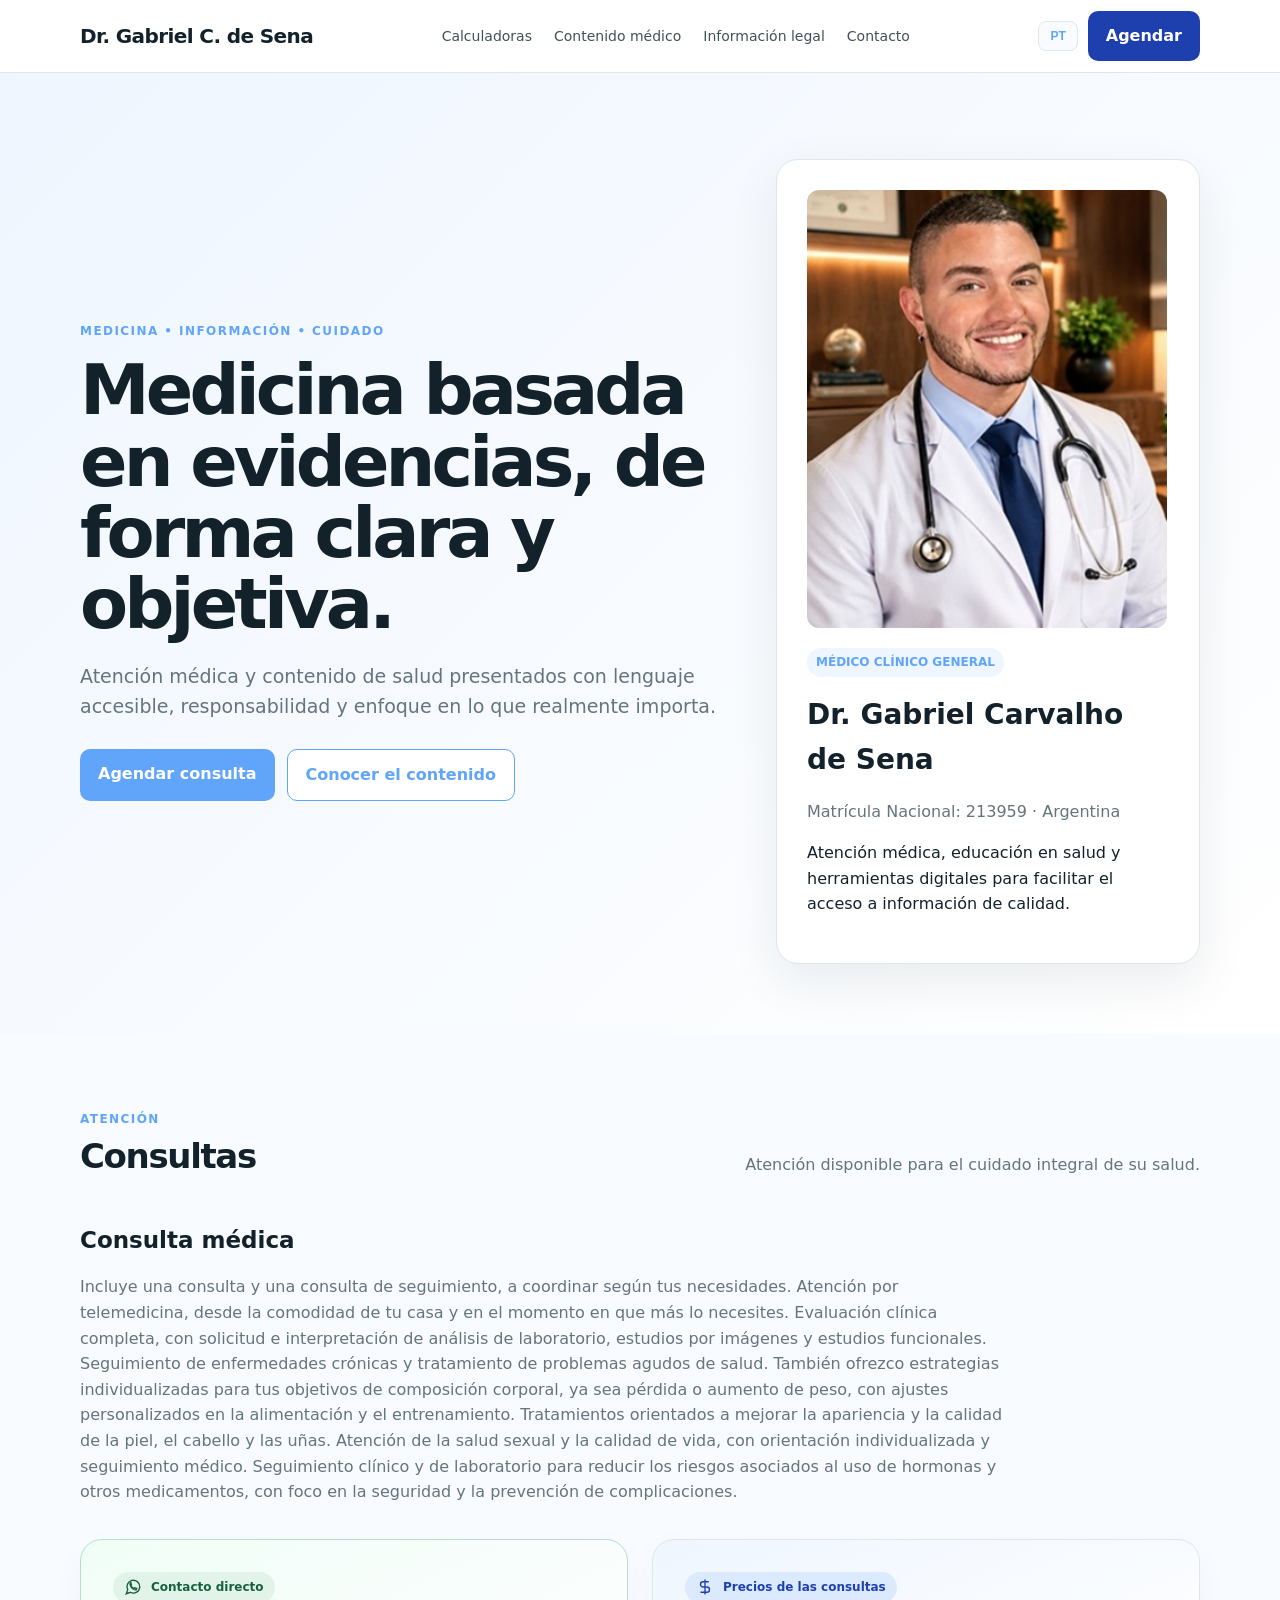
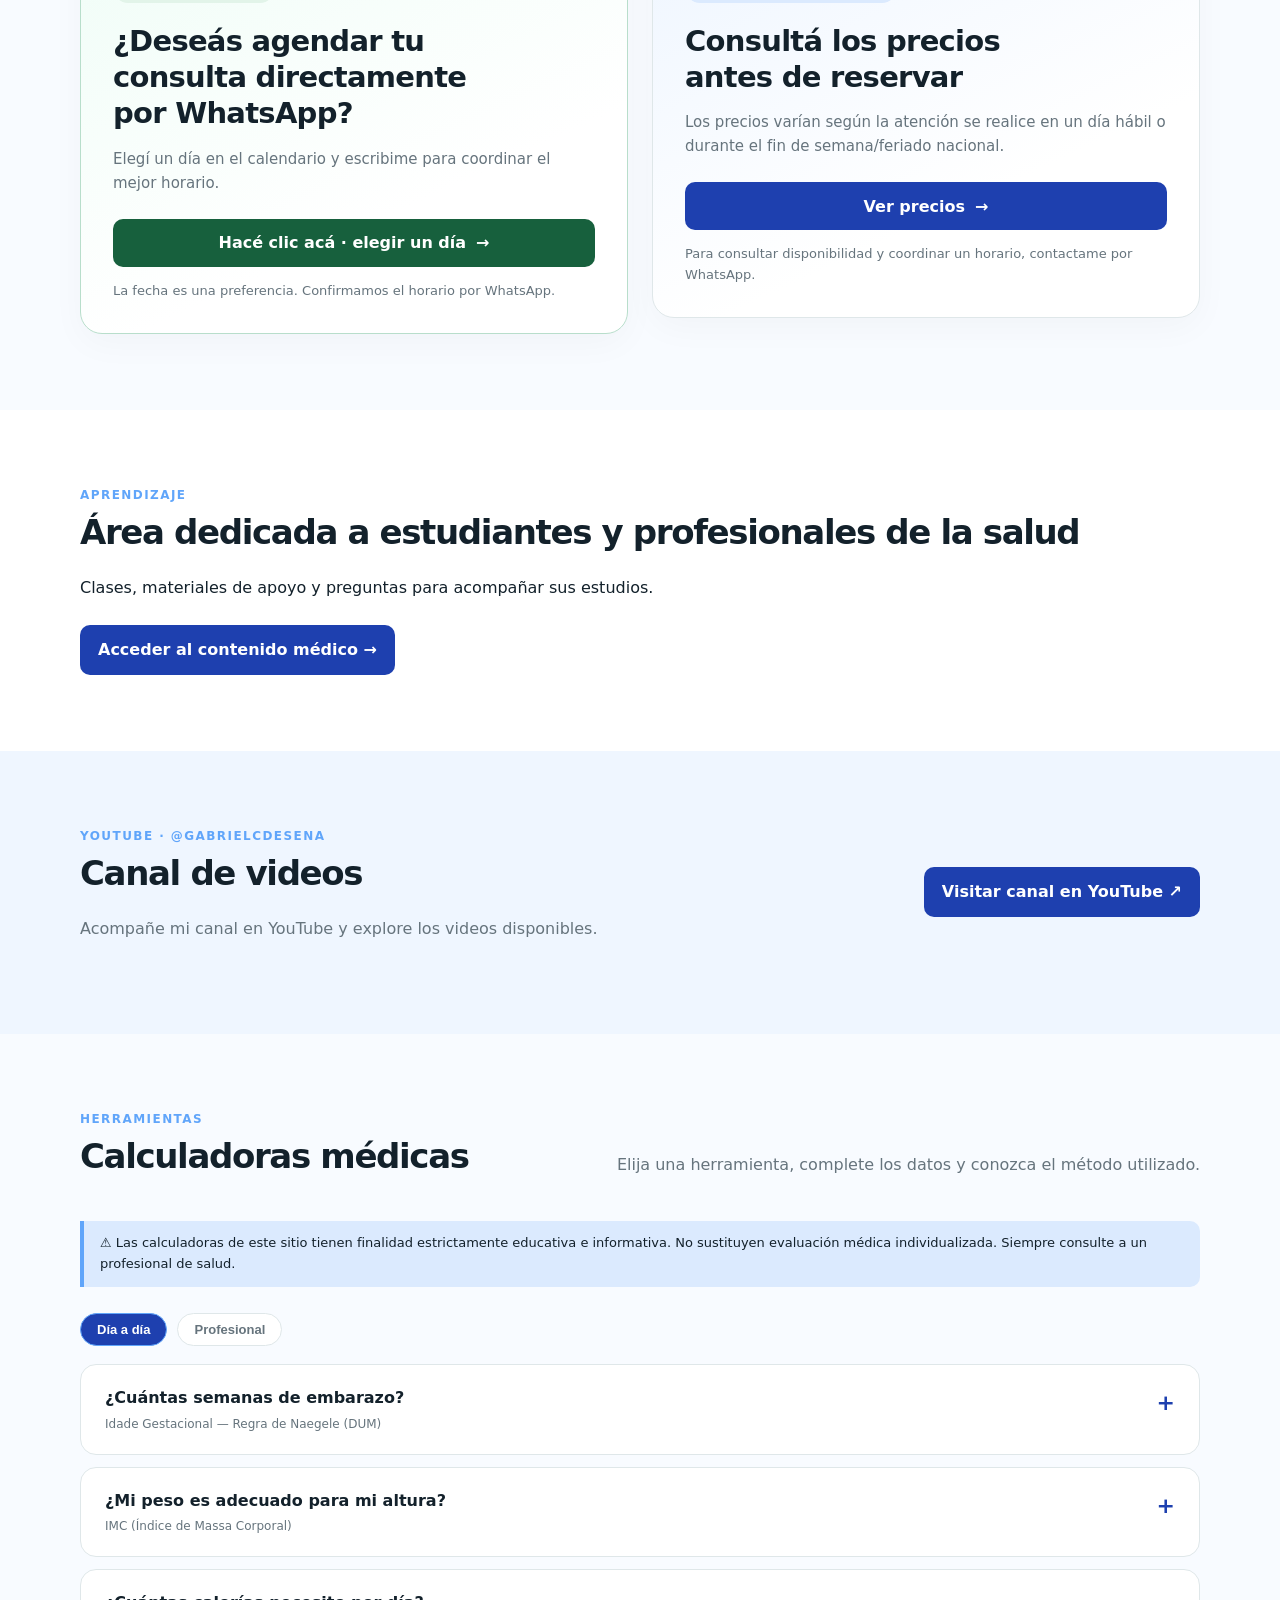
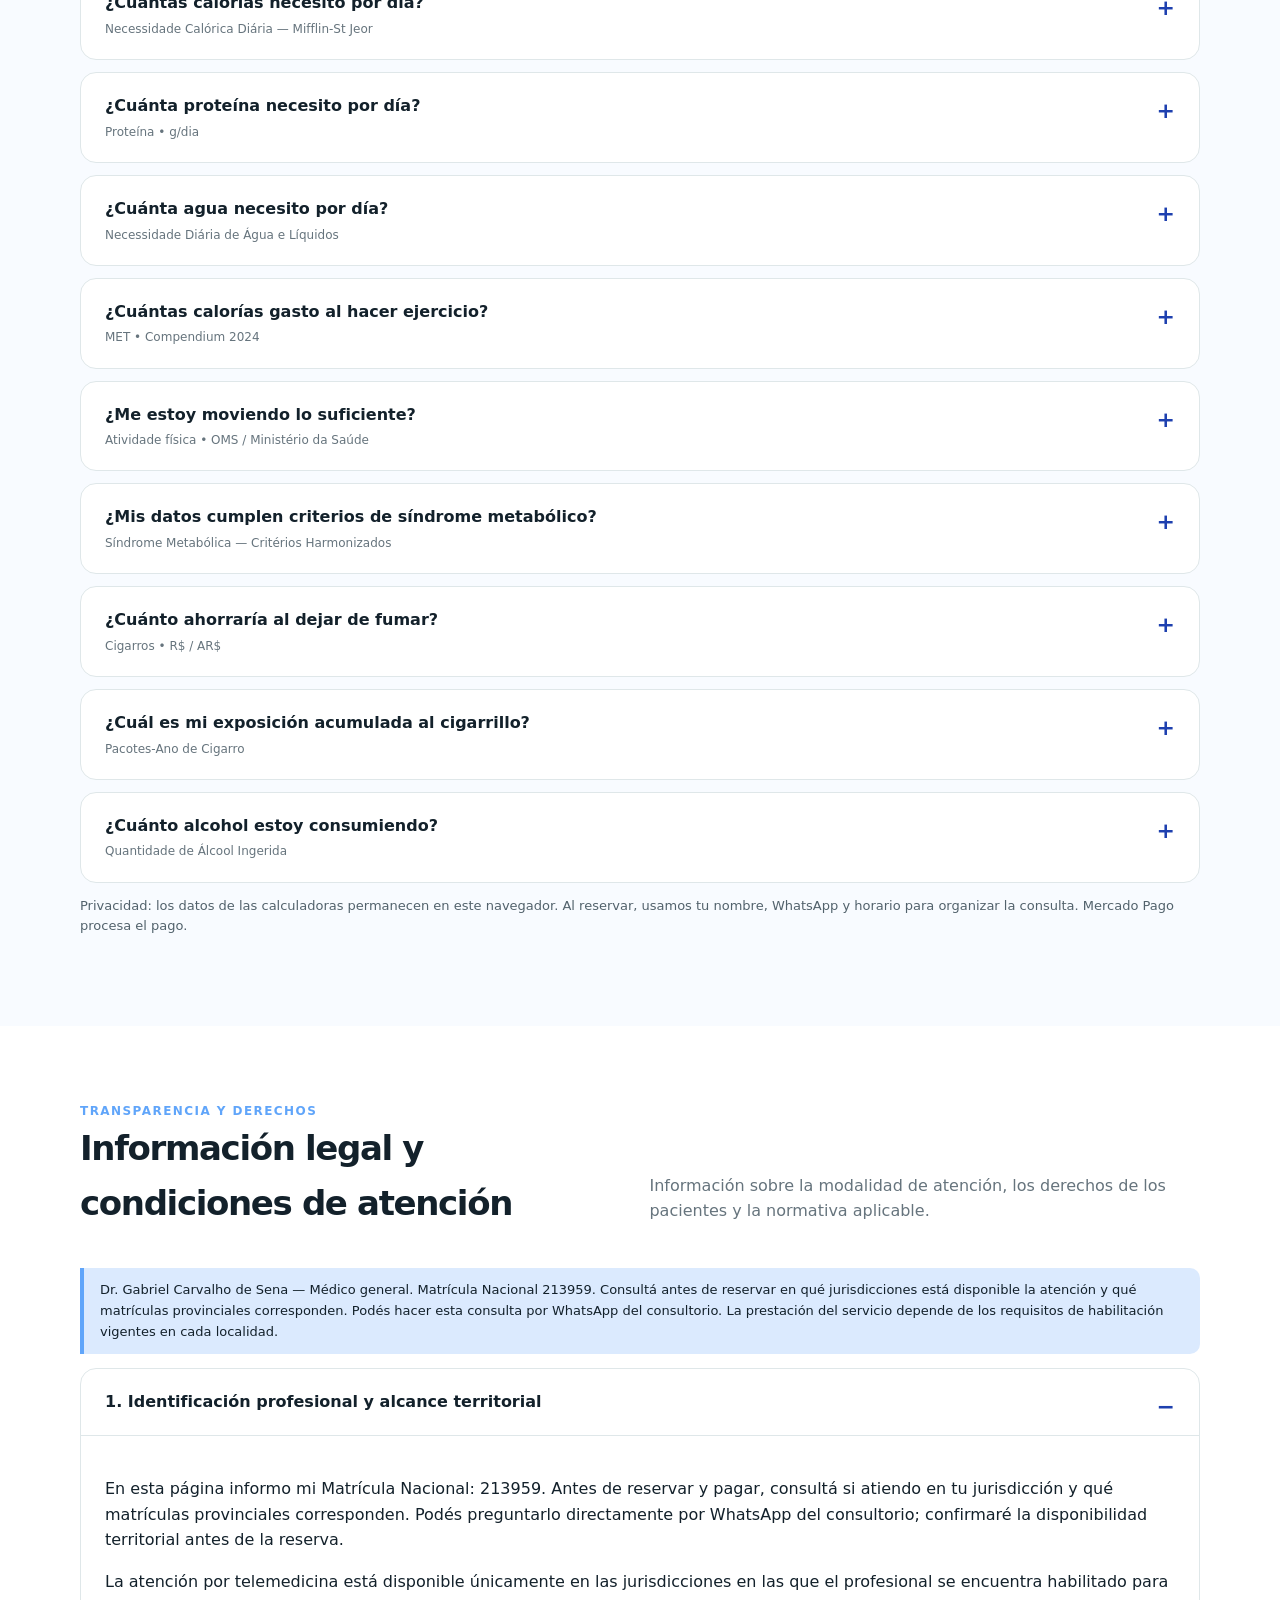
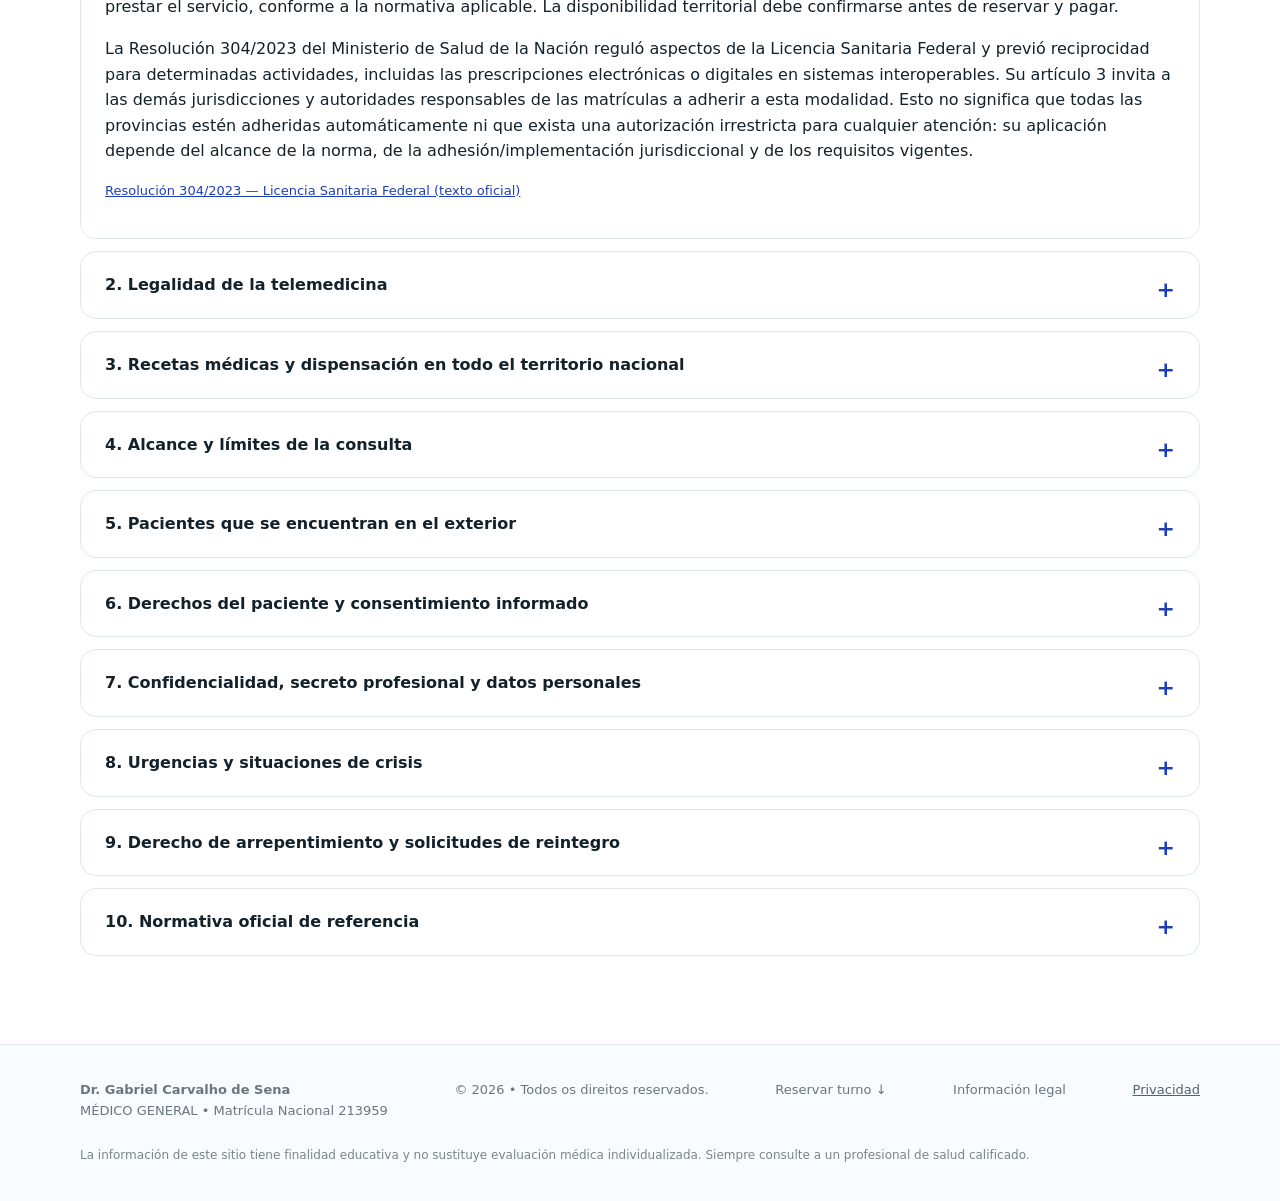
<file: index.html>
<!DOCTYPE html>
<html lang="pt-BR"><head>

<meta charset="utf-8">
<meta name="viewport" content="width=device-width, initial-scale=1">
<title>Dr. Gabriel C. de Sena — Médico Clínico Geral</title>
<meta name="description" content="Sitio profesional del Dr. Gabriel Carvalho de Sena, médico general. Atención médica, telemedicina, información legal y herramientas educativas.">
<style>
:root{--ink:#13212b;--muted:#66747d;--line:#dfe7e9;--bg:#f8fbff;--card:#fff;--accent:#60a5fa;--accent2:#3b82f6;--accent-light:#eff6ff;--warn:#c9a227;--danger:#b42318}*{box-sizing:border-box}html{scroll-behavior:smooth;overflow-x:hidden}body{margin:0;font-family:Inter,system-ui,-apple-system,"Segoe UI",sans-serif;color:var(--ink);background:var(--bg);line-height:1.6;overflow-x:hidden}img{max-width:100%;height:auto}a{text-decoration:none;color:inherit}.container{width:min(1120px,92%);margin:auto}header{position:sticky;top:0;background:#ffffffee;backdrop-filter:blur(12px);border-bottom:1px solid var(--line);z-index:10}.nav{min-height:72px;display:flex;align-items:center;justify-content:space-between;gap:20px}.brand{font-weight:800;letter-spacing:-.03em;font-size:20px;white-space:nowrap}.nav-links{display:flex;gap:22px;font-size:14px;color:#41505a;align-items:center}.nav-links a:hover{color:var(--accent)}.nav-actions{display:flex;align-items:center;gap:10px}.menu-toggle{display:none;background:#fff;border:1px solid var(--line);border-radius:9px;width:42px;height:42px;font-size:23px;line-height:1;cursor:pointer;color:var(--ink)}.lang-switch{background:var(--bg);border:1px solid var(--line);border-radius:8px;padding:7px 11px;font-size:12px;font-weight:700;cursor:pointer;color:var(--accent)}.lang-switch:hover{background:var(--accent);color:#fff;border-color:var(--accent)}.btn{display:inline-block;padding:12px 18px;border-radius:10px;background:var(--accent);color:#fff;font-weight:700;border:0;cursor:pointer;text-align:center}.btn:hover{background:var(--accent2)}.btn.secondary{background:#fff;color:var(--accent);border:1px solid var(--accent)}.btn.small{padding:8px 14px;font-size:13px}.hero{padding:86px 0 70px;background:linear-gradient(135deg,#eff6ff,#fff)}.hero-grid{display:grid;grid-template-columns:1.2fr .8fr;gap:60px;align-items:center}.kicker{text-transform:uppercase;letter-spacing:.12em;font-size:12px;font-weight:800;color:var(--accent)}h1{font-size:clamp(42px,6vw,70px);line-height:1.02;letter-spacing:-.055em;margin:14px 0 20px;overflow-wrap:anywhere}h2{font-size:34px;letter-spacing:-.04em;margin:0 0 10px}h3{margin:0 0 8px}.lead{font-size:19px;color:var(--muted);max-width:650px}.actions{display:flex;gap:12px;flex-wrap:wrap;margin-top:28px}.profile-card{background:#fff;border:1px solid var(--line);border-radius:22px;padding:30px;box-shadow:0 18px 50px #13212b14;min-width:0}.avatar{width:100%;max-width:360px;height:auto;aspect-ratio:auto;border-radius:12px;background:var(--accent-light);display:grid;place-items:center;color:var(--accent);font-size:30px;font-weight:800;margin-bottom:20px}img.avatar{object-fit:contain;display:block!important;background:none!important}.badge{display:inline-block;background:var(--accent-light);color:var(--accent);padding:5px 9px;border-radius:999px;font-size:12px;font-weight:800}section{padding:76px 0}.section-head{display:flex;justify-content:space-between;gap:30px;align-items:end;margin-bottom:28px}.section-head p{color:var(--muted);max-width:620px}.grid{display:grid;grid-template-columns:repeat(3,minmax(0,1fr));gap:18px}.card{background:var(--card);border:1px solid var(--line);border-radius:18px;padding:25px;transition:transform .2s,box-shadow .2s;min-width:0}.card:hover{transform:translateY(-3px);box-shadow:0 12px 40px #13212b10}.icon{font-size:26px;margin-bottom:14px}.card p{color:var(--muted);font-size:15px;overflow-wrap:anywhere}.arrow{color:var(--accent);font-weight:800}.about{background:#fff}.about-grid{display:grid;grid-template-columns:.8fr 1.2fr;gap:60px;align-items:start}.facts{display:grid;gap:12px}.fact{padding:16px;border:1px solid var(--line);border-radius:12px;background:var(--bg)}.cta{background:#1e40af;color:#fff;border-radius:24px;padding:45px}.cta p{color:#dbeafe}.cta .btn{background:#fff;color:var(--accent2)}footer{padding:35px 0;color:#6a777d;font-size:13px;border-top:1px solid var(--line)}.footer-grid{display:flex;justify-content:space-between;gap:20px}.disclaimer{font-size:12px;color:#7a858a;margin-top:25px}
  
/* Calculadoras */
.calc-card{background:var(--card);border:1px solid var(--line);border-radius:18px;padding:24px}
.calc-card h3{font-size:18px;margin-bottom:14px;color:var(--accent)}
.calc-card label{display:block;font-size:13px;font-weight:600;color:var(--muted);margin:10px 0 4px}
.calc-card input,.calc-card select{width:100%;padding:10px 12px;border:1px solid var(--line);border-radius:10px;font-size:14px;font-family:inherit}
.calc-card input:focus,.calc-card select:focus{outline:none;border-color:var(--accent)}
.calc-card input[type="checkbox"]{width:auto;margin:0 7px 0 0;accent-color:var(--accent)}
.check-row{display:flex!important;align-items:flex-start;gap:2px;font-weight:500!important;color:var(--ink)!important}
.calc-result{background:var(--accent-light);border-radius:12px;padding:14px;margin-top:14px;font-size:15px}
.calc-result strong{color:var(--accent);font-size:18px}
.calc-ref{font-size:11px;color:#8899a0;margin-top:8px}
.hidden{display:none}

/* Tabs */
.tabs{display:flex;gap:8px;margin-bottom:20px;flex-wrap:wrap}
.tab-btn{padding:8px 16px;border-radius:999px;border:1px solid var(--line);background:#fff;cursor:pointer;font-size:13px;font-weight:600;color:var(--muted)}
.tab-btn.active{background:var(--accent);color:#fff;border-color:var(--accent)}
.tab-content{display:none}
.tab-content.active{display:block}

/* Alertas */
.alert-info{background:#dbeafe;border-left:4px solid var(--accent);padding:12px 16px;border-radius:0 10px 10px 0;font-size:13px;color:var(--ink);margin:14px 0}
@media(max-width:900px){.nav{flex-wrap:wrap;padding:12px 0}.menu-toggle{display:block}.nav-links{display:none;order:3;width:100%;flex-direction:column;align-items:stretch;gap:0;padding:8px 0 12px;border-top:1px solid var(--line)}.nav-links.open{display:flex}.nav-links a{padding:10px 4px}.nav-actions .btn{display:none}.hero-grid,.about-grid{grid-template-columns:1fr;gap:34px}.grid{grid-template-columns:1fr}.hero{padding:55px 0}.section-head{display:block}.footer-grid{flex-direction:column}.tabs{flex-wrap:nowrap;overflow-x:auto;overscroll-behavior-inline:contain;padding:2px 2px 10px;scrollbar-width:thin}.tab-btn{flex:0 0 auto}.profile-card{max-width:620px}}
@media(max-width:560px){.container{width:min(100% - 28px,1120px)}.nav{gap:10px}.brand{font-size:16px}.nav-actions{gap:6px}.lang-switch{padding:7px 9px}.hero{padding:42px 0 46px}h1{font-size:clamp(34px,11vw,46px);letter-spacing:-.045em}.lead{font-size:17px}.actions{display:grid;grid-template-columns:1fr}.actions .btn{width:100%}section{padding:50px 0}h2{font-size:29px}.profile-card,.card,.calc-card{padding:20px;border-radius:15px}.profile-card h3{font-size:23px!important}.avatar{width:100%;height:auto}.cta{padding:28px 20px;border-radius:18px}.calc-card input,.calc-card select{font-size:16px;padding:12px}.calc-card .btn.small{width:100%;padding:12px;margin-top:16px!important}.calc-result{overflow-wrap:anywhere}.alert-info{padding:11px 12px}.tabs{margin-left:-2px;margin-right:-2px}.footer-grid{gap:8px}}
</style>

<style>
 [hidden]{display:none!important} section[id],details[id]{scroll-margin-top:110px}.audiences{display:flex;gap:10px;margin:26px 0 18px;flex-wrap:wrap}.calculator{margin:12px 0;border:1px solid var(--line);border-radius:16px;background:white;overflow:hidden}.calculator>summary{cursor:pointer;padding:20px 24px;font-weight:750;list-style:none;position:relative;padding-right:50px}.calculator>summary::after{content:'+';position:absolute;right:24px;top:20px;font-size:22px;color:#1e40af}.calculator[open]>summary::after{content:'−'}.calculator>summary small{display:block;color:var(--muted);font-size:12px;font-weight:400;margin-top:4px}.calculator .calc-card{border:0;border-top:1px solid var(--line);border-radius:0}.calculator .calc-ref{font-size:13px;color:#52626c;line-height:1.65}.calculator .calc-ref a{color:#1e40af;text-decoration:underline}.calculator .calc-result strong{color:#1e40af!important}.calculator .btn,.audiences .active{background:#1e40af;color:white}.calculator .secondary{background:white;color:#1e40af;border-color:#1e40af}.calculator input,.calculator select{max-width:560px;display:block}.calculator input[type=checkbox]{display:inline}.calculator label{color:#41505a;font-size:14px}.tool-actions{display:flex;gap:10px;flex-wrap:wrap;margin-top:15px}.tool-actions a{color:#1e40af;text-decoration:underline;align-self:center;font-size:14px}.calculator progress{width:100%;accent-color:#1e40af}.reference-box{border-top:1px solid var(--line);margin-top:22px;padding-top:12px}.error{color:#b42318;font-weight:600}.feature-grid{display:grid;grid-template-columns:repeat(2,minmax(0,1fr));gap:20px}.feature-grid a{display:block}.content-link{margin-top:24px}.content-link .btn,.channel .btn{background:#1e40af}.channel{background:var(--accent-light)}.channel .container{display:flex;justify-content:space-between;align-items:center;gap:30px}.channel p{max-width:620px;color:var(--muted)}.skip-link{position:fixed;top:-100px;left:12px;background:white;padding:12px;z-index:100}.skip-link:focus{top:10px}:focus-visible{outline:3px solid #1e40af!important;outline-offset:4px}.mobile-contact{display:none}.privacy{font-size:13px;color:#52626c}.page-heading{font-size:clamp(32px,5vw,52px);max-width:850px}.back-link{display:inline-block;margin-bottom:22px;color:#1e40af;text-decoration:underline}@media(max-width:600px){.feature-grid{grid-template-columns:1fr}.channel .container{display:block}.calculator>summary{padding:18px 45px 18px 18px}.mobile-contact{display:block;position:fixed;bottom:0;left:0;right:0;padding:10px;background:#ffffffee;border-top:1px solid var(--line);z-index:20;text-align:center;padding-bottom:max(10px,env(safe-area-inset-bottom))}.mobile-contact a{color:#1e40af;font-weight:750;display:block;min-height:28px}body{padding-bottom:70px}.tool-actions{display:grid}.calculator .tool-actions .btn.small{margin-top:0!important}.calc-card{padding:18px}}@media(prefers-reduced-motion:reduce){html{scroll-behavior:auto}*{transition:none!important}}</style><meta property="og:type" content="website"><meta property="og:title" content="Dr. Gabriel C. de Sena — Saúde e calculadoras médicas"><meta property="og:description" content="Consultas, ferramentas para o dia a dia e conteúdo para estudantes e profissionais da saúde."><meta property="og:image" content="Imagens/foto.perfil.jpeg"><meta property="og:image:alt" content="Dr. Gabriel C. de Sena"><meta property="og:locale" content="pt_BR"><meta name="twitter:card" content="summary"><meta name="twitter:title" content="Dr. Gabriel C. de Sena"><meta name="twitter:description" content="Saúde, calculadoras médicas e conteúdo educativo."><meta name="twitter:image" content="Imagens/foto.perfil.jpeg"><style>/* Navegação sempre visível, inclusive no celular. */
html,body{overflow-x:clip}
@media(max-width:900px){
 header .nav{display:grid;grid-template-columns:minmax(0,1fr) auto;gap:8px 12px;padding:10px 0}
 header .brand{white-space:normal;line-height:1.25;min-width:0}
 header .nav-actions{grid-column:2;grid-row:1}
 header .menu-toggle{display:none!important}
 header .nav-links,header .nav-links.open{display:flex!important;grid-column:1 / -1;grid-row:2;flex-direction:row;flex-wrap:wrap;justify-content:center;align-items:center;gap:4px 14px;width:100%;padding:6px 0 0;border-top:1px solid var(--line)}
 header .nav-links a{padding:8px 2px;font-size:14px;line-height:1.4;min-height:36px}
 section[id],details[id]{scroll-margin-top:140px}
}
@media(max-width:360px){header .brand{font-size:15px}header .nav-links{gap:4px 10px}header .nav-links a{font-size:13px}}
</style><style>
/* Consulta médica ocupa toda a largura disponível. */
#consultas .grid{grid-template-columns:minmax(0,1fr)}
</style>
<link rel="stylesheet" href="assets/home-booking.css?v=14">
</head>
  
<body><a data-pt="Pular para o conteúdo" data-es="Saltar al contenido" class="skip-link" href="#principal">Pular para o conteúdo</a>

<header>
  <div class="container nav">
    <a class="brand" href="index.html">Dr. Gabriel C. de Sena</a>
    <nav class="nav-links" id="mainNav"><a href="#ferramentas" data-pt="Calculadoras" data-es="Calculadoras">Calculadoras</a><a href="conteudo-medico.html" data-pt="Conteúdo médico" data-es="Contenido médico">Conteúdo médico</a><a href="#respaldo-legal" data-pt="Informações legais" data-es="Información legal">Informações legais</a><a href="#agendamento" data-pt="Contato" data-es="Contacto">Contato</a></nav>
    <div class="nav-actions">
      <button class="lang-switch" onclick="toggleLang()" id="langBtn" type="button">PT</button>
      <a class="btn" href="#agendamento" id="heroBtn" data-pt="Agendar" data-es="Agendar">Agendar</a>
      <button class="menu-toggle" id="menuToggle" type="button" aria-label="Abrir menu" aria-expanded="false" aria-controls="mainNav">☰</button>
    </div>
  </div>
</header>

<main id="principal">

<!-- HERO -->
<section class="hero">
  <div class="container hero-grid">
    <div>
      <div class="kicker" data-pt="Medicina • Informação • Cuidado" data-es="Medicina • Información • Cuidado">Medicina • Informação • Cuidado</div>
      <h1 data-pt="Medicina baseada em evidências, de forma clara e objetiva." data-es="Medicina basada en evidencias, de forma clara y objetiva.">Medicina baseada em evidências, de forma clara e objetiva.</h1>
      <p class="lead" data-pt="Atendimento médico e conteúdo de saúde apresentados com linguagem acessível, responsabilidade e foco no que realmente importa." data-es="Atención médica y contenido de salud presentados con lenguaje accesible, responsabilidad y enfoque en lo que realmente importa.">Atendimento médico e conteúdo de saúde apresentados com linguagem acessível, responsabilidade e foco no que realmente importa.</p>
      <div class="actions">
        <a class="btn" href="#agendamento" data-pt="Agendar consulta" data-es="Agendar consulta">Agendar consulta</a>
        <a class="btn secondary" href="conteudo-medico.html" data-pt="Conhecer o conteúdo" data-es="Conocer el contenido">Conhecer o conteúdo</a>
      </div>
    </div>
    <div class="profile-card">
      <img class="avatar" src="Imagens/foto.perfil.jpeg" alt="Dr. Gabriel De Sena" decoding="async" fetchpriority="high">
      <span class="badge" data-pt="MÉDICO CLÍNICO GERAL" data-es="MÉDICO CLÍNICO GENERAL">MÉDICO CLÍNICO GERAL</span>
      <h3 style="font-size:28px;margin-top:16px">Dr. Gabriel Carvalho de Sena</h3>
      <p style="color:var(--muted)" data-pt="Matrícula Nacional: 213959 · Argentina" data-es="Matrícula Nacional: 213959 · Argentina">Matrícula Nacional: 213959 · Argentina</p>
      <p data-pt="Atendimento médico, educação em saúde e ferramentas digitais para facilitar o acesso à informação de qualidade." data-es="Atención médica, educación en salud y herramientas digitales para facilitar el acceso a información de calidad.">Atendimento médico, educação em saúde e ferramentas digitais para facilitar o acesso à informação de qualidade.</p>
    </div>
  </div>
</section>

<!-- CONSULTAS -->
<!-- CONTEÚDO -->


<!-- FERRAMENTAS / CALCULADORAS -->
<!-- ESTUDOS (resumo na home) -->


<!-- CONTATO -->


<section id="consultas">
  <div class="container">
    <div class="section-head">
      <div>
        <div class="kicker" data-pt="Atendimento" data-es="Atención">Atendimento</div>
        <h2 data-pt="Consultas" data-es="Consultas">Consultas</h2>
      </div>
      <p data-pt="Atendimento disponível para o cuidado integral da sua saúde." data-es="Atención disponible para el cuidado integral de su salud.">Atendimento disponível para o cuidado integral da sua saúde.</p>
    </div>
    <div class="service-intro">
      <h3 data-pt="Consulta médica" data-es="Consulta médica">Consulta médica</h3>
      <p data-pt="Inclui uma consulta e um retorno, a serem agendados conforme sua necessidade. Atendimento por telemedicina, na palma da sua mão, no conforto da sua casa, no momento em que você mais precisa. Avaliação clínica completa, com solicitação e interpretação de exames laboratoriais, de imagem e funcionais. Acompanhamento de doenças crônicas e tratamento de condições agudas de saúde. Também ofereço estratégias individualizadas para seus objetivos de composição corporal, seja perda ou ganho de peso, com ajustes personalizados na alimentação e no treino. Tratamentos voltados à melhora da aparência e da qualidade da pele, dos cabelos e das unhas. Cuidado com a saúde sexual e a qualidade de vida, com orientação individualizada e acompanhamento médico. Acompanhamento clínico e laboratorial para redução de danos associados ao uso de hormônios e de outras medicações, com foco na segurança e na prevenção de complicações." data-es="Incluye una consulta y una consulta de seguimiento, a coordinar según tus necesidades. Atención por telemedicina, desde la comodidad de tu casa y en el momento en que más lo necesites. Evaluación clínica completa, con solicitud e interpretación de análisis de laboratorio, estudios por imágenes y estudios funcionales. Seguimiento de enfermedades crónicas y tratamiento de problemas agudos de salud. También ofrezco estrategias individualizadas para tus objetivos de composición corporal, ya sea pérdida o aumento de peso, con ajustes personalizados en la alimentación y el entrenamiento. Tratamientos orientados a mejorar la apariencia y la calidad de la piel, el cabello y las uñas. Atención de la salud sexual y la calidad de vida, con orientación individualizada y seguimiento médico. Seguimiento clínico y de laboratorio para reducir los riesgos asociados al uso de hormonas y otros medicamentos, con foco en la seguridad y la prevención de complicaciones.">Inclui uma consulta e um retorno, a serem agendados conforme sua necessidade. Atendimento por telemedicina, na palma da sua mão, no conforto da sua casa, no momento em que você mais precisa. Avaliação clínica completa, com solicitação e interpretação de exames laboratoriais, de imagem e funcionais. Acompanhamento de doenças crônicas e tratamento de condições agudas de saúde. Também ofereço estratégias individualizadas para seus objetivos de composição corporal, seja perda ou ganho de peso, com ajustes personalizados na alimentação e no treino. Tratamentos voltados à melhora da aparência e da qualidade da pele, dos cabelos e das unhas. Cuidado com a saúde sexual e a qualidade de vida, com orientação individualizada e acompanhamento médico. Acompanhamento clínico e laboratorial para redução de danos associados ao uso de hormônios e de outras medicações, com foco na segurança e na prevenção de complicações.</p>
    </div>
    <div class="booking-grid" id="agendamento" role="region" tabindex="-1" aria-label="Opções de agendamento">
      <article class="booking-card whatsapp" aria-labelledby="whatsapp-title">
        <div class="booking-label">
          <svg class="booking-symbol" viewBox="0 0 24 24" aria-hidden="true"><path d="M21 11.5a8.5 8.5 0 0 1-12.5 7.5L3 21l2-5.5A8.5 8.5 0 1 1 21 11.5Z"/><path d="M8 8c0 4 4 8 8 8l1-2-3-1-1 1c-2-1-3-2-4-4l1-1-1-3-1 2Z"/></svg>
          <span data-pt="Contato direto" data-es="Contacto directo">Contato direto</span>
        </div>
        <h3 id="whatsapp-title" data-pt="Deseja agendar sua consulta diretamente pelo WhatsApp?" data-es="¿Deseás agendar tu consulta directamente por WhatsApp?">Deseja agendar sua consulta diretamente pelo WhatsApp?</h3>
        <p data-pt="Escolha um dia no calendário e fale comigo para combinarmos o melhor horário." data-es="Elegí un día en el calendario y escribime para coordinar el mejor horario.">Escolha um dia no calendário e fale comigo para combinarmos o melhor horário.</p>
        <button class="btn" id="whatsapp-choose" type="button" aria-expanded="false" aria-controls="whatsapp-calendar"><span data-pt="Clique aqui · escolher um dia" data-es="Hacé clic acá · elegir un día">Clique aqui · escolher um dia</span><span aria-hidden="true">→</span></button>
        <div id="whatsapp-calendar" class="day-picker" hidden role="region" aria-labelledby="whatsapp-month">
          <div class="calendar-head">
            <button class="calendar-nav" id="whatsapp-prev" type="button" aria-label="Mês anterior">‹</button>
            <h4 id="whatsapp-month" aria-live="polite" aria-atomic="true"></h4>
            <button class="calendar-nav" id="whatsapp-next" type="button" aria-label="Próximo mês">›</button>
          </div>
          <div class="calendar-weekdays" id="whatsapp-weekdays" aria-hidden="true"></div>
          <div class="calendar-days" id="whatsapp-days"></div>
          <p class="calendar-instruction" data-pt="Toque em um dia para abrir o WhatsApp com a data na mensagem." data-es="Tocá un día para abrir WhatsApp con la fecha en el mensaje.">Toque em um dia para abrir o WhatsApp com a data na mensagem.</p>
        </div>
        <p class="booking-note" data-pt="A data é uma preferência. Confirmamos o horário pelo WhatsApp." data-es="La fecha es una preferencia. Confirmamos el horario por WhatsApp.">A data é uma preferência. Confirmamos o horário pelo WhatsApp.</p>
        <noscript><a class="booking-fallback" href="https://wa.me/5493756528947" target="_blank" rel="noopener noreferrer">Falar pelo WhatsApp / Escribir por WhatsApp →</a></noscript>
      </article>
      <article class="booking-card online" aria-labelledby="prices-title">
        <div class="booking-label">
          <svg class="booking-symbol" viewBox="0 0 24 24" aria-hidden="true"><path d="M12 2v20M17 5H9.5a3.5 3.5 0 0 0 0 7h5a3.5 3.5 0 0 1 0 7H6"/></svg>
          <span data-pt="Valores das consultas" data-es="Precios de las consultas">Valores das consultas</span>
        </div>
        <h3 id="prices-title" data-pt="Consulte os valores antes de agendar" data-es="Consultá los precios antes de reservar">Consulte os valores antes de agendar</h3>
        <p data-pt="Os valores variam conforme o atendimento seja realizado em dia útil ou em fim de semana/feriado nacional." data-es="Los precios varían según la atención se realice en un día hábil o durante el fin de semana/feriado nacional.">Os valores variam conforme o atendimento seja realizado em dia útil ou em fim de semana/feriado nacional.</p>
        <button class="btn" id="prices-toggle" type="button" aria-expanded="false" aria-controls="consultation-prices"><span data-pt="Ver preços" data-es="Ver precios">Ver preços</span><span aria-hidden="true">→</span></button>
        <div id="consultation-prices" class="day-picker" hidden>
          <div class="price-line"><strong data-pt="Consultas seguintes" data-es="Consultas siguientes">Consultas seguintes</strong><span>ARS 32.000</span></div>
          <div class="price-line"><strong data-pt="Fins de semana e feriados nacionais" data-es="Fines de semana y feriados nacionales">Fins de semana e feriados nacionais</strong><span>ARS 40.000</span></div>
        </div>
        <p class="booking-note" data-pt="Para consultar disponibilidade e combinar um horário, entre em contato pelo WhatsApp." data-es="Para consultar disponibilidad y coordinar un horario, contactame por WhatsApp.">Para consultar disponibilidade e combinar um horário, entre em contato pelo WhatsApp.</p>
      </article>
    </div>
</div></section>

<section id="conteudo" class="about"><div class="container"><div class="kicker" data-pt="Aprendizado" data-es="Aprendizaje">Aprendizado</div><h2 data-pt="Área dedicada a estudantes e profissionais da saúde" data-es="Área dedicada a estudiantes y profesionales de la salud">Área dedicada a estudantes e profissionais da saúde</h2><p data-pt="Aulas, materiais de apoio e questões para acompanhar seus estudos." data-es="Clases, materiales de apoyo y preguntas para acompañar sus estudios.">Aulas, materiais de apoio e questões para acompanhar seus estudos.</p><div class="content-link"><a class="btn" href="conteudo-medico.html" data-pt="Acessar conteúdo médico →" data-es="Acceder al contenido médico →">Acessar conteúdo médico →</a></div></div></section><section class="channel" id="videos"><div class="container"><div><div class="kicker">YouTube · @gabrielcdesena</div><h2 data-pt="Canal de vídeos" data-es="Canal de videos">Canal de vídeos</h2><p data-pt="Acompanhe meu canal no YouTube e explore os vídeos disponíveis." data-es="Acompañe mi canal en YouTube y explore los videos disponibles.">Acompanhe meu canal no YouTube e explore os vídeos disponíveis.</p></div><a class="btn" href="https://www.youtube.com/@gabrielcdesena" data-pt="Acessar canal no YouTube ↗" data-es="Visitar canal en YouTube ↗" target="_blank" rel="noopener noreferrer">Acessar canal no YouTube ↗</a></div></section><section id="ferramentas">
  <div class="container">
    <div class="section-head">
      <div>
        <div class="kicker" data-pt="Ferramentas" data-es="Herramientas">Ferramentas</div>
        <h2 data-pt="Calculadoras médicas" data-es="Calculadoras médicas">Calculadoras médicas</h2>
      </div>
      <p data-pt="Escolha uma ferramenta, preencha os dados e conheça o método utilizado." data-es="Elija una herramienta, complete los datos y conozca el método utilizado.">Escolha uma ferramenta, preencha os dados e conheça o método utilizado.</p>
    </div>

    <div class="alert-info" data-pt="⚠️ As calculadoras deste site têm finalidade estritamente educativa e informativa. Não substituem avaliação médica individualizada. Sempre consulte um profissional de saúde." data-es="⚠️ Las calculadoras de este sitio tienen finalidad estrictamente educativa e informativa. No sustituyen evaluación médica individualizada. Siempre consulte a un profesional de salud.">⚠️ As calculadoras deste site têm finalidade estritamente educativa e informativa. Não substituem avaliação médica individualizada. Sempre consulte um profissional de saúde.</div>

    

    <!-- IMC -->
    <div class="audiences" role="group" aria-label="Calculadoras"><button type="button" class="tab-btn active" data-audience="daily" aria-pressed="true" data-pt="Dia a dia" data-es="Día a día">Dia a dia</button><button type="button" class="tab-btn" data-audience="pro" aria-pressed="false" data-pt="Profissional" data-es="Profesional">Profissional</button></div>    <details id="tab-ig" class="calculator" data-audience="daily"><summary><span data-pt="Quantas semanas de gravidez?" data-es="¿Cuántas semanas de embarazo?">Quantas semanas de gravidez?</span><small data-pt="Idade Gestacional — Regra de Naegele (DUM)" data-es="Idade Gestacional — Regra de Naegele (DUM)">Idade Gestacional — Regra de Naegele (DUM)</small></summary><div class="calc-card"><p class="error" role="alert"></p>
        
        <label data-pt="Data da última menstruação (DUM)" data-es="Fecha de la última menstruación (FUM)" for="ig-dum">Data da última menstruação (DUM)</label>
        <input type="date" id="ig-dum" required="">
        <button class="btn small" onclick="calcIG()" style="margin-top:12px" data-pt="Calcular" data-es="Calcular">Calcular</button>
        <div id="ig-res" class="calc-result hidden" role="status" aria-live="polite"></div>
        
      <div class="reference-box"><p data-pt="Idade gestacional = dias completos desde o primeiro dia da última menstruação ÷ 7. Data provável do parto = DUM + 280 dias. Pressupõe ciclo de 28 dias; ciclos irregulares, reprodução assistida e ultrassom de primeiro trimestre podem mudar a datação. Não confirma gravidez." data-es="Edad gestacional = días completos desde el primer día de la última menstruación ÷ 7. Fecha probable de parto = FUM + 280 días. Supone ciclo de 28 días; ciclos irregulares, reproducción asistida y ecografía del primer trimestre pueden cambiar la datación. No confirma embarazo." class="calc-ref">Idade gestacional = dias completos desde o primeiro dia da última menstruação ÷ 7. Data provável do parto = DUM + 280 dias. Pressupõe ciclo de 28 dias; ciclos irregulares, reprodução assistida e ultrassom de primeiro trimestre podem mudar a datação. Não confirma gravidez.</p><p class="calc-ref"><span data-pt="Referências: " data-es="Referencias: ">Referências: </span><a href="https://www.acog.org/clinical/clinical-guidance/committee-opinion/articles/2017/05/methods-for-estimating-the-due-date" target="_blank" rel="noopener noreferrer">ACOG — datação gestacional</a> · </p><p data-pt="Revisão desta implementação: 18/09/2026." data-es="Revisión de esta implementación: 18/09/2026." class="calc-ref">Revisão desta implementação: 18/09/2026.</p></div><div class="tool-actions"><button data-pt="Limpar" data-es="Limpiar" class="btn secondary small" type="button" data-clear="tab-ig">Limpar</button><a data-pt="Link desta calculadora" data-es="Enlace de esta calculadora" href="#tab-ig" data-share="tab-ig">Link desta calculadora</a></div></div></details>

    <details id="tab-imc" class="calculator" data-audience="daily"><summary><span data-pt="Meu peso está adequado para minha altura?" data-es="¿Mi peso es adecuado para mi altura?">Meu peso está adequado para minha altura?</span><small data-pt="IMC (Índice de Massa Corporal)" data-es="IMC (Índice de Massa Corporal)">IMC (Índice de Massa Corporal)</small></summary><div class="calc-card"><p class="error" role="alert"></p>
        
        <label data-pt="Peso (kg)" data-es="Peso (kg)" for="imc-peso">Peso (kg)</label>
        <input type="number" id="imc-peso" step="any" placeholder="Ex: 70" required="" min="20" max="350">
        <label data-pt="Altura (m)" data-es="Altura (m)" for="imc-alt">Altura (m)</label>
        <input type="number" id="imc-alt" step="any" placeholder="Ex: 1.75" required="" min="1.2" max="2.3">
        <button class="btn small" onclick="calcIMC()" style="margin-top:12px" data-pt="Calcular" data-es="Calcular">Calcular</button>
        <div id="imc-res" class="calc-result hidden" role="status" aria-live="polite"></div>
        
      <div class="reference-box"><p data-pt="Fórmula: IMC = peso (kg) ÷ altura² (m). Classificação de adultos: &lt;18,5 baixo peso; 18,5–24,9 faixa usual; 25–29,9 sobrepeso; ≥30 obesidade. Não avalia diretamente gordura ou músculos; não usar a classificação em crianças ou gestantes." data-es="Fórmula: IMC = peso (kg) ÷ altura² (m). Adultos: &lt;18,5 bajo peso; 18,5–24,9 rango habitual; 25–29,9 sobrepeso; ≥30 obesidad. No mide directamente grasa o músculo; no aplicar a niños o embarazadas." class="calc-ref">Fórmula: IMC = peso (kg) ÷ altura² (m). Classificação de adultos: &lt;18,5 baixo peso; 18,5–24,9 faixa usual; 25–29,9 sobrepeso; ≥30 obesidade. Não avalia diretamente gordura ou músculos; não usar a classificação em crianças ou gestantes.</p><p class="calc-ref"><span data-pt="Referências: " data-es="Referencias: ">Referências: </span><a href="https://www.who.int/news-room/fact-sheets/detail/obesity-and-overweight" target="_blank" rel="noopener noreferrer">OMS — obesidade</a> · </p><p data-pt="Revisão desta implementação: 18/09/2026." data-es="Revisión de esta implementación: 18/09/2026." class="calc-ref">Revisão desta implementação: 18/09/2026.</p></div><div class="tool-actions"><button data-pt="Limpar" data-es="Limpiar" class="btn secondary small" type="button" data-clear="tab-imc">Limpar</button><a data-pt="Link desta calculadora" data-es="Enlace de esta calculadora" href="#tab-imc" data-share="tab-imc">Link desta calculadora</a></div></div></details>

    <details id="tab-cal" class="calculator" data-audience="daily"><summary><span data-pt="Quantas calorias preciso por dia?" data-es="¿Cuántas calorías necesito por día?">Quantas calorias preciso por dia?</span><small data-pt="Necessidade Calórica Diária — Mifflin-St Jeor" data-es="Necessidade Calórica Diária — Mifflin-St Jeor">Necessidade Calórica Diária — Mifflin-St Jeor</small></summary><div class="calc-card"><p class="error" role="alert"></p>
        
        <label data-pt="Peso (kg)" data-es="Peso (kg)" for="cal-peso">Peso (kg)</label>
        <input type="number" id="cal-peso" step="any" placeholder="Ex: 70" required="" min="20" max="350">
        <label data-pt="Altura (cm)" data-es="Altura (cm)" for="cal-alt">Altura (cm)</label>
        <input type="number" id="cal-alt" placeholder="Ex: 175" required="" step="any" min="120" max="230">
        <label data-pt="Idade (anos)" data-es="Edad (años)" for="cal-idade">Idade (anos)</label>
        <input type="number" id="cal-idade" placeholder="Ex: 30" required="" step="1" min="18" max="120">
        <label data-pt="Sexo" data-es="Sexo" for="cal-sexo">Sexo</label>
        <select id="cal-sexo">
          <option value="m" data-pt="Masculino" data-es="Masculino">Masculino</option>
          <option value="f" data-pt="Feminino" data-es="Femenino">Feminino</option>
        </select>
        <label data-pt="Nível de atividade" data-es="Nivel de actividad" for="cal-atv">Nível de atividade</label>
        <select id="cal-atv">
          <option value="1.2" data-pt="Sedentário" data-es="Sedentario">Sedentário</option>
          <option value="1.375" data-pt="Levemente ativo" data-es="Ligeramente activo">Levemente ativo</option>
          <option value="1.55" data-pt="Moderadamente ativo" data-es="Moderadamente activo">Moderadamente ativo</option>
          <option value="1.725" data-pt="Muito ativo" data-es="Muy activo">Muito ativo</option>
          <option value="1.9" data-pt="Extremamente ativo" data-es="Extremadamente activo">Extremamente ativo</option>
        </select>
        <button class="btn small" onclick="calcCal()" style="margin-top:12px" data-pt="Calcular" data-es="Calcular">Calcular</button>
        <div id="cal-res" class="calc-result hidden" role="status" aria-live="polite"></div>
        
      <div class="reference-box"><p data-pt="Mifflin–St Jeor (1990): gasto de repouso = 10 × peso(kg) + 6,25 × altura(cm) − 5 × idade + 5 (homens) ou −161 (mulheres). Gasto diário = repouso × fator de atividade selecionado (1,2–1,9). Esses fatores são aproximações adicionais, não parte da equação original; não determinam uma dieta ou déficit ideal. Adultos não gestantes." data-es="Mifflin–St Jeor (1990): gasto en reposo = 10 × peso(kg) + 6,25 × altura(cm) − 5 × edad + 5 (hombres) o −161 (mujeres). Gasto diario = reposo × factor de actividad (1,2–1,9). Los factores son aproximaciones adicionales, no parte de la ecuación original; no determinan una dieta o déficit ideal. Adultos no embarazadas." class="calc-ref">Mifflin–St Jeor (1990): gasto de repouso = 10 × peso(kg) + 6,25 × altura(cm) − 5 × idade + 5 (homens) ou −161 (mulheres). Gasto diário = repouso × fator de atividade selecionado (1,2–1,9). Esses fatores são aproximações adicionais, não parte da equação original; não determinam uma dieta ou déficit ideal. Adultos não gestantes.</p><p class="calc-ref"><span data-pt="Referências: " data-es="Referencias: ">Referências: </span><a href="https://pubmed.ncbi.nlm.nih.gov/2305711/" target="_blank" rel="noopener noreferrer">Mifflin et al.</a> · </p><p data-pt="Revisão desta implementação: 18/09/2026." data-es="Revisión de esta implementación: 18/09/2026." class="calc-ref">Revisão desta implementação: 18/09/2026.</p></div><div class="tool-actions"><button data-pt="Limpar" data-es="Limpiar" class="btn secondary small" type="button" data-clear="tab-cal">Limpar</button><a data-pt="Link desta calculadora" data-es="Enlace de esta calculadora" href="#tab-cal" data-share="tab-cal">Link desta calculadora</a></div></div></details>

    <details id="tab-proteina" class="calculator" data-audience="daily"><summary><span data-pt="Quanto de proteína preciso por dia?" data-es="¿Cuánta proteína necesito por día?">Quanto de proteína preciso por dia?</span><small>Proteína • g/dia</small></summary><div class="calc-card"><p class="error" role="alert"></p><label for="prot-peso" data-pt="Peso atual (kg)" data-es="Peso actual (kg)">Peso atual (kg)</label><input id="prot-peso" type="number" min="20" max="350" step="any" required="" inputmode="decimal"><label for="prot-alt" data-pt="Altura (cm)" data-es="Altura (cm)">Altura (cm)</label><input id="prot-alt" type="number" min="120" max="230" step="any" required="" inputmode="decimal"><label for="prot-perfil" data-pt="Perfil — adultos saudáveis" data-es="Perfil — adultos sanos">Perfil — adultos saudáveis</label><select id="prot-perfil"><option value="base" data-pt="18–64 anos, sem treinamento regular" data-es="18–64 años, sin entrenamiento regular">18–64 anos, sem treinamento regular</option><option value="treino" data-pt="18–64 anos, treinamento regular" data-es="18–64 años, entrenamiento regular">18–64 anos, treinamento regular</option></select><p class="privacy" data-pt="Estimativa para adultos saudáveis, não gestantes. Doença renal, hepática, edema e outras condições exigem avaliação individual. Aos 65 anos ou mais, a meta também deve ser individualizada." data-es="Estimación para adultos sanos, no embarazadas. Enfermedad renal, hepática, edema y otras condiciones requieren evaluación individual. A partir de los 65 años, la meta también debe individualizarse.">Estimativa para adultos saudáveis, não gestantes. Doença renal, hepática, edema e outras condições exigem avaliação individual. Aos 65 anos ou mais, a meta também deve ser individualizada.</p><button type="button" class="btn small" onclick="calculateNew('proteina')" data-pt="Calcular" data-es="Calcular">Calcular</button><div id="proteina-res" class="calc-result hidden" role="status" aria-live="polite"></div><div class="reference-box"><p data-pt="Proteína = peso(kg) × referência do perfil. EFSA: 0,83 g/kg/dia para adultos saudáveis sem treino regular (referência populacional, não meta esportiva). ISSN: 1,4–2,0 g/kg/dia para adultos saudáveis que treinam. Usa peso atual apenas com IMC 18,5–29,9; fora dessa faixa, orienta individualização em vez de aplicar um ajuste arbitrário. Refere-se a gramas de proteína, não ao peso de carne ou suplemento." data-es="Proteína = peso(kg) × referencia. EFSA: 0,83 g/kg/día en adultos sanos sin entrenamiento regular (referencia poblacional). ISSN: 1,4–2,0 g/kg/día en adultos sanos que entrenan. Usa peso actual solo con IMC 18,5–29,9; fuera del rango, individualizar. Gramos de proteína, no peso de carne o suplemento." class="calc-ref">Proteína = peso(kg) × referência do perfil. EFSA: 0,83 g/kg/dia para adultos saudáveis sem treino regular (referência populacional, não meta esportiva). ISSN: 1,4–2,0 g/kg/dia para adultos saudáveis que treinam. Usa peso atual apenas com IMC 18,5–29,9; fora dessa faixa, orienta individualização em vez de aplicar um ajuste arbitrário. Refere-se a gramas de proteína, não ao peso de carne ou suplemento.</p><p class="calc-ref"><span data-pt="Referências: " data-es="Referencias: ">Referências: </span><a href="https://www.efsa.europa.eu/en/efsajournal/pub/2557" target="_blank" rel="noopener noreferrer">EFSA, 2012</a> · <a href="https://doi.org/10.1186/s12970-017-0177-8" target="_blank" rel="noopener noreferrer">ISSN, 2017</a> · </p><p data-pt="Revisão desta implementação: 18/09/2026." data-es="Revisión de esta implementación: 18/09/2026." class="calc-ref">Revisão desta implementação: 18/09/2026.</p></div><div class="tool-actions"><button data-pt="Limpar" data-es="Limpiar" class="btn secondary small" type="button" data-clear="tab-proteina">Limpar</button><a data-pt="Link desta calculadora" data-es="Enlace de esta calculadora" href="#tab-proteina" data-share="tab-proteina">Link desta calculadora</a></div></div></details>

    <details id="tab-agua" class="calculator" data-audience="daily"><summary><span data-pt="Quanto de água preciso por dia?" data-es="¿Cuánta agua necesito por día?">Quanto de água preciso por dia?</span><small data-pt="Necessidade Diária de Água e Líquidos" data-es="Necessidade Diária de Água e Líquidos">Necessidade Diária de Água e Líquidos</small></summary><div class="calc-card"><p class="error" role="alert"></p>
        
        <label data-pt="Peso (kg)" data-es="Peso (kg)" for="agua-peso">Peso (kg)</label>
        <input type="number" id="agua-peso" min="20" max="350" step="any" placeholder="Ex: 70" required="">
        <label data-pt="Altura (cm)" data-es="Altura (cm)" for="agua-altura">Altura (cm)</label>
        <input type="number" id="agua-altura" min="120" max="230" step="any" placeholder="Ex: 175" required="">
        <label data-pt="Sexo usado para estimar o peso ideal" data-es="Sexo utilizado para estimar el peso ideal" for="agua-sexo">Sexo usado para estimar o peso ideal</label>
        <select id="agua-sexo">
          <option value="m" data-pt="Masculino" data-es="Masculino">Masculino</option>
          <option value="f" data-pt="Feminino" data-es="Femenino">Feminino</option>
        </select>
        <label data-pt="Tempo de exercício no dia (minutos)" data-es="Tiempo de ejercicio en el día (minutos)" for="agua-exercicio">Tempo de exercício no dia (minutos)</label>
        <input type="number" id="agua-exercicio" min="0" max="720" step="any" value="0" placeholder="Ex: 60" required="">
        <label data-pt="Condição do exercício" data-es="Condición del ejercicio" for="agua-condicao">Condição do exercício</label>
        <select id="agua-condicao">
          <option value="normal" data-pt="Clima ameno / suor habitual" data-es="Clima templado / sudor habitual">Clima ameno / suor habitual</option>
          <option value="quente" data-pt="Calor, umidade ou suor intenso" data-es="Calor, humedad o sudor intenso">Calor, umidade ou suor intenso</option>
        </select>
        <button class="btn small" onclick="calcAguaDiaria()" style="margin-top:12px" data-pt="Calcular" data-es="Calcular">Calcular</button>
        <div id="agua-res" class="calc-result hidden" role="status" aria-live="polite"></div>
        
      <div class="reference-box"><p data-pt="Estimativa prática, não uma equação universal validada: 30–35 mL/kg/dia; exercício: 0,4–0,8 L/h (0,6–0,8 no calor). Em IMC ≥30, mantém-se a aproximação anterior: peso ajustado = peso Devine + 0,33 × (peso atual − peso Devine). Devine: 50 kg (homens) ou 45,5 kg (mulheres) + 2,3 × polegadas acima de 60; abaixo disso, incremento zero. Esse ajuste não é uma recomendação universal de hidratação. EFSA usa referências populacionais de água total, incluindo alimentos, e não valida essa combinação. Não force ingestão nem ganhe peso durante exercício; perdas por suor variam. Doença renal/cardíaca, cirrose, gestação e lactação exigem individualização." data-es="Estimación práctica, no una ecuación universal validada: 30–35 mL/kg/día; ejercicio: 0,4–0,8 L/h (0,6–0,8 con calor). Con IMC ≥30: peso ajustado = peso Devine + 0,33 × (peso actual − peso Devine). Devine: 50 kg (hombres) o 45,5 kg (mujeres) + 2,3 × pulgadas por encima de 60; por debajo, incremento cero. Este ajuste no es una recomendación universal. EFSA utiliza referencias poblacionales de agua total, incluidos alimentos, y no valida esta combinación. No fuerce ingesta ni aumente de peso al ejercitarse. Enfermedad renal/cardíaca, cirrosis, embarazo y lactancia requieren individualización." class="calc-ref">Estimativa prática, não uma equação universal validada: 30–35 mL/kg/dia; exercício: 0,4–0,8 L/h (0,6–0,8 no calor). Em IMC ≥30, mantém-se a aproximação anterior: peso ajustado = peso Devine + 0,33 × (peso atual − peso Devine). Devine: 50 kg (homens) ou 45,5 kg (mulheres) + 2,3 × polegadas acima de 60; abaixo disso, incremento zero. Esse ajuste não é uma recomendação universal de hidratação. EFSA usa referências populacionais de água total, incluindo alimentos, e não valida essa combinação. Não force ingestão nem ganhe peso durante exercício; perdas por suor variam. Doença renal/cardíaca, cirrose, gestação e lactação exigem individualização.</p><p class="calc-ref"><span data-pt="Referências: " data-es="Referencias: ">Referências: </span><a href="https://www.efsa.europa.eu/en/efsajournal/pub/1459" target="_blank" rel="noopener noreferrer">EFSA — água total</a> · <a href="https://doi.org/10.1249/mss.0b013e31802ca597" target="_blank" rel="noopener noreferrer">ACSM — exercício e reposição de líquidos</a> · </p><p data-pt="Revisão desta implementação: 18/09/2026." data-es="Revisión de esta implementación: 18/09/2026." class="calc-ref">Revisão desta implementação: 18/09/2026.</p></div><div class="tool-actions"><button data-pt="Limpar" data-es="Limpiar" class="btn secondary small" type="button" data-clear="tab-agua">Limpar</button><a data-pt="Link desta calculadora" data-es="Enlace de esta calculadora" href="#tab-agua" data-share="tab-agua">Link desta calculadora</a></div></div></details>

    <details id="tab-exercicio" class="calculator" data-audience="daily"><summary><span data-pt="Quantas calorias gasto no exercício?" data-es="¿Cuántas calorías gasto al hacer ejercicio?">Quantas calorias gasto no exercício?</span><small>MET • Compendium 2024</small></summary><div class="calc-card"><p class="error" role="alert"></p><label for="ex-peso" data-pt="Peso (kg)" data-es="Peso (kg)">Peso (kg)</label><input id="ex-peso" type="number" min="20" max="350" step="any" required="" inputmode="decimal"><label for="ex-min" data-pt="Duração (minutos)" data-es="Duración (minutos)">Duração (minutos)</label><input id="ex-min" type="number" min="1" max="720" step="any" required="" inputmode="decimal"><label for="ex-met" data-pt="Atividade — estimativa para adultos de 19–59 anos" data-es="Actividad — estimación para adultos de 19–59 años">Atividade — estimativa para adultos de 19–59 anos</label><select id="ex-met"><option value="3.8" data-pt="Caminhada em plano, 4,5–5,5 km/h" data-es="Caminata en llano, 4,5–5,5 km/h">Caminhada em plano, 4,5–5,5 km/h</option><option value="4.8" data-pt="Caminhada em plano, 5,6–6,3 km/h" data-es="Caminata en llano, 5,6–6,3 km/h">Caminhada em plano, 5,6–6,3 km/h</option><option value="8.5" data-pt="Corrida, 8–8,4 km/h" data-es="Carrera, 8–8,4 km/h">Corrida, 8–8,4 km/h</option><option value="4" data-pt="Bicicleta de lazer, abaixo de 16 km/h" data-es="Bicicleta recreativa, menos de 16 km/h">Bicicleta de lazer, abaixo de 16 km/h</option><option value="3.5" data-pt="Musculação, vários exercícios de 8–15 repetições" data-es="Pesas, varios ejercicios de 8–15 repeticiones">Musculação, vários exercícios de 8–15 repetições</option><option value="6" data-pt="Musculação vigorosa" data-es="Pesas, esfuerzo vigoroso">Musculação vigorosa</option></select><button type="button" class="btn small" onclick="calculateNew('exercicio')" data-pt="Calcular" data-es="Calcular">Calcular</button><div id="exercicio-res" class="calc-result hidden" role="status" aria-live="polite"></div><div class="reference-box"><p data-pt="Gasto total (kcal) = MET × 3,5 × peso(kg) ÷ 200 × minutos. Adicional acima do repouso = (MET − 1) × 3,5 × peso ÷ 200 × minutos. METs do Compendium 2024; 1 MET equivale convencionalmente a 3,5 mL O₂/kg/min e assume-se ~5 kcal/L O₂. Médias populacionais para 19–59 anos, não uma medição individual. Condicionamento, pausas, terreno e composição corporal mudam o gasto. Não somar automaticamente ao gasto diário que já inclui atividade." data-es="Total (kcal) = MET × 3,5 × peso(kg) ÷ 200 × minutos. Adicional sobre reposo = (MET − 1) × 3,5 × peso ÷ 200 × minutos. METs del Compendium 2024; 1 MET = 3,5 mL O₂/kg/min, con ~5 kcal/L O₂. Promedios para 19–59 años, no medición individual. Pausas, terreno, condición y composición corporal modifican el gasto. No sumar automáticamente al gasto diario que ya incluye actividad." class="calc-ref">Gasto total (kcal) = MET × 3,5 × peso(kg) ÷ 200 × minutos. Adicional acima do repouso = (MET − 1) × 3,5 × peso ÷ 200 × minutos. METs do Compendium 2024; 1 MET equivale convencionalmente a 3,5 mL O₂/kg/min e assume-se ~5 kcal/L O₂. Médias populacionais para 19–59 anos, não uma medição individual. Condicionamento, pausas, terreno e composição corporal mudam o gasto. Não somar automaticamente ao gasto diário que já inclui atividade.</p><p class="calc-ref"><span data-pt="Referências: " data-es="Referencias: ">Referências: </span><a href="https://pacompendium.com/walking/" target="_blank" rel="noopener noreferrer">Caminhada</a> · <a href="https://pacompendium.com/running/" target="_blank" rel="noopener noreferrer">Corrida</a> · <a href="https://pacompendium.com/bicycling/" target="_blank" rel="noopener noreferrer">Bicicleta</a> · <a href="https://pacompendium.com/conditioning-exercise/" target="_blank" rel="noopener noreferrer">Musculação</a> · </p><p data-pt="Revisão desta implementação: 18/09/2026." data-es="Revisión de esta implementación: 18/09/2026." class="calc-ref">Revisão desta implementação: 18/09/2026.</p></div><div class="tool-actions"><button data-pt="Limpar" data-es="Limpiar" class="btn secondary small" type="button" data-clear="tab-exercicio">Limpar</button><a data-pt="Link desta calculadora" data-es="Enlace de esta calculadora" href="#tab-exercicio" data-share="tab-exercicio">Link desta calculadora</a></div></div></details>

    <details id="tab-atividade" class="calculator" data-audience="daily"><summary><span data-pt="Estou me movimentando o suficiente?" data-es="¿Me estoy moviendo lo suficiente?">Estou me movimentando o suficiente?</span><small>Atividade física • OMS / Ministério da Saúde</small></summary><div class="calc-card"><p class="error" role="alert"></p><label for="at-mod" data-pt="Minutos moderados na semana" data-es="Minutos moderados por semana">Minutos moderados na semana</label><input id="at-mod" type="number" min="0" max="10080" step="1" required="" inputmode="decimal"><label for="at-vig" data-pt="Minutos vigorosos na semana" data-es="Minutos vigorosos por semana">Minutos vigorosos na semana</label><input id="at-vig" type="number" min="0" max="10080" step="1" required="" inputmode="decimal"><label for="at-forca" data-pt="Dias de fortalecimento na semana (0–7)" data-es="Días de fortalecimiento por semana (0–7)">Dias de fortalecimento na semana (0–7)</label><input id="at-forca" type="number" min="0" max="7" step="1" required="" inputmode="decimal"><p class="privacy" data-pt="Moderada: consegue conversar, mas não cantar. Vigorosa: só consegue dizer poucas palavras sem pausar para respirar. Não conte o mesmo minuto duas vezes. Informe 0 quando não praticou. Aplicável a adultos; aos 65 anos ou mais, inclua também equilíbrio e atividades funcionais em pelo menos 3 dias da semana." data-es="Moderada: puede conversar, pero no cantar. Vigorosa: solo puede decir pocas palabras sin parar para respirar. No cuente el mismo minuto dos veces. Ingrese 0 si no practicó. Para adultos; a partir de 65 años, incluya además equilibrio y actividades funcionales al menos 3 días por semana.">Moderada: consegue conversar, mas não cantar. Vigorosa: só consegue dizer poucas palavras sem pausar para respirar. Não conte o mesmo minuto duas vezes. Informe 0 quando não praticou. Aplicável a adultos; aos 65 anos ou mais, inclua também equilíbrio e atividades funcionais em pelo menos 3 dias da semana.</p><button type="button" class="btn small" onclick="calculateNew('atividade')" data-pt="Calcular" data-es="Calcular">Calcular</button><div id="atividade-res" class="calc-result hidden" role="status" aria-live="polite"></div><div class="reference-box"><p data-pt="Minutos equivalentes = moderados + 2 × vigorosos. Adultos: pelo menos 150 min equivalentes/semana; faixa de referência OMS 150–300 min moderados ou 75–150 vigorosos. Fortalecimento dos grandes grupos musculares ≥2 dias/semana, avaliado separadamente. Não há exigência de blocos mínimos de 10 minutos; alguma atividade é melhor que nenhuma. A barra acompanha o mínimo aeróbico, não uma nota global de saúde." data-es="Minutos equivalentes = moderados + 2 × vigorosos. Adultos: al menos 150 min equivalentes/semana; referencia OMS 150–300 min moderados o 75–150 vigorosos. Fortalecimiento de grandes grupos musculares ≥2 días/semana, por separado. No exige bloques mínimos de 10 minutos; algo es mejor que nada. La barra representa el mínimo aeróbico, no la salud global." class="calc-ref">Minutos equivalentes = moderados + 2 × vigorosos. Adultos: pelo menos 150 min equivalentes/semana; faixa de referência OMS 150–300 min moderados ou 75–150 vigorosos. Fortalecimento dos grandes grupos musculares ≥2 dias/semana, avaliado separadamente. Não há exigência de blocos mínimos de 10 minutos; alguma atividade é melhor que nenhuma. A barra acompanha o mínimo aeróbico, não uma nota global de saúde.</p><p class="calc-ref"><span data-pt="Referências: " data-es="Referencias: ">Referências: </span><a href="https://www.who.int/news-room/fact-sheets/detail/physical-activity" target="_blank" rel="noopener noreferrer">OMS</a> · <a href="https://bvsms.saude.gov.br/bvs/publicacoes/guia_atividade_fisica_populacao_brasileira.pdf" target="_blank" rel="noopener noreferrer">Ministério da Saúde — Guia 2021</a> · </p><p data-pt="Revisão desta implementação: 18/09/2026." data-es="Revisión de esta implementación: 18/09/2026." class="calc-ref">Revisão desta implementação: 18/09/2026.</p></div><div class="tool-actions"><button data-pt="Limpar" data-es="Limpiar" class="btn secondary small" type="button" data-clear="tab-atividade">Limpar</button><a data-pt="Link desta calculadora" data-es="Enlace de esta calculadora" href="#tab-atividade" data-share="tab-atividade">Link desta calculadora</a></div></div></details>

    <details id="tab-sc" class="calculator" data-audience="pro" hidden=""><summary><span data-pt="Superfície Corporal — DuBois &amp; DuBois" data-es="Superfície Corporal — DuBois &amp; DuBois">Superfície Corporal — DuBois &amp; DuBois</span><small data-pt="Superfície Corporal — DuBois &amp; DuBois" data-es="Superfície Corporal — DuBois &amp; DuBois">Superfície Corporal — DuBois &amp; DuBois</small></summary><div class="calc-card"><p class="error" role="alert"></p>
        
        <label data-pt="Peso (kg)" data-es="Peso (kg)" for="sc-peso">Peso (kg)</label>
        <input type="number" id="sc-peso" step="any" placeholder="Ex: 70" required="" min="20" max="350">
        <label data-pt="Altura (cm)" data-es="Altura (cm)" for="sc-alt">Altura (cm)</label>
        <input type="number" id="sc-alt" placeholder="Ex: 175" required="" step="any" min="120" max="230">
        <button class="btn small" onclick="calcSC()" style="margin-top:12px" data-pt="Calcular" data-es="Calcular">Calcular</button>
        <div id="sc-res" class="calc-result hidden" role="status" aria-live="polite"></div>
        
      <div class="reference-box"><p data-pt="DuBois &amp; DuBois (1916): SC (m²) = 0,007184 × peso(kg)^0,425 × altura(cm)^0,725. Estimativa; extremos corporais e decisões de dose exigem avaliação profissional." data-es="DuBois &amp; DuBois (1916): SC (m²) = 0,007184 × peso(kg)^0,425 × altura(cm)^0,725. Estimación; extremos corporales y dosificación requieren evaluación profesional." class="calc-ref">DuBois &amp; DuBois (1916): SC (m²) = 0,007184 × peso(kg)^0,425 × altura(cm)^0,725. Estimativa; extremos corporais e decisões de dose exigem avaliação profissional.</p><p class="calc-ref"><span data-pt="Referências: " data-es="Referencias: ">Referências: </span><a href="https://doi.org/10.1001/archinte.1916.00080130010002" target="_blank" rel="noopener noreferrer">Publicação original</a> · </p><p data-pt="Revisão desta implementação: 18/09/2026." data-es="Revisión de esta implementación: 18/09/2026." class="calc-ref">Revisão desta implementação: 18/09/2026.</p></div><div class="tool-actions"><button data-pt="Limpar" data-es="Limpiar" class="btn secondary small" type="button" data-clear="tab-sc">Limpar</button><a data-pt="Link desta calculadora" data-es="Enlace de esta calculadora" href="#tab-sc" data-share="tab-sc">Link desta calculadora</a></div></div></details>

    <details id="tab-tfg" class="calculator" data-audience="pro" hidden=""><summary><span data-pt="TFG Estimada — CKD-EPI Creatinina 2021 (sem raça)" data-es="TFG Estimada — CKD-EPI Creatinina 2021 (sem raça)">TFG Estimada — CKD-EPI Creatinina 2021 (sem raça)</span><small data-pt="TFG Estimada — CKD-EPI Creatinina 2021 (sem raça)" data-es="TFG Estimada — CKD-EPI Creatinina 2021 (sem raça)">TFG Estimada — CKD-EPI Creatinina 2021 (sem raça)</small></summary><div class="calc-card"><p class="error" role="alert"></p>
        
        <label data-pt="Creatinina sérica (mg/dL)" data-es="Creatinina sérica (mg/dL)" for="tfg-cr">Creatinina sérica (mg/dL)</label>
        <input type="number" id="tfg-cr" step="any" placeholder="Ex: 1,1" required="" min=".1" max="30">
        <label data-pt="Idade (anos)" data-es="Edad (años)" for="tfg-idade">Idade (anos)</label>
        <input type="number" id="tfg-idade" placeholder="Ex: 45" required="" step="1" min="18" max="120">
        <label data-pt="Sexo" data-es="Sexo" for="tfg-sexo">Sexo</label>
        <select id="tfg-sexo">
          <option value="m" data-pt="Masculino" data-es="Masculino">Masculino</option>
          <option value="f" data-pt="Feminino" data-es="Femenino">Feminino</option>
        </select>
        <button class="btn small" onclick="calcTFG()" style="margin-top:12px" data-pt="Calcular" data-es="Calcular">Calcular</button>
        <div id="tfg-res" class="calc-result hidden" role="status" aria-live="polite"></div>
        
      <div class="reference-box"><p data-pt="CKD-EPI creatinina 2021: 142 × min(Cr/κ,1)^α × max(Cr/κ,1)^−1,200 × 0,9938^idade × 1,012 (mulheres). κ=0,7/0,9 e α=−0,241/−0,302 (mulheres/homens); Cr em mg/dL. Sem coeficiente racial. Adultos com creatinina estável; não diagnostica DRC isoladamente, que exige cronicidade e/ou marcadores de lesão renal. Cistatina C pode melhorar precisão." data-es="CKD-EPI creatinina 2021: 142 × min(Cr/κ,1)^α × max(Cr/κ,1)^−1,200 × 0,9938^edad × 1,012 (mujeres). κ=0,7/0,9 y α=−0,241/−0,302 (mujeres/hombres); Cr en mg/dL. Sin coeficiente racial. Adultos con creatinina estable; no diagnostica ERC por sí sola. Cistatina C puede mejorar precisión." class="calc-ref">CKD-EPI creatinina 2021: 142 × min(Cr/κ,1)^α × max(Cr/κ,1)^−1,200 × 0,9938^idade × 1,012 (mulheres). κ=0,7/0,9 e α=−0,241/−0,302 (mulheres/homens); Cr em mg/dL. Sem coeficiente racial. Adultos com creatinina estável; não diagnostica DRC isoladamente, que exige cronicidade e/ou marcadores de lesão renal. Cistatina C pode melhorar precisão.</p><p class="calc-ref"><span data-pt="Referências: " data-es="Referencias: ">Referências: </span><a href="https://doi.org/10.1056/NEJMoa2102953" target="_blank" rel="noopener noreferrer">Inker et al., 2021</a> · </p><p data-pt="Revisão desta implementação: 18/09/2026." data-es="Revisión de esta implementación: 18/09/2026." class="calc-ref">Revisão desta implementação: 18/09/2026.</p></div><div class="tool-actions"><button data-pt="Limpar" data-es="Limpiar" class="btn secondary small" type="button" data-clear="tab-tfg">Limpar</button><a data-pt="Link desta calculadora" data-es="Enlace de esta calculadora" href="#tab-tfg" data-share="tab-tfg">Link desta calculadora</a></div></div></details>

    <details id="tab-clear" class="calculator" data-audience="pro" hidden=""><summary><span data-pt="Clearance de Creatinina — Cockcroft-Gault" data-es="Clearance de Creatinina — Cockcroft-Gault">Clearance de Creatinina — Cockcroft-Gault</span><small data-pt="Clearance de Creatinina — Cockcroft-Gault" data-es="Clearance de Creatinina — Cockcroft-Gault">Clearance de Creatinina — Cockcroft-Gault</small></summary><div class="calc-card"><p class="error" role="alert"></p>
        
        <label data-pt="Peso (kg)" data-es="Peso (kg)" for="cg-peso">Peso (kg)</label>
        <input type="number" id="cg-peso" step="any" placeholder="Ex: 70" required="" min="20" max="350">
        <label data-pt="Creatinina sérica (mg/dL)" data-es="Creatinina sérica (mg/dL)" for="cg-cr">Creatinina sérica (mg/dL)</label>
        <input type="number" id="cg-cr" step="any" placeholder="Ex: 1,1" required="" min=".1" max="30">
        <label data-pt="Idade (anos)" data-es="Edad (años)" for="cg-idade">Idade (anos)</label>
        <input type="number" id="cg-idade" placeholder="Ex: 45" required="" step="1" min="18" max="120">
        <label data-pt="Sexo" data-es="Sexo" for="cg-sexo">Sexo</label>
        <select id="cg-sexo">
          <option value="m" data-pt="Masculino" data-es="Masculino">Masculino</option>
          <option value="f" data-pt="Feminino" data-es="Femenino">Feminino</option>
        </select>
        <button class="btn small" onclick="calcCG()" style="margin-top:12px" data-pt="Calcular" data-es="Calcular">Calcular</button>
        <div id="cg-res" class="calc-result hidden" role="status" aria-live="polite"></div>
        
      <div class="reference-box"><p data-pt="Cockcroft–Gault (1976): ClCr = (140 − idade) × peso(kg) ÷ [72 × Cr(mg/dL)]; ×0,85 para mulheres. Usa o peso informado, sem ajuste automático. Não indexado por 1,73 m²; não equivale à TFG. Obesidade, baixo peso, edema, gestação e creatinina instável limitam o uso. Para dose, seguir a bula e o protocolo do medicamento." data-es="Cockcroft–Gault (1976): ClCr = (140 − edad) × peso(kg) ÷ [72 × Cr(mg/dL)]; ×0,85 para mujeres. Usa el peso ingresado, sin ajuste automático. No indexado por 1,73 m²; no equivale a TFG. Extremos corporales, edema, embarazo y creatinina inestable limitan el uso. Para dosis, seguir el prospecto y protocolo." class="calc-ref">Cockcroft–Gault (1976): ClCr = (140 − idade) × peso(kg) ÷ [72 × Cr(mg/dL)]; ×0,85 para mulheres. Usa o peso informado, sem ajuste automático. Não indexado por 1,73 m²; não equivale à TFG. Obesidade, baixo peso, edema, gestação e creatinina instável limitam o uso. Para dose, seguir a bula e o protocolo do medicamento.</p><p class="calc-ref"><span data-pt="Referências: " data-es="Referencias: ">Referências: </span><a href="https://doi.org/10.1159/000180580" target="_blank" rel="noopener noreferrer">Publicação original</a> · </p><p data-pt="Revisão desta implementação: 18/09/2026." data-es="Revisión de esta implementación: 18/09/2026." class="calc-ref">Revisão desta implementação: 18/09/2026.</p></div><div class="tool-actions"><button data-pt="Limpar" data-es="Limpiar" class="btn secondary small" type="button" data-clear="tab-clear">Limpar</button><a data-pt="Link desta calculadora" data-es="Enlace de esta calculadora" href="#tab-clear" data-share="tab-clear">Link desta calculadora</a></div></div></details>

    <details id="tab-met" class="calculator" data-audience="daily"><summary><span data-pt="Meus dados preenchem critérios de síndrome metabólica?" data-es="¿Mis datos cumplen criterios de síndrome metabólico?">Meus dados preenchem critérios de síndrome metabólica?</span><small data-pt="Síndrome Metabólica — Critérios Harmonizados" data-es="Síndrome Metabólica — Critérios Harmonizados">Síndrome Metabólica — Critérios Harmonizados</small></summary><div class="calc-card"><p class="error" role="alert"></p>
        
        <label data-pt="Sexo biológico usado nos pontos de corte" data-es="Sexo biológico usado en los puntos de corte" for="met-sexo">Sexo biológico usado nos pontos de corte</label>
        <select id="met-sexo">
          <option value="m" data-pt="Masculino" data-es="Masculino">Masculino</option>
          <option value="f" data-pt="Feminino" data-es="Femenino">Feminino</option>
        </select>
        <label data-pt="Circunferência abdominal (cm)" data-es="Circunferencia abdominal (cm)" for="met-cintura">Circunferência abdominal (cm)</label>
        <input type="number" id="met-cintura" min="30" step="any" placeholder="Ex: 94" required="" max="250">
        <label data-pt="Triglicerídeos (mg/dL)" data-es="Triglicéridos (mg/dL)" for="met-tg">Triglicerídeos (mg/dL)</label>
        <input type="number" id="met-tg" min="1" step="any" placeholder="Ex: 160" required="" max="5000">
        <label class="check-row" for="met-tg-med"><input type="checkbox" id="met-tg-med"><span data-pt="Usa medicação específica para triglicerídeos elevados" data-es="Usa medicación específica para triglicéridos elevados">Usa medicação específica para triglicerídeos elevados</span></label>
        <label data-pt="HDL-colesterol (mg/dL)" data-es="Colesterol HDL (mg/dL)" for="met-hdl">HDL-colesterol (mg/dL)</label>
        <input type="number" id="met-hdl" min="1" step="any" placeholder="Ex: 38" required="" max="200">
        <label class="check-row" for="met-hdl-med"><input type="checkbox" id="met-hdl-med"><span data-pt="Usa medicação específica para HDL reduzido" data-es="Usa medicación específica para HDL reducido">Usa medicação específica para HDL reduzido</span></label>
        <label data-pt="Pressão arterial sistólica (mmHg)" data-es="Presión arterial sistólica (mmHg)" for="met-pas">Pressão arterial sistólica (mmHg)</label>
        <input type="number" id="met-pas" min="40" step="any" placeholder="Ex: 135" required="" max="300">
        <label data-pt="Pressão arterial diastólica (mmHg)" data-es="Presión arterial diastólica (mmHg)" for="met-pad">Pressão arterial diastólica (mmHg)</label>
        <input type="number" id="met-pad" min="20" step="any" placeholder="Ex: 88" required="" max="200">
        <label class="check-row" for="met-pa-med"><input type="checkbox" id="met-pa-med"><span data-pt="Usa medicamento anti-hipertensivo" data-es="Usa medicamento antihipertensivo">Usa medicamento anti-hipertensivo</span></label>
        <label data-pt="Glicemia de jejum (mg/dL)" data-es="Glucemia en ayunas (mg/dL)" for="met-glic">Glicemia de jejum (mg/dL)</label>
        <input type="number" id="met-glic" min="10" step="any" placeholder="Ex: 105" required="" max="1500">
        <label class="check-row" for="met-glic-med"><input type="checkbox" id="met-glic-med"><span data-pt="Usa medicamento para glicemia elevada/diabetes" data-es="Usa medicamento para glucemia elevada/diabetes">Usa medicamento para glicemia elevada/diabetes</span></label>
        <button class="btn small" onclick="calcMetabolica()" style="margin-top:12px" data-pt="Calcular" data-es="Calcular">Calcular</button>
        <div id="met-res" class="calc-result hidden" role="status" aria-live="polite"></div>
        
      <div class="reference-box"><p data-pt="Consenso harmonizado (2009): pelo menos 3 de 5 critérios — cintura ≥90/80 cm (homens/mulheres; referência provisória para América Central/Sul), TG ≥150 mg/dL, HDL &lt;40/50 mg/dL, PA sistólica ≥130 ou diastólica ≥85 mmHg, glicemia em jejum ≥100 mg/dL; tratamentos específicos também contam. Cortes de cintura variam por população. Para adultos; confirmar contexto e medidas com profissional." data-es="Consenso armonizado (2009): al menos 3 de 5 — cintura ≥90/80 cm (hombres/mujeres; referencia provisional para América Central/Sur), TG ≥150 mg/dL, HDL &lt;40/50 mg/dL, PA sistólica ≥130 o diastólica ≥85 mmHg, glucemia en ayunas ≥100 mg/dL; tratamientos específicos también cuentan. Cintura depende de población. Adultos; confirmar contexto y medidas con profesional." class="calc-ref">Consenso harmonizado (2009): pelo menos 3 de 5 critérios — cintura ≥90/80 cm (homens/mulheres; referência provisória para América Central/Sul), TG ≥150 mg/dL, HDL &lt;40/50 mg/dL, PA sistólica ≥130 ou diastólica ≥85 mmHg, glicemia em jejum ≥100 mg/dL; tratamentos específicos também contam. Cortes de cintura variam por população. Para adultos; confirmar contexto e medidas com profissional.</p><p class="calc-ref"><span data-pt="Referências: " data-es="Referencias: ">Referências: </span><a href="https://doi.org/10.1161/CIRCULATIONAHA.109.192644" target="_blank" rel="noopener noreferrer">Alberti et al.</a> · </p><p data-pt="Revisão desta implementação: 18/09/2026." data-es="Revisión de esta implementación: 18/09/2026." class="calc-ref">Revisão desta implementação: 18/09/2026.</p></div><div class="tool-actions"><button data-pt="Limpar" data-es="Limpiar" class="btn secondary small" type="button" data-clear="tab-met">Limpar</button><a data-pt="Link desta calculadora" data-es="Enlace de esta calculadora" href="#tab-met" data-share="tab-met">Link desta calculadora</a></div></div></details>

    <details id="tab-cha2" class="calculator" data-audience="pro" hidden=""><summary><span data-pt="CHA₂DS₂-VASc — Risco de AVC em FA" data-es="CHA₂DS₂-VASc — Risco de AVC em FA">CHA₂DS₂-VASc — Risco de AVC em FA</span><small data-pt="CHA₂DS₂-VASc — Risco de AVC em FA" data-es="CHA₂DS₂-VASc — Risco de AVC em FA">CHA₂DS₂-VASc — Risco de AVC em FA</small></summary><div class="calc-card"><p class="error" role="alert"></p>
        
        <label for="c1"><input type="checkbox" id="c1"> <span data-pt="Insuficiência cardíaca congestiva" data-es="Insuficiencia cardíaca congestiva">Insuficiência cardíaca congestiva</span> (+1)</label>
        <label for="c2"><input type="checkbox" id="c2"> <span data-pt="Hipertensão arterial" data-es="Hipertensión arterial">Hipertensão arterial</span> (+1)</label>
        <label for="c3"><input type="checkbox" id="c3"> <span data-pt="Idade ≥75 anos" data-es="Edad ≥75 años">Idade ≥75 anos</span> (+2)</label>
        <label for="c4"><input type="checkbox" id="c4"> <span data-pt="Diabetes mellitus" data-es="Diabetes mellitus">Diabetes mellitus</span> (+1)</label>
        <label for="c5"><input type="checkbox" id="c5"> <span data-pt="AVC/AIT prévio" data-es="ACV/ATA previo">AVC/AIT prévio</span> (+2)</label>
        <label for="c6"><input type="checkbox" id="c6"> <span data-pt="Doença vascular (IAM, placa aórtica, etc.)" data-es="Enfermedad vascular (IAM, placa aórtica, etc.)">Doença vascular (IAM, placa aórtica, etc.)</span> (+1)</label>
        <label for="c7"><input type="checkbox" id="c7"> <span data-pt="Idade 65–74 anos" data-es="Edad 65–74 años">Idade 65–74 anos</span> (+1)</label>
        <label for="c8"><input type="checkbox" id="c8"> <span data-pt="Sexo feminino" data-es="Sexo femenino">Sexo feminino</span> (+1)</label>
        <button class="btn small" onclick="calcCHA2()" style="margin-top:12px" data-pt="Calcular" data-es="Calcular">Calcular</button>
        <div id="cha2-res" class="calc-result hidden" role="status" aria-live="polite"></div>
        
      <div class="reference-box"><p data-pt="CHA₂DS₂-VASc: soma ponderada dos itens (0–9); faixas de idade são mutuamente exclusivas. Exibe também CHA₂DS₂-VA (sem sexo; 0–8), adotado pela ESC 2024. Escore para fibrilação atrial; decisão de anticoagulação depende da diretriz, valvopatia, contraindicações e avaliação individual, não apenas da soma." data-es="CHA₂DS₂-VASc: suma ponderada (0–9); edades mutuamente excluyentes. También muestra CHA₂DS₂-VA (sin sexo; 0–8), adoptado por ESC 2024. Para fibrilación auricular; anticoagulación depende de guía, valvulopatía, contraindicaciones y evaluación individual, no solo de la suma." class="calc-ref">CHA₂DS₂-VASc: soma ponderada dos itens (0–9); faixas de idade são mutuamente exclusivas. Exibe também CHA₂DS₂-VA (sem sexo; 0–8), adotado pela ESC 2024. Escore para fibrilação atrial; decisão de anticoagulação depende da diretriz, valvopatia, contraindicações e avaliação individual, não apenas da soma.</p><p class="calc-ref"><span data-pt="Referências: " data-es="Referencias: ">Referências: </span><a href="https://www.escardio.org/Guidelines/Clinical-Practice-Guidelines/Atrial-Fibrillation" target="_blank" rel="noopener noreferrer">ESC 2024</a> · </p><p data-pt="Revisão desta implementação: 18/09/2026." data-es="Revisión de esta implementación: 18/09/2026." class="calc-ref">Revisão desta implementação: 18/09/2026.</p></div><div class="tool-actions"><button data-pt="Limpar" data-es="Limpiar" class="btn secondary small" type="button" data-clear="tab-cha2">Limpar</button><a data-pt="Link desta calculadora" data-es="Enlace de esta calculadora" href="#tab-cha2" data-share="tab-cha2">Link desta calculadora</a></div></div></details>

    <details id="tab-wells" class="calculator" data-audience="pro" hidden=""><summary><span data-pt="Wells — TVP / TEP" data-es="Wells — TVP / TEP">Wells — TVP / TEP</span><small data-pt="Wells — TVP / TEP" data-es="Wells — TVP / TEP">Wells — TVP / TEP</small></summary><div class="calc-card"><p class="error" role="alert"></p>
        
        <div class="tabs" style="margin-bottom:16px">
          <button class="tab-btn active" onclick="showWells('wells-tvp')" data-pt="TVP" data-es="TVP">TVP</button>
          <button class="tab-btn" onclick="showWells('wells-tep')" data-pt="TEP" data-es="TEP">TEP</button>
        </div>
        <!-- TVP -->
        <div id="wells-tvp" class="tab-content active">
          <label for="w1"><input type="checkbox" id="w1"> <span data-pt="Câncer ativo (tratamento nos últimos 6 meses ou paliativo)" data-es="Cáncer activo (tratamiento en los últimos 6 meses o paliativo)">Câncer ativo (tratamento nos últimos 6 meses ou paliativo)</span> (+1)</label>
          <label for="w2"><input type="checkbox" id="w2"> <span data-pt="Paralisia, paresia ou imobilização recente do membro inferior" data-es="Parálisis, paresia o inmovilización reciente del miembro inferior">Paralisia, paresia ou imobilização recente do membro inferior</span> (+1)</label>
          <label for="w3"><input type="checkbox" id="w3"> <span data-pt="Acamado ≥3 dias ou cirurgia maior nas últimas 12 semanas" data-es="Encamado ≥3 días o cirugía mayor en las últimas 12 semanas">Acamado ≥3 dias ou cirurgia maior nas últimas 12 semanas</span> (+1)</label>
          <label for="w4"><input type="checkbox" id="w4"> <span data-pt="Dor localizada ao longo do sistema venoso profundo" data-es="Dolor localizado a lo largo del sistema venoso profundo">Dor localizada ao longo do sistema venoso profundo</span> (+1)</label>
          <label for="w5"><input type="checkbox" id="w5"> <span data-pt="Edema de toda a perna" data-es="Edema de toda la pierna">Edema de toda a perna</span> (+1)</label>
          <label for="w6"><input type="checkbox" id="w6"> <span data-pt="Edema da panturrilha ≥3 cm vs lado assintomático (10 cm abaixo da tuberosidade tibial)" data-es="Edema de la pantorrilla ≥3 cm vs lado asintomático (10 cm debajo de la tuberosidad tibial)">Edema da panturrilha ≥3 cm vs lado assintomático (10 cm abaixo da tuberosidade tibial)</span> (+1)</label>
          <label for="w7"><input type="checkbox" id="w7"> <span data-pt="Edema de fossas restrito à perna sintomática" data-es="Edema de fositas restringido a la pierna sintomática">Edema de fossas restrito à perna sintomática</span> (+1)</label>
          <label for="w8"><input type="checkbox" id="w8"> <span data-pt="Veias colaterais superficiais (não varicosas)" data-es="Venas colaterales superficiales (no varicosas)">Veias colaterais superficiais (não varicosas)</span> (+1)</label>
          <label for="w9"><input type="checkbox" id="w9"> <span data-pt="TVP documentada previamente" data-es="TVP documentada previamente">TVP documentada previamente</span> (+1)</label>
          <label for="w10"><input type="checkbox" id="w10"> <span data-pt="Diagnóstico alternativo pelo menos tão provável quanto TVP" data-es="Diagnóstico alternativo al menos tan probable como TVP">Diagnóstico alternativo pelo menos tão provável quanto TVP</span> (−2)</label>
          <button class="btn small" onclick="calcWellsTVP()" style="margin-top:12px" data-pt="Calcular TVP" data-es="Calcular TVP">Calcular TVP</button>
          <div id="wells-tvp-res" class="calc-result hidden" role="status" aria-live="polite"></div>
        </div>
        <!-- TEP -->
        <div id="wells-tep" class="tab-content">
          <label for="wt1"><input type="checkbox" id="wt1"> <span data-pt="Sintomas de TVP (edema e dor com palpação da perna)" data-es="Síntomas de TVP (edema y dolor con palpación de la pierna)">Sintomas de TVP (edema e dor com palpação da perna)</span> (+3)</label>
          <label for="wt2"><input type="checkbox" id="wt2"> <span data-pt="TEP tão provável ou mais provável que diagnóstico alternativo" data-es="TEP tan probable o más probable que diagnóstico alternativo">TEP tão provável ou mais provável que diagnóstico alternativo</span> (+3)</label>
          <label for="wt3"><input type="checkbox" id="wt3"> <span data-pt="FC &gt;100 bpm" data-es="FC &gt;100 lpm">FC &gt;100 bpm</span> (+1,5)</label>
          <label for="wt4"><input type="checkbox" id="wt4"> <span data-pt="Imobilização ≥3 dias ou cirurgia nas últimas 4 semanas" data-es="Inmovilización ≥3 días o cirugía en las últimas 4 semanas">Imobilização ≥3 dias ou cirurgia nas últimas 4 semanas</span> (+1,5)</label>
          <label for="wt5"><input type="checkbox" id="wt5"> <span data-pt="TVP ou TEP prévio" data-es="TVP o TEP previo">TVP ou TEP prévio</span> (+1,5)</label>
          <label for="wt6"><input type="checkbox" id="wt6"> <span data-pt="Hemoptise" data-es="Hemoptisis">Hemoptise</span> (+1)</label>
          <label for="wt7"><input type="checkbox" id="wt7"> <span data-pt="Malignidade (tratamento ativo ou nos últimos 6 meses)" data-es="Malignidad (tratamiento activo o en los últimos 6 meses)">Malignidade (tratamento ativo ou nos últimos 6 meses)</span> (+1)</label>
          <button class="btn small" onclick="calcWellsTEP()" style="margin-top:12px" data-pt="Calcular TEP" data-es="Calcular TEP">Calcular TEP</button>
          <div id="wells-tep-res" class="calc-result hidden" role="status" aria-live="polite"></div>
        </div>
        
      <div class="reference-box"><p data-pt="Wells: soma dos pesos exibidos. Modelo de duas categorias: TVP ≥2 provável, ≤1 improvável; TEP &gt;4 provável, ≤4 improvável. Uso profissional integrado a D-dímero e imagem; improvável não exclui doença. Não utilizar como autotriagem de sintomas urgentes." data-es="Wells: suma de los pesos indicados. Dos categorías: TVP ≥2 probable, ≤1 improbable; TEP &gt;4 probable, ≤4 improbable. Integrar con dímero D e imágenes; improbable no excluye enfermedad. No usar como autotriaje de síntomas urgentes." class="calc-ref">Wells: soma dos pesos exibidos. Modelo de duas categorias: TVP ≥2 provável, ≤1 improvável; TEP &gt;4 provável, ≤4 improvável. Uso profissional integrado a D-dímero e imagem; improvável não exclui doença. Não utilizar como autotriagem de sintomas urgentes.</p><p class="calc-ref"><span data-pt="Referências: " data-es="Referencias: ">Referências: </span><a href="https://www.nice.org.uk/guidance/ng158/chapter/recommendations" target="_blank" rel="noopener noreferrer">NICE NG158</a> · </p><p data-pt="Revisão desta implementação: 18/09/2026." data-es="Revisión de esta implementación: 18/09/2026." class="calc-ref">Revisão desta implementação: 18/09/2026.</p></div><div class="tool-actions"><button data-pt="Limpar" data-es="Limpiar" class="btn secondary small" type="button" data-clear="tab-wells">Limpar</button><a data-pt="Link desta calculadora" data-es="Enlace de esta calculadora" href="#tab-wells" data-share="tab-wells">Link desta calculadora</a></div></div></details>

    <details id="tab-alv" class="calculator" data-audience="pro" hidden=""><summary><span data-pt="Alvarado — Apendicite Aguda" data-es="Alvarado — Apendicite Aguda">Alvarado — Apendicite Aguda</span><small data-pt="Alvarado — Apendicite Aguda" data-es="Alvarado — Apendicite Aguda">Alvarado — Apendicite Aguda</small></summary><div class="calc-card"><p class="error" role="alert"></p>
        
        <label for="a1"><input type="checkbox" id="a1"> <span data-pt="Migração da dor para QID" data-es="Migración del dolor a FID">Migração da dor para QID</span> (+1)</label>
        <label for="a2"><input type="checkbox" id="a2"> <span data-pt="Anorexia" data-es="Anorexia">Anorexia</span> (+1)</label>
        <label for="a3"><input type="checkbox" id="a3"> <span data-pt="Náuseas ou vômitos" data-es="Náuseas o vómitos">Náuseas ou vômitos</span> (+1)</label>
        <label for="a4"><input type="checkbox" id="a4"> <span data-pt="Dor em QID (McBurney)" data-es="Dolor en FID (McBurney)">Dor em QID (McBurney)</span> (+2)</label>
        <label for="a5"><input type="checkbox" id="a5"> <span data-pt="Rebound positivo" data-es="Rebound positivo">Rebound positivo</span> (+1)</label>
        <label for="a6"><input type="checkbox" id="a6"> <span data-pt="Febre &gt;37,3°C" data-es="Fiebre &gt;37,3°C">Febre &gt;37,3°C</span> (+1)</label>
        <label for="a7"><input type="checkbox" id="a7"> <span data-pt="Leucocitose &gt;10.000/mm³" data-es="Leucocitosis &gt;10.000/mm³">Leucocitose &gt;10.000/mm³</span> (+2)</label>
        <label for="a8"><input type="checkbox" id="a8"> <span data-pt="Desvio à esquerda (&gt;75% neutrófilos)" data-es="Desviación a la izquierda (&gt;75% neutrófilos)">Desvio à esquerda (&gt;75% neutrófilos)</span> (+1)</label>
        <button class="btn small" onclick="calcAlvarado()" style="margin-top:12px" data-pt="Calcular" data-es="Calcular">Calcular</button>
        <div id="alv-res" class="calc-result hidden" role="status" aria-live="polite"></div>
        
      <div class="reference-box"><p data-pt="Alvarado (MANTRELS): soma ponderada 0–10. Dor em fossa ilíaca direita e leucocitose valem 2 cada; demais itens, 1. Pontuação baixa não exclui apendicite; não define cirurgia nem substitui exame, observação e imagem conforme contexto." data-es="Alvarado (MANTRELS): suma ponderada 0–10. Dolor en fosa ilíaca derecha y leucocitosis valen 2; otros, 1. Puntaje bajo no excluye apendicitis; no determina cirugía ni sustituye examen, observación e imágenes." class="calc-ref">Alvarado (MANTRELS): soma ponderada 0–10. Dor em fossa ilíaca direita e leucocitose valem 2 cada; demais itens, 1. Pontuação baixa não exclui apendicite; não define cirurgia nem substitui exame, observação e imagem conforme contexto.</p><p class="calc-ref"><span data-pt="Referências: " data-es="Referencias: ">Referências: </span><a href="https://doi.org/10.1016/S0196-0644(86)80993-3" target="_blank" rel="noopener noreferrer">Alvarado, 1986</a> · </p><p data-pt="Revisão desta implementação: 18/09/2026." data-es="Revisión de esta implementación: 18/09/2026." class="calc-ref">Revisão desta implementação: 18/09/2026.</p></div><div class="tool-actions"><button data-pt="Limpar" data-es="Limpiar" class="btn secondary small" type="button" data-clear="tab-alv">Limpar</button><a data-pt="Link desta calculadora" data-es="Enlace de esta calculadora" href="#tab-alv" data-share="tab-alv">Link desta calculadora</a></div></div></details>

    <details id="tab-gcs" class="calculator" data-audience="pro" hidden=""><summary><span data-pt="Glasgow Coma Scale (GCS)" data-es="Glasgow Coma Scale (GCS)">Glasgow Coma Scale (GCS)</span><small data-pt="Glasgow Coma Scale (GCS)" data-es="Glasgow Coma Scale (GCS)">Glasgow Coma Scale (GCS)</small></summary><div class="calc-card"><p class="error" role="alert"></p>
        
        <label data-pt="Abertura ocular" data-es="Apertura ocular" for="gcs-eye">Abertura ocular</label>
        <select id="gcs-eye">
          <option value="4" data-pt="4 — Espontânea" data-es="4 — Espontánea">4 — Espontânea</option>
          <option value="3" data-pt="3 — Ao comando verbal" data-es="3 — Al comando verbal">3 — Ao comando verbal</option>
          <option value="2" data-pt="2 — À dor" data-es="2 — Al dolor">2 — À dor</option>
          <option value="1" data-pt="1 — Nenhuma" data-es="1 — Ninguna">1 — Nenhuma</option>
        </select>
        <label data-pt="Resposta verbal" data-es="Respuesta verbal" for="gcs-verbal">Resposta verbal</label>
        <select id="gcs-verbal">
          <option value="5" data-pt="5 — Orientado" data-es="5 — Orientado">5 — Orientado</option>
          <option value="4" data-pt="4 — Confuso" data-es="4 — Confuso">4 — Confuso</option>
          <option value="3" data-pt="3 — Palavras inapropriadas" data-es="3 — Palabras inapropiadas">3 — Palavras inapropriadas</option>
          <option value="2" data-pt="2 — Sons incompreensíveis" data-es="2 — Sonidos incomprensibles">2 — Sons incompreensíveis</option>
          <option value="1" data-pt="1 — Nenhuma" data-es="1 — Ninguna">1 — Nenhuma</option>
        </select>
        <label data-pt="Resposta motora" data-es="Respuesta motora" for="gcs-motor">Resposta motora</label>
        <select id="gcs-motor">
          <option value="6" data-pt="6 — Obedece comandos" data-es="6 — Obedece comandos">6 — Obedece comandos</option>
          <option value="5" data-pt="5 — Localiza a dor" data-es="5 — Localiza el dolor">5 — Localiza a dor</option>
          <option value="4" data-pt="4 — Retirada à dor" data-es="4 — Retirada al dolor">4 — Retirada à dor</option>
          <option value="3" data-pt="3 — Flexão anormal (decorticação)" data-es="3 — Flexión anormal (descorticación)">3 — Flexão anormal (decorticação)</option>
          <option value="2" data-pt="2 — Extensão anormal (descerebração)" data-es="2 — Extensión anormal (descerebración)">2 — Extensão anormal (descerebração)</option>
          <option value="1" data-pt="1 — Nenhuma" data-es="1 — Ninguna">1 — Nenhuma</option>
        </select>
        <button class="btn small" onclick="calcGCS()" style="margin-top:12px" data-pt="Calcular" data-es="Calcular">Calcular</button>
        <div id="gcs-res" class="calc-result hidden" role="status" aria-live="polite"></div>
        
      <div class="reference-box"><p data-pt="Glasgow = resposta ocular (1–4) + verbal (1–5) + motora (1–6). Total 3–15 somente se todos os componentes forem testáveis; intubação, sedação e outros impedimentos devem ser documentados. Esta versão exige componentes testáveis; a gravidade do trauma não deve ser inferida fora do contexto." data-es="Glasgow = respuesta ocular (1–4) + verbal (1–5) + motora (1–6). Total 3–15 solo con todos los componentes evaluables. Intubación, sedación y otros impedimentos deben documentarse. Esta versión exige componentes evaluables; interpretar en contexto." class="calc-ref">Glasgow = resposta ocular (1–4) + verbal (1–5) + motora (1–6). Total 3–15 somente se todos os componentes forem testáveis; intubação, sedação e outros impedimentos devem ser documentados. Esta versão exige componentes testáveis; a gravidade do trauma não deve ser inferida fora do contexto.</p><p class="calc-ref"><span data-pt="Referências: " data-es="Referencias: ">Referências: </span><a href="https://www.glasgowcomascale.org/" target="_blank" rel="noopener noreferrer">Glasgow Coma Scale</a> · </p><p data-pt="Revisão desta implementação: 18/09/2026." data-es="Revisión de esta implementación: 18/09/2026." class="calc-ref">Revisão desta implementação: 18/09/2026.</p></div><div class="tool-actions"><button data-pt="Limpar" data-es="Limpiar" class="btn secondary small" type="button" data-clear="tab-gcs">Limpar</button><a data-pt="Link desta calculadora" data-es="Enlace de esta calculadora" href="#tab-gcs" data-share="tab-gcs">Link desta calculadora</a></div></div></details>

    <details id="tab-nih" class="calculator" data-audience="pro" hidden=""><summary><span data-pt="NIH Stroke Scale (NIHSS)" data-es="NIH Stroke Scale (NIHSS)">NIH Stroke Scale (NIHSS)</span><small data-pt="NIH Stroke Scale (NIHSS)" data-es="NIH Stroke Scale (NIHSS)">NIH Stroke Scale (NIHSS)</small></summary><div class="calc-card"><p class="error" role="alert"></p>
        
        <label data-pt="1a. Nível de consciência" data-es="1a. Nivel de conciencia" for="n1">1a. Nível de consciência</label>
        <select id="n1"><option value="0">0 — Alerta</option><option value="1">1 — Não alerta, mas despertável</option><option value="2">2 — Não alerta, reage a estímulo</option><option value="3">3 — Coma / sem resposta</option></select>
        <label data-pt="1b. Perguntas (mês, idade) — 0-2" data-es="1b. Preguntas (mes, edad) — 0-2" for="n2">1b. Perguntas (mês, idade) — 0-2</label>
        <select id="n2"><option value="0">0 — Responde ambas corretamente</option><option value="1">1 — Responde uma corretamente</option><option value="2">2 — Responde nenhuma corretamente</option></select>
        <label data-pt="1c. Comandos (abrir/fechar olhos, apertar/soltar mão) — 0-2" data-es="1c. Comandos (abrir/cerrar ojos, apretar/soltar mano) — 0-2" for="n3">1c. Comandos (abrir/fechar olhos, apertar/soltar mão) — 0-2</label>
        <select id="n3"><option value="0">0 — Executa ambos corretamente</option><option value="1">1 — Executa um corretamente</option><option value="2">2 — Executa nenhum corretamente</option></select>
        <label data-pt="2. Olhar conjugado — 0-2" data-es="2. Mirada conjugada — 0-2" for="n4">2. Olhar conjugado — 0-2</label>
        <select id="n4"><option value="0">0 — Normal</option><option value="1">1 — Desvio parcial do olhar</option><option value="2">2 — Desvio forçado / não superável</option></select>
        <label data-pt="3. Campo visual — 0-3" data-es="3. Campo visual — 0-3" for="n5">3. Campo visual — 0-3</label>
        <select id="n5"><option value="0">0 — Sem perda</option><option value="1">1 — Hemianopsia parcial</option><option value="2">2 — Hemianopsia completa</option><option value="3">3 — Hemianopsia bilateral (cego)</option></select>
        <label data-pt="4. Paralisia facial — 0-3" data-es="4. Parálisis facial — 0-3" for="n6">4. Paralisia facial — 0-3</label>
        <select id="n6"><option value="0">0 — Normal</option><option value="1">1 — Leve (assimetria mínima)</option><option value="2">2 — Moderada</option><option value="3">3 — Completa (ausente)</option></select>
        <label data-pt="5a. Braço motor esquerdo — 0-4" data-es="5a. Brazo motor izquierdo — 0-4" for="n7">5a. Braço motor esquerdo — 0-4</label>
        <select id="n7"><option value="0">0 — Não cai por 10 segundos</option><option value="1">1 — Cai, mas não atinge a cama</option><option value="2">2 — Esforço contra a gravidade</option><option value="3">3 — Sem esforço contra a gravidade</option><option value="4">4 — Nenhum movimento</option><option value="UN">UN — Amputação / imobilizado</option></select>
        <label data-pt="5b. Braço motor direito — 0-4" data-es="5b. Brazo motor derecho — 0-4" for="n8">5b. Braço motor direito — 0-4</label>
        <select id="n8"><option value="0">0 — Não cai por 10 segundos</option><option value="1">1 — Cai, mas não atinge a cama</option><option value="2">2 — Esforço contra a gravidade</option><option value="3">3 — Sem esforço contra a gravidade</option><option value="4">4 — Nenhum movimento</option><option value="UN">UN — Amputação / imobilizado</option></select>
        <label data-pt="6a. Perna motor esquerda — 0-4" data-es="6a. Pierna motor izquierda — 0-4" for="n9">6a. Perna motor esquerda — 0-4</label>
        <select id="n9"><option value="0">0 — Não cai por 5 segundos</option><option value="1">1 — Cai, mas não atinge a cama</option><option value="2">2 — Esforço contra a gravidade</option><option value="3">3 — Sem esforço contra a gravidade</option><option value="4">4 — Nenhum movimento</option><option value="UN">UN — Amputação / imobilizado</option></select>
        <label data-pt="6b. Perna motor direita — 0-4" data-es="6b. Pierna motor derecha — 0-4" for="n10">6b. Perna motor direita — 0-4</label>
        <select id="n10"><option value="0">0 — Não cai por 5 segundos</option><option value="1">1 — Cai, mas não atinge a cama</option><option value="2">2 — Esforço contra a gravidade</option><option value="3">3 — Sem esforço contra a gravidade</option><option value="4">4 — Nenhum movimento</option><option value="UN">UN — Amputação / imobilizado</option></select>
        <label data-pt="7. Ataxia de membros — 0-2" data-es="7. Ataxia de miembros — 0-2" for="n11">7. Ataxia de membros — 0-2</label>
        <select id="n11"><option value="0">0 — Ausente</option><option value="1">1 — Presente em um membro</option><option value="2">2 — Presente em dois membros</option><option value="UN">UN — Amputação / imobilizado</option></select>
        <label data-pt="8. Sensibilidade — 0-2" data-es="8. Sensibilidad — 0-2" for="n12">8. Sensibilidade — 0-2</label>
        <select id="n12"><option value="0">0 — Normal</option><option value="1">1 — Leve a moderada perda</option><option value="2">2 — Perda grave a completa</option></select>
        <label data-pt="9. Melhor linguagem — 0-3" data-es="9. Mejor lenguaje — 0-3" for="n13">9. Melhor linguagem — 0-3</label>
        <select id="n13"><option value="0">0 — Sem afasia</option><option value="1">1 — Afasia leve a moderada</option><option value="2">2 — Afasia grave</option><option value="3">3 — Mudo / afasia global</option></select>
        <label data-pt="10. Disartria — 0-2" data-es="10. Disartria — 0-2" for="n14">10. Disartria — 0-2</label>
        <select id="n14"><option value="0">0 — Normal</option><option value="1">1 — Leve a moderada</option><option value="2">2 — Grave</option><option value="UN">UN — Intubação / outro impedimento</option></select>
        <label data-pt="11. Extinção / inatenção — 0-2" data-es="11. Extinción / inatención — 0-2" for="n15">11. Extinção / inatenção — 0-2</label>
        <select id="n15"><option value="0">0 — Sem alteração</option><option value="1">1 — Inatenção a um modalidade</option><option value="2">2 — Inatenção a mais de um modalidade / hemiinatenção</option></select>
        <button class="btn small" onclick="calcNIH()" style="margin-top:12px" data-pt="Calcular" data-es="Calcular">Calcular</button>
        <div id="nih-res" class="calc-result hidden" role="status" aria-live="polite"></div>
        
      <div class="reference-box"><p data-pt="NIHSS: soma dos 15 componentes do exame (0–42). Item não testável não equivale a zero: esta versão não fornece total quando há UN. Requer treinamento e materiais oficiais; não substitui exame neurológico nem exclui AVC com pontuação zero." data-es="NIHSS: suma de los 15 componentes (0–42). No evaluable no equivale a cero: esta versión no da total si hay UN. Requiere formación y materiales oficiales; no sustituye examen neurológico ni excluye ACV con puntaje cero." class="calc-ref">NIHSS: soma dos 15 componentes do exame (0–42). Item não testável não equivale a zero: esta versão não fornece total quando há UN. Requer treinamento e materiais oficiais; não substitui exame neurológico nem exclui AVC com pontuação zero.</p><p class="calc-ref"><span data-pt="Referências: " data-es="Referencias: ">Referências: </span><a href="https://www.ninds.nih.gov/health-information/stroke/assess-and-treat/nih-stroke-scale" target="_blank" rel="noopener noreferrer">NINDS — NIHSS</a> · </p><p data-pt="Revisão desta implementação: 18/09/2026." data-es="Revisión de esta implementación: 18/09/2026." class="calc-ref">Revisão desta implementação: 18/09/2026.</p></div><div class="tool-actions"><button data-pt="Limpar" data-es="Limpiar" class="btn secondary small" type="button" data-clear="tab-nih">Limpar</button><a data-pt="Link desta calculadora" data-es="Enlace de esta calculadora" href="#tab-nih" data-share="tab-nih">Link desta calculadora</a></div></div></details>

    <details id="tab-economia" class="calculator" data-audience="daily"><summary><span data-pt="Quanto economizaria ao parar de fumar?" data-es="¿Cuánto ahorraría al dejar de fumar?">Quanto economizaria ao parar de fumar?</span><small>Cigarros • R$ / AR$</small></summary><div class="calc-card"><p class="error" role="alert"></p><label for="eco-dia" data-pt="Cigarros por dia" data-es="Cigarrillos por día">Cigarros por dia</label><input id="eco-dia" type="number" min="0" max="200" step="any" required="" inputmode="decimal"><label for="eco-pack" data-pt="Cigarros por maço" data-es="Cigarrillos por paquete">Cigarros por maço</label><input id="eco-pack" type="number" min="1" max="100" step="1" required="" inputmode="decimal"><label for="eco-preco" data-pt="Preço do maço na moeda selecionada" data-es="Precio del paquete en la moneda seleccionada">Preço do maço na moeda selecionada</label><input id="eco-preco" type="number" min="0.01" max="1000000" step="any" required="" inputmode="decimal"><label for="eco-moeda" data-pt="Moeda" data-es="Moneda">Moeda</label><select id="eco-moeda"><option value="BRL" data-pt="Reais (R$)" data-es="Reales (R$)">Reais (R$)</option><option value="ARS" data-pt="Pesos argentinos (AR$)" data-es="Pesos argentinos (AR$)">Pesos argentinos (AR$)</option></select><button type="button" class="btn small" onclick="calculateNew('economia')" data-pt="Calcular" data-es="Calcular">Calcular</button><div id="economia-res" class="calc-result hidden" role="status" aria-live="polite"></div><div class="reference-box"><p data-pt="Economia diária = (cigarros/dia ÷ cigarros/maço) × preço/maço. Mês = 30 dias; ano = 365 dias. Projeção aritmética com preço constante, sem inflação ou custos de tratamento; não requer fórmula clínica." data-es="Ahorro diario = (cigarrillos/día ÷ cigarrillos/paquete) × precio/paquete. Mes = 30 días; año = 365 días. Proyección aritmética con precio constante, sin inflación ni costos de tratamiento; no requiere fórmula clínica." class="calc-ref">Economia diária = (cigarros/dia ÷ cigarros/maço) × preço/maço. Mês = 30 dias; ano = 365 dias. Projeção aritmética com preço constante, sem inflação ou custos de tratamento; não requer fórmula clínica.</p><p class="calc-ref"><span data-pt="Referências: " data-es="Referencias: ">Referências: </span><a href="https://www.gov.br/inca/pt-br/assuntos/causas-e-prevencao-do-cancer/tabagismo" target="_blank" rel="noopener noreferrer">INCA — parar de fumar</a> · </p><p data-pt="Revisão desta implementação: 18/09/2026." data-es="Revisión de esta implementación: 18/09/2026." class="calc-ref">Revisão desta implementação: 18/09/2026.</p></div><div class="tool-actions"><button data-pt="Limpar" data-es="Limpiar" class="btn secondary small" type="button" data-clear="tab-economia">Limpar</button><a data-pt="Link desta calculadora" data-es="Enlace de esta calculadora" href="#tab-economia" data-share="tab-economia">Link desta calculadora</a></div></div></details>

    <details id="tab-pack" class="calculator" data-audience="daily"><summary><span data-pt="Qual é minha exposição acumulada ao cigarro?" data-es="¿Cuál es mi exposición acumulada al cigarrillo?">Qual é minha exposição acumulada ao cigarro?</span><small data-pt="Pacotes-Ano de Cigarro" data-es="Pacotes-Ano de Cigarro">Pacotes-Ano de Cigarro</small></summary><div class="calc-card"><p class="error" role="alert"></p>
        
        <label data-pt="Cigarros por dia" data-es="Cigarrillos por día" for="pack-dia">Cigarros por dia</label>
        <input type="number" id="pack-dia" placeholder="Ex: 10" required="" step="any" min="0" max="200">
        <label data-pt="Anos fumando" data-es="Años fumando" for="pack-anos">Anos fumando</label>
        <input type="number" id="pack-anos" step="any" placeholder="Ex: 15" required="" min="0" max="110">
        <button class="btn small" onclick="calcPack()" style="margin-top:12px" data-pt="Calcular" data-es="Calcular">Calcular</button>
        <div id="pack-res" class="calc-result hidden" role="status" aria-live="polite"></div>
        
      <div class="reference-box"><p data-pt="Pacotes-ano = (cigarros por dia ÷ 20) × anos. Se o consumo variou, calcular cada período e somar. Não se aplica diretamente a vape ou charuto. Rastreamento depende também de idade, tempo desde cessação, condições clínicas e diretriz local; este resultado não estabelece elegibilidade." data-es="Paquetes-año = (cigarrillos por día ÷ 20) × años. Si el consumo varió, sumar los períodos. No aplicable directamente a vapeo o cigarros. El cribado depende también de edad, tiempo desde abandono, condiciones clínicas y guía local; este resultado no establece elegibilidad." class="calc-ref">Pacotes-ano = (cigarros por dia ÷ 20) × anos. Se o consumo variou, calcular cada período e somar. Não se aplica diretamente a vape ou charuto. Rastreamento depende também de idade, tempo desde cessação, condições clínicas e diretriz local; este resultado não estabelece elegibilidade.</p><p class="calc-ref"><span data-pt="Referências: " data-es="Referencias: ">Referências: </span><a href="https://www.uspreventiveservicestaskforce.org/uspstf/recommendation/lung-cancer-screening" target="_blank" rel="noopener noreferrer">USPSTF — critérios completos</a> · </p><p data-pt="Revisão desta implementação: 18/09/2026." data-es="Revisión de esta implementación: 18/09/2026." class="calc-ref">Revisão desta implementação: 18/09/2026.</p></div><div class="tool-actions"><button data-pt="Limpar" data-es="Limpiar" class="btn secondary small" type="button" data-clear="tab-pack">Limpar</button><a data-pt="Link desta calculadora" data-es="Enlace de esta calculadora" href="#tab-pack" data-share="tab-pack">Link desta calculadora</a></div></div></details>

    <details id="tab-alcool" class="calculator" data-audience="daily"><summary><span data-pt="Quanto álcool estou consumindo?" data-es="¿Cuánto alcohol estoy consumiendo?">Quanto álcool estou consumindo?</span><small data-pt="Quantidade de Álcool Ingerida" data-es="Quantidade de Álcool Ingerida">Quantidade de Álcool Ingerida</small></summary><div class="calc-card"><p class="error" role="alert"></p>
        
        <label data-pt="Volume consumido por dia (mL)" data-es="Volumen consumido por día (mL)" for="alc-ml">Volume consumido por dia (mL)</label>
        <input type="number" id="alc-ml" min="0" step="any" placeholder="Ex: 350" required="" max="10000">
        <label data-pt="Graduação alcoólica da bebida (% vol.)" data-es="Graduación alcohólica de la bebida (% vol.)" for="alc-abv">Graduação alcoólica da bebida (% vol.)</label>
        <input type="number" id="alc-abv" min="0" max="100" step="any" placeholder="Ex: 5" required="">
        <button class="btn small" onclick="calcAlcool()" style="margin-top:12px" data-pt="Calcular" data-es="Calcular">Calcular</button>
        <div id="alc-res" class="calc-result hidden" role="status" aria-live="polite"></div>
        
      <div class="reference-box"><p data-pt="Etanol (g) = volume(mL) × graduação(%) ÷ 100 × 0,789. Unidades de 10 g = gramas ÷ 10; a definição de dose varia entre países. Não há consumo isento de risco; não se exibe um limite seguro. Esta ferramenta não estima alcoolemia nem capacidade para dirigir." data-es="Etanol (g) = volumen(mL) × graduación(%) ÷ 100 × 0,789. Unidades de 10 g = gramos ÷ 10; la definición varía por país. No hay consumo sin riesgo; no se muestra un límite seguro. No estima alcoholemia ni aptitud para conducir." class="calc-ref">Etanol (g) = volume(mL) × graduação(%) ÷ 100 × 0,789. Unidades de 10 g = gramas ÷ 10; a definição de dose varia entre países. Não há consumo isento de risco; não se exibe um limite seguro. Esta ferramenta não estima alcoolemia nem capacidade para dirigir.</p><p class="calc-ref"><span data-pt="Referências: " data-es="Referencias: ">Referências: </span><a href="https://www.who.int/news-room/fact-sheets/detail/alcohol" target="_blank" rel="noopener noreferrer">OMS — álcool</a> · </p><p data-pt="Revisão desta implementação: 18/09/2026." data-es="Revisión de esta implementación: 18/09/2026." class="calc-ref">Revisão desta implementação: 18/09/2026.</p></div><div class="tool-actions"><button data-pt="Limpar" data-es="Limpiar" class="btn secondary small" type="button" data-clear="tab-alcool">Limpar</button><a data-pt="Link desta calculadora" data-es="Enlace de esta calculadora" href="#tab-alcool" data-share="tab-alcool">Link desta calculadora</a></div></div></details>

  <p data-pt="Privacidade: os dados das calculadoras permanecem neste navegador. No agendamento, nome, WhatsApp e horário são usados para organizar a consulta. O pagamento é processado pelo Mercado Pago." data-es="Privacidad: los datos de las calculadoras permanecen en este navegador. Al reservar, usamos tu nombre, WhatsApp y horario para organizar la consulta. Mercado Pago procesa el pago." class="privacy">Privacidade: os dados das calculadoras permanecem neste navegador. No agendamento, nome, WhatsApp e horário são usados para organizar a consulta. O pagamento é processado pelo Mercado Pago.</p></div>
</section>


<!-- INFORMACIÓN LEGAL Y CONDICIONES DE ATENCIÓN -->
<section id="respaldo-legal" class="about">
  <div class="container">
    <div class="section-head">
      <div>
        <div class="kicker" data-pt="Transparência e direitos" data-es="Transparencia y derechos">Transparencia y derechos</div>
        <h2 data-pt="Informações legais e condições de atendimento" data-es="Información legal y condiciones de atención">Informações legais e condições de atendimento</h2>
      </div>
      <p data-pt="Informações sobre a modalidade de atendimento, os direitos dos pacientes e as normas aplicáveis." data-es="Información sobre la modalidad de atención, los derechos de los pacientes y la normativa aplicable.">Informações sobre a modalidade de atendimento, os direitos dos pacientes e as normas aplicáveis.</p>
    </div>
    <div class="alert-info" data-pt="Dr. Gabriel Carvalho de Sena — Médico geral. Matrícula Nacional 213959. Consulte antes de agendar em qual jurisdição o atendimento está disponível e quais matrículas provinciais se aplicam. Pode fazer essa consulta pelo WhatsApp do consultório. A prestação do serviço depende dos requisitos de habilitação vigentes em cada localidade." data-es="Dr. Gabriel Carvalho de Sena — Médico general. Matrícula Nacional 213959. Consultá antes de reservar en qué jurisdicciones está disponible la atención y qué matrículas provinciales corresponden. Podés hacer esta consulta por WhatsApp del consultorio. La prestación del servicio depende de los requisitos de habilitación vigentes en cada localidad.">Dr. Gabriel Carvalho de Sena — Médico general. Matrícula Nacional 213959. Consultá antes de reservar en qué jurisdicciones está disponible la atención y qué matrículas provinciales corresponden. Podés hacer esta consulta por WhatsApp del consultorio. La prestación del servicio depende de los requisitos de habilitación vigentes en cada localidad.</div>

    <details class="calculator" open>
      <summary><span data-pt="1. Identificação profissional e alcance territorial" data-es="1. Identificación profesional y alcance territorial">1. Identificação profissional e alcance territorial</span></summary>
      <div class="calc-card">
        <p data-pt="Nesta página informo minha Matrícula Nacional: 213959. Antes de agendar e pagar, consulte se atendo na sua jurisdição e quais matrículas provinciais são aplicáveis. Você pode perguntar diretamente pelo WhatsApp do consultório; confirmarei a disponibilidade territorial antes da reserva." data-es="En esta página informo mi Matrícula Nacional: 213959. Antes de reservar y pagar, consultá si atiendo en tu jurisdicción y qué matrículas provinciales corresponden. Podés preguntarlo directamente por WhatsApp del consultorio; confirmaré la disponibilidad territorial antes de la reserva.">En esta página informo mi Matrícula Nacional: 213959. Antes de reservar y pagar, consultá si atiendo en tu jurisdicción y qué matrículas provinciales corresponden. Podés preguntarlo directamente por WhatsApp del consultorio; confirmaré la disponibilidad territorial antes de la reserva.</p>
        <p data-pt="O atendimento por telemedicina está disponível apenas nas jurisdições em que o profissional esteja habilitado para prestar o serviço, conforme as normas aplicáveis. A disponibilidade territorial deve ser confirmada antes da reserva e do pagamento." data-es="La atención por telemedicina está disponible únicamente en las jurisdicciones en las que el profesional se encuentra habilitado para prestar el servicio, conforme a la normativa aplicable. La disponibilidad territorial debe confirmarse antes de reservar y pagar.">La atención por telemedicina está disponible únicamente en las jurisdicciones en las que el profesional se encuentra habilitado para prestar el servicio, conforme a la normativa aplicable. La disponibilidad territorial debe confirmarse antes de reservar y pagar.</p>
        <p data-pt="A Resolução 304/2023 do Ministério da Saúde da Nação regulamentou aspectos da Licença Sanitária Federal e previu reciprocidade para determinadas atividades, incluindo prescrições eletrônicas ou digitais em sistemas interoperáveis. Seu artigo 3º convida as demais jurisdições e autoridades responsáveis pelas matrículas a aderirem a essa modalidade. Isso não significa adesão automática de todas as províncias nem autorização irrestrita para qualquer atendimento: a aplicação depende do alcance da norma, da adesão/implementação jurisdicional e dos requisitos vigentes." data-es="La Resolución 304/2023 del Ministerio de Salud de la Nación reguló aspectos de la Licencia Sanitaria Federal y previó reciprocidad para determinadas actividades, incluidas las prescripciones electrónicas o digitales en sistemas interoperables. Su artículo 3 invita a las demás jurisdicciones y autoridades responsables de las matrículas a adherir a esta modalidad. Esto no significa que todas las provincias estén adheridas automáticamente ni que exista una autorización irrestricta para cualquier atención: su aplicación depende del alcance de la norma, de la adhesión/implementación jurisdiccional y de los requisitos vigentes.">La Resolución 304/2023 del Ministerio de Salud de la Nación reguló aspectos de la Licencia Sanitaria Federal y previó reciprocidad para determinadas actividades, incluidas las prescripciones electrónicas o digitales en sistemas interoperables. Su artículo 3 invita a las demás jurisdicciones y autoridades responsables de las matrículas a adherir a esta modalidad. Esto no significa que todas las provincias estén adheridas automáticamente ni que exista una autorización irrestricta para cualquier atención: su aplicación depende del alcance de la norma, de la adhesión/implementación jurisdiccional y de los requisitos vigentes.</p>
        <p class="calc-ref"><a href="https://www.argentina.gob.ar/normativa/nacional/resoluci%C3%B3n-304-2023-380015/texto" target="_blank" rel="noopener noreferrer" data-pt="Resolução 304/2023 — Licença Sanitária Federal (texto oficial)" data-es="Resolución 304/2023 — Licencia Sanitaria Federal (texto oficial)">Resolución 304/2023 — Licencia Sanitaria Federal (texto oficial)</a></p>
      </div>
    </details>

    <details class="calculator">
      <summary><span data-pt="2. Legalidade da telemedicina" data-es="2. Legalidad de la telemedicina">2. Legalidade da telemedicina</span></summary>
      <div class="calc-card">
        <p data-pt="A legislação argentina contempla a teleassistência em saúde, observadas as condições legais e técnicas aplicáveis. A Lei 27.553 e o artigo 2 bis da Lei 17.132 devem ser considerados junto com os protocolos, plataformas e autorizações exigidos pela autoridade competente." data-es="La legislación argentina contempla la teleasistencia en salud, conforme a las condiciones legales y técnicas aplicables. La Ley 27.553 y el artículo 2 bis de la Ley 17.132 deben considerarse junto con los protocolos, las plataformas y las autorizaciones exigidas por la autoridad competente.">La legislación argentina contempla la teleasistencia en salud, conforme a las condiciones legales y técnicas aplicables. La Ley 27.553 y el artículo 2 bis de la Ley 17.132 deben considerarse junto con los protocolos, las plataformas y las autorizaciones exigidas por la autoridad competente.</p>
        <p data-pt="A teleconsulta não elimina as obrigações profissionais nem substitui uma avaliação presencial quando esta for clinicamente necessária." data-es="La teleconsulta no elimina las obligaciones profesionales ni sustituye una evaluación presencial cuando esta resulte clínicamente necesaria.">La teleconsulta no elimina las obligaciones profesionales ni sustituye una evaluación presencial cuando esta resulte clínicamente necesaria.</p>
        <p class="calc-ref"><a href="https://www.argentina.gob.ar/normativa/nacional/19429/actualizacion" target="_blank" rel="noopener noreferrer">Ley 17.132 — Ejercicio de la medicina</a> · <a href="https://www.argentina.gob.ar/normativa/nacional/ley-27553-340919/actualizacion" target="_blank" rel="noopener noreferrer">Ley 27.553 — Recetas electrónicas y teleasistencia</a></p>
      </div>
    </details>

    <details class="calculator">
      <summary><span data-pt="3. Receitas médicas e dispensação em todo o território nacional" data-es="3. Recetas médicas y dispensación en todo el territorio nacional">3. Receitas médicas e dispensação em todo o território nacional</span></summary>
      <div class="calc-card">
        <p data-pt="O artigo 2 da Lei 27.553 estabelece que os medicamentos prescritos por meio de receitas eletrônicas ou digitais devem ser dispensados em qualquer farmácia do território nacional, de acordo com as disposições vigentes." data-es="El artículo 2 de la Ley 27.553 establece que los medicamentos prescriptos mediante recetas electrónicas o digitales deben ser dispensados en cualquier farmacia del territorio nacional, de acuerdo con las disposiciones vigentes.">El artículo 2 de la Ley 27.553 establece que los medicamentos prescriptos mediante recetas electrónicas o digitales deben ser dispensados en cualquier farmacia del territorio nacional, de acuerdo con las disposiciones vigentes.</p>
        <p data-pt="A receita deve cumprir os requisitos legais e técnicos aplicáveis e ser emitida por profissional habilitado para prescrever. A dispensação também está sujeita às condições e restrições próprias de cada medicamento, ao sistema de prescrição utilizado e às normas vigentes." data-es="La receta debe cumplir los requisitos legales y técnicos aplicables y ser emitida por un profesional habilitado para prescribir. La dispensación también está sujeta a las condiciones y restricciones propias de cada medicamento, al sistema de prescripción utilizado y a la normativa vigente.">La receta debe cumplir los requisitos legales y técnicos aplicables y ser emitida por un profesional habilitado para prescribir. La dispensación también está sujeta a las condiciones y restricciones propias de cada medicamento, al sistema de prescripción utilizado y a la normativa vigente.</p>
        <p class="calc-ref"><a href="https://www.argentina.gob.ar/normativa/nacional/ley-27553-340919/actualizacion" target="_blank" rel="noopener noreferrer" data-pt="Consultar Lei 27.553 no site oficial" data-es="Consultar la Ley 27.553 en el sitio oficial">Consultar la Ley 27.553 en el sitio oficial</a></p>
      </div>
    </details>

    <details class="calculator">
      <summary><span data-pt="4. Alcance e limites da consulta" data-es="4. Alcance y límites de la consulta">4. Alcance e limites da consulta</span></summary>
      <div class="calc-card">
        <p data-pt="A consulta por telemedicina permite realizar uma avaliação clínica dentro das possibilidades da modalidade a distância. Conforme o caso, pode incluir orientação médica, avaliação de sintomas, revisão de antecedentes, interpretação de exames e indicação de medidas terapêuticas ou prescrições quando forem clínica e legalmente justificadas." data-es="La consulta por telemedicina permite realizar una evaluación clínica dentro de las posibilidades de la modalidad a distancia. Según el caso, puede incluir orientación médica, evaluación de síntomas, revisión de antecedentes, interpretación de estudios e indicación de medidas terapéuticas o prescripciones cuando estén clínica y legalmente justificadas.">La consulta por telemedicina permite realizar una evaluación clínica dentro de las posibilidades de la modalidad a distancia. Según el caso, puede incluir orientación médica, evaluación de síntomas, revisión de antecedentes, interpretación de estudios e indicación de medidas terapéuticas o prescripciones cuando estén clínica y legalmente justificadas.</p>
        <p data-pt="Nem todos os problemas de saúde podem ser resolvidos remotamente. Se o quadro exigir exame físico, estudos urgentes, observação ou tratamento presencial, será indicada a avaliação correspondente. Não se garante a emissão de receita, certificado ou relatório apenas pela contratação da consulta." data-es="No todos los problemas de salud pueden resolverse a distancia. Si el cuadro requiere examen físico, estudios urgentes, observación o tratamiento presencial, se indicará la evaluación correspondiente. No se garantiza la emisión de una receta, certificado o informe por el solo hecho de contratar una consulta.">No todos los problemas de salud pueden resolverse a distancia. Si el cuadro requiere examen físico, estudios urgentes, observación o tratamiento presencial, se indicará la evaluación correspondiente. No se garantiza la emisión de una receta, certificado o informe por el solo hecho de contratar una consulta.</p>
      </div>
    </details>

    <details class="calculator">
      <summary><span data-pt="5. Pacientes que estão no exterior" data-es="5. Pacientes que se encuentran en el exterior">5. Pacientes que estão no exterior</span></summary>
      <div class="calc-card">
        <p data-pt="Se você estiver fora da Argentina, a possibilidade de realizar a consulta depende das circunstâncias e das normas aplicáveis no local em que você se encontra. Uma receita emitida para utilização na Argentina não garante que o medicamento possa ser dispensado ou utilizado legalmente em outro país." data-es="Si te encontrás fuera de Argentina, la posibilidad de realizar una consulta depende de las circunstancias y de las normas aplicables en el lugar donde estés. Una receta emitida para utilizarse en Argentina no garantiza que el medicamento pueda dispensarse o utilizarse legalmente en otro país.">Si te encontrás fuera de Argentina, la posibilidad de realizar una consulta depende de las circunstancias y de las normas aplicables en el lugar donde estés. Una receta emitida para utilizarse en Argentina no garantiza que el medicamento pueda dispensarse o utilizarse legalmente en otro país.</p>
        <p data-pt="Informe onde você está e em qual país precisa utilizar a receita ou documentação médica antes de reservar." data-es="Informá dónde te encontrás y en qué país necesitás utilizar la receta o documentación médica antes de reservar.">Informá dónde te encontrás y en qué país necesitás utilizar la receta o documentación médica antes de reservar.</p>
      </div>
    </details>

    <details class="calculator">
      <summary><span data-pt="6. Direitos do paciente e consentimento informado" data-es="6. Derechos del paciente y consentimiento informado">6. Direitos do paciente e consentimento informado</span></summary>
      <div class="calc-card">
        <p data-pt="A Lei 26.529 reconhece o direito a receber informação clara e suficiente, a um tratamento digno, à intimidade e confidencialidade e a participar das decisões relacionadas à atenção médica." data-es="La Ley 26.529 reconoce el derecho a recibir información clara y suficiente, a un trato digno, a la intimidad y confidencialidad y a participar en las decisiones relacionadas con la atención médica.">La Ley 26.529 reconoce el derecho a recibir información clara y suficiente, a un trato digno, a la intimidad y confidencialidad y a participar en las decisiones relacionadas con la atención médica.</p>
        <p data-pt="O consentimento informado é a aceitação livre do paciente após receber informações adequadas sobre sua situação, a intervenção proposta, seus benefícios, riscos e alternativas. Você pode fazer perguntas, pedir esclarecimentos e manifestar dúvidas antes de aceitar uma proposta de atendimento." data-es="El consentimiento informado es la aceptación libre del paciente después de recibir información adecuada sobre su situación, la intervención propuesta, sus beneficios, riesgos y alternativas. Podés hacer preguntas, solicitar aclaraciones y expresar tus dudas antes de aceptar una propuesta de atención.">El consentimiento informado es la aceptación libre del paciente después de recibir información adecuada sobre su situación, la intervención propuesta, sus beneficios, riesgos y alternativas. Podés hacer preguntas, solicitar aclaraciones y expresar tus dudas antes de aceptar una propuesta de atención.</p>
        <p class="calc-ref"><a href="https://www.argentina.gob.ar/normativa/nacional/ley-26529-160432/actualizacion" target="_blank" rel="noopener noreferrer">Ley 26.529 — Derechos del paciente</a></p>
      </div>
    </details>

    <details class="calculator">
      <summary><span data-pt="7. Confidencialidade, segredo profissional e dados pessoais" data-es="7. Confidencialidad, secreto profesional y datos personales">7. Confidencialidade, segredo profissional e dados pessoais</span></summary>
      <div class="calc-card">
        <p data-pt="As informações compartilhadas durante a consulta são protegidas pelas normas sobre segredo profissional, direitos do paciente e proteção de dados pessoais. Entre as normas relevantes estão o artigo 11 da Lei 17.132, o artigo 2 da Lei 26.529, a Lei 25.326 e o artigo 156 do Código Penal." data-es="La información compartida durante la consulta está protegida por las normas sobre secreto profesional, derechos del paciente y protección de datos personales. Entre las normas relevantes se encuentran el artículo 11 de la Ley 17.132, el artículo 2 de la Ley 26.529, la Ley 25.326 y el artículo 156 del Código Penal.">La información compartida durante la consulta está protegida por las normas sobre secreto profesional, derechos del paciente y protección de datos personales. Entre las normas relevantes se encuentran el artículo 11 de la Ley 17.132, el artículo 2 de la Ley 26.529, la Ley 25.326 y el artículo 156 del Código Penal.</p>
        <p data-pt="A confidencialidade não é absoluta: podem existir exceções previstas em lei, deveres legais de comunicação ou situações excepcionais em que seja necessário agir para proteger a vida ou a integridade de alguém. Quando a comunicação for legalmente cabível, deve limitar-se ao necessário para a finalidade legítima." data-es="La confidencialidad no es absoluta: pueden existir excepciones previstas por la ley, deberes legales de comunicación o situaciones excepcionales en las que resulte necesario actuar para proteger la vida o la integridad de una persona. Cuando la comunicación sea legalmente procedente, debe limitarse a lo necesario para la finalidad legítima.">La confidencialidad no es absoluta: pueden existir excepciones previstas por la ley, deberes legales de comunicación o situaciones excepcionales en las que resulte necesario actuar para proteger la vida o la integridad de una persona. Cuando la comunicación sea legalmente procedente, debe limitarse a lo necesario para la finalidad legítima.</p>
        <p class="calc-ref"><a href="https://www.argentina.gob.ar/normativa/nacional/ley-25326-64790/actualizacion" target="_blank" rel="noopener noreferrer">Ley 25.326 — Protección de datos personales</a> · <a href="https://www.argentina.gob.ar/normativa/nacional/ley-26529-160432/actualizacion" target="_blank" rel="noopener noreferrer">Ley 26.529 — Derechos del paciente</a></p>
      </div>
    </details>

    <details class="calculator">
      <summary><span data-pt="8. Urgências e situações de crise" data-es="8. Urgencias y situaciones de crisis">8. Urgências e situações de crise</span></summary>
      <div class="calc-card">
        <div class="alert-info" data-pt="Esta página é informativa e não constitui serviço de urgência nem plantão médico permanente." data-es="Esta página es informativa y no constituye un servicio de urgencias ni una guardia médica permanente.">Esta página es informativa y no constituye un servicio de urgencias ni una guardia médica permanente.</div>
        <p data-pt="Se você estiver em uma crise grave ou houver risco imediato à sua vida ou à de outra pessoa, ligue para o 911 ou vá à guarda presencial mais próxima." data-es="Si estás atravesando una crisis grave o existe riesgo inmediato para tu vida o la de otra persona, llamá al 911 o acudí a la guardia presencial más cercana.">Si estás atravesando una crisis grave o existe riesgo inmediato para tu vida o la de otra persona, llamá al 911 o acudí a la guardia presencial más cercana.</p>
        <p data-pt="Centro de Assistência ao Suicida: 135 (gratuito na Cidade Autônoma de Buenos Aires e Grande Buenos Aires), (011) 5275-1135 ou 0800-345-1435 desde o restante do país. A linha informa atendimento das 8h à meia-noite, sujeito a disponibilidade. Em risco imediato, não espere: ligue 911 ou procure uma guarda." data-es="Centro de Asistencia al Suicida: 135 (gratuito desde la Ciudad Autónoma de Buenos Aires y el Gran Buenos Aires), (011) 5275-1135 o 0800-345-1435 desde el resto del país. La línea informa atención de 8:00 a 00:00, sujeta a disponibilidad. Ante riesgo inmediato, no esperes: llamá al 911 o acudí a una guardia.">Centro de Asistencia al Suicida: 135 (gratuito desde la Ciudad Autónoma de Buenos Aires y el Gran Buenos Aires), (011) 5275-1135 o 0800-345-1435 desde el resto del país. La línea informa atención de 8:00 a 00:00, sujeta a disponibilidad. Ante riesgo inmediato, no esperes: llamá al 911 o acudí a una guardia.</p>
        <p data-pt="Um eventual turno prioritário deve ser coordenado e depende da disponibilidade. Ele não substitui o atendimento presencial de urgência." data-es="Un eventual turno prioritario debe coordinarse y está sujeto a disponibilidad. No reemplaza la atención presencial de urgencia.">Un eventual turno prioritario debe coordinarse y está sujeto a disponibilidad. No reemplaza la atención presencial de urgencia.</p>
        <p class="calc-ref"><a href="https://www.asistenciaalsuicida.org.ar/horarios-de-atencion" target="_blank" rel="noopener noreferrer" data-pt="Consultar horários e telefones oficiais" data-es="Consultar horarios y teléfonos oficiales">Consultar horarios y teléfonos oficiales</a></p>
      </div>
    </details>

    <details class="calculator">
      <summary><span data-pt="9. Direito de arrependimento e pedidos de reembolso" data-es="9. Derecho de arrepentimiento y solicitudes de reintegro">9. Direito de arrependimento e pedidos de reembolso</span></summary>
      <div class="calc-card">
        <p data-pt="Para consultas sobre cancelamento ou para comunicar uma solicitação de arrependimento, você pode escrever ao WhatsApp do consultório. Quando o direito de arrependimento for legalmente aplicável, a solicitação e o eventual reembolso serão processados conforme as condições e os prazos previstos na legislação vigente." data-es="Para consultas sobre cancelaciones o para comunicar una solicitud de arrepentimiento, podés escribir al WhatsApp del consultorio. Cuando el derecho de arrepentimiento resulte legalmente aplicable, la solicitud y el eventual reintegro se tramitarán conforme a las condiciones y los plazos previstos en la normativa vigente.">Para consultas sobre cancelaciones o para comunicar una solicitud de arrepentimiento, podés escribir al WhatsApp del consultorio. Cuando el derecho de arrepentimiento resulte legalmente aplicable, la solicitud y el eventual reintegro se tramitarán conforme a las condiciones y los plazos previstos en la normativa vigente.</p>
        <p data-pt="WhatsApp do consultório: +54 9 3756 528947." data-es="WhatsApp del consultorio: +54 9 3756 528947.">WhatsApp del consultorio: +54 9 3756 528947.</p>
        <p data-pt="Referências: artigo 34 da Lei 24.240, artigo 1110 do Código Civil e Comercial da Nação e Disposição 954/2025. O direito está sujeito às exceções previstas na legislação." data-es="Referencias: artículo 34 de la Ley 24.240, artículo 1110 del Código Civil y Comercial de la Nación y Disposición 954/2025. El derecho está sujeto a las excepciones previstas por la normativa.">Referencias: artículo 34 de la Ley 24.240, artículo 1110 del Código Civil y Comercial de la Nación y Disposición 954/2025. El derecho está sujeto a las excepciones previstas por la normativa.</p>
        <p><a class="btn small" href="https://wa.me/5493756528947?text=Hola%2C%20quisiera%20consultar%20sobre%20cancelaci%C3%B3n%20o%20reintegro" target="_blank" rel="noopener noreferrer" data-pt="Escrever ao WhatsApp do consultório" data-es="Escribir al WhatsApp del consultorio">Escribir al WhatsApp del consultorio</a></p>
        <p class="calc-ref"><a href="https://www.argentina.gob.ar/normativa/nacional/disposici%C3%B3n-954-2025-417152/texto" target="_blank" rel="noopener noreferrer">Disposición 954/2025 — Texto oficial</a></p>
      </div>
    </details>

    <details class="calculator">
      <summary><span data-pt="10. Normas oficiais de referência" data-es="10. Normativa oficial de referencia">10. Normas oficiais de referência</span></summary>
      <div class="calc-card">
        <ul>
          <li><a href="https://www.argentina.gob.ar/normativa/nacional/19429/actualizacion" target="_blank" rel="noopener noreferrer">Ley 17.132 — Ejercicio de la medicina</a></li>
          <li><a href="https://www.argentina.gob.ar/normativa/nacional/resoluci%C3%B3n-304-2023-380015/texto" target="_blank" rel="noopener noreferrer">Resolución 304/2023 — Licencia Sanitaria Federal y reciprocidad interjurisdiccional</a></li>
          <li><a href="https://www.argentina.gob.ar/normativa/nacional/ley-27553-340919/actualizacion" target="_blank" rel="noopener noreferrer">Ley 27.553 — Recetas electrónicas o digitales y teleasistencia</a></li>
          <li><a href="https://www.argentina.gob.ar/normativa/nacional/ley-26529-160432/actualizacion" target="_blank" rel="noopener noreferrer">Ley 26.529 — Derechos del paciente</a></li>
          <li><a href="https://www.argentina.gob.ar/normativa/nacional/ley-25326-64790/actualizacion" target="_blank" rel="noopener noreferrer">Ley 25.326 — Protección de datos personales</a></li>
          <li><a href="https://www.argentina.gob.ar/normativa/nacional/disposici%C3%B3n-954-2025-417152/texto" target="_blank" rel="noopener noreferrer">Disposición 954/2025 — Derecho de arrepentimiento</a></li>
          <li><a href="https://www.asistenciaalsuicida.org.ar/horarios-de-atencion" target="_blank" rel="noopener noreferrer">Centro de Asistencia al Suicida — Teléfonos y horarios</a></li>
        </ul>
        <p class="calc-ref" data-pt="Última atualização: 21/10/2026. As informações são gerais e não substituem a análise das normas aplicáveis a cada caso e jurisdição." data-es="Última actualización: 21/10/2026. La información es general y no sustituye el análisis de la normativa aplicable a cada caso y jurisdicción.">Última actualización: 21/10/2026. La información es general y no sustituye el análisis de la normativa aplicable a cada caso y jurisdicción.</p>
      </div>
    </details>
  </div>
</section>

</main>

<footer>
  <div class="container footer-grid">
    <div><b>Dr. Gabriel Carvalho de Sena</b><br><span data-pt="MÉDICO GERAL • Matrícula Nacional 213959" data-es="MÉDICO GENERAL • Matrícula Nacional 213959">MÉDICO GENERAL • Matrícula Nacional 213959</span></div>
    <div>© 2026 • Todos os direitos reservados.</div>
  <a data-pt="Agendar consulta ↓" data-es="Reservar turno ↓" href="#agendamento">Agendar consulta ↓</a><a href="#respaldo-legal" data-pt="Informações legais" data-es="Información legal">Informações legais</a><a class="footer-privacy" href="privacidade.html" data-pt="Privacidade" data-es="Privacidad">Privacidade</a></div>
  <div class="container disclaimer" data-pt="As informações deste site têm finalidade educativa e não substituem avaliação médica individualizada. Sempre consulte um profissional de saúde qualificado." data-es="La información de este sitio tiene finalidad educativa y no sustituye evaluación médica individualizada. Siempre consulte a un profesional de salud calificado.">As informações deste site têm finalidade educativa e não substituem avaliação médica individualizada. Sempre consulte um profissional de saúde qualificado.</div>
</footer>







<div class="mobile-contact"><a href="#agendamento" data-pt="Agendar consulta ↓" data-es="Reservar turno ↓">Agendar consulta ↓</a></div><script>
// ===================== IDIOMA =====================
let currentLang = 'es';
const menuToggle = document.getElementById('menuToggle');
const mainNav = document.getElementById('mainNav');
menuToggle.addEventListener('click', function(){
  const open = mainNav.classList.toggle('open');
  menuToggle.setAttribute('aria-expanded', String(open));
  menuToggle.textContent = open ? '×' : '☰';
});
mainNav.querySelectorAll('a').forEach(link => link.addEventListener('click', function(){
  mainNav.classList.remove('open');
  menuToggle.setAttribute('aria-expanded','false');
  menuToggle.textContent = '☰';
}));
function toggleLang(){
  currentLang = currentLang === 'pt' ? 'es' : 'pt';
  document.documentElement.lang = currentLang === 'pt' ? 'pt-BR' : 'es-AR';
  document.getElementById('langBtn').textContent = currentLang === 'pt' ? 'ES' : 'PT';
  document.querySelectorAll('[data-pt]').forEach(el => {
    if(el.tagName !== 'OPTION') el.textContent = el.getAttribute('data-' + currentLang);
  });
  document.querySelectorAll('option[data-pt]').forEach(opt => {
    opt.textContent = opt.getAttribute('data-' + currentLang);
  });
  document.getElementById('agendamento').setAttribute('aria-label', currentLang === 'pt' ? 'Opções de agendamento' : 'Opciones de reserva');
  document.dispatchEvent(new Event('site-language-change'));
}

// ===================== TABS =====================

// ===================== IMC =====================

// ===================== SC =====================

// ===================== Água Corporal Total (Watson) =====================

// ===================== Necessidade Hídrica Diária =====================
function calcAguaDiaria(){
  const weight = parseFloat(document.getElementById('agua-peso').value.replace(',','.'));
  const heightCm = parseFloat(document.getElementById('agua-altura').value.replace(',','.'));
  const sex = document.getElementById('agua-sexo').value;
  const minutes = parseFloat(document.getElementById('agua-exercicio').value.replace(',','.'));
  const condition = document.getElementById('agua-condicao').value;
  if(!weight || weight<20 || weight>350 || !heightCm || heightCm<120 || heightCm>230 || Number.isNaN(minutes) || minutes<0 || minutes>720){
    alert(currentLang==='pt'?'Informe peso, altura e tempo de exercício válidos':'Informe peso, altura y tiempo de ejercicio válidos');
    return;
  }

  const heightM = heightCm / 100;
  const bmi = weight / (heightM * heightM);
  let calcWeight = weight;
  let idealWeight = null;
  let adjustedWeight = null;

  // Devine: 50 kg (homem) ou 45,5 kg (mulher) + 2,3 kg por polegada acima de 5 pés.
  if(bmi >= 30){
    const inches = heightCm / 2.54;
    const inchesOver5ft = Math.max(0, inches - 60);
    idealWeight = (sex==='m' ? 50 : 45.5) + (2.3 * inchesOver5ft);
    adjustedWeight = idealWeight + 0.33 * (weight - idealWeight);
    calcWeight = adjustedWeight;
  }

  const basalMin = calcWeight * 30 / 1000;
  const basalMax = calcWeight * 35 / 1000;
  const hours = minutes / 60;
  const exerciseMinRate = condition==='quente' ? 0.6 : 0.4;
  const exerciseMaxRate = 0.8;
  const exerciseMin = hours * exerciseMinRate;
  const exerciseMax = hours * exerciseMaxRate;
  const totalMin = basalMin + exerciseMin;
  const totalMax = basalMax + exerciseMax;
  const r = document.getElementById('agua-res');

  let weightInfo;
  if(bmi >= 30){
    weightInfo = currentLang==='pt'
      ? 'IMC: '+bmi.toFixed(1)+' kg/m². Como o IMC é ≥30, o cálculo usou peso ajustado de '+adjustedWeight.toFixed(1)+' kg (peso ideal estimado: '+idealWeight.toFixed(1)+' kg), em vez do peso atual de '+weight.toFixed(1)+' kg.'
      : 'IMC: '+bmi.toFixed(1)+' kg/m². Como el IMC es ≥30, el cálculo utilizó un peso ajustado de '+adjustedWeight.toFixed(1)+' kg (peso ideal estimado: '+idealWeight.toFixed(1)+' kg), en lugar del peso actual de '+weight.toFixed(1)+' kg.';
  } else {
    weightInfo = currentLang==='pt'
      ? 'IMC: '+bmi.toFixed(1)+' kg/m². O cálculo usou o peso atual ('+weight.toFixed(1)+' kg).'
      : 'IMC: '+bmi.toFixed(1)+' kg/m². El cálculo utilizó el peso actual ('+weight.toFixed(1)+' kg).';
  }

  if(currentLang==='pt'){
    r.innerHTML = '<strong>Total estimado: '+totalMin.toFixed(1)+'–'+totalMax.toFixed(1)+' L/dia</strong><br>Necessidade basal: '+basalMin.toFixed(1)+'–'+basalMax.toFixed(1)+' L/dia.<br>Adicional pelo exercício: '+exerciseMin.toFixed(1)+'–'+exerciseMax.toFixed(1)+' L.<br><small>'+weightInfo+'<br>É uma faixa de líquidos totais, não uma prescrição para beber tudo como água pura. Para maior precisão no exercício, pese-se antes e depois: cada 1 kg perdido corresponde aproximadamente a 1 L de suor, descontando o que foi ingerido.</small>';
  } else {
    r.innerHTML = '<strong>Total estimado: '+totalMin.toFixed(1)+'–'+totalMax.toFixed(1)+' L/día</strong><br>Necesidad basal: '+basalMin.toFixed(1)+'–'+basalMax.toFixed(1)+' L/día.<br>Adicional por el ejercicio: '+exerciseMin.toFixed(1)+'–'+exerciseMax.toFixed(1)+' L.<br><small>'+weightInfo+'<br>Es un rango de líquidos totales, no una indicación de beber todo como agua pura. Para mayor precisión durante el ejercicio, pésese antes y después: cada 1 kg perdido corresponde aproximadamente a 1 L de sudor, descontando lo ingerido.</small>';
  }
  r.classList.remove('hidden');
}

// ===================== TFG CKD-EPI 2021 =====================

// ===================== Cockcroft-Gault =====================

// ===================== Necessidade Calórica =====================

// ===================== Pacotes-Ano =====================

// ===================== Síndrome Metabólica =====================
function calcMetabolica(){
  const sex = document.getElementById('met-sexo').value;
  const waist = parseFloat(document.getElementById('met-cintura').value.replace(',','.'));
  const tg = parseFloat(document.getElementById('met-tg').value.replace(',','.'));
  const hdl = parseFloat(document.getElementById('met-hdl').value.replace(',','.'));
  const sbp = parseFloat(document.getElementById('met-pas').value.replace(',','.'));
  const dbp = parseFloat(document.getElementById('met-pad').value.replace(',','.'));
  const glucose = parseFloat(document.getElementById('met-glic').value.replace(',','.'));
  if(!waist || !tg || !hdl || !sbp || !dbp || !glucose){
    alert(currentLang==='pt'?'Preencha todas as medidas e exames com valores válidos':'Complete todas las medidas y análisis con valores válidos');
    return;
  }
  const criteria = [
    {ok: waist >= (sex==='m' ? 90 : 80), pt:'circunferência abdominal elevada', es:'circunferencia abdominal elevada'},
    {ok: tg >= 150 || document.getElementById('met-tg-med').checked, pt:'triglicerídeos elevados/tratados', es:'triglicéridos elevados/tratados'},
    {ok: hdl < (sex==='m' ? 40 : 50) || document.getElementById('met-hdl-med').checked, pt:'HDL reduzido/tratado', es:'HDL reducido/tratado'},
    {ok: sbp >= 130 || dbp >= 85 || document.getElementById('met-pa-med').checked, pt:'pressão arterial elevada/tratada', es:'presión arterial elevada/tratada'},
    {ok: glucose >= 100 || document.getElementById('met-glic-med').checked, pt:'glicemia elevada/tratada', es:'glucemia elevada/tratada'}
  ];
  const positive = criteria.filter(c => c.ok);
  const diagnosis = positive.length >= 3;
  const names = positive.length ? positive.map(c => currentLang==='pt'?c.pt:c.es).join('; ') : (currentLang==='pt'?'nenhum critério':'ningún criterio');
  const r = document.getElementById('met-res');
  if(currentLang==='pt'){
    r.innerHTML = '<strong style="color:'+(diagnosis?'var(--danger)':'var(--accent)')+'">'+positive.length+'/5 critérios — '+(diagnosis?'Compatível com síndrome metabólica':'Não preenche critérios para síndrome metabólica')+'</strong><br><small>Critérios positivos: '+names+'.</small>';
  } else {
    r.innerHTML = '<strong style="color:'+(diagnosis?'var(--danger)':'var(--accent)')+'">'+positive.length+'/5 criterios — '+(diagnosis?'Compatible con síndrome metabólico':'No cumple criterios para síndrome metabólico')+'</strong><br><small>Criterios positivos: '+names+'.</small>';
  }
  r.classList.remove('hidden');
}

// ===================== Consumo de Álcool =====================

// ===================== Idade Gestacional =====================

// ===================== CHA2DS2-VASc =====================

// ===================== Wells TVP =====================

// ===================== Wells TEP =====================

// ===================== Alvarado =====================

// ===================== Glasgow =====================

// ===================== NIHSS =====================

// All calculator data stays in memory: no storage, analytics or network requests.
const lang=(pt,es)=>currentLang==='pt'?pt:es;
const number=id=>Number(document.getElementById(id).value.replace(',','.'));
function result(id,html){const e=document.getElementById(id);e.innerHTML=html;e.classList.remove('hidden')}
function calculateNew(id){
 if(id==='proteina'){
  const w=number('prot-peso'),bmi=w/(number('prot-alt')/100)**2;
  if(bmi<18.5||bmi>=30){result(id+'-res',lang('Com esse IMC, a quantidade de proteína precisa ser individualizada. Não aplicamos uma multiplicação automática pelo peso atual.','Con este IMC, la cantidad de proteína debe individualizarse. No multiplicamos automáticamente por el peso actual.'));return}
  const train=document.getElementById('prot-perfil').value==='treino';
  result(id+'-res','<strong>'+ (train?Math.round(w*1.4)+'–'+Math.round(w*2):Math.round(w*.83))+' '+lang('g de proteína/dia','g de proteína/día')+'</strong><br>'+lang(train?'Faixa estimada para quem treina regularmente.':'Referência populacional para adultos saudáveis sem treinamento regular.',train?'Rango estimado para entrenamiento regular.':'Referencia poblacional para adultos sanos sin entrenamiento regular.')+'<br>'+lang('Inclui toda a proteína dos alimentos; não significa necessidade de suplemento.','Incluye toda la proteína de los alimentos; no implica necesidad de suplementos.'));
 }else if(id==='exercicio'){
  const met=number('ex-met'),factor=3.5*number('ex-peso')/200*number('ex-min');
  result(id+'-res','<strong>≈ '+Math.round(met*factor)+' kcal '+lang('no total','en total')+'</strong><br>≈ '+Math.round((met-1)*factor)+' kcal '+lang('adicionais acima do repouso','adicionales sobre el reposo')+'<br>MET: '+met+'<br>'+lang('Estimativa populacional; não corresponde a uma medição do seu metabolismo.','Estimación poblacional; no es una medición de su metabolismo.'));
 }else if(id==='economia'){
  const daily=number('eco-dia')/number('eco-pack')*number('eco-preco');const format=n=>new Intl.NumberFormat(currentLang==='pt'?'pt-BR':'es-AR',{style:'currency',currency:document.getElementById('eco-moeda').value}).format(n);
  result(id+'-res','<strong>'+format(daily*365)+' / '+lang('ano','año')+'</strong><br>'+format(daily*30)+' / '+lang('mês (30 dias)','mes (30 días)')+'<br>'+format(daily)+' / '+lang('dia','día')+'<br>'+lang('Projeção se deixar de comprar essa quantidade de cigarros.','Proyección si deja de comprar esa cantidad de cigarrillos.'));
 }else if(id==='atividade'){
  const min=number('at-mod')+2*number('at-vig'),strength=number('at-forca');
  if(number('at-mod')+number('at-vig')>10080){result(id+'-res',lang('A soma excede os minutos disponíveis em uma semana. Revise os dados.','La suma supera los minutos de una semana. Revise los datos.'));return}
  result(id+'-res','<strong>'+min+' '+lang('minutos equivalentes/semana','minutos equivalentes/semana')+'</strong><br><progress max="150" value="'+Math.min(min,150)+'" aria-label="'+lang('Progresso até 150 minutos','Progreso hasta 150 minutos')+'"></progress><br>'+lang(min>=150?'Mínimo aeróbico atingido.':'Faltam '+(150-min)+' min moderados ou '+Math.ceil((150-min)/2)+' min vigorosos para o mínimo aeróbico.',min>=150?'Mínimo aeróbico alcanzado.':'Faltan '+(150-min)+' min moderados o '+Math.ceil((150-min)/2)+' min vigorosos.')+'<br>'+lang(strength>=2?'Fortalecimento: mínimo de 2 dias atingido.':'Fortalecimento: faltam '+(2-strength)+' dia(s) para o mínimo semanal.',strength>=2?'Fortalecimiento: mínimo de 2 días alcanzado.':'Fortalecimiento: faltan '+(2-strength)+' día(s).')+'<br>'+lang('Aumente gradualmente conforme sua condição. Qualquer movimento conta.','Aumente gradualmente según su condición. Todo movimiento cuenta.'));
 }
}
function calcPack(){result('pack-res','<strong>'+((number('pack-dia')/20)*number('pack-anos')).toFixed(1)+' '+lang('pacotes-ano','paquetes-año')+'</strong><br>'+lang('Exposição acumulada estimada; não determina isoladamente indicação de tomografia.','Exposición acumulada estimada; no determina por sí sola indicación de tomografía.'))}
function calcAlcool(){const grams=number('alc-ml')*number('alc-abv')/100*.789;result('alc-res','<strong>'+grams.toFixed(1)+' g '+lang('de álcool puro/dia','de alcohol puro/día')+'</strong><br>'+(grams/10).toFixed(1)+' '+lang('unidades de 10 g.','unidades de 10 g.')+'<br>'+lang('Não existe consumo isento de risco. Quanto menos, menor o risco.','No existe consumo sin riesgo. Cuanto menos, menor riesgo.'))}
function calcIG(){const input=document.getElementById('ig-dum').value;if(!input)return;const d=new Date(input+'T00:00:00Z');const now=new Date();const today=Date.UTC(now.getFullYear(),now.getMonth(),now.getDate());const days=Math.floor((today-d.getTime())/86400000);if(days<0||days>315){result('ig-res',lang('Informe uma DUM passada, há no máximo 45 semanas.','Ingrese una FUM pasada, de hace como máximo 45 semanas.'));return}const due=new Date(d.getTime()+280*86400000);result('ig-res','<strong>'+Math.floor(days/7)+' '+lang('semanas e ','semanas y ')+(days%7)+' '+lang('dias','días')+'</strong><br>'+lang('Data provável do parto: ','Fecha probable de parto: ')+due.toLocaleDateString(currentLang==='pt'?'pt-BR':'es-AR',{timeZone:'UTC'})+'<br>'+lang('Estimativa pela última menstruação; confirme a datação no pré-natal.','Estimación por última menstruación; confirme en el control prenatal.'))}
function calcCHA2(){if(document.getElementById('c3').checked&&document.getElementById('c7').checked){result('cha2-res',lang('Selecione apenas uma faixa etária.','Seleccione solo un grupo de edad.'));return}const weights=[1,1,2,1,2,1,1,1];let score=weights.reduce((s,w,i)=>s+(document.getElementById('c'+(i+1)).checked?w:0),0);let va=score-(document.getElementById('c8').checked?1:0);result('cha2-res','<strong>CHA₂DS₂-VASc: '+score+' / 9<br>CHA₂DS₂-VA: '+va+' / 8</strong><br>'+lang('Uso em fibrilação atrial. Interpretar conforme diretriz e contexto clínico.','Uso en fibrilación auricular. Interpretar según guía y contexto clínico.'))}
function calcWellsTVP(){let s=0;for(let i=1;i<=9;i++)if(document.getElementById('w'+i).checked)s++;if(document.getElementById('w10').checked)s-=2;result('wells-tvp-res','<strong>Wells: '+s+' — '+lang(s>=2?'TVP provável':'TVP improvável',s>=2?'TVP probable':'TVP improbable')+'</strong><br>'+lang('Modelo de duas categorias; integrar ao algoritmo diagnóstico.','Modelo de dos categorías; integrar al algoritmo diagnóstico.'))}
function calcGCS(){const e=number('gcs-eye'),v=number('gcs-verbal'),m=number('gcs-motor');result('gcs-res','<strong>Glasgow: '+(e+v+m)+' / 15</strong><br>E'+e+' V'+v+' M'+m+'<br>'+lang('Válido apenas se todos os componentes forem testáveis.','Válido solo con todos los componentes evaluables.'))}
function calcNIH(){let s=0;for(let i=1;i<=15;i++){const v=document.getElementById('n'+i).value;if(v==='UN'){result('nih-res',lang('Há componente não testável (UN). Não foi calculado um total; documente o impedimento.','Hay un componente no evaluable (UN). No se calculó el total; documente el impedimento.'));return}s+=Number(v)}result('nih-res','<strong>NIHSS: '+s+' / 42</strong><br>'+lang('Interpretar junto ao exame neurológico. Mesmo pontuação zero não exclui AVC.','Interpretar con el examen neurológico. Incluso cero no excluye ACV.'))}
function showWells(id){document.querySelectorAll('#wells-tvp,#wells-tep').forEach(e=>e.classList.toggle('active',e.id===id));document.querySelectorAll('#tab-wells .tab-btn').forEach(b=>b.classList.toggle('active',b.getAttribute('onclick').includes(id)))}
function setAudience(a){document.querySelectorAll('.calculator').forEach(d=>d.hidden=d.dataset.audience!==a);document.querySelectorAll('[data-audience].tab-btn').forEach(b=>{const active=b.dataset.audience===a;b.classList.toggle('active',active);b.setAttribute('aria-pressed',String(active))})}
document.querySelectorAll('[data-audience].tab-btn').forEach(b=>b.addEventListener('click',()=>setAudience(b.dataset.audience)));
function openHash(){const d=document.getElementById(location.hash.slice(1));if(d&&d.classList.contains('calculator')){setAudience(d.dataset.audience);d.open=true;setTimeout(()=>d.scrollIntoView({block:'start'}),50)}}
window.addEventListener('hashchange',openHash);openHash();
document.querySelectorAll('[data-share]').forEach(a=>a.addEventListener('click',()=>{if(location.hash===a.getAttribute('href'))openHash()}));
document.querySelectorAll('[data-clear]').forEach(b=>b.addEventListener('click',()=>{const d=document.getElementById(b.dataset.clear);d.querySelectorAll('input').forEach(i=>{if(i.type==='checkbox')i.checked=false;else i.value='';i.removeAttribute('aria-invalid')});d.querySelectorAll('select').forEach(s=>s.selectedIndex=0);d.querySelectorAll('.calc-result').forEach(r=>{r.innerHTML='';r.classList.add('hidden')});d.querySelector('.error').textContent='';d.querySelector('input,select')?.focus()}));
// Validate BEFORE inline handlers run. Empty input is never silently converted to zero.
document.addEventListener('click',event=>{const b=event.target.closest('.calculator button[onclick]');if(!b||b.classList.contains('tab-btn'))return;const card=b.closest('.calculator');const scope=b.closest('#wells-tvp,#wells-tep')||card;const error=card.querySelector('.error');error.textContent='';card.querySelectorAll('.calc-result').forEach(r=>r.classList.add('hidden'));for(const input of scope.querySelectorAll('input[type=number],input[type=date]')){
 input.removeAttribute('aria-invalid');if(!input.value.trim()||!input.checkValidity()||(input.type==='number'&&!Number.isFinite(input.valueAsNumber))){event.preventDefault();event.stopImmediatePropagation();const label=document.querySelector('label[for="'+input.id+'"]')?.textContent.trim()||input.id;error.textContent=lang('Revise o campo: ','Revise el campo: ')+label+'. '+lang('Preencha um valor válido','Ingrese un valor válido')+(input.type==='number'?' ('+input.min+'–'+input.max+')':'')+'.';input.setAttribute('aria-invalid','true');input.focus();return}
}},true);
document.querySelectorAll('.calculator input,.calculator select').forEach(i=>{i.addEventListener('input',()=>{const d=i.closest('.calculator');d.querySelectorAll('.calc-result').forEach(r=>r.classList.add('hidden'));d.querySelector('.error').textContent='';i.removeAttribute('aria-invalid')});i.addEventListener('keydown',e=>{if(e.key==='Enter'&&i.tagName==='INPUT'&&i.type!=='checkbox'){e.preventDefault();i.closest('.calc-card').querySelector('button[onclick]')?.click()}})});
const oldLangToggle=toggleLang;toggleLang=function(){oldLangToggle();document.documentElement.lang=currentLang==='pt'?'pt-BR':'es';document.querySelectorAll('.calc-result').forEach(r=>r.classList.add('hidden'));document.querySelectorAll('.error').forEach(r=>r.textContent='');menuToggle.setAttribute('aria-label',lang('Abrir menu','Abrir menú'))};
document.getElementById('ig-dum').required=true;
// Preserve legacy hydration estimate, correct the sweat-loss explanation.
const legacyWater=calcAguaDiaria;calcAguaDiaria=function(){legacyWater();const r=document.getElementById('agua-res');r.innerHTML=r.innerHTML.replace('descontando o que foi ingerido','somando os líquidos ingeridos e descontando a urina eliminada').replace('descontando lo ingerido','sumando los líquidos ingeridos y restando la orina eliminada')};
function calcIMC(){const bmi=number('imc-peso')/number('imc-alt')**2;const pt=['Baixo peso','Faixa usual de IMC','Sobrepeso','Obesidade I','Obesidade II','Obesidade III'],es=['Bajo peso','Rango habitual de IMC','Sobrepeso','Obesidad I','Obesidad II','Obesidad III'];const i=bmi<18.5?0:bmi<25?1:bmi<30?2:bmi<35?3:bmi<40?4:5;result('imc-res','<strong>IMC: '+bmi.toFixed(1)+' kg/m² — '+lang(pt[i],es[i])+'</strong><br>'+lang('Classificação para adultos não gestantes. Não distingue gordura de massa muscular.','Clasificación para adultos no embarazadas. No distingue grasa de masa muscular.'))}
function calcSC(){result('sc-res','<strong>'+lang('Superfície corporal: ','Superficie corporal: ')+(0.007184*number('sc-peso')**.425*number('sc-alt')**.725).toFixed(2)+' m²</strong>')}
function calcCal(){const resting=10*number('cal-peso')+6.25*number('cal-alt')-5*number('cal-idade')+(document.getElementById('cal-sexo').value==='m'?5:-161);if(resting<=0){result('cal-res',lang('Dados fora da faixa de aplicação; revise os valores.','Datos fuera del rango de aplicación; revise los valores.'));return}result('cal-res','<strong>'+lang('Gasto diário estimado: ','Gasto diario estimado: ')+Math.round(resting*number('cal-atv'))+' kcal</strong><br>'+lang('Gasto de repouso: ','Gasto en reposo: ')+Math.round(resting)+' kcal/'+lang('dia','día')+'<br>'+lang('Estimativa de manutenção, não uma prescrição alimentar.','Estimación de mantenimiento, no una prescripción alimentaria.'))}
function calcTFG(){const female=document.getElementById('tfg-sexo').value==='f',k=female?.7:.9,a=female?-.241:-.302,ratio=number('tfg-cr')/k;const gfr=142*Math.min(ratio,1)**a*Math.max(ratio,1)**-1.2*.9938**number('tfg-idade')*(female?1.012:1);const category=gfr>=90?'G1':gfr>=60?'G2':gfr>=45?'G3a':gfr>=30?'G3b':gfr>=15?'G4':'G5';result('tfg-res','<strong>TFG: '+gfr.toFixed(1)+' mL/min/1,73 m² — '+category+'</strong><br>'+lang('Categoria de filtração estimada. Uma medida isolada não diagnostica doença renal crônica.','Categoría de filtración estimada. Una medición aislada no diagnostica enfermedad renal crónica.'))}
function calcCG(){const c=(140-number('cg-idade'))*number('cg-peso')/(72*number('cg-cr'))*(document.getElementById('cg-sexo').value==='f'?.85:1);result('cg-res','<strong>ClCr: '+c.toFixed(1)+' mL/min</strong><br>'+lang('Usa o peso informado; avaliar sua adequação para o medicamento e a composição corporal.','Usa el peso ingresado; evaluar su adecuación al medicamento y la composición corporal.'))}
function calcWellsTEP(){const ws=[3,3,1.5,1.5,1.5,1,1];const s=ws.reduce((a,v,i)=>a+(document.getElementById('wt'+(i+1)).checked?v:0),0);result('wells-tep-res','<strong>Wells: '+s+' — '+lang(s>4?'TEP provável':'TEP improvável',s>4?'TEP probable':'TEP improbable')+'</strong><br>'+lang('Integrar ao algoritmo diagnóstico; não exclui TEP isoladamente.','Integrar al algoritmo diagnóstico; no excluye TEP por sí solo.'))}
function calcAlvarado(){const weights=[1,1,1,2,1,1,2,1];const s=weights.reduce((a,v,i)=>a+(document.getElementById('a'+(i+1)).checked?v:0),0);result('alv-res','<strong>Alvarado: '+s+' / 10</strong><br>'+lang('Interpretar junto ao exame clínico e investigação. Pontuação baixa não exclui apendicite.','Interpretar con el examen clínico y la investigación. Puntaje bajo no excluye apendicitis.'))}
</script><script>
document.documentElement.lang = currentLang === 'pt' ? 'pt-BR' : 'es-AR';
// Idioma inicial: español; el botón permite cambiar a portugués.
document.getElementById('langBtn').textContent = 'PT';
document.querySelectorAll('[data-pt]').forEach(el => {
  if (el.tagName !== 'OPTION') el.textContent = el.getAttribute('data-es');
});
document.querySelectorAll('option[data-pt]').forEach(opt => { opt.textContent = opt.getAttribute('data-es'); });
document.getElementById('agendamento').setAttribute('aria-label', 'Opciones de reserva');
</script><script src="assets/home-booking.js?v=17"></script></body></html>
</file>
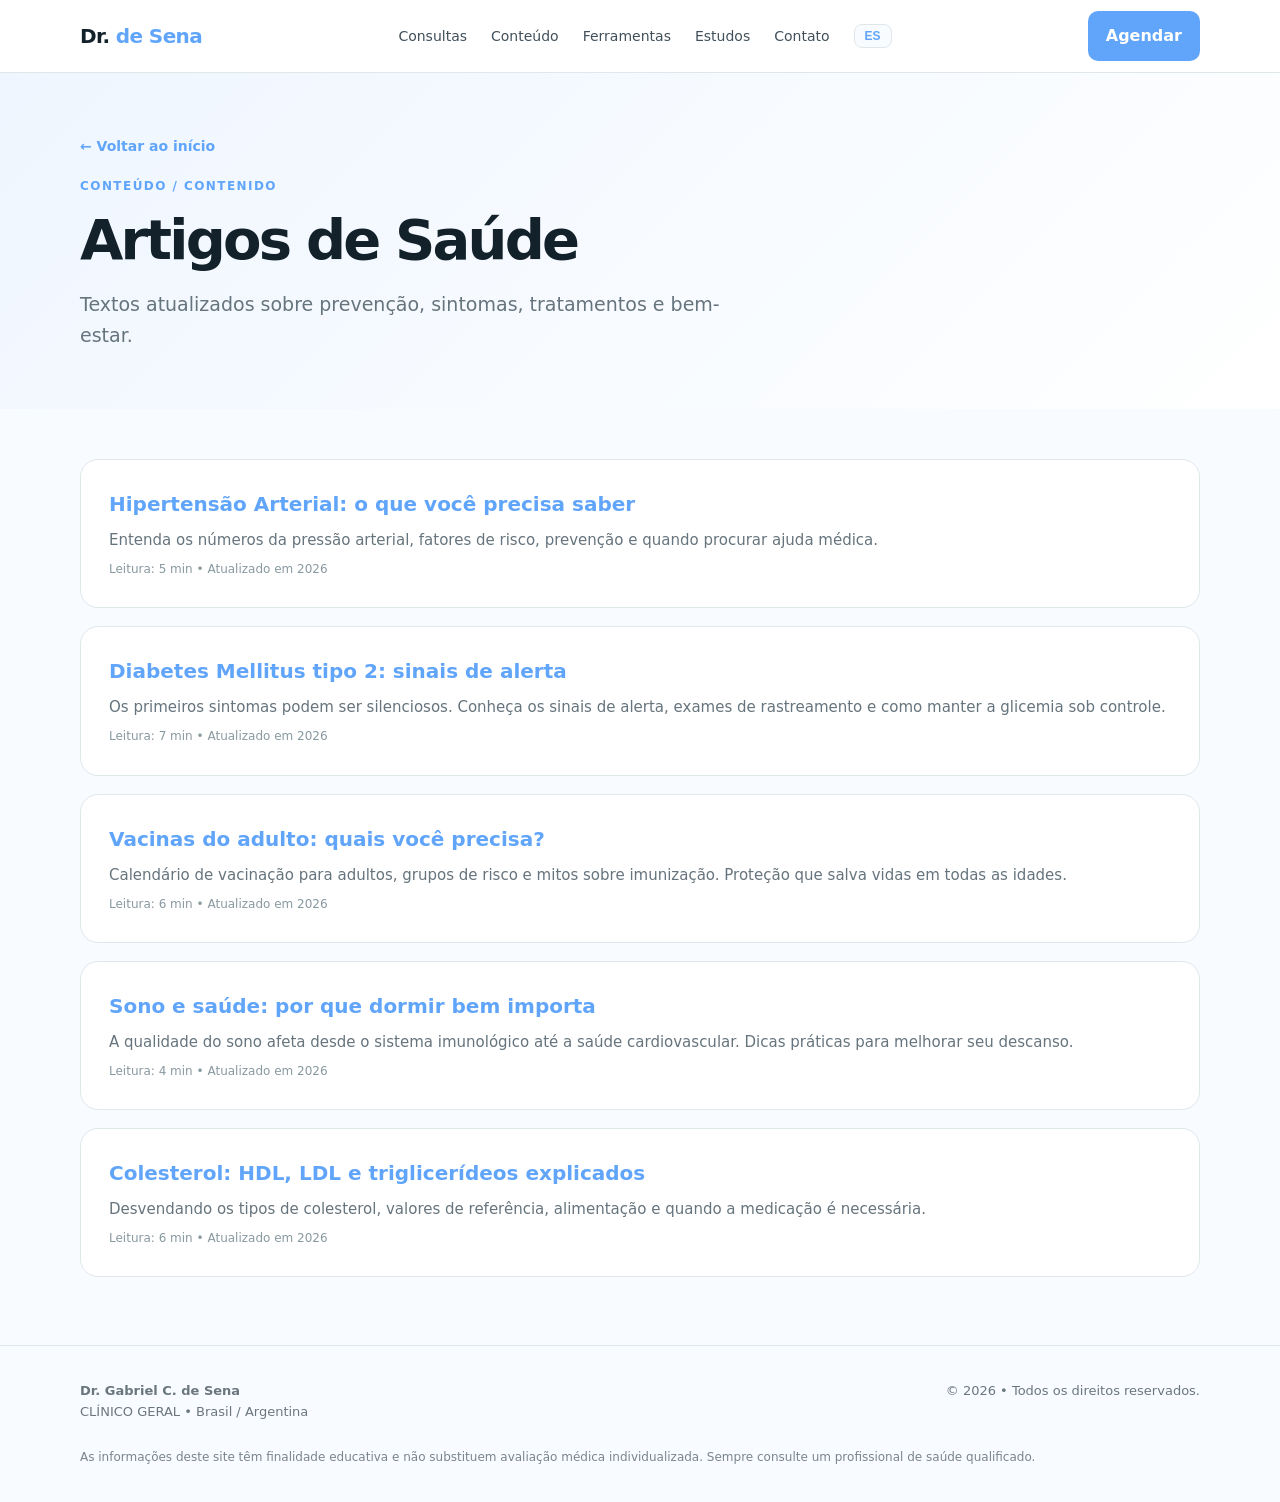
<file: Artigos.html>
<!DOCTYPE html>
<!-- saved from url=(0061)blob:https://www.kimi.ai/7d1238d5-83f6-40f2-8592-544d1b7faa41 -->
<html lang="pt-BR"><head><meta http-equiv="Content-Type" content="text/html; charset=UTF-8">

<meta name="viewport" content="width=device-width, initial-scale=1">
<title>Artigos — Dr. Gabriel C. de Sena</title>
<meta name="description" content="Artigos de saúde do Dr. Gabriel C. de Sena.">
<style>
:root{--ink:#13212b;--muted:#66747d;--line:#dfe7e9;--bg:#f8fbff;--card:#fff;--accent:#60a5fa;--accent2:#3b82f6;--accent-light:#eff6ff;--warn:#c9a227;--danger:#b42318}*{box-sizing:border-box}body{margin:0;font-family:Inter,system-ui,-apple-system,"Segoe UI",sans-serif;color:var(--ink);background:var(--bg);line-height:1.6}a{text-decoration:none;color:inherit}.container{width:min(1120px,92%);margin:auto}header{position:sticky;top:0;background:#ffffffee;backdrop-filter:blur(12px);border-bottom:1px solid var(--line);z-index:10}.nav{height:72px;display:flex;align-items:center;justify-content:space-between}.brand{font-weight:800;letter-spacing:-.03em;font-size:20px}.brand span{color:var(--accent)}nav{display:flex;gap:24px;font-size:14px;color:#41505a;align-items:center}nav a:hover{color:var(--accent)}.lang-switch{background:var(--bg);border:1px solid var(--line);border-radius:8px;padding:4px 10px;font-size:12px;font-weight:700;cursor:pointer;color:var(--accent)}.lang-switch:hover{background:var(--accent);color:#fff;border-color:var(--accent)}.btn{display:inline-block;padding:12px 18px;border-radius:10px;background:var(--accent);color:#fff;font-weight:700;border:0;cursor:pointer}.btn:hover{background:var(--accent2)}.btn.small{padding:8px 14px;font-size:13px}.hero-page{padding:60px 0 40px;background:linear-gradient(135deg,#eff6ff,#fff)}.kicker{text-transform:uppercase;letter-spacing:.12em;font-size:12px;font-weight:800;color:var(--accent)}h1{font-size:clamp(36px,5vw,56px);line-height:1.05;letter-spacing:-.05em;margin:14px 0 20px}h2{font-size:28px;letter-spacing:-.03em;margin:0 0 10px}h3{margin:0 0 8px}.lead{font-size:19px;color:var(--muted);max-width:650px}section{padding:50px 0}.card{background:var(--card);border:1px solid var(--line);border-radius:18px;padding:28px;margin-bottom:18px;transition:transform .2s,box-shadow .2s}.card:hover{transform:translateY(-2px);box-shadow:0 12px 40px #13212b10}.card h3{color:var(--accent);font-size:20px;margin-bottom:8px}.card p{color:var(--muted);font-size:15px;margin:0}.card .meta{font-size:12px;color:#8899a0;margin-top:8px}.back-link{display:inline-flex;align-items:center;gap:6px;color:var(--accent);font-weight:700;font-size:14px;margin-bottom:20px}.back-link:hover{text-decoration:underline}.cta{background:#1e40af;color:#fff;border-radius:24px;padding:45px}.cta p{color:#dbeafe}.cta .btn{background:#fff;color:var(--accent2)}footer{padding:35px 0;color:#6a777d;font-size:13px;border-top:1px solid var(--line)}.footer-grid{display:flex;justify-content:space-between;gap:20px}.disclaimer{font-size:12px;color:#7a858a;margin-top:25px}@media(max-width:800px){nav{display:none}.footer-grid{flex-direction:column}}
</style>
<!--<base target="_blank">--><base href="." target="_blank">
</head>
<body>

<header>
  <div class="container nav">
    <a class="brand" href="">Dr. <span>de Sena</span></a>
    <nav>
      <a href="" data-pt="Consultas" data-es="Consultas">Consultas</a>
      <a href="" data-pt="Conteúdo" data-es="Contenido">Conteúdo</a>
      <a href="" data-pt="Ferramentas" data-es="Herramientas">Ferramentas</a>
      <a href="" data-pt="Estudos" data-es="Estudios">Estudos</a>
      <a href="" data-pt="Contato" data-es="Contacto">Contato</a>
      <button class="lang-switch" onclick="toggleLang()" id="langBtn">ES</button>
    </nav>
    <a class="btn" href="" data-pt="Agendar" data-es="Agendar">Agendar</a>
  </div>
</header>

<main>

<section class="hero-page">
  <div class="container">
    <a href="" class="back-link" data-pt="← Voltar ao início" data-es="← Volver al inicio">← Voltar ao início</a>
    <div class="kicker">Conteúdo / Contenido</div>
    <h1 data-pt="Artigos de Saúde" data-es="Artículos de Salud">Artigos de Saúde</h1>
    <p class="lead" data-pt="Textos atualizados sobre prevenção, sintomas, tratamentos e bem-estar." data-es="Textos actualizados sobre prevención, síntomas, tratamientos y bienestar.">Textos atualizados sobre prevenção, sintomas, tratamentos e bem-estar.</p>
  </div>
</section>

<section>
  <div class="container">

    <div class="card">
      <h3 data-pt="Hipertensão Arterial: o que você precisa saber" data-es="Hipertensión Arterial: lo que necesita saber">Hipertensão Arterial: o que você precisa saber</h3>
      <p data-pt="Entenda os números da pressão arterial, fatores de risco, prevenção e quando procurar ajuda médica." data-es="Entienda los números de la presión arterial, factores de riesgo, prevención y cuándo buscar ayuda médica.">Entenda os números da pressão arterial, fatores de risco, prevenção e quando procurar ajuda médica.</p>
      <div class="meta" data-pt="Leitura: 5 min • Atualizado em 2026" data-es="Lectura: 5 min • Actualizado en 2026">Leitura: 5 min • Atualizado em 2026</div>
    </div>

    <div class="card">
      <h3 data-pt="Diabetes Mellitus tipo 2: sinais de alerta" data-es="Diabetes Mellitus tipo 2: señales de alerta">Diabetes Mellitus tipo 2: sinais de alerta</h3>
      <p data-pt="Os primeiros sintomas podem ser silenciosos. Conheça os sinais de alerta, exames de rastreamento e como manter a glicemia sob controle." data-es="Los primeros síntomas pueden ser silenciosos. Conozca las señales de alerta, exámenes de tamizaje y cómo mantener la glucemia bajo control.">Os primeiros sintomas podem ser silenciosos. Conheça os sinais de alerta, exames de rastreamento e como manter a glicemia sob controle.</p>
      <div class="meta" data-pt="Leitura: 7 min • Atualizado em 2026" data-es="Lectura: 7 min • Actualizado en 2026">Leitura: 7 min • Atualizado em 2026</div>
    </div>

    <div class="card">
      <h3 data-pt="Vacinas do adulto: quais você precisa?" data-es="Vacunas del adulto: ¿cuáles necesita?">Vacinas do adulto: quais você precisa?</h3>
      <p data-pt="Calendário de vacinação para adultos, grupos de risco e mitos sobre imunização. Proteção que salva vidas em todas as idades." data-es="Calendario de vacunación para adultos, grupos de riesgo y mitos sobre inmunización. Protección que salva vidas en todas las edades.">Calendário de vacinação para adultos, grupos de risco e mitos sobre imunização. Proteção que salva vidas em todas as idades.</p>
      <div class="meta" data-pt="Leitura: 6 min • Atualizado em 2026" data-es="Lectura: 6 min • Actualizado en 2026">Leitura: 6 min • Atualizado em 2026</div>
    </div>

    <div class="card">
      <h3 data-pt="Sono e saúde: por que dormir bem importa" data-es="Sueño y salud: por qué dormir bien importa">Sono e saúde: por que dormir bem importa</h3>
      <p data-pt="A qualidade do sono afeta desde o sistema imunológico até a saúde cardiovascular. Dicas práticas para melhorar seu descanso." data-es="La calidad del sueño afecta desde el sistema inmunológico hasta la salud cardiovascular. Consejos prácticos para mejorar su descanso.">A qualidade do sono afeta desde o sistema imunológico até a saúde cardiovascular. Dicas práticas para melhorar seu descanso.</p>
      <div class="meta" data-pt="Leitura: 4 min • Atualizado em 2026" data-es="Lectura: 4 min • Actualizado en 2026">Leitura: 4 min • Atualizado em 2026</div>
    </div>

    <div class="card">
      <h3 data-pt="Colesterol: HDL, LDL e triglicerídeos explicados" data-es="Colesterol: HDL, LDL y triglicéridos explicados">Colesterol: HDL, LDL e triglicerídeos explicados</h3>
      <p data-pt="Desvendando os tipos de colesterol, valores de referência, alimentação e quando a medicação é necessária." data-es="Desvelando los tipos de colesterol, valores de referencia, alimentación y cuándo la medicación es necesaria.">Desvendando os tipos de colesterol, valores de referência, alimentação e quando a medicação é necessária.</p>
      <div class="meta" data-pt="Leitura: 6 min • Atualizado em 2026" data-es="Lectura: 6 min • Actualizado en 2026">Leitura: 6 min • Atualizado em 2026</div>
    </div>

  </div>
</section>

</main>

<footer>
  <div class="container footer-grid">
    <div><b>Dr. Gabriel C. de Sena</b><br>CLÍNICO GERAL • Brasil / Argentina</div>
    <div>© 2026 • Todos os direitos reservados.</div>
  </div>
  <div class="container disclaimer" data-pt="As informações deste site têm finalidade educativa e não substituem avaliação médica individualizada. Sempre consulte um profissional de saúde qualificado." data-es="La información de este sitio tiene finalidad educativa y no sustituye evaluación médica individualizada. Siempre consulte a un profesional de salud calificado.">As informações deste site têm finalidade educativa e não substituem avaliação médica individualizada. Sempre consulte um profissional de saúde qualificado.</div>
</footer>

<script>
let currentLang = 'pt';
function toggleLang(){
  currentLang = currentLang === 'pt' ? 'es' : 'pt';
  document.getElementById('langBtn').textContent = currentLang === 'pt' ? 'ES' : 'PT';
  document.querySelectorAll('[data-pt]').forEach(el => {
    if(el.tagName !== 'OPTION') el.textContent = el.getAttribute('data-' + currentLang);
  });
}
</script>



</body></html>
</file>
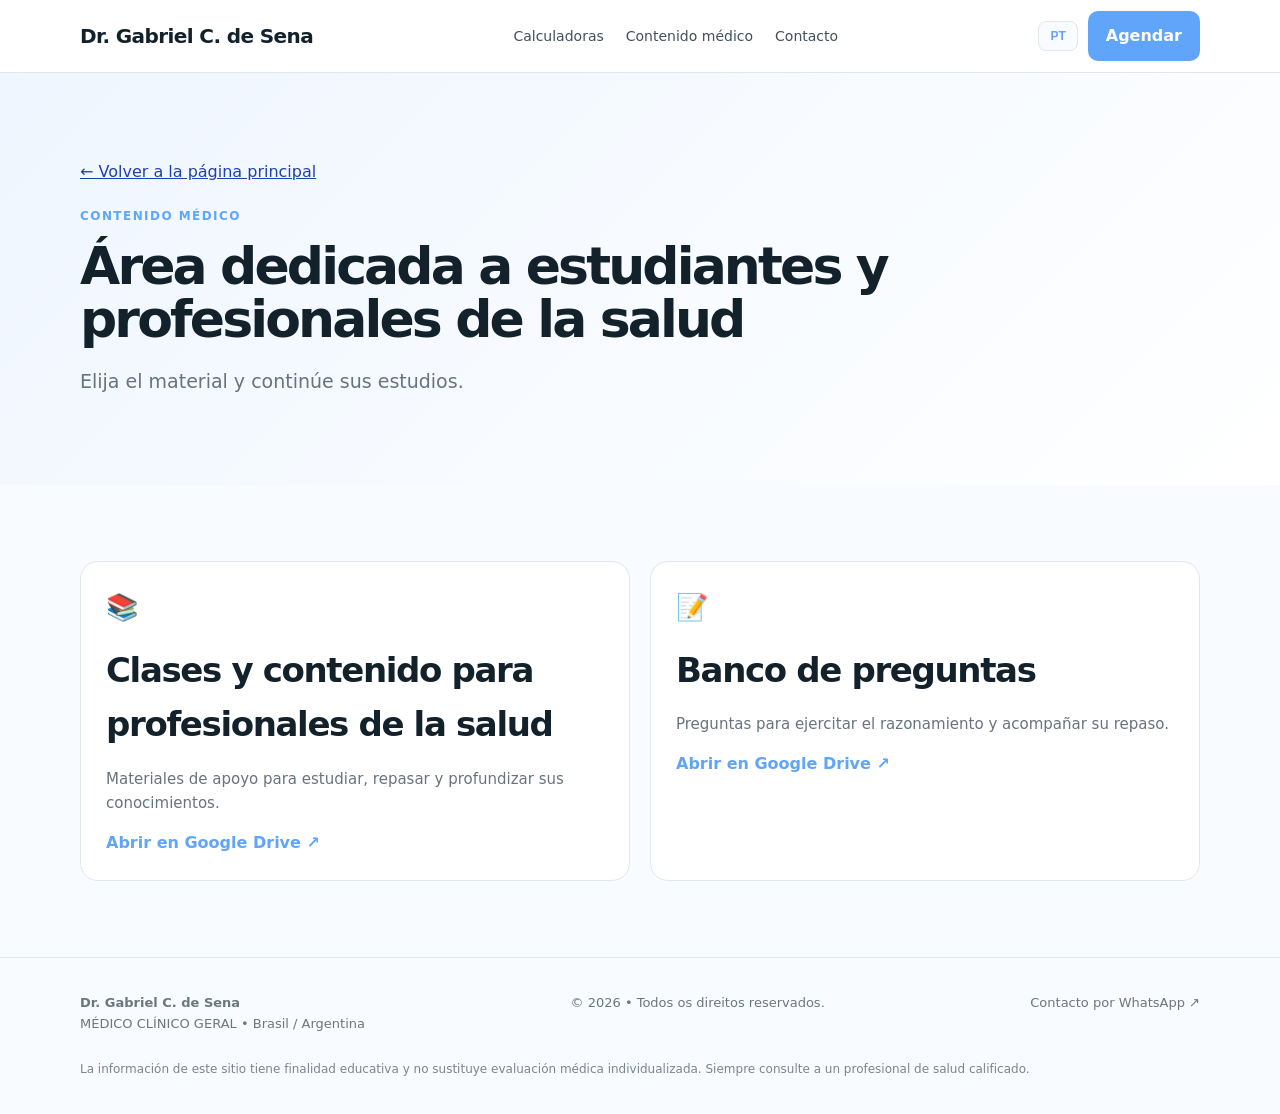
<file: conteudo-medico.html>
<!DOCTYPE html>
<html lang="pt-BR"><head>

<meta name="viewport" content="width=device-width, initial-scale=1">
<title>Conteúdo médico — Dr. Gabriel C. de Sena</title>
<meta name="description" content="Aulas, conteúdo para profissionais da saúde e banco de questões do Dr. Gabriel C. de Sena.">
<style>
:root{--ink:#13212b;--muted:#66747d;--line:#dfe7e9;--bg:#f8fbff;--card:#fff;--accent:#60a5fa;--accent2:#3b82f6;--accent-light:#eff6ff;--warn:#c9a227;--danger:#b42318}*{box-sizing:border-box}html{scroll-behavior:smooth;overflow-x:hidden}body{margin:0;font-family:Inter,system-ui,-apple-system,"Segoe UI",sans-serif;color:var(--ink);background:var(--bg);line-height:1.6;overflow-x:hidden}img{max-width:100%;height:auto}a{text-decoration:none;color:inherit}.container{width:min(1120px,92%);margin:auto}header{position:sticky;top:0;background:#ffffffee;backdrop-filter:blur(12px);border-bottom:1px solid var(--line);z-index:10}.nav{min-height:72px;display:flex;align-items:center;justify-content:space-between;gap:20px}.brand{font-weight:800;letter-spacing:-.03em;font-size:20px;white-space:nowrap}.nav-links{display:flex;gap:22px;font-size:14px;color:#41505a;align-items:center}.nav-links a:hover{color:var(--accent)}.nav-actions{display:flex;align-items:center;gap:10px}.menu-toggle{display:none;background:#fff;border:1px solid var(--line);border-radius:9px;width:42px;height:42px;font-size:23px;line-height:1;cursor:pointer;color:var(--ink)}.lang-switch{background:var(--bg);border:1px solid var(--line);border-radius:8px;padding:7px 11px;font-size:12px;font-weight:700;cursor:pointer;color:var(--accent)}.lang-switch:hover{background:var(--accent);color:#fff;border-color:var(--accent)}.btn{display:inline-block;padding:12px 18px;border-radius:10px;background:var(--accent);color:#fff;font-weight:700;border:0;cursor:pointer;text-align:center}.btn:hover{background:var(--accent2)}.btn.secondary{background:#fff;color:var(--accent);border:1px solid var(--accent)}.btn.small{padding:8px 14px;font-size:13px}.hero{padding:86px 0 70px;background:linear-gradient(135deg,#eff6ff,#fff)}.hero-grid{display:grid;grid-template-columns:1.2fr .8fr;gap:60px;align-items:center}.kicker{text-transform:uppercase;letter-spacing:.12em;font-size:12px;font-weight:800;color:var(--accent)}h1{font-size:clamp(42px,6vw,70px);line-height:1.02;letter-spacing:-.055em;margin:14px 0 20px;overflow-wrap:anywhere}h2{font-size:34px;letter-spacing:-.04em;margin:0 0 10px}h3{margin:0 0 8px}.lead{font-size:19px;color:var(--muted);max-width:650px}.actions{display:flex;gap:12px;flex-wrap:wrap;margin-top:28px}.profile-card{background:#fff;border:1px solid var(--line);border-radius:22px;padding:30px;box-shadow:0 18px 50px #13212b14;min-width:0}.avatar{width:100%;max-width:360px;height:auto;aspect-ratio:auto;border-radius:12px;background:var(--accent-light);display:grid;place-items:center;color:var(--accent);font-size:30px;font-weight:800;margin-bottom:20px}img.avatar{object-fit:contain;display:block!important;background:none!important}.badge{display:inline-block;background:var(--accent-light);color:var(--accent);padding:5px 9px;border-radius:999px;font-size:12px;font-weight:800}section{padding:76px 0}.section-head{display:flex;justify-content:space-between;gap:30px;align-items:end;margin-bottom:28px}.section-head p{color:var(--muted);max-width:620px}.grid{display:grid;grid-template-columns:repeat(3,minmax(0,1fr));gap:18px}.card{background:var(--card);border:1px solid var(--line);border-radius:18px;padding:25px;transition:transform .2s,box-shadow .2s;min-width:0}.card:hover{transform:translateY(-3px);box-shadow:0 12px 40px #13212b10}.icon{font-size:26px;margin-bottom:14px}.card p{color:var(--muted);font-size:15px;overflow-wrap:anywhere}.arrow{color:var(--accent);font-weight:800}.about{background:#fff}.about-grid{display:grid;grid-template-columns:.8fr 1.2fr;gap:60px;align-items:start}.facts{display:grid;gap:12px}.fact{padding:16px;border:1px solid var(--line);border-radius:12px;background:var(--bg)}.cta{background:#1e40af;color:#fff;border-radius:24px;padding:45px}.cta p{color:#dbeafe}.cta .btn{background:#fff;color:var(--accent2)}footer{padding:35px 0;color:#6a777d;font-size:13px;border-top:1px solid var(--line)}.footer-grid{display:flex;justify-content:space-between;gap:20px}.disclaimer{font-size:12px;color:#7a858a;margin-top:25px}
  
/* Calculadoras */
.calc-card{background:var(--card);border:1px solid var(--line);border-radius:18px;padding:24px}
.calc-card h3{font-size:18px;margin-bottom:14px;color:var(--accent)}
.calc-card label{display:block;font-size:13px;font-weight:600;color:var(--muted);margin:10px 0 4px}
.calc-card input,.calc-card select{width:100%;padding:10px 12px;border:1px solid var(--line);border-radius:10px;font-size:14px;font-family:inherit}
.calc-card input:focus,.calc-card select:focus{outline:none;border-color:var(--accent)}
.calc-card input[type="checkbox"]{width:auto;margin:0 7px 0 0;accent-color:var(--accent)}
.check-row{display:flex!important;align-items:flex-start;gap:2px;font-weight:500!important;color:var(--ink)!important}
.calc-result{background:var(--accent-light);border-radius:12px;padding:14px;margin-top:14px;font-size:15px}
.calc-result strong{color:var(--accent);font-size:18px}
.calc-ref{font-size:11px;color:#8899a0;margin-top:8px}
.hidden{display:none}

/* Tabs */
.tabs{display:flex;gap:8px;margin-bottom:20px;flex-wrap:wrap}
.tab-btn{padding:8px 16px;border-radius:999px;border:1px solid var(--line);background:#fff;cursor:pointer;font-size:13px;font-weight:600;color:var(--muted)}
.tab-btn.active{background:var(--accent);color:#fff;border-color:var(--accent)}
.tab-content{display:none}
.tab-content.active{display:block}

/* Alertas */
.alert-info{background:#dbeafe;border-left:4px solid var(--accent);padding:12px 16px;border-radius:0 10px 10px 0;font-size:13px;color:var(--ink);margin:14px 0}
@media(max-width:900px){.nav{flex-wrap:wrap;padding:12px 0}.menu-toggle{display:block}.nav-links{display:none;order:3;width:100%;flex-direction:column;align-items:stretch;gap:0;padding:8px 0 12px;border-top:1px solid var(--line)}.nav-links.open{display:flex}.nav-links a{padding:10px 4px}.nav-actions .btn{display:none}.hero-grid,.about-grid{grid-template-columns:1fr;gap:34px}.grid{grid-template-columns:1fr}.hero{padding:55px 0}.section-head{display:block}.footer-grid{flex-direction:column}.tabs{flex-wrap:nowrap;overflow-x:auto;overscroll-behavior-inline:contain;padding:2px 2px 10px;scrollbar-width:thin}.tab-btn{flex:0 0 auto}.profile-card{max-width:620px}}
@media(max-width:560px){.container{width:min(100% - 28px,1120px)}.nav{gap:10px}.brand{font-size:16px}.nav-actions{gap:6px}.lang-switch{padding:7px 9px}.hero{padding:42px 0 46px}h1{font-size:clamp(34px,11vw,46px);letter-spacing:-.045em}.lead{font-size:17px}.actions{display:grid;grid-template-columns:1fr}.actions .btn{width:100%}section{padding:50px 0}h2{font-size:29px}.profile-card,.card,.calc-card{padding:20px;border-radius:15px}.profile-card h3{font-size:23px!important}.avatar{width:100%;height:auto}.cta{padding:28px 20px;border-radius:18px}.calc-card input,.calc-card select{font-size:16px;padding:12px}.calc-card .btn.small{width:100%;padding:12px;margin-top:16px!important}.calc-result{overflow-wrap:anywhere}.alert-info{padding:11px 12px}.tabs{margin-left:-2px;margin-right:-2px}.footer-grid{gap:8px}}
</style>

<style>
 [hidden]{display:none!important} section[id],details[id]{scroll-margin-top:110px}.audiences{display:flex;gap:10px;margin:26px 0 18px;flex-wrap:wrap}.calculator{margin:12px 0;border:1px solid var(--line);border-radius:16px;background:white;overflow:hidden}.calculator>summary{cursor:pointer;padding:20px 24px;font-weight:750;list-style:none;position:relative;padding-right:50px}.calculator>summary::after{content:'+';position:absolute;right:24px;top:20px;font-size:22px;color:#1e40af}.calculator[open]>summary::after{content:'−'}.calculator>summary small{display:block;color:var(--muted);font-size:12px;font-weight:400;margin-top:4px}.calculator .calc-card{border:0;border-top:1px solid var(--line);border-radius:0}.calculator .calc-ref{font-size:13px;color:#52626c;line-height:1.65}.calculator .calc-ref a{color:#1e40af;text-decoration:underline}.calculator .calc-result strong{color:#1e40af!important}.calculator .btn,.audiences .active{background:#1e40af;color:white}.calculator .secondary{background:white;color:#1e40af;border-color:#1e40af}.calculator input,.calculator select{max-width:560px;display:block}.calculator input[type=checkbox]{display:inline}.calculator label{color:#41505a;font-size:14px}.tool-actions{display:flex;gap:10px;flex-wrap:wrap;margin-top:15px}.tool-actions a{color:#1e40af;text-decoration:underline;align-self:center;font-size:14px}.calculator progress{width:100%;accent-color:#1e40af}.reference-box{border-top:1px solid var(--line);margin-top:22px;padding-top:12px}.error{color:#b42318;font-weight:600}.feature-grid{display:grid;grid-template-columns:repeat(2,minmax(0,1fr));gap:20px}.feature-grid a{display:block}.content-link{margin-top:24px}.content-link .btn,.channel .btn{background:#1e40af}.channel{background:var(--accent-light)}.channel .container{display:flex;justify-content:space-between;align-items:center;gap:30px}.channel p{max-width:620px;color:var(--muted)}.skip-link{position:fixed;top:-100px;left:12px;background:white;padding:12px;z-index:100}.skip-link:focus{top:10px}:focus-visible{outline:3px solid #1e40af!important;outline-offset:4px}.mobile-contact{display:none}.privacy{font-size:13px;color:#52626c}.page-heading{font-size:clamp(32px,5vw,52px);max-width:850px}.back-link{display:inline-block;margin-bottom:22px;color:#1e40af;text-decoration:underline}@media(max-width:600px){.feature-grid{grid-template-columns:1fr}.channel .container{display:block}.calculator>summary{padding:18px 45px 18px 18px}.mobile-contact{display:block;position:fixed;bottom:0;left:0;right:0;padding:10px;background:#ffffffee;border-top:1px solid var(--line);z-index:20;text-align:center;padding-bottom:max(10px,env(safe-area-inset-bottom))}.mobile-contact a{color:#1e40af;font-weight:750;display:block;min-height:28px}body{padding-bottom:70px}.tool-actions{display:grid}.calculator .tool-actions .btn.small{margin-top:0!important}.calc-card{padding:18px}}@media(prefers-reduced-motion:reduce){html{scroll-behavior:auto}*{transition:none!important}}</style><meta property="og:type" content="website"><meta property="og:title" content="Conteúdo médico — Dr. Gabriel C. de Sena"><meta property="og:description" content="Aulas e conteúdo para profissionais da saúde, materiais de apoio e banco de questões."><meta property="og:image" content="Imagens/foto.perfil.jpeg"><meta property="og:image:alt" content="Dr. Gabriel C. de Sena"><meta property="og:locale" content="pt_BR"><meta name="twitter:card" content="summary"><meta name="twitter:title" content="Dr. Gabriel C. de Sena"><meta name="twitter:description" content="Saúde, calculadoras médicas e conteúdo educativo."><meta name="twitter:image" content="Imagens/foto.perfil.jpeg"><style>/* Navegação sempre visível, inclusive no celular. */
html,body{overflow-x:clip}
@media(max-width:900px){
 header .nav{display:grid;grid-template-columns:minmax(0,1fr) auto;gap:8px 12px;padding:10px 0}
 header .brand{white-space:normal;line-height:1.25;min-width:0}
 header .nav-actions{grid-column:2;grid-row:1}
 header .menu-toggle{display:none!important}
 header .nav-links,header .nav-links.open{display:flex!important;grid-column:1 / -1;grid-row:2;flex-direction:row;flex-wrap:wrap;justify-content:center;align-items:center;gap:4px 14px;width:100%;padding:6px 0 0;border-top:1px solid var(--line)}
 header .nav-links a{padding:8px 2px;font-size:14px;line-height:1.4;min-height:36px}
 section[id],details[id]{scroll-margin-top:140px}
}
@media(max-width:360px){header .brand{font-size:15px}header .nav-links{gap:4px 10px}header .nav-links a{font-size:13px}}
</style></head>
  
<body><a data-pt="Pular para o conteúdo" data-es="Saltar al contenido" class="skip-link" href="#principal">Pular para o conteúdo</a>

<header>
  <div class="container nav">
    <a class="brand" href="index.html">Dr. Gabriel C. de Sena</a>
    <nav class="nav-links" id="mainNav"><a href="index.html#ferramentas">Calculadoras</a><a href="conteudo-medico.html" data-pt="Conteúdo médico" data-es="Contenido médico">Conteúdo médico</a><a href="https://wa.me/5493756528947" data-pt="Contato" data-es="Contacto" target="_blank" rel="noopener noreferrer">Contato</a></nav>
    <div class="nav-actions">
      <button class="lang-switch" onclick="toggleLang()" id="langBtn" type="button">PT</button>
      <a class="btn" href="https://wa.me/5493756528947" id="heroBtn" data-pt="Agendar" data-es="Agendar" target="_blank" rel="noopener noreferrer">Agendar</a>
      <button class="menu-toggle" id="menuToggle" type="button" aria-label="Abrir menu" aria-expanded="false" aria-controls="mainNav">☰</button>
    </div>
  </div>
</header>

<main id="principal"><section class="hero"><div class="container"><a class="back-link" href="index.html" data-pt="← Voltar à página principal" data-es="← Volver a la página principal">← Voltar à página principal</a><div class="kicker" data-pt="Conteúdo médico" data-es="Contenido médico">Conteúdo médico</div><h1 class="page-heading" data-pt="Área dedicada a estudantes e profissionais da saúde" data-es="Área dedicada a estudiantes y profesionales de la salud">Área dedicada a estudantes e profissionais da saúde</h1><p class="lead" data-pt="Escolha o material e continue seus estudos." data-es="Elija el material y continúe sus estudios.">Escolha o material e continue seus estudos.</p></div></section><section><div class="container feature-grid"><a class="card" href="https://drive.google.com/drive/folders/1yxqIRrRGCp8RoHjycznNT2BpFTbWZGO0?usp=sharing" target="_blank" rel="noopener noreferrer"><div class="icon" aria-hidden="true">📚</div><h2 data-pt="Aulas e conteúdo para profissionais da saúde" data-es="Clases y contenido para profesionales de la salud">Aulas e conteúdo para profissionais da saúde</h2><p data-pt="Materiais de apoio para estudar, revisar e aprofundar seus conhecimentos." data-es="Materiales de apoyo para estudiar, repasar y profundizar sus conocimientos.">Materiais de apoio para estudar, revisar e aprofundar seus conhecimentos.</p><span class="arrow" data-pt="Abrir no Google Drive ↗" data-es="Abrir en Google Drive ↗">Abrir no Google Drive ↗</span></a><a class="card" href="https://drive.google.com/drive/folders/1yJfh7vTqcMdVmnbjw_G5BVA3DYMcmm-f?usp=sharing" target="_blank" rel="noopener noreferrer"><div class="icon" aria-hidden="true">📝</div><h2 data-pt="Banco de questões" data-es="Banco de preguntas">Banco de questões</h2><p data-pt="Questões para exercitar o raciocínio e acompanhar sua revisão." data-es="Preguntas para ejercitar el razonamiento y acompañar su repaso.">Questões para exercitar o raciocínio e acompanhar sua revisão.</p><span class="arrow" data-pt="Abrir no Google Drive ↗" data-es="Abrir en Google Drive ↗">Abrir no Google Drive ↗</span></a></div></section></main>

<footer>
  <div class="container footer-grid">
    <div><b>Dr. Gabriel C. de Sena</b><br>MÉDICO CLÍNICO GERAL • Brasil / Argentina</div>
    <div>© 2026 • Todos os direitos reservados.</div>
  <a data-pt="Contato pelo WhatsApp ↗" data-es="Contacto por WhatsApp ↗" href="https://wa.me/5493756528947" target="_blank" rel="noopener noreferrer">Contato pelo WhatsApp ↗</a></div>
  <div class="container disclaimer" data-pt="As informações deste site têm finalidade educativa e não substituem avaliação médica individualizada. Sempre consulte um profissional de saúde qualificado." data-es="La información de este sitio tiene finalidad educativa y no sustituye evaluación médica individualizada. Siempre consulte a un profesional de salud calificado.">As informações deste site têm finalidade educativa e não substituem avaliação médica individualizada. Sempre consulte um profissional de saúde qualificado.</div>
</footer>







<div class="mobile-contact"><a href="https://wa.me/5493756528947" data-pt="Conversar pelo WhatsApp ↗" data-es="Contactar por WhatsApp ↗" target="_blank" rel="noopener noreferrer">Conversar pelo WhatsApp ↗</a></div><script>let currentLang='es';function toggleLang(){currentLang=currentLang==='pt'?'es':'pt';document.documentElement.lang=currentLang==='pt'?'pt-BR':'es';document.getElementById('langBtn').textContent=currentLang==='pt'?'ES':'PT';document.querySelectorAll('[data-pt]').forEach(e=>e.textContent=e.dataset[currentLang])}document.documentElement.lang='es-AR';document.getElementById('langBtn').textContent='PT';document.querySelectorAll('[data-pt]').forEach(e=>e.textContent=e.dataset.es);const b=document.getElementById('menuToggle'),n=document.getElementById('mainNav');b.addEventListener('click',()=>{const open=n.classList.toggle('open');b.setAttribute('aria-expanded',String(open));b.textContent=open?'×':'☰'});</script></body></html>
</file>
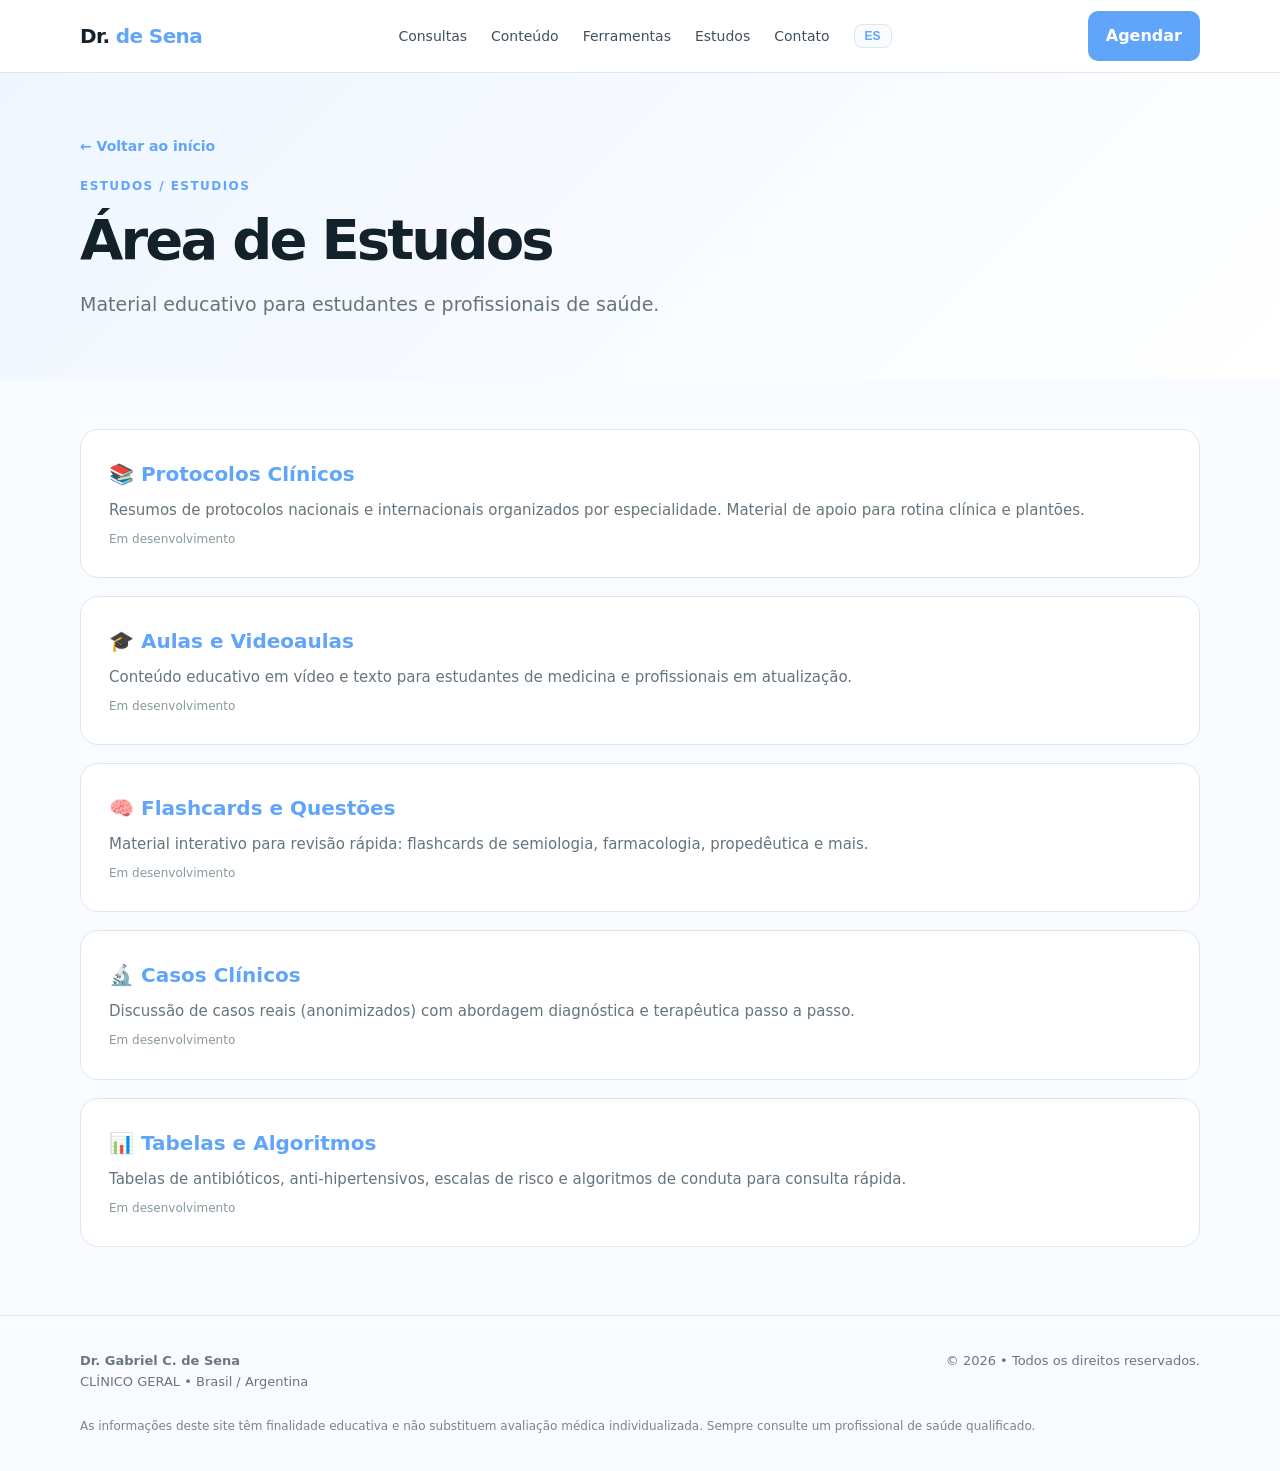
<file: Conteúdo Médico.html>
<!DOCTYPE html>
<!-- saved from url=(0061)blob:https://www.kimi.ai/7d9be679-25ee-4f50-b6a9-2ea8b028c923 -->
<html lang="pt-BR"><head><meta http-equiv="Content-Type" content="text/html; charset=UTF-8">

<meta name="viewport" content="width=device-width, initial-scale=1">
<title>Estudos — Dr. Gabriel C. de Sena</title>
<meta name="description" content="Área de estudos do Dr. Gabriel C. de Sena.">
<style>
:root{--ink:#13212b;--muted:#66747d;--line:#dfe7e9;--bg:#f8fbff;--card:#fff;--accent:#60a5fa;--accent2:#3b82f6;--accent-light:#eff6ff;--warn:#c9a227;--danger:#b42318}*{box-sizing:border-box}body{margin:0;font-family:Inter,system-ui,-apple-system,"Segoe UI",sans-serif;color:var(--ink);background:var(--bg);line-height:1.6}a{text-decoration:none;color:inherit}.container{width:min(1120px,92%);margin:auto}header{position:sticky;top:0;background:#ffffffee;backdrop-filter:blur(12px);border-bottom:1px solid var(--line);z-index:10}.nav{height:72px;display:flex;align-items:center;justify-content:space-between}.brand{font-weight:800;letter-spacing:-.03em;font-size:20px}.brand span{color:var(--accent)}nav{display:flex;gap:24px;font-size:14px;color:#41505a;align-items:center}nav a:hover{color:var(--accent)}.lang-switch{background:var(--bg);border:1px solid var(--line);border-radius:8px;padding:4px 10px;font-size:12px;font-weight:700;cursor:pointer;color:var(--accent)}.lang-switch:hover{background:var(--accent);color:#fff;border-color:var(--accent)}.btn{display:inline-block;padding:12px 18px;border-radius:10px;background:var(--accent);color:#fff;font-weight:700;border:0;cursor:pointer}.btn:hover{background:var(--accent2)}.btn.small{padding:8px 14px;font-size:13px}.hero-page{padding:60px 0 40px;background:linear-gradient(135deg,#eff6ff,#fff)}.kicker{text-transform:uppercase;letter-spacing:.12em;font-size:12px;font-weight:800;color:var(--accent)}h1{font-size:clamp(36px,5vw,56px);line-height:1.05;letter-spacing:-.05em;margin:14px 0 20px}h2{font-size:28px;letter-spacing:-.03em;margin:0 0 10px}h3{margin:0 0 8px}.lead{font-size:19px;color:var(--muted);max-width:650px}section{padding:50px 0}.card{background:var(--card);border:1px solid var(--line);border-radius:18px;padding:28px;margin-bottom:18px;transition:transform .2s,box-shadow .2s}.card:hover{transform:translateY(-2px);box-shadow:0 12px 40px #13212b10}.card h3{color:var(--accent);font-size:20px;margin-bottom:8px}.card p{color:var(--muted);font-size:15px;margin:0}.card .meta{font-size:12px;color:#8899a0;margin-top:8px}.back-link{display:inline-flex;align-items:center;gap:6px;color:var(--accent);font-weight:700;font-size:14px;margin-bottom:20px}.back-link:hover{text-decoration:underline}.cta{background:#1e40af;color:#fff;border-radius:24px;padding:45px}.cta p{color:#dbeafe}.cta .btn{background:#fff;color:var(--accent2)}footer{padding:35px 0;color:#6a777d;font-size:13px;border-top:1px solid var(--line)}.footer-grid{display:flex;justify-content:space-between;gap:20px}.disclaimer{font-size:12px;color:#7a858a;margin-top:25px}@media(max-width:800px){nav{display:none}.footer-grid{flex-direction:column}}
</style>
<!--<base target="_blank">--><base href="." target="_blank">
</head>
<body>

<header>
  <div class="container nav">
    <a class="brand" href="">Dr. <span>de Sena</span></a>
    <nav>
      <a href="" data-pt="Consultas" data-es="Consultas">Consultas</a>
      <a href="" data-pt="Conteúdo" data-es="Contenido">Conteúdo</a>
      <a href="" data-pt="Ferramentas" data-es="Herramientas">Ferramentas</a>
      <a href="" data-pt="Estudos" data-es="Estudios">Estudos</a>
      <a href="" data-pt="Contato" data-es="Contacto">Contato</a>
      <button class="lang-switch" onclick="toggleLang()" id="langBtn">ES</button>
    </nav>
    <a class="btn" href="" data-pt="Agendar" data-es="Agendar">Agendar</a>
  </div>
</header>

<main>

<section class="hero-page">
  <div class="container">
    <a href="" class="back-link" data-pt="← Voltar ao início" data-es="← Volver al inicio">← Voltar ao início</a>
    <div class="kicker">Estudos / Estudios</div>
    <h1 data-pt="Área de Estudos" data-es="Área de Estudios">Área de Estudos</h1>
    <p class="lead" data-pt="Material educativo para estudantes e profissionais de saúde." data-es="Material educativo para estudiantes y profesionales de salud.">Material educativo para estudantes e profissionais de saúde.</p>
  </div>
</section>

<section>
  <div class="container">

    <div class="card">
      <h3 data-pt="📚 Protocolos Clínicos" data-es="📚 Protocolos Clínicos">📚 Protocolos Clínicos</h3>
      <p data-pt="Resumos de protocolos nacionais e internacionais organizados por especialidade. Material de apoio para rotina clínica e plantões." data-es="Resúmenes de protocolos nacionales e internacionales organizados por especialidad. Material de apoyo para rutina clínica y guardias.">Resumos de protocolos nacionais e internacionais organizados por especialidade. Material de apoio para rotina clínica e plantões.</p>
      <div class="meta" data-pt="Em desenvolvimento" data-es="En desarrollo">Em desenvolvimento</div>
    </div>

    <div class="card">
      <h3 data-pt="🎓 Aulas e Videoaulas" data-es="🎓 Clases y Videoclases">🎓 Aulas e Videoaulas</h3>
      <p data-pt="Conteúdo educativo em vídeo e texto para estudantes de medicina e profissionais em atualização." data-es="Contenido educativo en video y texto para estudiantes de medicina y profesionales en actualización.">Conteúdo educativo em vídeo e texto para estudantes de medicina e profissionais em atualização.</p>
      <div class="meta" data-pt="Em desenvolvimento" data-es="En desarrollo">Em desenvolvimento</div>
    </div>

    <div class="card">
      <h3 data-pt="🧠 Flashcards e Questões" data-es="🧠 Flashcards y Preguntas">🧠 Flashcards e Questões</h3>
      <p data-pt="Material interativo para revisão rápida: flashcards de semiologia, farmacologia, propedêutica e mais." data-es="Material interactivo para revisión rápida: flashcards de semiología, farmacología, propedéutica y más.">Material interativo para revisão rápida: flashcards de semiologia, farmacologia, propedêutica e mais.</p>
      <div class="meta" data-pt="Em desenvolvimento" data-es="En desarrollo">Em desenvolvimento</div>
    </div>

    <div class="card">
      <h3 data-pt="🔬 Casos Clínicos" data-es="🔬 Casos Clínicos">🔬 Casos Clínicos</h3>
      <p data-pt="Discussão de casos reais (anonimizados) com abordagem diagnóstica e terapêutica passo a passo." data-es="Discusión de casos reales (anonimizados) con abordaje diagnóstico y terapéutico paso a paso.">Discussão de casos reais (anonimizados) com abordagem diagnóstica e terapêutica passo a passo.</p>
      <div class="meta" data-pt="Em desenvolvimento" data-es="En desarrollo">Em desenvolvimento</div>
    </div>

    <div class="card">
      <h3 data-pt="📊 Tabelas e Algoritmos" data-es="📊 Tablas y Algoritmos">📊 Tabelas e Algoritmos</h3>
      <p data-pt="Tabelas de antibióticos, anti-hipertensivos, escalas de risco e algoritmos de conduta para consulta rápida." data-es="Tablas de antibióticos, anti-hipertensivos, escalas de riesgo y algoritmos de conducta para consulta rápida.">Tabelas de antibióticos, anti-hipertensivos, escalas de risco e algoritmos de conduta para consulta rápida.</p>
      <div class="meta" data-pt="Em desenvolvimento" data-es="En desarrollo">Em desenvolvimento</div>
    </div>

  </div>
</section>

</main>

<footer>
  <div class="container footer-grid">
    <div><b>Dr. Gabriel C. de Sena</b><br>CLÍNICO GERAL • Brasil / Argentina</div>
    <div>© 2026 • Todos os direitos reservados.</div>
  </div>
  <div class="container disclaimer" data-pt="As informações deste site têm finalidade educativa e não substituem avaliação médica individualizada. Sempre consulte um profissional de saúde qualificado." data-es="La información de este sitio tiene finalidad educativa y no sustituye evaluación médica individualizada. Siempre consulte a un profesional de salud calificado.">As informações deste site têm finalidade educativa e não substituem avaliação médica individualizada. Sempre consulte um profissional de saúde qualificado.</div>
</footer>

<script>
let currentLang = 'pt';
function toggleLang(){
  currentLang = currentLang === 'pt' ? 'es' : 'pt';
  document.getElementById('langBtn').textContent = currentLang === 'pt' ? 'ES' : 'PT';
  document.querySelectorAll('[data-pt]').forEach(el => {
    if(el.tagName !== 'OPTION') el.textContent = el.getAttribute('data-' + currentLang);
  });
}
</script>



</body></html>
</file>
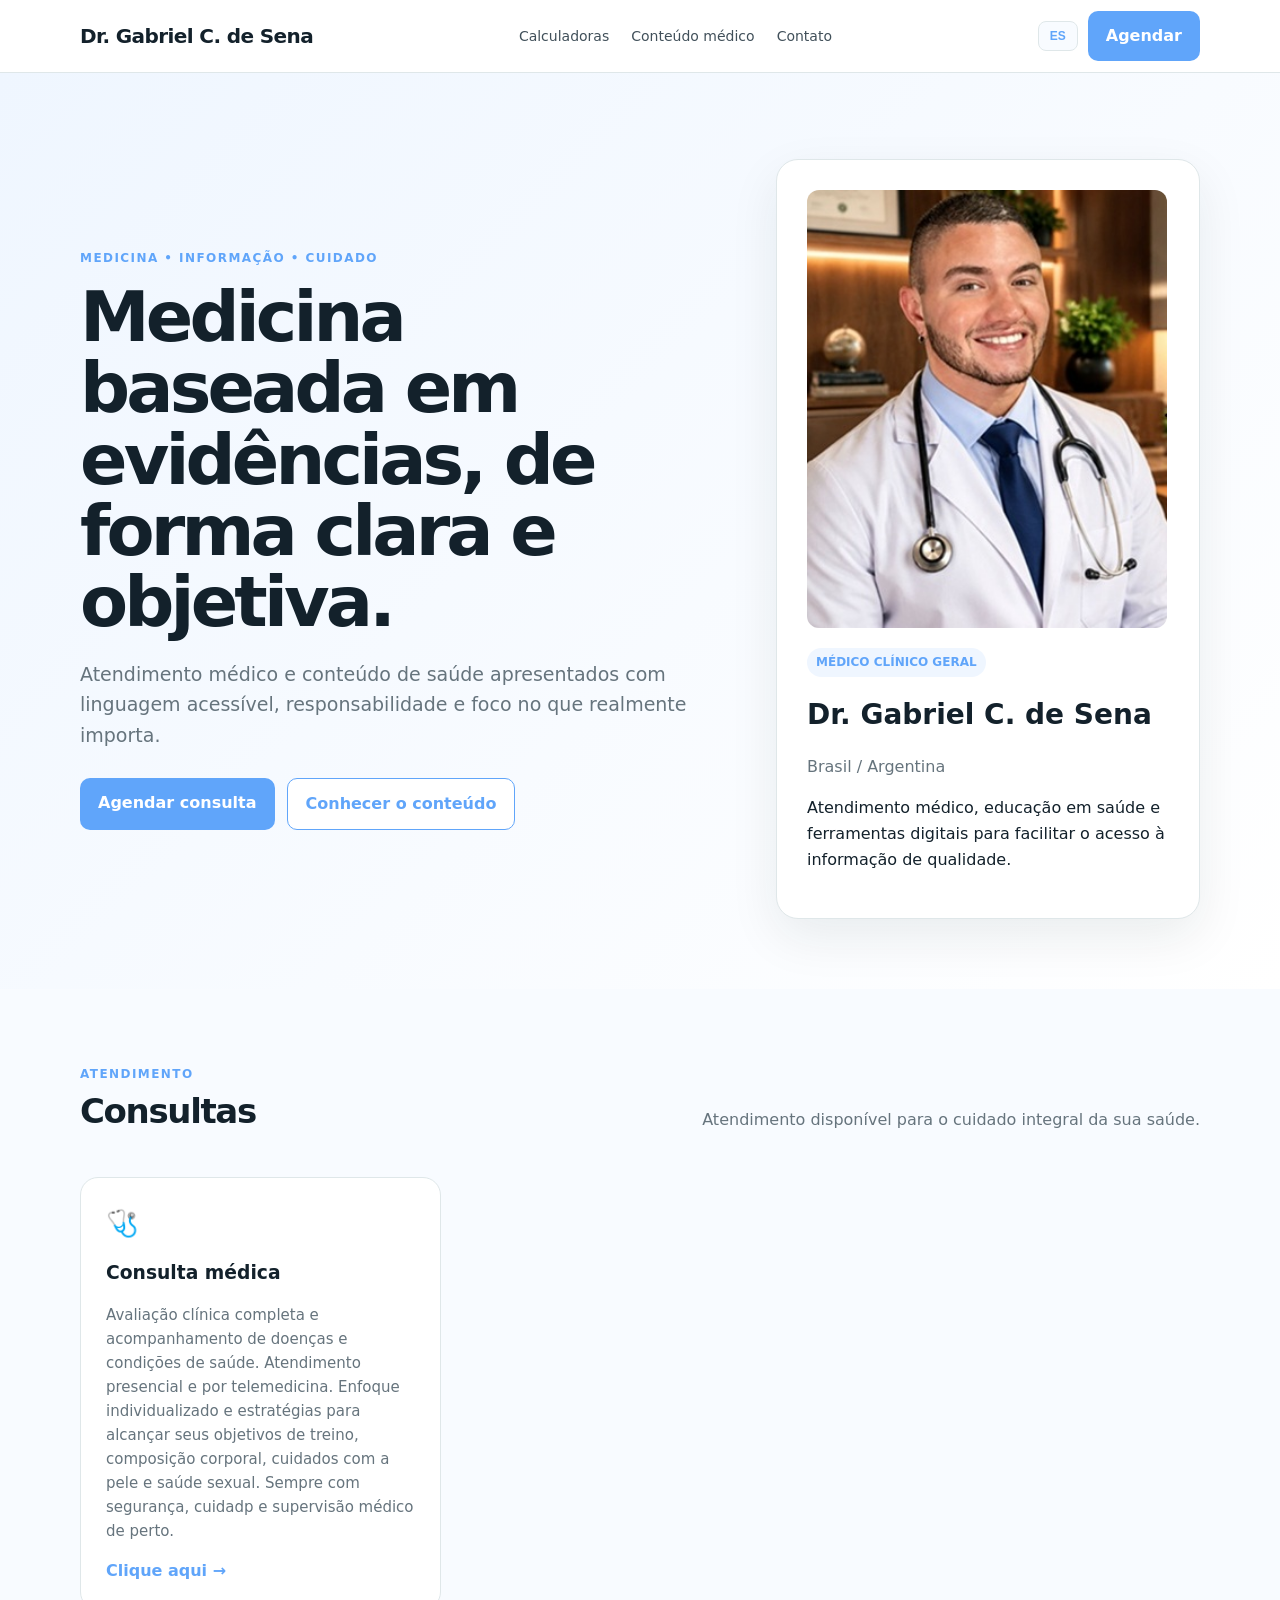
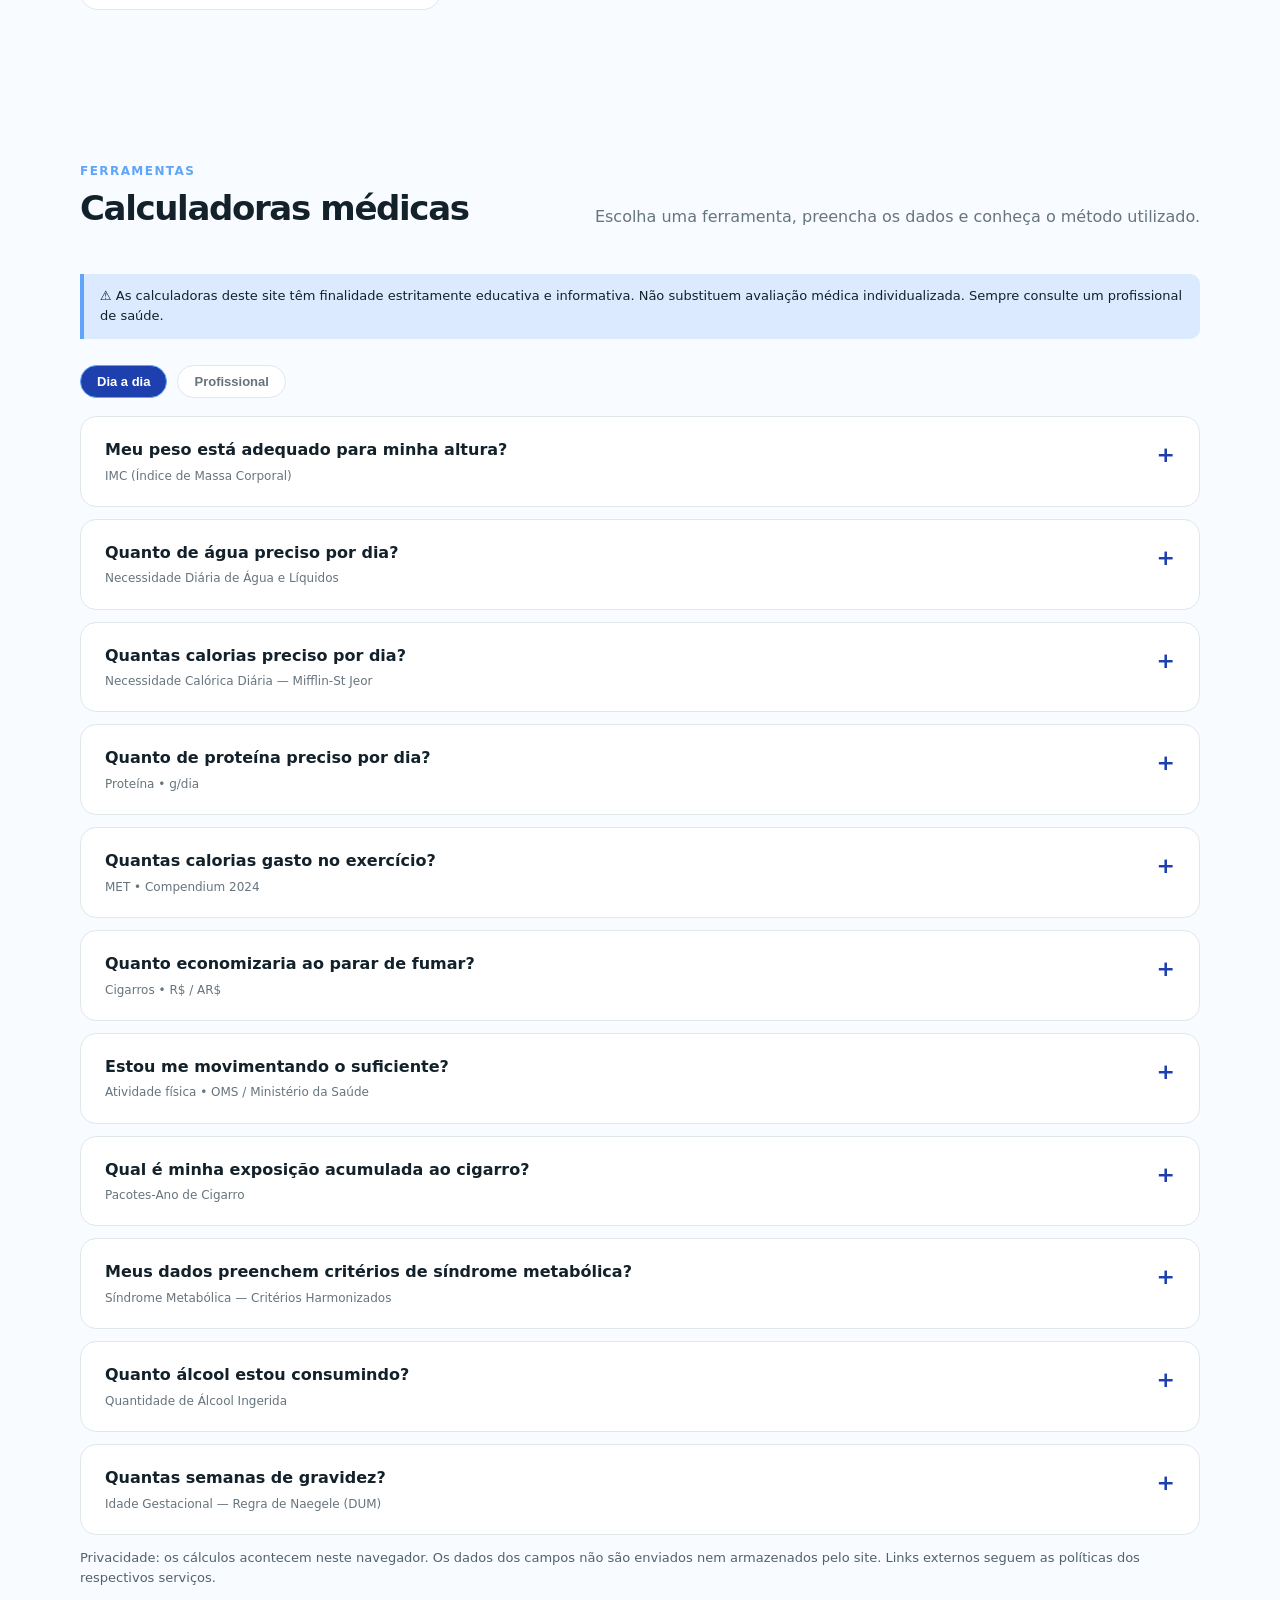
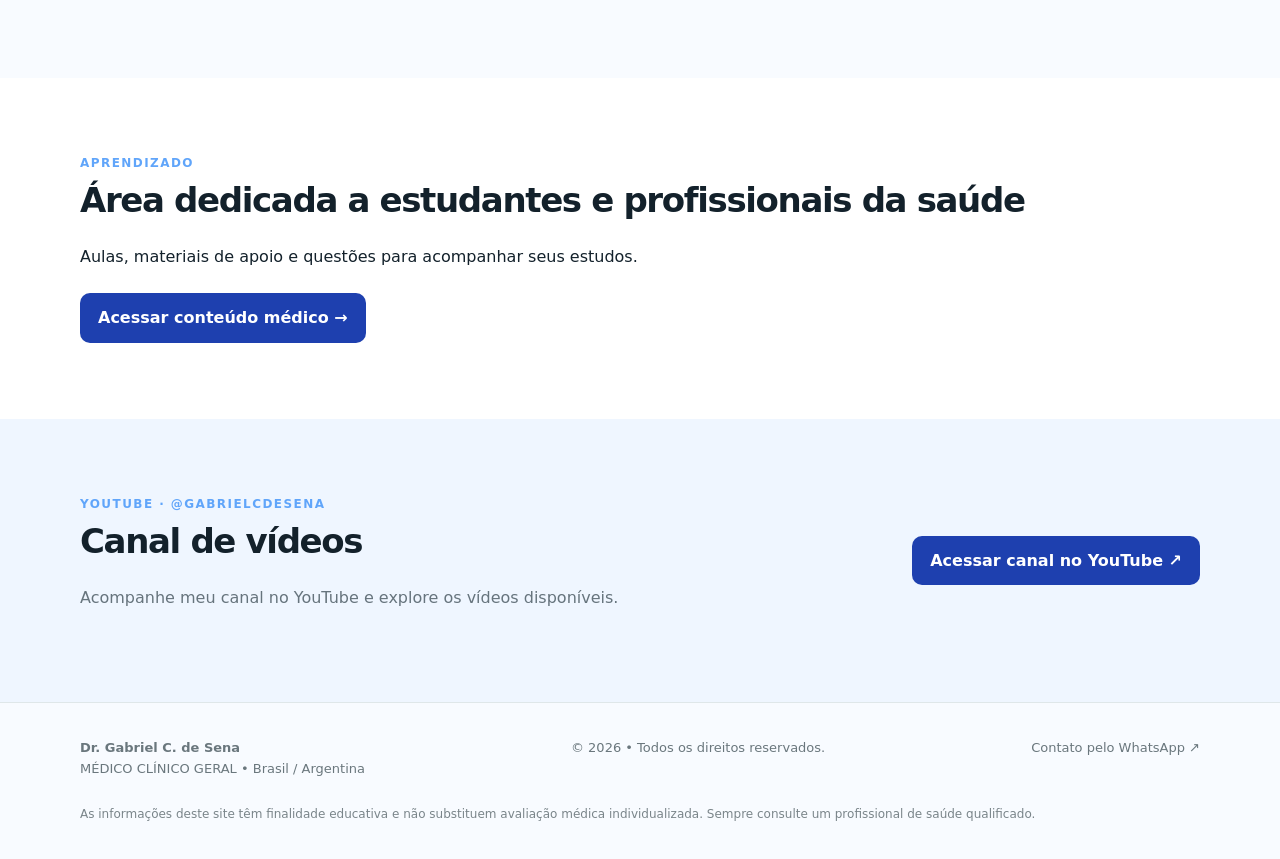
<file: index(4).html>
<!DOCTYPE html>
<html lang="pt-BR"><head>

<meta name="viewport" content="width=device-width, initial-scale=1">
<title>Dr. Gabriel C. de Sena — Médico Clínico Geral</title>
<meta name="description" content="Site profissional do Dr. Gabriel C. de Sena, Médico Clínico Geral. Atendimento médico, conteúdo de saúde e ferramentas educativas.">
<style>
:root{--ink:#13212b;--muted:#66747d;--line:#dfe7e9;--bg:#f8fbff;--card:#fff;--accent:#60a5fa;--accent2:#3b82f6;--accent-light:#eff6ff;--warn:#c9a227;--danger:#b42318}*{box-sizing:border-box}html{scroll-behavior:smooth;overflow-x:hidden}body{margin:0;font-family:Inter,system-ui,-apple-system,"Segoe UI",sans-serif;color:var(--ink);background:var(--bg);line-height:1.6;overflow-x:hidden}img{max-width:100%;height:auto}a{text-decoration:none;color:inherit}.container{width:min(1120px,92%);margin:auto}header{position:sticky;top:0;background:#ffffffee;backdrop-filter:blur(12px);border-bottom:1px solid var(--line);z-index:10}.nav{min-height:72px;display:flex;align-items:center;justify-content:space-between;gap:20px}.brand{font-weight:800;letter-spacing:-.03em;font-size:20px;white-space:nowrap}.nav-links{display:flex;gap:22px;font-size:14px;color:#41505a;align-items:center}.nav-links a:hover{color:var(--accent)}.nav-actions{display:flex;align-items:center;gap:10px}.menu-toggle{display:none;background:#fff;border:1px solid var(--line);border-radius:9px;width:42px;height:42px;font-size:23px;line-height:1;cursor:pointer;color:var(--ink)}.lang-switch{background:var(--bg);border:1px solid var(--line);border-radius:8px;padding:7px 11px;font-size:12px;font-weight:700;cursor:pointer;color:var(--accent)}.lang-switch:hover{background:var(--accent);color:#fff;border-color:var(--accent)}.btn{display:inline-block;padding:12px 18px;border-radius:10px;background:var(--accent);color:#fff;font-weight:700;border:0;cursor:pointer;text-align:center}.btn:hover{background:var(--accent2)}.btn.secondary{background:#fff;color:var(--accent);border:1px solid var(--accent)}.btn.small{padding:8px 14px;font-size:13px}.hero{padding:86px 0 70px;background:linear-gradient(135deg,#eff6ff,#fff)}.hero-grid{display:grid;grid-template-columns:1.2fr .8fr;gap:60px;align-items:center}.kicker{text-transform:uppercase;letter-spacing:.12em;font-size:12px;font-weight:800;color:var(--accent)}h1{font-size:clamp(42px,6vw,70px);line-height:1.02;letter-spacing:-.055em;margin:14px 0 20px;overflow-wrap:anywhere}h2{font-size:34px;letter-spacing:-.04em;margin:0 0 10px}h3{margin:0 0 8px}.lead{font-size:19px;color:var(--muted);max-width:650px}.actions{display:flex;gap:12px;flex-wrap:wrap;margin-top:28px}.profile-card{background:#fff;border:1px solid var(--line);border-radius:22px;padding:30px;box-shadow:0 18px 50px #13212b14;min-width:0}.avatar{width:100%;max-width:360px;height:auto;aspect-ratio:auto;border-radius:12px;background:var(--accent-light);display:grid;place-items:center;color:var(--accent);font-size:30px;font-weight:800;margin-bottom:20px}img.avatar{object-fit:contain;display:block!important;background:none!important}.badge{display:inline-block;background:var(--accent-light);color:var(--accent);padding:5px 9px;border-radius:999px;font-size:12px;font-weight:800}section{padding:76px 0}.section-head{display:flex;justify-content:space-between;gap:30px;align-items:end;margin-bottom:28px}.section-head p{color:var(--muted);max-width:620px}.grid{display:grid;grid-template-columns:repeat(3,minmax(0,1fr));gap:18px}.card{background:var(--card);border:1px solid var(--line);border-radius:18px;padding:25px;transition:transform .2s,box-shadow .2s;min-width:0}.card:hover{transform:translateY(-3px);box-shadow:0 12px 40px #13212b10}.icon{font-size:26px;margin-bottom:14px}.card p{color:var(--muted);font-size:15px;overflow-wrap:anywhere}.arrow{color:var(--accent);font-weight:800}.about{background:#fff}.about-grid{display:grid;grid-template-columns:.8fr 1.2fr;gap:60px;align-items:start}.facts{display:grid;gap:12px}.fact{padding:16px;border:1px solid var(--line);border-radius:12px;background:var(--bg)}.cta{background:#1e40af;color:#fff;border-radius:24px;padding:45px}.cta p{color:#dbeafe}.cta .btn{background:#fff;color:var(--accent2)}footer{padding:35px 0;color:#6a777d;font-size:13px;border-top:1px solid var(--line)}.footer-grid{display:flex;justify-content:space-between;gap:20px}.disclaimer{font-size:12px;color:#7a858a;margin-top:25px}
  
/* Calculadoras */
.calc-card{background:var(--card);border:1px solid var(--line);border-radius:18px;padding:24px}
.calc-card h3{font-size:18px;margin-bottom:14px;color:var(--accent)}
.calc-card label{display:block;font-size:13px;font-weight:600;color:var(--muted);margin:10px 0 4px}
.calc-card input,.calc-card select{width:100%;padding:10px 12px;border:1px solid var(--line);border-radius:10px;font-size:14px;font-family:inherit}
.calc-card input:focus,.calc-card select:focus{outline:none;border-color:var(--accent)}
.calc-card input[type="checkbox"]{width:auto;margin:0 7px 0 0;accent-color:var(--accent)}
.check-row{display:flex!important;align-items:flex-start;gap:2px;font-weight:500!important;color:var(--ink)!important}
.calc-result{background:var(--accent-light);border-radius:12px;padding:14px;margin-top:14px;font-size:15px}
.calc-result strong{color:var(--accent);font-size:18px}
.calc-ref{font-size:11px;color:#8899a0;margin-top:8px}
.hidden{display:none}

/* Tabs */
.tabs{display:flex;gap:8px;margin-bottom:20px;flex-wrap:wrap}
.tab-btn{padding:8px 16px;border-radius:999px;border:1px solid var(--line);background:#fff;cursor:pointer;font-size:13px;font-weight:600;color:var(--muted)}
.tab-btn.active{background:var(--accent);color:#fff;border-color:var(--accent)}
.tab-content{display:none}
.tab-content.active{display:block}

/* Alertas */
.alert-info{background:#dbeafe;border-left:4px solid var(--accent);padding:12px 16px;border-radius:0 10px 10px 0;font-size:13px;color:var(--ink);margin:14px 0}
@media(max-width:900px){.nav{flex-wrap:wrap;padding:12px 0}.menu-toggle{display:block}.nav-links{display:none;order:3;width:100%;flex-direction:column;align-items:stretch;gap:0;padding:8px 0 12px;border-top:1px solid var(--line)}.nav-links.open{display:flex}.nav-links a{padding:10px 4px}.nav-actions .btn{display:none}.hero-grid,.about-grid{grid-template-columns:1fr;gap:34px}.grid{grid-template-columns:1fr}.hero{padding:55px 0}.section-head{display:block}.footer-grid{flex-direction:column}.tabs{flex-wrap:nowrap;overflow-x:auto;overscroll-behavior-inline:contain;padding:2px 2px 10px;scrollbar-width:thin}.tab-btn{flex:0 0 auto}.profile-card{max-width:620px}}
@media(max-width:560px){.container{width:min(100% - 28px,1120px)}.nav{gap:10px}.brand{font-size:16px}.nav-actions{gap:6px}.lang-switch{padding:7px 9px}.hero{padding:42px 0 46px}h1{font-size:clamp(34px,11vw,46px);letter-spacing:-.045em}.lead{font-size:17px}.actions{display:grid;grid-template-columns:1fr}.actions .btn{width:100%}section{padding:50px 0}h2{font-size:29px}.profile-card,.card,.calc-card{padding:20px;border-radius:15px}.profile-card h3{font-size:23px!important}.avatar{width:100%;height:auto}.cta{padding:28px 20px;border-radius:18px}.calc-card input,.calc-card select{font-size:16px;padding:12px}.calc-card .btn.small{width:100%;padding:12px;margin-top:16px!important}.calc-result{overflow-wrap:anywhere}.alert-info{padding:11px 12px}.tabs{margin-left:-2px;margin-right:-2px}.footer-grid{gap:8px}}
</style>

<style>
 [hidden]{display:none!important} section[id],details[id]{scroll-margin-top:110px}.audiences{display:flex;gap:10px;margin:26px 0 18px;flex-wrap:wrap}.calculator{margin:12px 0;border:1px solid var(--line);border-radius:16px;background:white;overflow:hidden}.calculator>summary{cursor:pointer;padding:20px 24px;font-weight:750;list-style:none;position:relative;padding-right:50px}.calculator>summary::after{content:'+';position:absolute;right:24px;top:20px;font-size:22px;color:#1e40af}.calculator[open]>summary::after{content:'−'}.calculator>summary small{display:block;color:var(--muted);font-size:12px;font-weight:400;margin-top:4px}.calculator .calc-card{border:0;border-top:1px solid var(--line);border-radius:0}.calculator .calc-ref{font-size:13px;color:#52626c;line-height:1.65}.calculator .calc-ref a{color:#1e40af;text-decoration:underline}.calculator .calc-result strong{color:#1e40af!important}.calculator .btn,.audiences .active{background:#1e40af;color:white}.calculator .secondary{background:white;color:#1e40af;border-color:#1e40af}.calculator input,.calculator select{max-width:560px;display:block}.calculator input[type=checkbox]{display:inline}.calculator label{color:#41505a;font-size:14px}.tool-actions{display:flex;gap:10px;flex-wrap:wrap;margin-top:15px}.tool-actions a{color:#1e40af;text-decoration:underline;align-self:center;font-size:14px}.calculator progress{width:100%;accent-color:#1e40af}.reference-box{border-top:1px solid var(--line);margin-top:22px;padding-top:12px}.error{color:#b42318;font-weight:600}.feature-grid{display:grid;grid-template-columns:repeat(2,minmax(0,1fr));gap:20px}.feature-grid a{display:block}.content-link{margin-top:24px}.content-link .btn,.channel .btn{background:#1e40af}.channel{background:var(--accent-light)}.channel .container{display:flex;justify-content:space-between;align-items:center;gap:30px}.channel p{max-width:620px;color:var(--muted)}.skip-link{position:fixed;top:-100px;left:12px;background:white;padding:12px;z-index:100}.skip-link:focus{top:10px}:focus-visible{outline:3px solid #1e40af!important;outline-offset:4px}.mobile-contact{display:none}.privacy{font-size:13px;color:#52626c}.page-heading{font-size:clamp(32px,5vw,52px);max-width:850px}.back-link{display:inline-block;margin-bottom:22px;color:#1e40af;text-decoration:underline}@media(max-width:600px){.feature-grid{grid-template-columns:1fr}.channel .container{display:block}.calculator>summary{padding:18px 45px 18px 18px}.mobile-contact{display:block;position:fixed;bottom:0;left:0;right:0;padding:10px;background:#ffffffee;border-top:1px solid var(--line);z-index:20;text-align:center;padding-bottom:max(10px,env(safe-area-inset-bottom))}.mobile-contact a{color:#1e40af;font-weight:750;display:block;min-height:28px}body{padding-bottom:70px}.tool-actions{display:grid}.calculator .tool-actions .btn.small{margin-top:0!important}.calc-card{padding:18px}}@media(prefers-reduced-motion:reduce){html{scroll-behavior:auto}*{transition:none!important}}</style><meta property="og:type" content="website"><meta property="og:title" content="Dr. Gabriel C. de Sena — Saúde e calculadoras médicas"><meta property="og:description" content="Consultas, ferramentas para o dia a dia e conteúdo para estudantes e profissionais da saúde."><meta property="og:image" content="Imagens/foto.perfil.jpeg"><meta property="og:image:alt" content="Dr. Gabriel C. de Sena"><meta property="og:locale" content="pt_BR"><meta name="twitter:card" content="summary"><meta name="twitter:title" content="Dr. Gabriel C. de Sena"><meta name="twitter:description" content="Saúde, calculadoras médicas e conteúdo educativo."><meta name="twitter:image" content="Imagens/foto.perfil.jpeg"><style>/* Navegação sempre visível, inclusive no celular. */
html,body{overflow-x:clip}
@media(max-width:900px){
 header .nav{display:grid;grid-template-columns:minmax(0,1fr) auto;gap:8px 12px;padding:10px 0}
 header .brand{white-space:normal;line-height:1.25;min-width:0}
 header .nav-actions{grid-column:2;grid-row:1}
 header .menu-toggle{display:none!important}
 header .nav-links,header .nav-links.open{display:flex!important;grid-column:1 / -1;grid-row:2;flex-direction:row;flex-wrap:wrap;justify-content:center;align-items:center;gap:4px 14px;width:100%;padding:6px 0 0;border-top:1px solid var(--line)}
 header .nav-links a{padding:8px 2px;font-size:14px;line-height:1.4;min-height:36px}
 section[id],details[id]{scroll-margin-top:140px}
}
@media(max-width:360px){header .brand{font-size:15px}header .nav-links{gap:4px 10px}header .nav-links a{font-size:13px}}
</style></head>
  
<body><a data-pt="Pular para o conteúdo" data-es="Saltar al contenido" class="skip-link" href="#principal">Pular para o conteúdo</a>

<header>
  <div class="container nav">
    <a class="brand" href="index.html">Dr. Gabriel C. de Sena</a>
    <nav class="nav-links" id="mainNav"><a href="#ferramentas">Calculadoras</a><a href="conteudo-medico.html" data-pt="Conteúdo médico" data-es="Contenido médico">Conteúdo médico</a><a href="https://wa.me/5511994269621" data-pt="Contato" data-es="Contacto" target="_blank" rel="noopener noreferrer">Contato</a></nav>
    <div class="nav-actions">
      <button class="lang-switch" onclick="toggleLang()" id="langBtn" type="button">ES</button>
      <a class="btn" href="https://wa.me/5511994269621" id="heroBtn" data-pt="Agendar" data-es="Agendar" target="_blank" rel="noopener noreferrer">Agendar</a>
      <button class="menu-toggle" id="menuToggle" type="button" aria-label="Abrir menu" aria-expanded="false" aria-controls="mainNav">☰</button>
    </div>
  </div>
</header>

<main id="principal">

<!-- HERO -->
<section class="hero">
  <div class="container hero-grid">
    <div>
      <div class="kicker" data-pt="Medicina • Informação • Cuidado" data-es="Medicina • Información • Cuidado">Medicina • Informação • Cuidado</div>
      <h1 data-pt="Medicina baseada em evidências, de forma clara e objetiva." data-es="Medicina basada en evidencias, de forma clara y objetiva.">Medicina baseada em evidências, de forma clara e objetiva.</h1>
      <p class="lead" data-pt="Atendimento médico e conteúdo de saúde apresentados com linguagem acessível, responsabilidade e foco no que realmente importa." data-es="Atención médica y contenido de salud presentados con lenguaje accesible, responsabilidad y enfoque en lo que realmente importa.">Atendimento médico e conteúdo de saúde apresentados com linguagem acessível, responsabilidade e foco no que realmente importa.</p>
      <div class="actions">
        <a class="btn" href="https://wa.me/5511994269621" data-pt="Agendar consulta" data-es="Agendar consulta" target="_blank" rel="noopener noreferrer">Agendar consulta</a>
        <a class="btn secondary" href="conteudo-medico.html" data-pt="Conhecer o conteúdo" data-es="Conocer el contenido">Conhecer o conteúdo</a>
      </div>
    </div>
    <div class="profile-card">
      <img class="avatar" src="Imagens/foto.perfil.jpeg" alt="Dr. Gabriel De Sena" decoding="async" fetchpriority="high">
      <span class="badge" data-pt="MÉDICO CLÍNICO GERAL" data-es="MÉDICO CLÍNICO GENERAL">MÉDICO CLÍNICO GERAL</span>
      <h3 style="font-size:28px;margin-top:16px">Dr. Gabriel C. de Sena</h3>
      <p style="color:var(--muted)" data-pt="Brasil / Argentina" data-es="Brasil / Argentina">Brasil / Argentina</p>
      <p data-pt="Atendimento médico, educação em saúde e ferramentas digitais para facilitar o acesso à informação de qualidade." data-es="Atención médica, educación en salud y herramientas digitales para facilitar el acceso a información de calidad.">Atendimento médico, educação em saúde e ferramentas digitais para facilitar o acesso à informação de qualidade.</p>
    </div>
  </div>
</section>

<!-- CONSULTAS -->
<section id="consultas">
  <div class="container">
    <div class="section-head">
      <div>
        <div class="kicker" data-pt="Atendimento" data-es="Atención">Atendimento</div>
        <h2 data-pt="Consultas" data-es="Consultas">Consultas</h2>
      </div>
      <p data-pt="Atendimento disponível para o cuidado da sua saúde." data-es="Atención disponible para el cuidado de su salud.">Atendimento disponível para o cuidado integral da sua saúde.</p>
    </div>
    <div class="grid">
       <a href="https://wa.me/5511994269621" target="_blank" class="card" style="display:block" rel="noopener noreferrer">
  <div class="icon">🩺</div>
  <h3 data-pt="Consulta médica" data-es="Consulta médica">Consulta médica</h3>
  <p data-pt="Avaliação clínica completa e acompanhamento de doenças e condições de saúde. Atendimento presencial e por telemedicina. Enfoque individualizado e estratégias para alcançar seus objetivos de treino, composição corporal, cuidados com a pele e saúde sexual. Sempre com segurança, cuidado e supervisão médico de perto." data-es="Evaluación clínica integral y seguimiento de enfermedades y afecciones de salud. Consultas presenciales y por telemedicina. Enfoque y estrategias personalizadas para alcanzar tus objetivos de entrenamiento, composición corporal, cuidado de la piel y salud sexual. Siempre con seguridad, cuidado y supervisión médica cercana.">
    Avaliação clínica completa e acompanhamento de doenças e condições de saúde. Atendimento presencial e por telemedicina. Enfoque individualizado e estratégias para alcançar seus objetivos de treino, composição corporal, cuidados com a pele e saúde sexual. Sempre com segurança, cuidadp e supervisão médico de perto.
  </p>
  <span class="arrow" data-pt="Clique aqui →" data-es="Haga clic aquí →">
    Clique aqui →
  </span>
</a>
</div></div></section>

<!-- CONTEÚDO -->


<!-- FERRAMENTAS / CALCULADORAS -->
<section id="ferramentas">
  <div class="container">
    <div class="section-head">
      <div>
        <div class="kicker" data-pt="Ferramentas" data-es="Herramientas">Ferramentas</div>
        <h2 data-pt="Calculadoras médicas" data-es="Calculadoras médicas">Calculadoras médicas</h2>
      </div>
      <p data-pt="Escolha uma ferramenta, preencha os dados e conheça o método utilizado." data-es="Elija una herramienta, complete los datos y conozca el método utilizado.">Escolha uma ferramenta, preencha os dados e conheça o método utilizado.</p>
    </div>

    <div class="alert-info" data-pt="⚠️ As calculadoras deste site têm finalidade estritamente educativa e informativa. Não substituem avaliação médica individualizada. Sempre consulte um profissional de saúde." data-es="⚠️ Las calculadoras de este sitio tienen finalidad estrictamente educativa e informativa. No sustituyen evaluación médica individualizada. Siempre consulte a un profesional de salud.">⚠️ As calculadoras deste site têm finalidade estritamente educativa e informativa. Não substituem avaliação médica individualizada. Sempre consulte um profissional de saúde.</div>

    

    <!-- IMC -->
    <div class="audiences" role="group" aria-label="Calculadoras"><button type="button" class="tab-btn active" data-audience="daily" aria-pressed="true" data-pt="Dia a dia" data-es="Día a día">Dia a dia</button><button type="button" class="tab-btn" data-audience="pro" aria-pressed="false" data-pt="Profissional" data-es="Profesional">Profissional</button></div><details id="tab-imc" class="calculator" data-audience="daily"><summary><span data-pt="Meu peso está adequado para minha altura?" data-es="¿Mi peso es adecuado para mi altura?">Meu peso está adequado para minha altura?</span><small data-pt="IMC (Índice de Massa Corporal)" data-es="IMC (Índice de Massa Corporal)">IMC (Índice de Massa Corporal)</small></summary><div class="calc-card"><p class="error" role="alert"></p>
        
        <label data-pt="Peso (kg)" data-es="Peso (kg)" for="imc-peso">Peso (kg)</label>
        <input type="number" id="imc-peso" step="any" placeholder="Ex: 70" required="" min="20" max="350">
        <label data-pt="Altura (m)" data-es="Altura (m)" for="imc-alt">Altura (m)</label>
        <input type="number" id="imc-alt" step="any" placeholder="Ex: 1.75" required="" min="1.2" max="2.3">
        <button class="btn small" onclick="calcIMC()" style="margin-top:12px" data-pt="Calcular" data-es="Calcular">Calcular</button>
        <div id="imc-res" class="calc-result hidden" role="status" aria-live="polite"></div>
        
      <div class="reference-box"><p data-pt="Fórmula: IMC = peso (kg) ÷ altura² (m). Classificação de adultos: &lt;18,5 baixo peso; 18,5–24,9 faixa usual; 25–29,9 sobrepeso; ≥30 obesidade. Não avalia diretamente gordura ou músculos; não usar a classificação em crianças ou gestantes." data-es="Fórmula: IMC = peso (kg) ÷ altura² (m). Adultos: &lt;18,5 bajo peso; 18,5–24,9 rango habitual; 25–29,9 sobrepeso; ≥30 obesidad. No mide directamente grasa o músculo; no aplicar a niños o embarazadas." class="calc-ref">Fórmula: IMC = peso (kg) ÷ altura² (m). Classificação de adultos: &lt;18,5 baixo peso; 18,5–24,9 faixa usual; 25–29,9 sobrepeso; ≥30 obesidade. Não avalia diretamente gordura ou músculos; não usar a classificação em crianças ou gestantes.</p><p class="calc-ref"><span data-pt="Referências: " data-es="Referencias: ">Referências: </span><a href="https://www.who.int/news-room/fact-sheets/detail/obesity-and-overweight" target="_blank" rel="noopener noreferrer">OMS — obesidade</a> · </p><p data-pt="Revisão desta implementação: 18/09/2026." data-es="Revisión de esta implementación: 18/09/2026." class="calc-ref">Revisão desta implementação: 18/09/2026.</p></div><div class="tool-actions"><button data-pt="Limpar" data-es="Limpiar" class="btn secondary small" type="button" data-clear="tab-imc">Limpar</button><a data-pt="Link desta calculadora" data-es="Enlace de esta calculadora" href="#tab-imc" data-share="tab-imc">Link desta calculadora</a></div></div></details>

    <!-- Superfície Corporal -->
    <details id="tab-sc" class="calculator" data-audience="pro" hidden=""><summary><span data-pt="Superfície Corporal — DuBois &amp; DuBois" data-es="Superfície Corporal — DuBois &amp; DuBois">Superfície Corporal — DuBois &amp; DuBois</span><small data-pt="Superfície Corporal — DuBois &amp; DuBois" data-es="Superfície Corporal — DuBois &amp; DuBois">Superfície Corporal — DuBois &amp; DuBois</small></summary><div class="calc-card"><p class="error" role="alert"></p>
        
        <label data-pt="Peso (kg)" data-es="Peso (kg)" for="sc-peso">Peso (kg)</label>
        <input type="number" id="sc-peso" step="any" placeholder="Ex: 70" required="" min="20" max="350">
        <label data-pt="Altura (cm)" data-es="Altura (cm)" for="sc-alt">Altura (cm)</label>
        <input type="number" id="sc-alt" placeholder="Ex: 175" required="" step="any" min="120" max="230">
        <button class="btn small" onclick="calcSC()" style="margin-top:12px" data-pt="Calcular" data-es="Calcular">Calcular</button>
        <div id="sc-res" class="calc-result hidden" role="status" aria-live="polite"></div>
        
      <div class="reference-box"><p data-pt="DuBois &amp; DuBois (1916): SC (m²) = 0,007184 × peso(kg)^0,425 × altura(cm)^0,725. Estimativa; extremos corporais e decisões de dose exigem avaliação profissional." data-es="DuBois &amp; DuBois (1916): SC (m²) = 0,007184 × peso(kg)^0,425 × altura(cm)^0,725. Estimación; extremos corporales y dosificación requieren evaluación profesional." class="calc-ref">DuBois &amp; DuBois (1916): SC (m²) = 0,007184 × peso(kg)^0,425 × altura(cm)^0,725. Estimativa; extremos corporais e decisões de dose exigem avaliação profissional.</p><p class="calc-ref"><span data-pt="Referências: " data-es="Referencias: ">Referências: </span><a href="https://doi.org/10.1001/archinte.1916.00080130010002" target="_blank" rel="noopener noreferrer">Publicação original</a> · </p><p data-pt="Revisão desta implementação: 18/09/2026." data-es="Revisión de esta implementación: 18/09/2026." class="calc-ref">Revisão desta implementação: 18/09/2026.</p></div><div class="tool-actions"><button data-pt="Limpar" data-es="Limpiar" class="btn secondary small" type="button" data-clear="tab-sc">Limpar</button><a data-pt="Link desta calculadora" data-es="Enlace de esta calculadora" href="#tab-sc" data-share="tab-sc">Link desta calculadora</a></div></div></details>

    <!-- Água Corporal Total -->
    <!-- Necessidade Hídrica Diária -->
    <details id="tab-agua" class="calculator" data-audience="daily"><summary><span data-pt="Quanto de água preciso por dia?" data-es="¿Cuánta agua necesito por día?">Quanto de água preciso por dia?</span><small data-pt="Necessidade Diária de Água e Líquidos" data-es="Necessidade Diária de Água e Líquidos">Necessidade Diária de Água e Líquidos</small></summary><div class="calc-card"><p class="error" role="alert"></p>
        
        <label data-pt="Peso (kg)" data-es="Peso (kg)" for="agua-peso">Peso (kg)</label>
        <input type="number" id="agua-peso" min="20" max="350" step="any" placeholder="Ex: 70" required="">
        <label data-pt="Altura (cm)" data-es="Altura (cm)" for="agua-altura">Altura (cm)</label>
        <input type="number" id="agua-altura" min="120" max="230" step="any" placeholder="Ex: 175" required="">
        <label data-pt="Sexo usado para estimar o peso ideal" data-es="Sexo utilizado para estimar el peso ideal" for="agua-sexo">Sexo usado para estimar o peso ideal</label>
        <select id="agua-sexo">
          <option value="m" data-pt="Masculino" data-es="Masculino">Masculino</option>
          <option value="f" data-pt="Feminino" data-es="Femenino">Feminino</option>
        </select>
        <label data-pt="Tempo de exercício no dia (minutos)" data-es="Tiempo de ejercicio en el día (minutos)" for="agua-exercicio">Tempo de exercício no dia (minutos)</label>
        <input type="number" id="agua-exercicio" min="0" max="720" step="any" value="0" placeholder="Ex: 60" required="">
        <label data-pt="Condição do exercício" data-es="Condición del ejercicio" for="agua-condicao">Condição do exercício</label>
        <select id="agua-condicao">
          <option value="normal" data-pt="Clima ameno / suor habitual" data-es="Clima templado / sudor habitual">Clima ameno / suor habitual</option>
          <option value="quente" data-pt="Calor, umidade ou suor intenso" data-es="Calor, humedad o sudor intenso">Calor, umidade ou suor intenso</option>
        </select>
        <button class="btn small" onclick="calcAguaDiaria()" style="margin-top:12px" data-pt="Calcular" data-es="Calcular">Calcular</button>
        <div id="agua-res" class="calc-result hidden" role="status" aria-live="polite"></div>
        
      <div class="reference-box"><p data-pt="Estimativa prática, não uma equação universal validada: 30–35 mL/kg/dia; exercício: 0,4–0,8 L/h (0,6–0,8 no calor). Em IMC ≥30, mantém-se a aproximação anterior: peso ajustado = peso Devine + 0,33 × (peso atual − peso Devine). Devine: 50 kg (homens) ou 45,5 kg (mulheres) + 2,3 × polegadas acima de 60; abaixo disso, incremento zero. Esse ajuste não é uma recomendação universal de hidratação. EFSA usa referências populacionais de água total, incluindo alimentos, e não valida essa combinação. Não force ingestão nem ganhe peso durante exercício; perdas por suor variam. Doença renal/cardíaca, cirrose, gestação e lactação exigem individualização." data-es="Estimación práctica, no una ecuación universal validada: 30–35 mL/kg/día; ejercicio: 0,4–0,8 L/h (0,6–0,8 con calor). Con IMC ≥30: peso ajustado = peso Devine + 0,33 × (peso actual − peso Devine). Devine: 50 kg (hombres) o 45,5 kg (mujeres) + 2,3 × pulgadas por encima de 60; por debajo, incremento cero. Este ajuste no es una recomendación universal. EFSA utiliza referencias poblacionales de agua total, incluidos alimentos, y no valida esta combinación. No fuerce ingesta ni aumente de peso al ejercitarse. Enfermedad renal/cardíaca, cirrosis, embarazo y lactancia requieren individualización." class="calc-ref">Estimativa prática, não uma equação universal validada: 30–35 mL/kg/dia; exercício: 0,4–0,8 L/h (0,6–0,8 no calor). Em IMC ≥30, mantém-se a aproximação anterior: peso ajustado = peso Devine + 0,33 × (peso atual − peso Devine). Devine: 50 kg (homens) ou 45,5 kg (mulheres) + 2,3 × polegadas acima de 60; abaixo disso, incremento zero. Esse ajuste não é uma recomendação universal de hidratação. EFSA usa referências populacionais de água total, incluindo alimentos, e não valida essa combinação. Não force ingestão nem ganhe peso durante exercício; perdas por suor variam. Doença renal/cardíaca, cirrose, gestação e lactação exigem individualização.</p><p class="calc-ref"><span data-pt="Referências: " data-es="Referencias: ">Referências: </span><a href="https://www.efsa.europa.eu/en/efsajournal/pub/1459" target="_blank" rel="noopener noreferrer">EFSA — água total</a> · <a href="https://doi.org/10.1249/mss.0b013e31802ca597" target="_blank" rel="noopener noreferrer">ACSM — exercício e reposição de líquidos</a> · </p><p data-pt="Revisão desta implementação: 18/09/2026." data-es="Revisión de esta implementación: 18/09/2026." class="calc-ref">Revisão desta implementação: 18/09/2026.</p></div><div class="tool-actions"><button data-pt="Limpar" data-es="Limpiar" class="btn secondary small" type="button" data-clear="tab-agua">Limpar</button><a data-pt="Link desta calculadora" data-es="Enlace de esta calculadora" href="#tab-agua" data-share="tab-agua">Link desta calculadora</a></div></div></details>

    <!-- TFG CKD-EPI 2021 -->
    <details id="tab-tfg" class="calculator" data-audience="pro" hidden=""><summary><span data-pt="TFG Estimada — CKD-EPI Creatinina 2021 (sem raça)" data-es="TFG Estimada — CKD-EPI Creatinina 2021 (sem raça)">TFG Estimada — CKD-EPI Creatinina 2021 (sem raça)</span><small data-pt="TFG Estimada — CKD-EPI Creatinina 2021 (sem raça)" data-es="TFG Estimada — CKD-EPI Creatinina 2021 (sem raça)">TFG Estimada — CKD-EPI Creatinina 2021 (sem raça)</small></summary><div class="calc-card"><p class="error" role="alert"></p>
        
        <label data-pt="Creatinina sérica (mg/dL)" data-es="Creatinina sérica (mg/dL)" for="tfg-cr">Creatinina sérica (mg/dL)</label>
        <input type="number" id="tfg-cr" step="any" placeholder="Ex: 1,1" required="" min=".1" max="30">
        <label data-pt="Idade (anos)" data-es="Edad (años)" for="tfg-idade">Idade (anos)</label>
        <input type="number" id="tfg-idade" placeholder="Ex: 45" required="" step="1" min="18" max="120">
        <label data-pt="Sexo" data-es="Sexo" for="tfg-sexo">Sexo</label>
        <select id="tfg-sexo">
          <option value="m" data-pt="Masculino" data-es="Masculino">Masculino</option>
          <option value="f" data-pt="Feminino" data-es="Femenino">Feminino</option>
        </select>
        <button class="btn small" onclick="calcTFG()" style="margin-top:12px" data-pt="Calcular" data-es="Calcular">Calcular</button>
        <div id="tfg-res" class="calc-result hidden" role="status" aria-live="polite"></div>
        
      <div class="reference-box"><p data-pt="CKD-EPI creatinina 2021: 142 × min(Cr/κ,1)^α × max(Cr/κ,1)^−1,200 × 0,9938^idade × 1,012 (mulheres). κ=0,7/0,9 e α=−0,241/−0,302 (mulheres/homens); Cr em mg/dL. Sem coeficiente racial. Adultos com creatinina estável; não diagnostica DRC isoladamente, que exige cronicidade e/ou marcadores de lesão renal. Cistatina C pode melhorar precisão." data-es="CKD-EPI creatinina 2021: 142 × min(Cr/κ,1)^α × max(Cr/κ,1)^−1,200 × 0,9938^edad × 1,012 (mujeres). κ=0,7/0,9 y α=−0,241/−0,302 (mujeres/hombres); Cr en mg/dL. Sin coeficiente racial. Adultos con creatinina estable; no diagnostica ERC por sí sola. Cistatina C puede mejorar precisión." class="calc-ref">CKD-EPI creatinina 2021: 142 × min(Cr/κ,1)^α × max(Cr/κ,1)^−1,200 × 0,9938^idade × 1,012 (mulheres). κ=0,7/0,9 e α=−0,241/−0,302 (mulheres/homens); Cr em mg/dL. Sem coeficiente racial. Adultos com creatinina estável; não diagnostica DRC isoladamente, que exige cronicidade e/ou marcadores de lesão renal. Cistatina C pode melhorar precisão.</p><p class="calc-ref"><span data-pt="Referências: " data-es="Referencias: ">Referências: </span><a href="https://doi.org/10.1056/NEJMoa2102953" target="_blank" rel="noopener noreferrer">Inker et al., 2021</a> · </p><p data-pt="Revisão desta implementação: 18/09/2026." data-es="Revisión de esta implementación: 18/09/2026." class="calc-ref">Revisão desta implementação: 18/09/2026.</p></div><div class="tool-actions"><button data-pt="Limpar" data-es="Limpiar" class="btn secondary small" type="button" data-clear="tab-tfg">Limpar</button><a data-pt="Link desta calculadora" data-es="Enlace de esta calculadora" href="#tab-tfg" data-share="tab-tfg">Link desta calculadora</a></div></div></details>

    <!-- Clearance de Creatinina -->
    <details id="tab-clear" class="calculator" data-audience="pro" hidden=""><summary><span data-pt="Clearance de Creatinina — Cockcroft-Gault" data-es="Clearance de Creatinina — Cockcroft-Gault">Clearance de Creatinina — Cockcroft-Gault</span><small data-pt="Clearance de Creatinina — Cockcroft-Gault" data-es="Clearance de Creatinina — Cockcroft-Gault">Clearance de Creatinina — Cockcroft-Gault</small></summary><div class="calc-card"><p class="error" role="alert"></p>
        
        <label data-pt="Peso (kg)" data-es="Peso (kg)" for="cg-peso">Peso (kg)</label>
        <input type="number" id="cg-peso" step="any" placeholder="Ex: 70" required="" min="20" max="350">
        <label data-pt="Creatinina sérica (mg/dL)" data-es="Creatinina sérica (mg/dL)" for="cg-cr">Creatinina sérica (mg/dL)</label>
        <input type="number" id="cg-cr" step="any" placeholder="Ex: 1,1" required="" min=".1" max="30">
        <label data-pt="Idade (anos)" data-es="Edad (años)" for="cg-idade">Idade (anos)</label>
        <input type="number" id="cg-idade" placeholder="Ex: 45" required="" step="1" min="18" max="120">
        <label data-pt="Sexo" data-es="Sexo" for="cg-sexo">Sexo</label>
        <select id="cg-sexo">
          <option value="m" data-pt="Masculino" data-es="Masculino">Masculino</option>
          <option value="f" data-pt="Feminino" data-es="Femenino">Feminino</option>
        </select>
        <button class="btn small" onclick="calcCG()" style="margin-top:12px" data-pt="Calcular" data-es="Calcular">Calcular</button>
        <div id="cg-res" class="calc-result hidden" role="status" aria-live="polite"></div>
        
      <div class="reference-box"><p data-pt="Cockcroft–Gault (1976): ClCr = (140 − idade) × peso(kg) ÷ [72 × Cr(mg/dL)]; ×0,85 para mulheres. Usa o peso informado, sem ajuste automático. Não indexado por 1,73 m²; não equivale à TFG. Obesidade, baixo peso, edema, gestação e creatinina instável limitam o uso. Para dose, seguir a bula e o protocolo do medicamento." data-es="Cockcroft–Gault (1976): ClCr = (140 − edad) × peso(kg) ÷ [72 × Cr(mg/dL)]; ×0,85 para mujeres. Usa el peso ingresado, sin ajuste automático. No indexado por 1,73 m²; no equivale a TFG. Extremos corporales, edema, embarazo y creatinina inestable limitan el uso. Para dosis, seguir el prospecto y protocolo." class="calc-ref">Cockcroft–Gault (1976): ClCr = (140 − idade) × peso(kg) ÷ [72 × Cr(mg/dL)]; ×0,85 para mulheres. Usa o peso informado, sem ajuste automático. Não indexado por 1,73 m²; não equivale à TFG. Obesidade, baixo peso, edema, gestação e creatinina instável limitam o uso. Para dose, seguir a bula e o protocolo do medicamento.</p><p class="calc-ref"><span data-pt="Referências: " data-es="Referencias: ">Referências: </span><a href="https://doi.org/10.1159/000180580" target="_blank" rel="noopener noreferrer">Publicação original</a> · </p><p data-pt="Revisão desta implementação: 18/09/2026." data-es="Revisión de esta implementación: 18/09/2026." class="calc-ref">Revisão desta implementação: 18/09/2026.</p></div><div class="tool-actions"><button data-pt="Limpar" data-es="Limpiar" class="btn secondary small" type="button" data-clear="tab-clear">Limpar</button><a data-pt="Link desta calculadora" data-es="Enlace de esta calculadora" href="#tab-clear" data-share="tab-clear">Link desta calculadora</a></div></div></details>

    <!-- Necessidade Calórica -->
    <details id="tab-cal" class="calculator" data-audience="daily"><summary><span data-pt="Quantas calorias preciso por dia?" data-es="¿Cuántas calorías necesito por día?">Quantas calorias preciso por dia?</span><small data-pt="Necessidade Calórica Diária — Mifflin-St Jeor" data-es="Necessidade Calórica Diária — Mifflin-St Jeor">Necessidade Calórica Diária — Mifflin-St Jeor</small></summary><div class="calc-card"><p class="error" role="alert"></p>
        
        <label data-pt="Peso (kg)" data-es="Peso (kg)" for="cal-peso">Peso (kg)</label>
        <input type="number" id="cal-peso" step="any" placeholder="Ex: 70" required="" min="20" max="350">
        <label data-pt="Altura (cm)" data-es="Altura (cm)" for="cal-alt">Altura (cm)</label>
        <input type="number" id="cal-alt" placeholder="Ex: 175" required="" step="any" min="120" max="230">
        <label data-pt="Idade (anos)" data-es="Edad (años)" for="cal-idade">Idade (anos)</label>
        <input type="number" id="cal-idade" placeholder="Ex: 30" required="" step="1" min="18" max="120">
        <label data-pt="Sexo" data-es="Sexo" for="cal-sexo">Sexo</label>
        <select id="cal-sexo">
          <option value="m" data-pt="Masculino" data-es="Masculino">Masculino</option>
          <option value="f" data-pt="Feminino" data-es="Femenino">Feminino</option>
        </select>
        <label data-pt="Nível de atividade" data-es="Nivel de actividad" for="cal-atv">Nível de atividade</label>
        <select id="cal-atv">
          <option value="1.2" data-pt="Sedentário" data-es="Sedentario">Sedentário</option>
          <option value="1.375" data-pt="Levemente ativo" data-es="Ligeramente activo">Levemente ativo</option>
          <option value="1.55" data-pt="Moderadamente ativo" data-es="Moderadamente activo">Moderadamente ativo</option>
          <option value="1.725" data-pt="Muito ativo" data-es="Muy activo">Muito ativo</option>
          <option value="1.9" data-pt="Extremamente ativo" data-es="Extremadamente activo">Extremamente ativo</option>
        </select>
        <button class="btn small" onclick="calcCal()" style="margin-top:12px" data-pt="Calcular" data-es="Calcular">Calcular</button>
        <div id="cal-res" class="calc-result hidden" role="status" aria-live="polite"></div>
        
      <div class="reference-box"><p data-pt="Mifflin–St Jeor (1990): gasto de repouso = 10 × peso(kg) + 6,25 × altura(cm) − 5 × idade + 5 (homens) ou −161 (mulheres). Gasto diário = repouso × fator de atividade selecionado (1,2–1,9). Esses fatores são aproximações adicionais, não parte da equação original; não determinam uma dieta ou déficit ideal. Adultos não gestantes." data-es="Mifflin–St Jeor (1990): gasto en reposo = 10 × peso(kg) + 6,25 × altura(cm) − 5 × edad + 5 (hombres) o −161 (mujeres). Gasto diario = reposo × factor de actividad (1,2–1,9). Los factores son aproximaciones adicionales, no parte de la ecuación original; no determinan una dieta o déficit ideal. Adultos no embarazadas." class="calc-ref">Mifflin–St Jeor (1990): gasto de repouso = 10 × peso(kg) + 6,25 × altura(cm) − 5 × idade + 5 (homens) ou −161 (mulheres). Gasto diário = repouso × fator de atividade selecionado (1,2–1,9). Esses fatores são aproximações adicionais, não parte da equação original; não determinam uma dieta ou déficit ideal. Adultos não gestantes.</p><p class="calc-ref"><span data-pt="Referências: " data-es="Referencias: ">Referências: </span><a href="https://pubmed.ncbi.nlm.nih.gov/2305711/" target="_blank" rel="noopener noreferrer">Mifflin et al.</a> · </p><p data-pt="Revisão desta implementação: 18/09/2026." data-es="Revisión de esta implementación: 18/09/2026." class="calc-ref">Revisão desta implementação: 18/09/2026.</p></div><div class="tool-actions"><button data-pt="Limpar" data-es="Limpiar" class="btn secondary small" type="button" data-clear="tab-cal">Limpar</button><a data-pt="Link desta calculadora" data-es="Enlace de esta calculadora" href="#tab-cal" data-share="tab-cal">Link desta calculadora</a></div></div></details>

    <!-- Pacotes-Ano -->
    <details id="tab-proteina" class="calculator" data-audience="daily"><summary><span data-pt="Quanto de proteína preciso por dia?" data-es="¿Cuánta proteína necesito por día?">Quanto de proteína preciso por dia?</span><small>Proteína • g/dia</small></summary><div class="calc-card"><p class="error" role="alert"></p><label for="prot-peso" data-pt="Peso atual (kg)" data-es="Peso actual (kg)">Peso atual (kg)</label><input id="prot-peso" type="number" min="20" max="350" step="any" required="" inputmode="decimal"><label for="prot-alt" data-pt="Altura (cm)" data-es="Altura (cm)">Altura (cm)</label><input id="prot-alt" type="number" min="120" max="230" step="any" required="" inputmode="decimal"><label for="prot-perfil" data-pt="Perfil — adultos saudáveis" data-es="Perfil — adultos sanos">Perfil — adultos saudáveis</label><select id="prot-perfil"><option value="base" data-pt="18–64 anos, sem treinamento regular" data-es="18–64 años, sin entrenamiento regular">18–64 anos, sem treinamento regular</option><option value="treino" data-pt="18–64 anos, treinamento regular" data-es="18–64 años, entrenamiento regular">18–64 anos, treinamento regular</option></select><p class="privacy" data-pt="Estimativa para adultos saudáveis, não gestantes. Doença renal, hepática, edema e outras condições exigem avaliação individual. Aos 65 anos ou mais, a meta também deve ser individualizada." data-es="Estimación para adultos sanos, no embarazadas. Enfermedad renal, hepática, edema y otras condiciones requieren evaluación individual. A partir de los 65 años, la meta también debe individualizarse.">Estimativa para adultos saudáveis, não gestantes. Doença renal, hepática, edema e outras condições exigem avaliação individual. Aos 65 anos ou mais, a meta também deve ser individualizada.</p><button type="button" class="btn small" onclick="calculateNew('proteina')" data-pt="Calcular" data-es="Calcular">Calcular</button><div id="proteina-res" class="calc-result hidden" role="status" aria-live="polite"></div><div class="reference-box"><p data-pt="Proteína = peso(kg) × referência do perfil. EFSA: 0,83 g/kg/dia para adultos saudáveis sem treino regular (referência populacional, não meta esportiva). ISSN: 1,4–2,0 g/kg/dia para adultos saudáveis que treinam. Usa peso atual apenas com IMC 18,5–29,9; fora dessa faixa, orienta individualização em vez de aplicar um ajuste arbitrário. Refere-se a gramas de proteína, não ao peso de carne ou suplemento." data-es="Proteína = peso(kg) × referencia. EFSA: 0,83 g/kg/día en adultos sanos sin entrenamiento regular (referencia poblacional). ISSN: 1,4–2,0 g/kg/día en adultos sanos que entrenan. Usa peso actual solo con IMC 18,5–29,9; fuera del rango, individualizar. Gramos de proteína, no peso de carne o suplemento." class="calc-ref">Proteína = peso(kg) × referência do perfil. EFSA: 0,83 g/kg/dia para adultos saudáveis sem treino regular (referência populacional, não meta esportiva). ISSN: 1,4–2,0 g/kg/dia para adultos saudáveis que treinam. Usa peso atual apenas com IMC 18,5–29,9; fora dessa faixa, orienta individualização em vez de aplicar um ajuste arbitrário. Refere-se a gramas de proteína, não ao peso de carne ou suplemento.</p><p class="calc-ref"><span data-pt="Referências: " data-es="Referencias: ">Referências: </span><a href="https://www.efsa.europa.eu/en/efsajournal/pub/2557" target="_blank" rel="noopener noreferrer">EFSA, 2012</a> · <a href="https://doi.org/10.1186/s12970-017-0177-8" target="_blank" rel="noopener noreferrer">ISSN, 2017</a> · </p><p data-pt="Revisão desta implementação: 18/09/2026." data-es="Revisión de esta implementación: 18/09/2026." class="calc-ref">Revisão desta implementação: 18/09/2026.</p></div><div class="tool-actions"><button data-pt="Limpar" data-es="Limpiar" class="btn secondary small" type="button" data-clear="tab-proteina">Limpar</button><a data-pt="Link desta calculadora" data-es="Enlace de esta calculadora" href="#tab-proteina" data-share="tab-proteina">Link desta calculadora</a></div></div></details><details id="tab-exercicio" class="calculator" data-audience="daily"><summary><span data-pt="Quantas calorias gasto no exercício?" data-es="¿Cuántas calorías gasto al hacer ejercicio?">Quantas calorias gasto no exercício?</span><small>MET • Compendium 2024</small></summary><div class="calc-card"><p class="error" role="alert"></p><label for="ex-peso" data-pt="Peso (kg)" data-es="Peso (kg)">Peso (kg)</label><input id="ex-peso" type="number" min="20" max="350" step="any" required="" inputmode="decimal"><label for="ex-min" data-pt="Duração (minutos)" data-es="Duración (minutos)">Duração (minutos)</label><input id="ex-min" type="number" min="1" max="720" step="any" required="" inputmode="decimal"><label for="ex-met" data-pt="Atividade — estimativa para adultos de 19–59 anos" data-es="Actividad — estimación para adultos de 19–59 años">Atividade — estimativa para adultos de 19–59 anos</label><select id="ex-met"><option value="3.8" data-pt="Caminhada em plano, 4,5–5,5 km/h" data-es="Caminata en llano, 4,5–5,5 km/h">Caminhada em plano, 4,5–5,5 km/h</option><option value="4.8" data-pt="Caminhada em plano, 5,6–6,3 km/h" data-es="Caminata en llano, 5,6–6,3 km/h">Caminhada em plano, 5,6–6,3 km/h</option><option value="8.5" data-pt="Corrida, 8–8,4 km/h" data-es="Carrera, 8–8,4 km/h">Corrida, 8–8,4 km/h</option><option value="4" data-pt="Bicicleta de lazer, abaixo de 16 km/h" data-es="Bicicleta recreativa, menos de 16 km/h">Bicicleta de lazer, abaixo de 16 km/h</option><option value="3.5" data-pt="Musculação, vários exercícios de 8–15 repetições" data-es="Pesas, varios ejercicios de 8–15 repeticiones">Musculação, vários exercícios de 8–15 repetições</option><option value="6" data-pt="Musculação vigorosa" data-es="Pesas, esfuerzo vigoroso">Musculação vigorosa</option></select><button type="button" class="btn small" onclick="calculateNew('exercicio')" data-pt="Calcular" data-es="Calcular">Calcular</button><div id="exercicio-res" class="calc-result hidden" role="status" aria-live="polite"></div><div class="reference-box"><p data-pt="Gasto total (kcal) = MET × 3,5 × peso(kg) ÷ 200 × minutos. Adicional acima do repouso = (MET − 1) × 3,5 × peso ÷ 200 × minutos. METs do Compendium 2024; 1 MET equivale convencionalmente a 3,5 mL O₂/kg/min e assume-se ~5 kcal/L O₂. Médias populacionais para 19–59 anos, não uma medição individual. Condicionamento, pausas, terreno e composição corporal mudam o gasto. Não somar automaticamente ao gasto diário que já inclui atividade." data-es="Total (kcal) = MET × 3,5 × peso(kg) ÷ 200 × minutos. Adicional sobre reposo = (MET − 1) × 3,5 × peso ÷ 200 × minutos. METs del Compendium 2024; 1 MET = 3,5 mL O₂/kg/min, con ~5 kcal/L O₂. Promedios para 19–59 años, no medición individual. Pausas, terreno, condición y composición corporal modifican el gasto. No sumar automáticamente al gasto diario que ya incluye actividad." class="calc-ref">Gasto total (kcal) = MET × 3,5 × peso(kg) ÷ 200 × minutos. Adicional acima do repouso = (MET − 1) × 3,5 × peso ÷ 200 × minutos. METs do Compendium 2024; 1 MET equivale convencionalmente a 3,5 mL O₂/kg/min e assume-se ~5 kcal/L O₂. Médias populacionais para 19–59 anos, não uma medição individual. Condicionamento, pausas, terreno e composição corporal mudam o gasto. Não somar automaticamente ao gasto diário que já inclui atividade.</p><p class="calc-ref"><span data-pt="Referências: " data-es="Referencias: ">Referências: </span><a href="https://pacompendium.com/walking/" target="_blank" rel="noopener noreferrer">Caminhada</a> · <a href="https://pacompendium.com/running/" target="_blank" rel="noopener noreferrer">Corrida</a> · <a href="https://pacompendium.com/bicycling/" target="_blank" rel="noopener noreferrer">Bicicleta</a> · <a href="https://pacompendium.com/conditioning-exercise/" target="_blank" rel="noopener noreferrer">Musculação</a> · </p><p data-pt="Revisão desta implementação: 18/09/2026." data-es="Revisión de esta implementación: 18/09/2026." class="calc-ref">Revisão desta implementação: 18/09/2026.</p></div><div class="tool-actions"><button data-pt="Limpar" data-es="Limpiar" class="btn secondary small" type="button" data-clear="tab-exercicio">Limpar</button><a data-pt="Link desta calculadora" data-es="Enlace de esta calculadora" href="#tab-exercicio" data-share="tab-exercicio">Link desta calculadora</a></div></div></details><details id="tab-economia" class="calculator" data-audience="daily"><summary><span data-pt="Quanto economizaria ao parar de fumar?" data-es="¿Cuánto ahorraría al dejar de fumar?">Quanto economizaria ao parar de fumar?</span><small>Cigarros • R$ / AR$</small></summary><div class="calc-card"><p class="error" role="alert"></p><label for="eco-dia" data-pt="Cigarros por dia" data-es="Cigarrillos por día">Cigarros por dia</label><input id="eco-dia" type="number" min="0" max="200" step="any" required="" inputmode="decimal"><label for="eco-pack" data-pt="Cigarros por maço" data-es="Cigarrillos por paquete">Cigarros por maço</label><input id="eco-pack" type="number" min="1" max="100" step="1" required="" inputmode="decimal"><label for="eco-preco" data-pt="Preço do maço na moeda selecionada" data-es="Precio del paquete en la moneda seleccionada">Preço do maço na moeda selecionada</label><input id="eco-preco" type="number" min="0.01" max="1000000" step="any" required="" inputmode="decimal"><label for="eco-moeda" data-pt="Moeda" data-es="Moneda">Moeda</label><select id="eco-moeda"><option value="BRL" data-pt="Reais (R$)" data-es="Reales (R$)">Reais (R$)</option><option value="ARS" data-pt="Pesos argentinos (AR$)" data-es="Pesos argentinos (AR$)">Pesos argentinos (AR$)</option></select><button type="button" class="btn small" onclick="calculateNew('economia')" data-pt="Calcular" data-es="Calcular">Calcular</button><div id="economia-res" class="calc-result hidden" role="status" aria-live="polite"></div><div class="reference-box"><p data-pt="Economia diária = (cigarros/dia ÷ cigarros/maço) × preço/maço. Mês = 30 dias; ano = 365 dias. Projeção aritmética com preço constante, sem inflação ou custos de tratamento; não requer fórmula clínica." data-es="Ahorro diario = (cigarrillos/día ÷ cigarrillos/paquete) × precio/paquete. Mes = 30 días; año = 365 días. Proyección aritmética con precio constante, sin inflación ni costos de tratamiento; no requiere fórmula clínica." class="calc-ref">Economia diária = (cigarros/dia ÷ cigarros/maço) × preço/maço. Mês = 30 dias; ano = 365 dias. Projeção aritmética com preço constante, sem inflação ou custos de tratamento; não requer fórmula clínica.</p><p class="calc-ref"><span data-pt="Referências: " data-es="Referencias: ">Referências: </span><a href="https://www.gov.br/inca/pt-br/assuntos/causas-e-prevencao-do-cancer/tabagismo" target="_blank" rel="noopener noreferrer">INCA — parar de fumar</a> · </p><p data-pt="Revisão desta implementação: 18/09/2026." data-es="Revisión de esta implementación: 18/09/2026." class="calc-ref">Revisão desta implementação: 18/09/2026.</p></div><div class="tool-actions"><button data-pt="Limpar" data-es="Limpiar" class="btn secondary small" type="button" data-clear="tab-economia">Limpar</button><a data-pt="Link desta calculadora" data-es="Enlace de esta calculadora" href="#tab-economia" data-share="tab-economia">Link desta calculadora</a></div></div></details><details id="tab-atividade" class="calculator" data-audience="daily"><summary><span data-pt="Estou me movimentando o suficiente?" data-es="¿Me estoy moviendo lo suficiente?">Estou me movimentando o suficiente?</span><small>Atividade física • OMS / Ministério da Saúde</small></summary><div class="calc-card"><p class="error" role="alert"></p><label for="at-mod" data-pt="Minutos moderados na semana" data-es="Minutos moderados por semana">Minutos moderados na semana</label><input id="at-mod" type="number" min="0" max="10080" step="1" required="" inputmode="decimal"><label for="at-vig" data-pt="Minutos vigorosos na semana" data-es="Minutos vigorosos por semana">Minutos vigorosos na semana</label><input id="at-vig" type="number" min="0" max="10080" step="1" required="" inputmode="decimal"><label for="at-forca" data-pt="Dias de fortalecimento na semana (0–7)" data-es="Días de fortalecimiento por semana (0–7)">Dias de fortalecimento na semana (0–7)</label><input id="at-forca" type="number" min="0" max="7" step="1" required="" inputmode="decimal"><p class="privacy" data-pt="Moderada: consegue conversar, mas não cantar. Vigorosa: só consegue dizer poucas palavras sem pausar para respirar. Não conte o mesmo minuto duas vezes. Informe 0 quando não praticou. Aplicável a adultos; aos 65 anos ou mais, inclua também equilíbrio e atividades funcionais em pelo menos 3 dias da semana." data-es="Moderada: puede conversar, pero no cantar. Vigorosa: solo puede decir pocas palabras sin parar para respirar. No cuente el mismo minuto dos veces. Ingrese 0 si no practicó. Para adultos; a partir de 65 años, incluya además equilibrio y actividades funcionales al menos 3 días por semana.">Moderada: consegue conversar, mas não cantar. Vigorosa: só consegue dizer poucas palavras sem pausar para respirar. Não conte o mesmo minuto duas vezes. Informe 0 quando não praticou. Aplicável a adultos; aos 65 anos ou mais, inclua também equilíbrio e atividades funcionais em pelo menos 3 dias da semana.</p><button type="button" class="btn small" onclick="calculateNew('atividade')" data-pt="Calcular" data-es="Calcular">Calcular</button><div id="atividade-res" class="calc-result hidden" role="status" aria-live="polite"></div><div class="reference-box"><p data-pt="Minutos equivalentes = moderados + 2 × vigorosos. Adultos: pelo menos 150 min equivalentes/semana; faixa de referência OMS 150–300 min moderados ou 75–150 vigorosos. Fortalecimento dos grandes grupos musculares ≥2 dias/semana, avaliado separadamente. Não há exigência de blocos mínimos de 10 minutos; alguma atividade é melhor que nenhuma. A barra acompanha o mínimo aeróbico, não uma nota global de saúde." data-es="Minutos equivalentes = moderados + 2 × vigorosos. Adultos: al menos 150 min equivalentes/semana; referencia OMS 150–300 min moderados o 75–150 vigorosos. Fortalecimiento de grandes grupos musculares ≥2 días/semana, por separado. No exige bloques mínimos de 10 minutos; algo es mejor que nada. La barra representa el mínimo aeróbico, no la salud global." class="calc-ref">Minutos equivalentes = moderados + 2 × vigorosos. Adultos: pelo menos 150 min equivalentes/semana; faixa de referência OMS 150–300 min moderados ou 75–150 vigorosos. Fortalecimento dos grandes grupos musculares ≥2 dias/semana, avaliado separadamente. Não há exigência de blocos mínimos de 10 minutos; alguma atividade é melhor que nenhuma. A barra acompanha o mínimo aeróbico, não uma nota global de saúde.</p><p class="calc-ref"><span data-pt="Referências: " data-es="Referencias: ">Referências: </span><a href="https://www.who.int/news-room/fact-sheets/detail/physical-activity" target="_blank" rel="noopener noreferrer">OMS</a> · <a href="https://bvsms.saude.gov.br/bvs/publicacoes/guia_atividade_fisica_populacao_brasileira.pdf" target="_blank" rel="noopener noreferrer">Ministério da Saúde — Guia 2021</a> · </p><p data-pt="Revisão desta implementação: 18/09/2026." data-es="Revisión de esta implementación: 18/09/2026." class="calc-ref">Revisão desta implementação: 18/09/2026.</p></div><div class="tool-actions"><button data-pt="Limpar" data-es="Limpiar" class="btn secondary small" type="button" data-clear="tab-atividade">Limpar</button><a data-pt="Link desta calculadora" data-es="Enlace de esta calculadora" href="#tab-atividade" data-share="tab-atividade">Link desta calculadora</a></div></div></details><details id="tab-pack" class="calculator" data-audience="daily"><summary><span data-pt="Qual é minha exposição acumulada ao cigarro?" data-es="¿Cuál es mi exposición acumulada al cigarrillo?">Qual é minha exposição acumulada ao cigarro?</span><small data-pt="Pacotes-Ano de Cigarro" data-es="Pacotes-Ano de Cigarro">Pacotes-Ano de Cigarro</small></summary><div class="calc-card"><p class="error" role="alert"></p>
        
        <label data-pt="Cigarros por dia" data-es="Cigarrillos por día" for="pack-dia">Cigarros por dia</label>
        <input type="number" id="pack-dia" placeholder="Ex: 10" required="" step="any" min="0" max="200">
        <label data-pt="Anos fumando" data-es="Años fumando" for="pack-anos">Anos fumando</label>
        <input type="number" id="pack-anos" step="any" placeholder="Ex: 15" required="" min="0" max="110">
        <button class="btn small" onclick="calcPack()" style="margin-top:12px" data-pt="Calcular" data-es="Calcular">Calcular</button>
        <div id="pack-res" class="calc-result hidden" role="status" aria-live="polite"></div>
        
      <div class="reference-box"><p data-pt="Pacotes-ano = (cigarros por dia ÷ 20) × anos. Se o consumo variou, calcular cada período e somar. Não se aplica diretamente a vape ou charuto. Rastreamento depende também de idade, tempo desde cessação, condições clínicas e diretriz local; este resultado não estabelece elegibilidade." data-es="Paquetes-año = (cigarrillos por día ÷ 20) × años. Si el consumo varió, sumar los períodos. No aplicable directamente a vapeo o cigarros. El cribado depende también de edad, tiempo desde abandono, condiciones clínicas y guía local; este resultado no establece elegibilidad." class="calc-ref">Pacotes-ano = (cigarros por dia ÷ 20) × anos. Se o consumo variou, calcular cada período e somar. Não se aplica diretamente a vape ou charuto. Rastreamento depende também de idade, tempo desde cessação, condições clínicas e diretriz local; este resultado não estabelece elegibilidade.</p><p class="calc-ref"><span data-pt="Referências: " data-es="Referencias: ">Referências: </span><a href="https://www.uspreventiveservicestaskforce.org/uspstf/recommendation/lung-cancer-screening" target="_blank" rel="noopener noreferrer">USPSTF — critérios completos</a> · </p><p data-pt="Revisão desta implementação: 18/09/2026." data-es="Revisión de esta implementación: 18/09/2026." class="calc-ref">Revisão desta implementação: 18/09/2026.</p></div><div class="tool-actions"><button data-pt="Limpar" data-es="Limpiar" class="btn secondary small" type="button" data-clear="tab-pack">Limpar</button><a data-pt="Link desta calculadora" data-es="Enlace de esta calculadora" href="#tab-pack" data-share="tab-pack">Link desta calculadora</a></div></div></details>

    <!-- Síndrome Metabólica -->
    <details id="tab-met" class="calculator" data-audience="daily"><summary><span data-pt="Meus dados preenchem critérios de síndrome metabólica?" data-es="¿Mis datos cumplen criterios de síndrome metabólico?">Meus dados preenchem critérios de síndrome metabólica?</span><small data-pt="Síndrome Metabólica — Critérios Harmonizados" data-es="Síndrome Metabólica — Critérios Harmonizados">Síndrome Metabólica — Critérios Harmonizados</small></summary><div class="calc-card"><p class="error" role="alert"></p>
        
        <label data-pt="Sexo biológico usado nos pontos de corte" data-es="Sexo biológico usado en los puntos de corte" for="met-sexo">Sexo biológico usado nos pontos de corte</label>
        <select id="met-sexo">
          <option value="m" data-pt="Masculino" data-es="Masculino">Masculino</option>
          <option value="f" data-pt="Feminino" data-es="Femenino">Feminino</option>
        </select>
        <label data-pt="Circunferência abdominal (cm)" data-es="Circunferencia abdominal (cm)" for="met-cintura">Circunferência abdominal (cm)</label>
        <input type="number" id="met-cintura" min="30" step="any" placeholder="Ex: 94" required="" max="250">
        <label data-pt="Triglicerídeos (mg/dL)" data-es="Triglicéridos (mg/dL)" for="met-tg">Triglicerídeos (mg/dL)</label>
        <input type="number" id="met-tg" min="1" step="any" placeholder="Ex: 160" required="" max="5000">
        <label class="check-row" for="met-tg-med"><input type="checkbox" id="met-tg-med"><span data-pt="Usa medicação específica para triglicerídeos elevados" data-es="Usa medicación específica para triglicéridos elevados">Usa medicação específica para triglicerídeos elevados</span></label>
        <label data-pt="HDL-colesterol (mg/dL)" data-es="Colesterol HDL (mg/dL)" for="met-hdl">HDL-colesterol (mg/dL)</label>
        <input type="number" id="met-hdl" min="1" step="any" placeholder="Ex: 38" required="" max="200">
        <label class="check-row" for="met-hdl-med"><input type="checkbox" id="met-hdl-med"><span data-pt="Usa medicação específica para HDL reduzido" data-es="Usa medicación específica para HDL reducido">Usa medicação específica para HDL reduzido</span></label>
        <label data-pt="Pressão arterial sistólica (mmHg)" data-es="Presión arterial sistólica (mmHg)" for="met-pas">Pressão arterial sistólica (mmHg)</label>
        <input type="number" id="met-pas" min="40" step="any" placeholder="Ex: 135" required="" max="300">
        <label data-pt="Pressão arterial diastólica (mmHg)" data-es="Presión arterial diastólica (mmHg)" for="met-pad">Pressão arterial diastólica (mmHg)</label>
        <input type="number" id="met-pad" min="20" step="any" placeholder="Ex: 88" required="" max="200">
        <label class="check-row" for="met-pa-med"><input type="checkbox" id="met-pa-med"><span data-pt="Usa medicamento anti-hipertensivo" data-es="Usa medicamento antihipertensivo">Usa medicamento anti-hipertensivo</span></label>
        <label data-pt="Glicemia de jejum (mg/dL)" data-es="Glucemia en ayunas (mg/dL)" for="met-glic">Glicemia de jejum (mg/dL)</label>
        <input type="number" id="met-glic" min="10" step="any" placeholder="Ex: 105" required="" max="1500">
        <label class="check-row" for="met-glic-med"><input type="checkbox" id="met-glic-med"><span data-pt="Usa medicamento para glicemia elevada/diabetes" data-es="Usa medicamento para glucemia elevada/diabetes">Usa medicamento para glicemia elevada/diabetes</span></label>
        <button class="btn small" onclick="calcMetabolica()" style="margin-top:12px" data-pt="Calcular" data-es="Calcular">Calcular</button>
        <div id="met-res" class="calc-result hidden" role="status" aria-live="polite"></div>
        
      <div class="reference-box"><p data-pt="Consenso harmonizado (2009): pelo menos 3 de 5 critérios — cintura ≥90/80 cm (homens/mulheres; referência provisória para América Central/Sul), TG ≥150 mg/dL, HDL &lt;40/50 mg/dL, PA sistólica ≥130 ou diastólica ≥85 mmHg, glicemia em jejum ≥100 mg/dL; tratamentos específicos também contam. Cortes de cintura variam por população. Para adultos; confirmar contexto e medidas com profissional." data-es="Consenso armonizado (2009): al menos 3 de 5 — cintura ≥90/80 cm (hombres/mujeres; referencia provisional para América Central/Sur), TG ≥150 mg/dL, HDL &lt;40/50 mg/dL, PA sistólica ≥130 o diastólica ≥85 mmHg, glucemia en ayunas ≥100 mg/dL; tratamientos específicos también cuentan. Cintura depende de población. Adultos; confirmar contexto y medidas con profesional." class="calc-ref">Consenso harmonizado (2009): pelo menos 3 de 5 critérios — cintura ≥90/80 cm (homens/mulheres; referência provisória para América Central/Sul), TG ≥150 mg/dL, HDL &lt;40/50 mg/dL, PA sistólica ≥130 ou diastólica ≥85 mmHg, glicemia em jejum ≥100 mg/dL; tratamentos específicos também contam. Cortes de cintura variam por população. Para adultos; confirmar contexto e medidas com profissional.</p><p class="calc-ref"><span data-pt="Referências: " data-es="Referencias: ">Referências: </span><a href="https://doi.org/10.1161/CIRCULATIONAHA.109.192644" target="_blank" rel="noopener noreferrer">Alberti et al.</a> · </p><p data-pt="Revisão desta implementação: 18/09/2026." data-es="Revisión de esta implementación: 18/09/2026." class="calc-ref">Revisão desta implementação: 18/09/2026.</p></div><div class="tool-actions"><button data-pt="Limpar" data-es="Limpiar" class="btn secondary small" type="button" data-clear="tab-met">Limpar</button><a data-pt="Link desta calculadora" data-es="Enlace de esta calculadora" href="#tab-met" data-share="tab-met">Link desta calculadora</a></div></div></details>

    <!-- Álcool -->
    <details id="tab-alcool" class="calculator" data-audience="daily"><summary><span data-pt="Quanto álcool estou consumindo?" data-es="¿Cuánto alcohol estoy consumiendo?">Quanto álcool estou consumindo?</span><small data-pt="Quantidade de Álcool Ingerida" data-es="Quantidade de Álcool Ingerida">Quantidade de Álcool Ingerida</small></summary><div class="calc-card"><p class="error" role="alert"></p>
        
        <label data-pt="Volume consumido por dia (mL)" data-es="Volumen consumido por día (mL)" for="alc-ml">Volume consumido por dia (mL)</label>
        <input type="number" id="alc-ml" min="0" step="any" placeholder="Ex: 350" required="" max="10000">
        <label data-pt="Graduação alcoólica da bebida (% vol.)" data-es="Graduación alcohólica de la bebida (% vol.)" for="alc-abv">Graduação alcoólica da bebida (% vol.)</label>
        <input type="number" id="alc-abv" min="0" max="100" step="any" placeholder="Ex: 5" required="">
        <button class="btn small" onclick="calcAlcool()" style="margin-top:12px" data-pt="Calcular" data-es="Calcular">Calcular</button>
        <div id="alc-res" class="calc-result hidden" role="status" aria-live="polite"></div>
        
      <div class="reference-box"><p data-pt="Etanol (g) = volume(mL) × graduação(%) ÷ 100 × 0,789. Unidades de 10 g = gramas ÷ 10; a definição de dose varia entre países. Não há consumo isento de risco; não se exibe um limite seguro. Esta ferramenta não estima alcoolemia nem capacidade para dirigir." data-es="Etanol (g) = volumen(mL) × graduación(%) ÷ 100 × 0,789. Unidades de 10 g = gramos ÷ 10; la definición varía por país. No hay consumo sin riesgo; no se muestra un límite seguro. No estima alcoholemia ni aptitud para conducir." class="calc-ref">Etanol (g) = volume(mL) × graduação(%) ÷ 100 × 0,789. Unidades de 10 g = gramas ÷ 10; a definição de dose varia entre países. Não há consumo isento de risco; não se exibe um limite seguro. Esta ferramenta não estima alcoolemia nem capacidade para dirigir.</p><p class="calc-ref"><span data-pt="Referências: " data-es="Referencias: ">Referências: </span><a href="https://www.who.int/news-room/fact-sheets/detail/alcohol" target="_blank" rel="noopener noreferrer">OMS — álcool</a> · </p><p data-pt="Revisão desta implementação: 18/09/2026." data-es="Revisión de esta implementación: 18/09/2026." class="calc-ref">Revisão desta implementação: 18/09/2026.</p></div><div class="tool-actions"><button data-pt="Limpar" data-es="Limpiar" class="btn secondary small" type="button" data-clear="tab-alcool">Limpar</button><a data-pt="Link desta calculadora" data-es="Enlace de esta calculadora" href="#tab-alcool" data-share="tab-alcool">Link desta calculadora</a></div></div></details>

    <!-- Idade Gestacional -->
    <details id="tab-ig" class="calculator" data-audience="daily"><summary><span data-pt="Quantas semanas de gravidez?" data-es="¿Cuántas semanas de embarazo?">Quantas semanas de gravidez?</span><small data-pt="Idade Gestacional — Regra de Naegele (DUM)" data-es="Idade Gestacional — Regra de Naegele (DUM)">Idade Gestacional — Regra de Naegele (DUM)</small></summary><div class="calc-card"><p class="error" role="alert"></p>
        
        <label data-pt="Data da última menstruação (DUM)" data-es="Fecha de la última menstruación (FUM)" for="ig-dum">Data da última menstruação (DUM)</label>
        <input type="date" id="ig-dum" required="">
        <button class="btn small" onclick="calcIG()" style="margin-top:12px" data-pt="Calcular" data-es="Calcular">Calcular</button>
        <div id="ig-res" class="calc-result hidden" role="status" aria-live="polite"></div>
        
      <div class="reference-box"><p data-pt="Idade gestacional = dias completos desde o primeiro dia da última menstruação ÷ 7. Data provável do parto = DUM + 280 dias. Pressupõe ciclo de 28 dias; ciclos irregulares, reprodução assistida e ultrassom de primeiro trimestre podem mudar a datação. Não confirma gravidez." data-es="Edad gestacional = días completos desde el primer día de la última menstruación ÷ 7. Fecha probable de parto = FUM + 280 días. Supone ciclo de 28 días; ciclos irregulares, reproducción asistida y ecografía del primer trimestre pueden cambiar la datación. No confirma embarazo." class="calc-ref">Idade gestacional = dias completos desde o primeiro dia da última menstruação ÷ 7. Data provável do parto = DUM + 280 dias. Pressupõe ciclo de 28 dias; ciclos irregulares, reprodução assistida e ultrassom de primeiro trimestre podem mudar a datação. Não confirma gravidez.</p><p class="calc-ref"><span data-pt="Referências: " data-es="Referencias: ">Referências: </span><a href="https://www.acog.org/clinical/clinical-guidance/committee-opinion/articles/2017/05/methods-for-estimating-the-due-date" target="_blank" rel="noopener noreferrer">ACOG — datação gestacional</a> · </p><p data-pt="Revisão desta implementação: 18/09/2026." data-es="Revisión de esta implementación: 18/09/2026." class="calc-ref">Revisão desta implementação: 18/09/2026.</p></div><div class="tool-actions"><button data-pt="Limpar" data-es="Limpiar" class="btn secondary small" type="button" data-clear="tab-ig">Limpar</button><a data-pt="Link desta calculadora" data-es="Enlace de esta calculadora" href="#tab-ig" data-share="tab-ig">Link desta calculadora</a></div></div></details>

    <!-- CHA2DS2-VASc -->
    <details id="tab-cha2" class="calculator" data-audience="pro" hidden=""><summary><span data-pt="CHA₂DS₂-VASc — Risco de AVC em FA" data-es="CHA₂DS₂-VASc — Risco de AVC em FA">CHA₂DS₂-VASc — Risco de AVC em FA</span><small data-pt="CHA₂DS₂-VASc — Risco de AVC em FA" data-es="CHA₂DS₂-VASc — Risco de AVC em FA">CHA₂DS₂-VASc — Risco de AVC em FA</small></summary><div class="calc-card"><p class="error" role="alert"></p>
        
        <label for="c1"><input type="checkbox" id="c1"> <span data-pt="Insuficiência cardíaca congestiva" data-es="Insuficiencia cardíaca congestiva">Insuficiência cardíaca congestiva</span> (+1)</label>
        <label for="c2"><input type="checkbox" id="c2"> <span data-pt="Hipertensão arterial" data-es="Hipertensión arterial">Hipertensão arterial</span> (+1)</label>
        <label for="c3"><input type="checkbox" id="c3"> <span data-pt="Idade ≥75 anos" data-es="Edad ≥75 años">Idade ≥75 anos</span> (+2)</label>
        <label for="c4"><input type="checkbox" id="c4"> <span data-pt="Diabetes mellitus" data-es="Diabetes mellitus">Diabetes mellitus</span> (+1)</label>
        <label for="c5"><input type="checkbox" id="c5"> <span data-pt="AVC/AIT prévio" data-es="ACV/ATA previo">AVC/AIT prévio</span> (+2)</label>
        <label for="c6"><input type="checkbox" id="c6"> <span data-pt="Doença vascular (IAM, placa aórtica, etc.)" data-es="Enfermedad vascular (IAM, placa aórtica, etc.)">Doença vascular (IAM, placa aórtica, etc.)</span> (+1)</label>
        <label for="c7"><input type="checkbox" id="c7"> <span data-pt="Idade 65–74 anos" data-es="Edad 65–74 años">Idade 65–74 anos</span> (+1)</label>
        <label for="c8"><input type="checkbox" id="c8"> <span data-pt="Sexo feminino" data-es="Sexo femenino">Sexo feminino</span> (+1)</label>
        <button class="btn small" onclick="calcCHA2()" style="margin-top:12px" data-pt="Calcular" data-es="Calcular">Calcular</button>
        <div id="cha2-res" class="calc-result hidden" role="status" aria-live="polite"></div>
        
      <div class="reference-box"><p data-pt="CHA₂DS₂-VASc: soma ponderada dos itens (0–9); faixas de idade são mutuamente exclusivas. Exibe também CHA₂DS₂-VA (sem sexo; 0–8), adotado pela ESC 2024. Escore para fibrilação atrial; decisão de anticoagulação depende da diretriz, valvopatia, contraindicações e avaliação individual, não apenas da soma." data-es="CHA₂DS₂-VASc: suma ponderada (0–9); edades mutuamente excluyentes. También muestra CHA₂DS₂-VA (sin sexo; 0–8), adoptado por ESC 2024. Para fibrilación auricular; anticoagulación depende de guía, valvulopatía, contraindicaciones y evaluación individual, no solo de la suma." class="calc-ref">CHA₂DS₂-VASc: soma ponderada dos itens (0–9); faixas de idade são mutuamente exclusivas. Exibe também CHA₂DS₂-VA (sem sexo; 0–8), adotado pela ESC 2024. Escore para fibrilação atrial; decisão de anticoagulação depende da diretriz, valvopatia, contraindicações e avaliação individual, não apenas da soma.</p><p class="calc-ref"><span data-pt="Referências: " data-es="Referencias: ">Referências: </span><a href="https://www.escardio.org/Guidelines/Clinical-Practice-Guidelines/Atrial-Fibrillation" target="_blank" rel="noopener noreferrer">ESC 2024</a> · </p><p data-pt="Revisão desta implementação: 18/09/2026." data-es="Revisión de esta implementación: 18/09/2026." class="calc-ref">Revisão desta implementação: 18/09/2026.</p></div><div class="tool-actions"><button data-pt="Limpar" data-es="Limpiar" class="btn secondary small" type="button" data-clear="tab-cha2">Limpar</button><a data-pt="Link desta calculadora" data-es="Enlace de esta calculadora" href="#tab-cha2" data-share="tab-cha2">Link desta calculadora</a></div></div></details>

    <!-- Wells -->
    <details id="tab-wells" class="calculator" data-audience="pro" hidden=""><summary><span data-pt="Wells — TVP / TEP" data-es="Wells — TVP / TEP">Wells — TVP / TEP</span><small data-pt="Wells — TVP / TEP" data-es="Wells — TVP / TEP">Wells — TVP / TEP</small></summary><div class="calc-card"><p class="error" role="alert"></p>
        
        <div class="tabs" style="margin-bottom:16px">
          <button class="tab-btn active" onclick="showWells('wells-tvp')" data-pt="TVP" data-es="TVP">TVP</button>
          <button class="tab-btn" onclick="showWells('wells-tep')" data-pt="TEP" data-es="TEP">TEP</button>
        </div>
        <!-- TVP -->
        <div id="wells-tvp" class="tab-content active">
          <label for="w1"><input type="checkbox" id="w1"> <span data-pt="Câncer ativo (tratamento nos últimos 6 meses ou paliativo)" data-es="Cáncer activo (tratamiento en los últimos 6 meses o paliativo)">Câncer ativo (tratamento nos últimos 6 meses ou paliativo)</span> (+1)</label>
          <label for="w2"><input type="checkbox" id="w2"> <span data-pt="Paralisia, paresia ou imobilização recente do membro inferior" data-es="Parálisis, paresia o inmovilización reciente del miembro inferior">Paralisia, paresia ou imobilização recente do membro inferior</span> (+1)</label>
          <label for="w3"><input type="checkbox" id="w3"> <span data-pt="Acamado ≥3 dias ou cirurgia maior nas últimas 12 semanas" data-es="Encamado ≥3 días o cirugía mayor en las últimas 12 semanas">Acamado ≥3 dias ou cirurgia maior nas últimas 12 semanas</span> (+1)</label>
          <label for="w4"><input type="checkbox" id="w4"> <span data-pt="Dor localizada ao longo do sistema venoso profundo" data-es="Dolor localizado a lo largo del sistema venoso profundo">Dor localizada ao longo do sistema venoso profundo</span> (+1)</label>
          <label for="w5"><input type="checkbox" id="w5"> <span data-pt="Edema de toda a perna" data-es="Edema de toda la pierna">Edema de toda a perna</span> (+1)</label>
          <label for="w6"><input type="checkbox" id="w6"> <span data-pt="Edema da panturrilha ≥3 cm vs lado assintomático (10 cm abaixo da tuberosidade tibial)" data-es="Edema de la pantorrilla ≥3 cm vs lado asintomático (10 cm debajo de la tuberosidad tibial)">Edema da panturrilha ≥3 cm vs lado assintomático (10 cm abaixo da tuberosidade tibial)</span> (+1)</label>
          <label for="w7"><input type="checkbox" id="w7"> <span data-pt="Edema de fossas restrito à perna sintomática" data-es="Edema de fositas restringido a la pierna sintomática">Edema de fossas restrito à perna sintomática</span> (+1)</label>
          <label for="w8"><input type="checkbox" id="w8"> <span data-pt="Veias colaterais superficiais (não varicosas)" data-es="Venas colaterales superficiales (no varicosas)">Veias colaterais superficiais (não varicosas)</span> (+1)</label>
          <label for="w9"><input type="checkbox" id="w9"> <span data-pt="TVP documentada previamente" data-es="TVP documentada previamente">TVP documentada previamente</span> (+1)</label>
          <label for="w10"><input type="checkbox" id="w10"> <span data-pt="Diagnóstico alternativo pelo menos tão provável quanto TVP" data-es="Diagnóstico alternativo al menos tan probable como TVP">Diagnóstico alternativo pelo menos tão provável quanto TVP</span> (−2)</label>
          <button class="btn small" onclick="calcWellsTVP()" style="margin-top:12px" data-pt="Calcular TVP" data-es="Calcular TVP">Calcular TVP</button>
          <div id="wells-tvp-res" class="calc-result hidden" role="status" aria-live="polite"></div>
        </div>
        <!-- TEP -->
        <div id="wells-tep" class="tab-content">
          <label for="wt1"><input type="checkbox" id="wt1"> <span data-pt="Sintomas de TVP (edema e dor com palpação da perna)" data-es="Síntomas de TVP (edema y dolor con palpación de la pierna)">Sintomas de TVP (edema e dor com palpação da perna)</span> (+3)</label>
          <label for="wt2"><input type="checkbox" id="wt2"> <span data-pt="TEP tão provável ou mais provável que diagnóstico alternativo" data-es="TEP tan probable o más probable que diagnóstico alternativo">TEP tão provável ou mais provável que diagnóstico alternativo</span> (+3)</label>
          <label for="wt3"><input type="checkbox" id="wt3"> <span data-pt="FC &gt;100 bpm" data-es="FC &gt;100 lpm">FC &gt;100 bpm</span> (+1,5)</label>
          <label for="wt4"><input type="checkbox" id="wt4"> <span data-pt="Imobilização ≥3 dias ou cirurgia nas últimas 4 semanas" data-es="Inmovilización ≥3 días o cirugía en las últimas 4 semanas">Imobilização ≥3 dias ou cirurgia nas últimas 4 semanas</span> (+1,5)</label>
          <label for="wt5"><input type="checkbox" id="wt5"> <span data-pt="TVP ou TEP prévio" data-es="TVP o TEP previo">TVP ou TEP prévio</span> (+1,5)</label>
          <label for="wt6"><input type="checkbox" id="wt6"> <span data-pt="Hemoptise" data-es="Hemoptisis">Hemoptise</span> (+1)</label>
          <label for="wt7"><input type="checkbox" id="wt7"> <span data-pt="Malignidade (tratamento ativo ou nos últimos 6 meses)" data-es="Malignidad (tratamiento activo o en los últimos 6 meses)">Malignidade (tratamento ativo ou nos últimos 6 meses)</span> (+1)</label>
          <button class="btn small" onclick="calcWellsTEP()" style="margin-top:12px" data-pt="Calcular TEP" data-es="Calcular TEP">Calcular TEP</button>
          <div id="wells-tep-res" class="calc-result hidden" role="status" aria-live="polite"></div>
        </div>
        
      <div class="reference-box"><p data-pt="Wells: soma dos pesos exibidos. Modelo de duas categorias: TVP ≥2 provável, ≤1 improvável; TEP &gt;4 provável, ≤4 improvável. Uso profissional integrado a D-dímero e imagem; improvável não exclui doença. Não utilizar como autotriagem de sintomas urgentes." data-es="Wells: suma de los pesos indicados. Dos categorías: TVP ≥2 probable, ≤1 improbable; TEP &gt;4 probable, ≤4 improbable. Integrar con dímero D e imágenes; improbable no excluye enfermedad. No usar como autotriaje de síntomas urgentes." class="calc-ref">Wells: soma dos pesos exibidos. Modelo de duas categorias: TVP ≥2 provável, ≤1 improvável; TEP &gt;4 provável, ≤4 improvável. Uso profissional integrado a D-dímero e imagem; improvável não exclui doença. Não utilizar como autotriagem de sintomas urgentes.</p><p class="calc-ref"><span data-pt="Referências: " data-es="Referencias: ">Referências: </span><a href="https://www.nice.org.uk/guidance/ng158/chapter/recommendations" target="_blank" rel="noopener noreferrer">NICE NG158</a> · </p><p data-pt="Revisão desta implementação: 18/09/2026." data-es="Revisión de esta implementación: 18/09/2026." class="calc-ref">Revisão desta implementação: 18/09/2026.</p></div><div class="tool-actions"><button data-pt="Limpar" data-es="Limpiar" class="btn secondary small" type="button" data-clear="tab-wells">Limpar</button><a data-pt="Link desta calculadora" data-es="Enlace de esta calculadora" href="#tab-wells" data-share="tab-wells">Link desta calculadora</a></div></div></details>

    <!-- Alvarado -->
    <details id="tab-alv" class="calculator" data-audience="pro" hidden=""><summary><span data-pt="Alvarado — Apendicite Aguda" data-es="Alvarado — Apendicite Aguda">Alvarado — Apendicite Aguda</span><small data-pt="Alvarado — Apendicite Aguda" data-es="Alvarado — Apendicite Aguda">Alvarado — Apendicite Aguda</small></summary><div class="calc-card"><p class="error" role="alert"></p>
        
        <label for="a1"><input type="checkbox" id="a1"> <span data-pt="Migração da dor para QID" data-es="Migración del dolor a FID">Migração da dor para QID</span> (+1)</label>
        <label for="a2"><input type="checkbox" id="a2"> <span data-pt="Anorexia" data-es="Anorexia">Anorexia</span> (+1)</label>
        <label for="a3"><input type="checkbox" id="a3"> <span data-pt="Náuseas ou vômitos" data-es="Náuseas o vómitos">Náuseas ou vômitos</span> (+1)</label>
        <label for="a4"><input type="checkbox" id="a4"> <span data-pt="Dor em QID (McBurney)" data-es="Dolor en FID (McBurney)">Dor em QID (McBurney)</span> (+2)</label>
        <label for="a5"><input type="checkbox" id="a5"> <span data-pt="Rebound positivo" data-es="Rebound positivo">Rebound positivo</span> (+1)</label>
        <label for="a6"><input type="checkbox" id="a6"> <span data-pt="Febre &gt;37,3°C" data-es="Fiebre &gt;37,3°C">Febre &gt;37,3°C</span> (+1)</label>
        <label for="a7"><input type="checkbox" id="a7"> <span data-pt="Leucocitose &gt;10.000/mm³" data-es="Leucocitosis &gt;10.000/mm³">Leucocitose &gt;10.000/mm³</span> (+2)</label>
        <label for="a8"><input type="checkbox" id="a8"> <span data-pt="Desvio à esquerda (&gt;75% neutrófilos)" data-es="Desviación a la izquierda (&gt;75% neutrófilos)">Desvio à esquerda (&gt;75% neutrófilos)</span> (+1)</label>
        <button class="btn small" onclick="calcAlvarado()" style="margin-top:12px" data-pt="Calcular" data-es="Calcular">Calcular</button>
        <div id="alv-res" class="calc-result hidden" role="status" aria-live="polite"></div>
        
      <div class="reference-box"><p data-pt="Alvarado (MANTRELS): soma ponderada 0–10. Dor em fossa ilíaca direita e leucocitose valem 2 cada; demais itens, 1. Pontuação baixa não exclui apendicite; não define cirurgia nem substitui exame, observação e imagem conforme contexto." data-es="Alvarado (MANTRELS): suma ponderada 0–10. Dolor en fosa ilíaca derecha y leucocitosis valen 2; otros, 1. Puntaje bajo no excluye apendicitis; no determina cirugía ni sustituye examen, observación e imágenes." class="calc-ref">Alvarado (MANTRELS): soma ponderada 0–10. Dor em fossa ilíaca direita e leucocitose valem 2 cada; demais itens, 1. Pontuação baixa não exclui apendicite; não define cirurgia nem substitui exame, observação e imagem conforme contexto.</p><p class="calc-ref"><span data-pt="Referências: " data-es="Referencias: ">Referências: </span><a href="https://doi.org/10.1016/S0196-0644(86)80993-3" target="_blank" rel="noopener noreferrer">Alvarado, 1986</a> · </p><p data-pt="Revisão desta implementação: 18/09/2026." data-es="Revisión de esta implementación: 18/09/2026." class="calc-ref">Revisão desta implementação: 18/09/2026.</p></div><div class="tool-actions"><button data-pt="Limpar" data-es="Limpiar" class="btn secondary small" type="button" data-clear="tab-alv">Limpar</button><a data-pt="Link desta calculadora" data-es="Enlace de esta calculadora" href="#tab-alv" data-share="tab-alv">Link desta calculadora</a></div></div></details>

    <!-- Glasgow -->
    <details id="tab-gcs" class="calculator" data-audience="pro" hidden=""><summary><span data-pt="Glasgow Coma Scale (GCS)" data-es="Glasgow Coma Scale (GCS)">Glasgow Coma Scale (GCS)</span><small data-pt="Glasgow Coma Scale (GCS)" data-es="Glasgow Coma Scale (GCS)">Glasgow Coma Scale (GCS)</small></summary><div class="calc-card"><p class="error" role="alert"></p>
        
        <label data-pt="Abertura ocular" data-es="Apertura ocular" for="gcs-eye">Abertura ocular</label>
        <select id="gcs-eye">
          <option value="4" data-pt="4 — Espontânea" data-es="4 — Espontánea">4 — Espontânea</option>
          <option value="3" data-pt="3 — Ao comando verbal" data-es="3 — Al comando verbal">3 — Ao comando verbal</option>
          <option value="2" data-pt="2 — À dor" data-es="2 — Al dolor">2 — À dor</option>
          <option value="1" data-pt="1 — Nenhuma" data-es="1 — Ninguna">1 — Nenhuma</option>
        </select>
        <label data-pt="Resposta verbal" data-es="Respuesta verbal" for="gcs-verbal">Resposta verbal</label>
        <select id="gcs-verbal">
          <option value="5" data-pt="5 — Orientado" data-es="5 — Orientado">5 — Orientado</option>
          <option value="4" data-pt="4 — Confuso" data-es="4 — Confuso">4 — Confuso</option>
          <option value="3" data-pt="3 — Palavras inapropriadas" data-es="3 — Palabras inapropiadas">3 — Palavras inapropriadas</option>
          <option value="2" data-pt="2 — Sons incompreensíveis" data-es="2 — Sonidos incomprensibles">2 — Sons incompreensíveis</option>
          <option value="1" data-pt="1 — Nenhuma" data-es="1 — Ninguna">1 — Nenhuma</option>
        </select>
        <label data-pt="Resposta motora" data-es="Respuesta motora" for="gcs-motor">Resposta motora</label>
        <select id="gcs-motor">
          <option value="6" data-pt="6 — Obedece comandos" data-es="6 — Obedece comandos">6 — Obedece comandos</option>
          <option value="5" data-pt="5 — Localiza a dor" data-es="5 — Localiza el dolor">5 — Localiza a dor</option>
          <option value="4" data-pt="4 — Retirada à dor" data-es="4 — Retirada al dolor">4 — Retirada à dor</option>
          <option value="3" data-pt="3 — Flexão anormal (decorticação)" data-es="3 — Flexión anormal (descorticación)">3 — Flexão anormal (decorticação)</option>
          <option value="2" data-pt="2 — Extensão anormal (descerebração)" data-es="2 — Extensión anormal (descerebración)">2 — Extensão anormal (descerebração)</option>
          <option value="1" data-pt="1 — Nenhuma" data-es="1 — Ninguna">1 — Nenhuma</option>
        </select>
        <button class="btn small" onclick="calcGCS()" style="margin-top:12px" data-pt="Calcular" data-es="Calcular">Calcular</button>
        <div id="gcs-res" class="calc-result hidden" role="status" aria-live="polite"></div>
        
      <div class="reference-box"><p data-pt="Glasgow = resposta ocular (1–4) + verbal (1–5) + motora (1–6). Total 3–15 somente se todos os componentes forem testáveis; intubação, sedação e outros impedimentos devem ser documentados. Esta versão exige componentes testáveis; a gravidade do trauma não deve ser inferida fora do contexto." data-es="Glasgow = respuesta ocular (1–4) + verbal (1–5) + motora (1–6). Total 3–15 solo con todos los componentes evaluables. Intubación, sedación y otros impedimentos deben documentarse. Esta versión exige componentes evaluables; interpretar en contexto." class="calc-ref">Glasgow = resposta ocular (1–4) + verbal (1–5) + motora (1–6). Total 3–15 somente se todos os componentes forem testáveis; intubação, sedação e outros impedimentos devem ser documentados. Esta versão exige componentes testáveis; a gravidade do trauma não deve ser inferida fora do contexto.</p><p class="calc-ref"><span data-pt="Referências: " data-es="Referencias: ">Referências: </span><a href="https://www.glasgowcomascale.org/" target="_blank" rel="noopener noreferrer">Glasgow Coma Scale</a> · </p><p data-pt="Revisão desta implementação: 18/09/2026." data-es="Revisión de esta implementación: 18/09/2026." class="calc-ref">Revisão desta implementação: 18/09/2026.</p></div><div class="tool-actions"><button data-pt="Limpar" data-es="Limpiar" class="btn secondary small" type="button" data-clear="tab-gcs">Limpar</button><a data-pt="Link desta calculadora" data-es="Enlace de esta calculadora" href="#tab-gcs" data-share="tab-gcs">Link desta calculadora</a></div></div></details>

    <!-- NIHSS -->
    <details id="tab-nih" class="calculator" data-audience="pro" hidden=""><summary><span data-pt="NIH Stroke Scale (NIHSS)" data-es="NIH Stroke Scale (NIHSS)">NIH Stroke Scale (NIHSS)</span><small data-pt="NIH Stroke Scale (NIHSS)" data-es="NIH Stroke Scale (NIHSS)">NIH Stroke Scale (NIHSS)</small></summary><div class="calc-card"><p class="error" role="alert"></p>
        
        <label data-pt="1a. Nível de consciência" data-es="1a. Nivel de conciencia" for="n1">1a. Nível de consciência</label>
        <select id="n1"><option value="0">0 — Alerta</option><option value="1">1 — Não alerta, mas despertável</option><option value="2">2 — Não alerta, reage a estímulo</option><option value="3">3 — Coma / sem resposta</option></select>
        <label data-pt="1b. Perguntas (mês, idade) — 0-2" data-es="1b. Preguntas (mes, edad) — 0-2" for="n2">1b. Perguntas (mês, idade) — 0-2</label>
        <select id="n2"><option value="0">0 — Responde ambas corretamente</option><option value="1">1 — Responde uma corretamente</option><option value="2">2 — Responde nenhuma corretamente</option></select>
        <label data-pt="1c. Comandos (abrir/fechar olhos, apertar/soltar mão) — 0-2" data-es="1c. Comandos (abrir/cerrar ojos, apretar/soltar mano) — 0-2" for="n3">1c. Comandos (abrir/fechar olhos, apertar/soltar mão) — 0-2</label>
        <select id="n3"><option value="0">0 — Executa ambos corretamente</option><option value="1">1 — Executa um corretamente</option><option value="2">2 — Executa nenhum corretamente</option></select>
        <label data-pt="2. Olhar conjugado — 0-2" data-es="2. Mirada conjugada — 0-2" for="n4">2. Olhar conjugado — 0-2</label>
        <select id="n4"><option value="0">0 — Normal</option><option value="1">1 — Desvio parcial do olhar</option><option value="2">2 — Desvio forçado / não superável</option></select>
        <label data-pt="3. Campo visual — 0-3" data-es="3. Campo visual — 0-3" for="n5">3. Campo visual — 0-3</label>
        <select id="n5"><option value="0">0 — Sem perda</option><option value="1">1 — Hemianopsia parcial</option><option value="2">2 — Hemianopsia completa</option><option value="3">3 — Hemianopsia bilateral (cego)</option></select>
        <label data-pt="4. Paralisia facial — 0-3" data-es="4. Parálisis facial — 0-3" for="n6">4. Paralisia facial — 0-3</label>
        <select id="n6"><option value="0">0 — Normal</option><option value="1">1 — Leve (assimetria mínima)</option><option value="2">2 — Moderada</option><option value="3">3 — Completa (ausente)</option></select>
        <label data-pt="5a. Braço motor esquerdo — 0-4" data-es="5a. Brazo motor izquierdo — 0-4" for="n7">5a. Braço motor esquerdo — 0-4</label>
        <select id="n7"><option value="0">0 — Não cai por 10 segundos</option><option value="1">1 — Cai, mas não atinge a cama</option><option value="2">2 — Esforço contra a gravidade</option><option value="3">3 — Sem esforço contra a gravidade</option><option value="4">4 — Nenhum movimento</option><option value="UN">UN — Amputação / imobilizado</option></select>
        <label data-pt="5b. Braço motor direito — 0-4" data-es="5b. Brazo motor derecho — 0-4" for="n8">5b. Braço motor direito — 0-4</label>
        <select id="n8"><option value="0">0 — Não cai por 10 segundos</option><option value="1">1 — Cai, mas não atinge a cama</option><option value="2">2 — Esforço contra a gravidade</option><option value="3">3 — Sem esforço contra a gravidade</option><option value="4">4 — Nenhum movimento</option><option value="UN">UN — Amputação / imobilizado</option></select>
        <label data-pt="6a. Perna motor esquerda — 0-4" data-es="6a. Pierna motor izquierda — 0-4" for="n9">6a. Perna motor esquerda — 0-4</label>
        <select id="n9"><option value="0">0 — Não cai por 5 segundos</option><option value="1">1 — Cai, mas não atinge a cama</option><option value="2">2 — Esforço contra a gravidade</option><option value="3">3 — Sem esforço contra a gravidade</option><option value="4">4 — Nenhum movimento</option><option value="UN">UN — Amputação / imobilizado</option></select>
        <label data-pt="6b. Perna motor direita — 0-4" data-es="6b. Pierna motor derecha — 0-4" for="n10">6b. Perna motor direita — 0-4</label>
        <select id="n10"><option value="0">0 — Não cai por 5 segundos</option><option value="1">1 — Cai, mas não atinge a cama</option><option value="2">2 — Esforço contra a gravidade</option><option value="3">3 — Sem esforço contra a gravidade</option><option value="4">4 — Nenhum movimento</option><option value="UN">UN — Amputação / imobilizado</option></select>
        <label data-pt="7. Ataxia de membros — 0-2" data-es="7. Ataxia de miembros — 0-2" for="n11">7. Ataxia de membros — 0-2</label>
        <select id="n11"><option value="0">0 — Ausente</option><option value="1">1 — Presente em um membro</option><option value="2">2 — Presente em dois membros</option><option value="UN">UN — Amputação / imobilizado</option></select>
        <label data-pt="8. Sensibilidade — 0-2" data-es="8. Sensibilidad — 0-2" for="n12">8. Sensibilidade — 0-2</label>
        <select id="n12"><option value="0">0 — Normal</option><option value="1">1 — Leve a moderada perda</option><option value="2">2 — Perda grave a completa</option></select>
        <label data-pt="9. Melhor linguagem — 0-3" data-es="9. Mejor lenguaje — 0-3" for="n13">9. Melhor linguagem — 0-3</label>
        <select id="n13"><option value="0">0 — Sem afasia</option><option value="1">1 — Afasia leve a moderada</option><option value="2">2 — Afasia grave</option><option value="3">3 — Mudo / afasia global</option></select>
        <label data-pt="10. Disartria — 0-2" data-es="10. Disartria — 0-2" for="n14">10. Disartria — 0-2</label>
        <select id="n14"><option value="0">0 — Normal</option><option value="1">1 — Leve a moderada</option><option value="2">2 — Grave</option><option value="UN">UN — Intubação / outro impedimento</option></select>
        <label data-pt="11. Extinção / inatenção — 0-2" data-es="11. Extinción / inatención — 0-2" for="n15">11. Extinção / inatenção — 0-2</label>
        <select id="n15"><option value="0">0 — Sem alteração</option><option value="1">1 — Inatenção a um modalidade</option><option value="2">2 — Inatenção a mais de um modalidade / hemiinatenção</option></select>
        <button class="btn small" onclick="calcNIH()" style="margin-top:12px" data-pt="Calcular" data-es="Calcular">Calcular</button>
        <div id="nih-res" class="calc-result hidden" role="status" aria-live="polite"></div>
        
      <div class="reference-box"><p data-pt="NIHSS: soma dos 15 componentes do exame (0–42). Item não testável não equivale a zero: esta versão não fornece total quando há UN. Requer treinamento e materiais oficiais; não substitui exame neurológico nem exclui AVC com pontuação zero." data-es="NIHSS: suma de los 15 componentes (0–42). No evaluable no equivale a cero: esta versión no da total si hay UN. Requiere formación y materiales oficiales; no sustituye examen neurológico ni excluye ACV con puntaje cero." class="calc-ref">NIHSS: soma dos 15 componentes do exame (0–42). Item não testável não equivale a zero: esta versão não fornece total quando há UN. Requer treinamento e materiais oficiais; não substitui exame neurológico nem exclui AVC com pontuação zero.</p><p class="calc-ref"><span data-pt="Referências: " data-es="Referencias: ">Referências: </span><a href="https://www.ninds.nih.gov/health-information/stroke/assess-and-treat/nih-stroke-scale" target="_blank" rel="noopener noreferrer">NINDS — NIHSS</a> · </p><p data-pt="Revisão desta implementação: 18/09/2026." data-es="Revisión de esta implementación: 18/09/2026." class="calc-ref">Revisão desta implementação: 18/09/2026.</p></div><div class="tool-actions"><button data-pt="Limpar" data-es="Limpiar" class="btn secondary small" type="button" data-clear="tab-nih">Limpar</button><a data-pt="Link desta calculadora" data-es="Enlace de esta calculadora" href="#tab-nih" data-share="tab-nih">Link desta calculadora</a></div></div></details>

  <p data-pt="Privacidade: os cálculos acontecem neste navegador. Os dados dos campos não são enviados nem armazenados pelo site. Links externos seguem as políticas dos respectivos serviços." data-es="Privacidad: los cálculos se realizan en este navegador. El sitio no envía ni almacena los datos ingresados. Los enlaces externos siguen las políticas de sus respectivos servicios." class="privacy">Privacidade: os cálculos acontecem neste navegador. Os dados dos campos não são enviados nem armazenados pelo site. Links externos seguem as políticas dos respectivos serviços.</p></div>
</section>

<!-- ESTUDOS (resumo na home) -->


<!-- CONTATO -->


<section id="conteudo" class="about"><div class="container"><div class="kicker" data-pt="Aprendizado" data-es="Aprendizaje">Aprendizado</div><h2 data-pt="Área dedicada a estudantes e profissionais da saúde" data-es="Área dedicada a estudiantes y profesionales de la salud">Área dedicada a estudantes e profissionais da saúde</h2><p data-pt="Aulas, materiais de apoio e questões para acompanhar seus estudos." data-es="Clases, materiales de apoyo y preguntas para acompañar sus estudios.">Aulas, materiais de apoio e questões para acompanhar seus estudos.</p><div class="content-link"><a class="btn" href="conteudo-medico.html" data-pt="Acessar conteúdo médico →" data-es="Acceder al contenido médico →">Acessar conteúdo médico →</a></div></div></section><section class="channel" id="videos"><div class="container"><div><div class="kicker">YouTube · @gabrielcdesena</div><h2 data-pt="Canal de vídeos" data-es="Canal de videos">Canal de vídeos</h2><p data-pt="Acompanhe meu canal no YouTube e explore os vídeos disponíveis." data-es="Acompañe mi canal en YouTube y explore los videos disponibles.">Acompanhe meu canal no YouTube e explore os vídeos disponíveis.</p></div><a class="btn" href="https://www.youtube.com/@gabrielcdesena" data-pt="Acessar canal no YouTube ↗" data-es="Visitar canal en YouTube ↗" target="_blank" rel="noopener noreferrer">Acessar canal no YouTube ↗</a></div></section></main>

<footer>
  <div class="container footer-grid">
    <div><b>Dr. Gabriel C. de Sena</b><br>MÉDICO CLÍNICO GERAL • Brasil / Argentina</div>
    <div>© 2026 • Todos os direitos reservados.</div>
  <a data-pt="Contato pelo WhatsApp ↗" data-es="Contacto por WhatsApp ↗" href="https://wa.me/5511994269621" target="_blank" rel="noopener noreferrer">Contato pelo WhatsApp ↗</a></div>
  <div class="container disclaimer" data-pt="As informações deste site têm finalidade educativa e não substituem avaliação médica individualizada. Sempre consulte um profissional de saúde qualificado." data-es="La información de este sitio tiene finalidad educativa y no sustituye evaluación médica individualizada. Siempre consulte a un profesional de salud calificado.">As informações deste site têm finalidade educativa e não substituem avaliação médica individualizada. Sempre consulte um profissional de saúde qualificado.</div>
</footer>







<div class="mobile-contact"><a href="https://wa.me/5511994269621" data-pt="Conversar pelo WhatsApp ↗" data-es="Contactar por WhatsApp ↗" target="_blank" rel="noopener noreferrer">Conversar pelo WhatsApp ↗</a></div><script>
// ===================== IDIOMA =====================
let currentLang = 'pt';
const menuToggle = document.getElementById('menuToggle');
const mainNav = document.getElementById('mainNav');
menuToggle.addEventListener('click', function(){
  const open = mainNav.classList.toggle('open');
  menuToggle.setAttribute('aria-expanded', String(open));
  menuToggle.textContent = open ? '×' : '☰';
});
mainNav.querySelectorAll('a').forEach(link => link.addEventListener('click', function(){
  mainNav.classList.remove('open');
  menuToggle.setAttribute('aria-expanded','false');
  menuToggle.textContent = '☰';
}));
function toggleLang(){
  currentLang = currentLang === 'pt' ? 'es' : 'pt';
  document.getElementById('langBtn').textContent = currentLang === 'pt' ? 'ES' : 'PT';
  document.querySelectorAll('[data-pt]').forEach(el => {
    if(el.tagName !== 'OPTION') el.textContent = el.getAttribute('data-' + currentLang);
  });
  document.querySelectorAll('option[data-pt]').forEach(opt => {
    opt.textContent = opt.getAttribute('data-' + currentLang);
  });
}

// ===================== TABS =====================

// ===================== IMC =====================

// ===================== SC =====================

// ===================== Água Corporal Total (Watson) =====================

// ===================== Necessidade Hídrica Diária =====================
function calcAguaDiaria(){
  const weight = parseFloat(document.getElementById('agua-peso').value.replace(',','.'));
  const heightCm = parseFloat(document.getElementById('agua-altura').value.replace(',','.'));
  const sex = document.getElementById('agua-sexo').value;
  const minutes = parseFloat(document.getElementById('agua-exercicio').value.replace(',','.'));
  const condition = document.getElementById('agua-condicao').value;
  if(!weight || weight<20 || weight>350 || !heightCm || heightCm<120 || heightCm>230 || Number.isNaN(minutes) || minutes<0 || minutes>720){
    alert(currentLang==='pt'?'Informe peso, altura e tempo de exercício válidos':'Informe peso, altura y tiempo de ejercicio válidos');
    return;
  }

  const heightM = heightCm / 100;
  const bmi = weight / (heightM * heightM);
  let calcWeight = weight;
  let idealWeight = null;
  let adjustedWeight = null;

  // Devine: 50 kg (homem) ou 45,5 kg (mulher) + 2,3 kg por polegada acima de 5 pés.
  if(bmi >= 30){
    const inches = heightCm / 2.54;
    const inchesOver5ft = Math.max(0, inches - 60);
    idealWeight = (sex==='m' ? 50 : 45.5) + (2.3 * inchesOver5ft);
    adjustedWeight = idealWeight + 0.33 * (weight - idealWeight);
    calcWeight = adjustedWeight;
  }

  const basalMin = calcWeight * 30 / 1000;
  const basalMax = calcWeight * 35 / 1000;
  const hours = minutes / 60;
  const exerciseMinRate = condition==='quente' ? 0.6 : 0.4;
  const exerciseMaxRate = 0.8;
  const exerciseMin = hours * exerciseMinRate;
  const exerciseMax = hours * exerciseMaxRate;
  const totalMin = basalMin + exerciseMin;
  const totalMax = basalMax + exerciseMax;
  const r = document.getElementById('agua-res');

  let weightInfo;
  if(bmi >= 30){
    weightInfo = currentLang==='pt'
      ? 'IMC: '+bmi.toFixed(1)+' kg/m². Como o IMC é ≥30, o cálculo usou peso ajustado de '+adjustedWeight.toFixed(1)+' kg (peso ideal estimado: '+idealWeight.toFixed(1)+' kg), em vez do peso atual de '+weight.toFixed(1)+' kg.'
      : 'IMC: '+bmi.toFixed(1)+' kg/m². Como el IMC es ≥30, el cálculo utilizó un peso ajustado de '+adjustedWeight.toFixed(1)+' kg (peso ideal estimado: '+idealWeight.toFixed(1)+' kg), en lugar del peso actual de '+weight.toFixed(1)+' kg.';
  } else {
    weightInfo = currentLang==='pt'
      ? 'IMC: '+bmi.toFixed(1)+' kg/m². O cálculo usou o peso atual ('+weight.toFixed(1)+' kg).'
      : 'IMC: '+bmi.toFixed(1)+' kg/m². El cálculo utilizó el peso actual ('+weight.toFixed(1)+' kg).';
  }

  if(currentLang==='pt'){
    r.innerHTML = '<strong>Total estimado: '+totalMin.toFixed(1)+'–'+totalMax.toFixed(1)+' L/dia</strong><br>Necessidade basal: '+basalMin.toFixed(1)+'–'+basalMax.toFixed(1)+' L/dia.<br>Adicional pelo exercício: '+exerciseMin.toFixed(1)+'–'+exerciseMax.toFixed(1)+' L.<br><small>'+weightInfo+'<br>É uma faixa de líquidos totais, não uma prescrição para beber tudo como água pura. Para maior precisão no exercício, pese-se antes e depois: cada 1 kg perdido corresponde aproximadamente a 1 L de suor, descontando o que foi ingerido.</small>';
  } else {
    r.innerHTML = '<strong>Total estimado: '+totalMin.toFixed(1)+'–'+totalMax.toFixed(1)+' L/día</strong><br>Necesidad basal: '+basalMin.toFixed(1)+'–'+basalMax.toFixed(1)+' L/día.<br>Adicional por el ejercicio: '+exerciseMin.toFixed(1)+'–'+exerciseMax.toFixed(1)+' L.<br><small>'+weightInfo+'<br>Es un rango de líquidos totales, no una indicación de beber todo como agua pura. Para mayor precisión durante el ejercicio, pésese antes y después: cada 1 kg perdido corresponde aproximadamente a 1 L de sudor, descontando lo ingerido.</small>';
  }
  r.classList.remove('hidden');
}

// ===================== TFG CKD-EPI 2021 =====================

// ===================== Cockcroft-Gault =====================

// ===================== Necessidade Calórica =====================

// ===================== Pacotes-Ano =====================

// ===================== Síndrome Metabólica =====================
function calcMetabolica(){
  const sex = document.getElementById('met-sexo').value;
  const waist = parseFloat(document.getElementById('met-cintura').value.replace(',','.'));
  const tg = parseFloat(document.getElementById('met-tg').value.replace(',','.'));
  const hdl = parseFloat(document.getElementById('met-hdl').value.replace(',','.'));
  const sbp = parseFloat(document.getElementById('met-pas').value.replace(',','.'));
  const dbp = parseFloat(document.getElementById('met-pad').value.replace(',','.'));
  const glucose = parseFloat(document.getElementById('met-glic').value.replace(',','.'));
  if(!waist || !tg || !hdl || !sbp || !dbp || !glucose){
    alert(currentLang==='pt'?'Preencha todas as medidas e exames com valores válidos':'Complete todas las medidas y análisis con valores válidos');
    return;
  }
  const criteria = [
    {ok: waist >= (sex==='m' ? 90 : 80), pt:'circunferência abdominal elevada', es:'circunferencia abdominal elevada'},
    {ok: tg >= 150 || document.getElementById('met-tg-med').checked, pt:'triglicerídeos elevados/tratados', es:'triglicéridos elevados/tratados'},
    {ok: hdl < (sex==='m' ? 40 : 50) || document.getElementById('met-hdl-med').checked, pt:'HDL reduzido/tratado', es:'HDL reducido/tratado'},
    {ok: sbp >= 130 || dbp >= 85 || document.getElementById('met-pa-med').checked, pt:'pressão arterial elevada/tratada', es:'presión arterial elevada/tratada'},
    {ok: glucose >= 100 || document.getElementById('met-glic-med').checked, pt:'glicemia elevada/tratada', es:'glucemia elevada/tratada'}
  ];
  const positive = criteria.filter(c => c.ok);
  const diagnosis = positive.length >= 3;
  const names = positive.length ? positive.map(c => currentLang==='pt'?c.pt:c.es).join('; ') : (currentLang==='pt'?'nenhum critério':'ningún criterio');
  const r = document.getElementById('met-res');
  if(currentLang==='pt'){
    r.innerHTML = '<strong style="color:'+(diagnosis?'var(--danger)':'var(--accent)')+'">'+positive.length+'/5 critérios — '+(diagnosis?'Compatível com síndrome metabólica':'Não preenche critérios para síndrome metabólica')+'</strong><br><small>Critérios positivos: '+names+'.</small>';
  } else {
    r.innerHTML = '<strong style="color:'+(diagnosis?'var(--danger)':'var(--accent)')+'">'+positive.length+'/5 criterios — '+(diagnosis?'Compatible con síndrome metabólico':'No cumple criterios para síndrome metabólico')+'</strong><br><small>Criterios positivos: '+names+'.</small>';
  }
  r.classList.remove('hidden');
}

// ===================== Consumo de Álcool =====================

// ===================== Idade Gestacional =====================

// ===================== CHA2DS2-VASc =====================

// ===================== Wells TVP =====================

// ===================== Wells TEP =====================

// ===================== Alvarado =====================

// ===================== Glasgow =====================

// ===================== NIHSS =====================

// All calculator data stays in memory: no storage, analytics or network requests.
const lang=(pt,es)=>currentLang==='pt'?pt:es;
const number=id=>Number(document.getElementById(id).value.replace(',','.'));
function result(id,html){const e=document.getElementById(id);e.innerHTML=html;e.classList.remove('hidden')}
function calculateNew(id){
 if(id==='proteina'){
  const w=number('prot-peso'),bmi=w/(number('prot-alt')/100)**2;
  if(bmi<18.5||bmi>=30){result(id+'-res',lang('Com esse IMC, a quantidade de proteína precisa ser individualizada. Não aplicamos uma multiplicação automática pelo peso atual.','Con este IMC, la cantidad de proteína debe individualizarse. No multiplicamos automáticamente por el peso actual.'));return}
  const train=document.getElementById('prot-perfil').value==='treino';
  result(id+'-res','<strong>'+ (train?Math.round(w*1.4)+'–'+Math.round(w*2):Math.round(w*.83))+' '+lang('g de proteína/dia','g de proteína/día')+'</strong><br>'+lang(train?'Faixa estimada para quem treina regularmente.':'Referência populacional para adultos saudáveis sem treinamento regular.',train?'Rango estimado para entrenamiento regular.':'Referencia poblacional para adultos sanos sin entrenamiento regular.')+'<br>'+lang('Inclui toda a proteína dos alimentos; não significa necessidade de suplemento.','Incluye toda la proteína de los alimentos; no implica necesidad de suplementos.'));
 }else if(id==='exercicio'){
  const met=number('ex-met'),factor=3.5*number('ex-peso')/200*number('ex-min');
  result(id+'-res','<strong>≈ '+Math.round(met*factor)+' kcal '+lang('no total','en total')+'</strong><br>≈ '+Math.round((met-1)*factor)+' kcal '+lang('adicionais acima do repouso','adicionales sobre el reposo')+'<br>MET: '+met+'<br>'+lang('Estimativa populacional; não corresponde a uma medição do seu metabolismo.','Estimación poblacional; no es una medición de su metabolismo.'));
 }else if(id==='economia'){
  const daily=number('eco-dia')/number('eco-pack')*number('eco-preco');const format=n=>new Intl.NumberFormat(currentLang==='pt'?'pt-BR':'es-AR',{style:'currency',currency:document.getElementById('eco-moeda').value}).format(n);
  result(id+'-res','<strong>'+format(daily*365)+' / '+lang('ano','año')+'</strong><br>'+format(daily*30)+' / '+lang('mês (30 dias)','mes (30 días)')+'<br>'+format(daily)+' / '+lang('dia','día')+'<br>'+lang('Projeção se deixar de comprar essa quantidade de cigarros.','Proyección si deja de comprar esa cantidad de cigarrillos.'));
 }else if(id==='atividade'){
  const min=number('at-mod')+2*number('at-vig'),strength=number('at-forca');
  if(number('at-mod')+number('at-vig')>10080){result(id+'-res',lang('A soma excede os minutos disponíveis em uma semana. Revise os dados.','La suma supera los minutos de una semana. Revise los datos.'));return}
  result(id+'-res','<strong>'+min+' '+lang('minutos equivalentes/semana','minutos equivalentes/semana')+'</strong><br><progress max="150" value="'+Math.min(min,150)+'" aria-label="'+lang('Progresso até 150 minutos','Progreso hasta 150 minutos')+'"></progress><br>'+lang(min>=150?'Mínimo aeróbico atingido.':'Faltam '+(150-min)+' min moderados ou '+Math.ceil((150-min)/2)+' min vigorosos para o mínimo aeróbico.',min>=150?'Mínimo aeróbico alcanzado.':'Faltan '+(150-min)+' min moderados o '+Math.ceil((150-min)/2)+' min vigorosos.')+'<br>'+lang(strength>=2?'Fortalecimento: mínimo de 2 dias atingido.':'Fortalecimento: faltam '+(2-strength)+' dia(s) para o mínimo semanal.',strength>=2?'Fortalecimiento: mínimo de 2 días alcanzado.':'Fortalecimiento: faltan '+(2-strength)+' día(s).')+'<br>'+lang('Aumente gradualmente conforme sua condição. Qualquer movimento conta.','Aumente gradualmente según su condición. Todo movimiento cuenta.'));
 }
}
function calcPack(){result('pack-res','<strong>'+((number('pack-dia')/20)*number('pack-anos')).toFixed(1)+' '+lang('pacotes-ano','paquetes-año')+'</strong><br>'+lang('Exposição acumulada estimada; não determina isoladamente indicação de tomografia.','Exposición acumulada estimada; no determina por sí sola indicación de tomografía.'))}
function calcAlcool(){const grams=number('alc-ml')*number('alc-abv')/100*.789;result('alc-res','<strong>'+grams.toFixed(1)+' g '+lang('de álcool puro/dia','de alcohol puro/día')+'</strong><br>'+(grams/10).toFixed(1)+' '+lang('unidades de 10 g.','unidades de 10 g.')+'<br>'+lang('Não existe consumo isento de risco. Quanto menos, menor o risco.','No existe consumo sin riesgo. Cuanto menos, menor riesgo.'))}
function calcIG(){const input=document.getElementById('ig-dum').value;if(!input)return;const d=new Date(input+'T00:00:00Z');const now=new Date();const today=Date.UTC(now.getFullYear(),now.getMonth(),now.getDate());const days=Math.floor((today-d.getTime())/86400000);if(days<0||days>315){result('ig-res',lang('Informe uma DUM passada, há no máximo 45 semanas.','Ingrese una FUM pasada, de hace como máximo 45 semanas.'));return}const due=new Date(d.getTime()+280*86400000);result('ig-res','<strong>'+Math.floor(days/7)+' '+lang('semanas e ','semanas y ')+(days%7)+' '+lang('dias','días')+'</strong><br>'+lang('Data provável do parto: ','Fecha probable de parto: ')+due.toLocaleDateString(currentLang==='pt'?'pt-BR':'es-AR',{timeZone:'UTC'})+'<br>'+lang('Estimativa pela última menstruação; confirme a datação no pré-natal.','Estimación por última menstruación; confirme en el control prenatal.'))}
function calcCHA2(){if(document.getElementById('c3').checked&&document.getElementById('c7').checked){result('cha2-res',lang('Selecione apenas uma faixa etária.','Seleccione solo un grupo de edad.'));return}const weights=[1,1,2,1,2,1,1,1];let score=weights.reduce((s,w,i)=>s+(document.getElementById('c'+(i+1)).checked?w:0),0);let va=score-(document.getElementById('c8').checked?1:0);result('cha2-res','<strong>CHA₂DS₂-VASc: '+score+' / 9<br>CHA₂DS₂-VA: '+va+' / 8</strong><br>'+lang('Uso em fibrilação atrial. Interpretar conforme diretriz e contexto clínico.','Uso en fibrilación auricular. Interpretar según guía y contexto clínico.'))}
function calcWellsTVP(){let s=0;for(let i=1;i<=9;i++)if(document.getElementById('w'+i).checked)s++;if(document.getElementById('w10').checked)s-=2;result('wells-tvp-res','<strong>Wells: '+s+' — '+lang(s>=2?'TVP provável':'TVP improvável',s>=2?'TVP probable':'TVP improbable')+'</strong><br>'+lang('Modelo de duas categorias; integrar ao algoritmo diagnóstico.','Modelo de dos categorías; integrar al algoritmo diagnóstico.'))}
function calcGCS(){const e=number('gcs-eye'),v=number('gcs-verbal'),m=number('gcs-motor');result('gcs-res','<strong>Glasgow: '+(e+v+m)+' / 15</strong><br>E'+e+' V'+v+' M'+m+'<br>'+lang('Válido apenas se todos os componentes forem testáveis.','Válido solo con todos los componentes evaluables.'))}
function calcNIH(){let s=0;for(let i=1;i<=15;i++){const v=document.getElementById('n'+i).value;if(v==='UN'){result('nih-res',lang('Há componente não testável (UN). Não foi calculado um total; documente o impedimento.','Hay un componente no evaluable (UN). No se calculó el total; documente el impedimento.'));return}s+=Number(v)}result('nih-res','<strong>NIHSS: '+s+' / 42</strong><br>'+lang('Interpretar junto ao exame neurológico. Mesmo pontuação zero não exclui AVC.','Interpretar con el examen neurológico. Incluso cero no excluye ACV.'))}
function showWells(id){document.querySelectorAll('#wells-tvp,#wells-tep').forEach(e=>e.classList.toggle('active',e.id===id));document.querySelectorAll('#tab-wells .tab-btn').forEach(b=>b.classList.toggle('active',b.getAttribute('onclick').includes(id)))}
function setAudience(a){document.querySelectorAll('.calculator').forEach(d=>d.hidden=d.dataset.audience!==a);document.querySelectorAll('[data-audience].tab-btn').forEach(b=>{const active=b.dataset.audience===a;b.classList.toggle('active',active);b.setAttribute('aria-pressed',String(active))})}
document.querySelectorAll('[data-audience].tab-btn').forEach(b=>b.addEventListener('click',()=>setAudience(b.dataset.audience)));
function openHash(){const d=document.getElementById(location.hash.slice(1));if(d&&d.classList.contains('calculator')){setAudience(d.dataset.audience);d.open=true;setTimeout(()=>d.scrollIntoView({block:'start'}),50)}}
window.addEventListener('hashchange',openHash);openHash();
document.querySelectorAll('[data-share]').forEach(a=>a.addEventListener('click',()=>{if(location.hash===a.getAttribute('href'))openHash()}));
document.querySelectorAll('[data-clear]').forEach(b=>b.addEventListener('click',()=>{const d=document.getElementById(b.dataset.clear);d.querySelectorAll('input').forEach(i=>{if(i.type==='checkbox')i.checked=false;else i.value='';i.removeAttribute('aria-invalid')});d.querySelectorAll('select').forEach(s=>s.selectedIndex=0);d.querySelectorAll('.calc-result').forEach(r=>{r.innerHTML='';r.classList.add('hidden')});d.querySelector('.error').textContent='';d.querySelector('input,select')?.focus()}));
// Validate BEFORE inline handlers run. Empty input is never silently converted to zero.
document.addEventListener('click',event=>{const b=event.target.closest('.calculator button[onclick]');if(!b||b.classList.contains('tab-btn'))return;const card=b.closest('.calculator');const scope=b.closest('#wells-tvp,#wells-tep')||card;const error=card.querySelector('.error');error.textContent='';card.querySelectorAll('.calc-result').forEach(r=>r.classList.add('hidden'));for(const input of scope.querySelectorAll('input[type=number],input[type=date]')){
 input.removeAttribute('aria-invalid');if(!input.value.trim()||!input.checkValidity()||(input.type==='number'&&!Number.isFinite(input.valueAsNumber))){event.preventDefault();event.stopImmediatePropagation();const label=document.querySelector('label[for="'+input.id+'"]')?.textContent.trim()||input.id;error.textContent=lang('Revise o campo: ','Revise el campo: ')+label+'. '+lang('Preencha um valor válido','Ingrese un valor válido')+(input.type==='number'?' ('+input.min+'–'+input.max+')':'')+'.';input.setAttribute('aria-invalid','true');input.focus();return}
}},true);
document.querySelectorAll('.calculator input,.calculator select').forEach(i=>{i.addEventListener('input',()=>{const d=i.closest('.calculator');d.querySelectorAll('.calc-result').forEach(r=>r.classList.add('hidden'));d.querySelector('.error').textContent='';i.removeAttribute('aria-invalid')});i.addEventListener('keydown',e=>{if(e.key==='Enter'&&i.tagName==='INPUT'&&i.type!=='checkbox'){e.preventDefault();i.closest('.calc-card').querySelector('button[onclick]')?.click()}})});
const oldLangToggle=toggleLang;toggleLang=function(){oldLangToggle();document.documentElement.lang=currentLang==='pt'?'pt-BR':'es';document.querySelectorAll('.calc-result').forEach(r=>r.classList.add('hidden'));document.querySelectorAll('.error').forEach(r=>r.textContent='');menuToggle.setAttribute('aria-label',lang('Abrir menu','Abrir menú'))};
document.getElementById('ig-dum').required=true;
// Preserve legacy hydration estimate, correct the sweat-loss explanation.
const legacyWater=calcAguaDiaria;calcAguaDiaria=function(){legacyWater();const r=document.getElementById('agua-res');r.innerHTML=r.innerHTML.replace('descontando o que foi ingerido','somando os líquidos ingeridos e descontando a urina eliminada').replace('descontando lo ingerido','sumando los líquidos ingeridos y restando la orina eliminada')};
function calcIMC(){const bmi=number('imc-peso')/number('imc-alt')**2;const pt=['Baixo peso','Faixa usual de IMC','Sobrepeso','Obesidade I','Obesidade II','Obesidade III'],es=['Bajo peso','Rango habitual de IMC','Sobrepeso','Obesidad I','Obesidad II','Obesidad III'];const i=bmi<18.5?0:bmi<25?1:bmi<30?2:bmi<35?3:bmi<40?4:5;result('imc-res','<strong>IMC: '+bmi.toFixed(1)+' kg/m² — '+lang(pt[i],es[i])+'</strong><br>'+lang('Classificação para adultos não gestantes. Não distingue gordura de massa muscular.','Clasificación para adultos no embarazadas. No distingue grasa de masa muscular.'))}
function calcSC(){result('sc-res','<strong>'+lang('Superfície corporal: ','Superficie corporal: ')+(0.007184*number('sc-peso')**.425*number('sc-alt')**.725).toFixed(2)+' m²</strong>')}
function calcCal(){const resting=10*number('cal-peso')+6.25*number('cal-alt')-5*number('cal-idade')+(document.getElementById('cal-sexo').value==='m'?5:-161);if(resting<=0){result('cal-res',lang('Dados fora da faixa de aplicação; revise os valores.','Datos fuera del rango de aplicación; revise los valores.'));return}result('cal-res','<strong>'+lang('Gasto diário estimado: ','Gasto diario estimado: ')+Math.round(resting*number('cal-atv'))+' kcal</strong><br>'+lang('Gasto de repouso: ','Gasto en reposo: ')+Math.round(resting)+' kcal/'+lang('dia','día')+'<br>'+lang('Estimativa de manutenção, não uma prescrição alimentar.','Estimación de mantenimiento, no una prescripción alimentaria.'))}
function calcTFG(){const female=document.getElementById('tfg-sexo').value==='f',k=female?.7:.9,a=female?-.241:-.302,ratio=number('tfg-cr')/k;const gfr=142*Math.min(ratio,1)**a*Math.max(ratio,1)**-1.2*.9938**number('tfg-idade')*(female?1.012:1);const category=gfr>=90?'G1':gfr>=60?'G2':gfr>=45?'G3a':gfr>=30?'G3b':gfr>=15?'G4':'G5';result('tfg-res','<strong>TFG: '+gfr.toFixed(1)+' mL/min/1,73 m² — '+category+'</strong><br>'+lang('Categoria de filtração estimada. Uma medida isolada não diagnostica doença renal crônica.','Categoría de filtración estimada. Una medición aislada no diagnostica enfermedad renal crónica.'))}
function calcCG(){const c=(140-number('cg-idade'))*number('cg-peso')/(72*number('cg-cr'))*(document.getElementById('cg-sexo').value==='f'?.85:1);result('cg-res','<strong>ClCr: '+c.toFixed(1)+' mL/min</strong><br>'+lang('Usa o peso informado; avaliar sua adequação para o medicamento e a composição corporal.','Usa el peso ingresado; evaluar su adecuación al medicamento y la composición corporal.'))}
function calcWellsTEP(){const ws=[3,3,1.5,1.5,1.5,1,1];const s=ws.reduce((a,v,i)=>a+(document.getElementById('wt'+(i+1)).checked?v:0),0);result('wells-tep-res','<strong>Wells: '+s+' — '+lang(s>4?'TEP provável':'TEP improvável',s>4?'TEP probable':'TEP improbable')+'</strong><br>'+lang('Integrar ao algoritmo diagnóstico; não exclui TEP isoladamente.','Integrar al algoritmo diagnóstico; no excluye TEP por sí solo.'))}
function calcAlvarado(){const weights=[1,1,1,2,1,1,2,1];const s=weights.reduce((a,v,i)=>a+(document.getElementById('a'+(i+1)).checked?v:0),0);result('alv-res','<strong>Alvarado: '+s+' / 10</strong><br>'+lang('Interpretar junto ao exame clínico e investigação. Pontuação baixa não exclui apendicite.','Interpretar con el examen clínico y la investigación. Puntaje bajo no excluye apendicitis.'))}
</script></body></html>
</file>
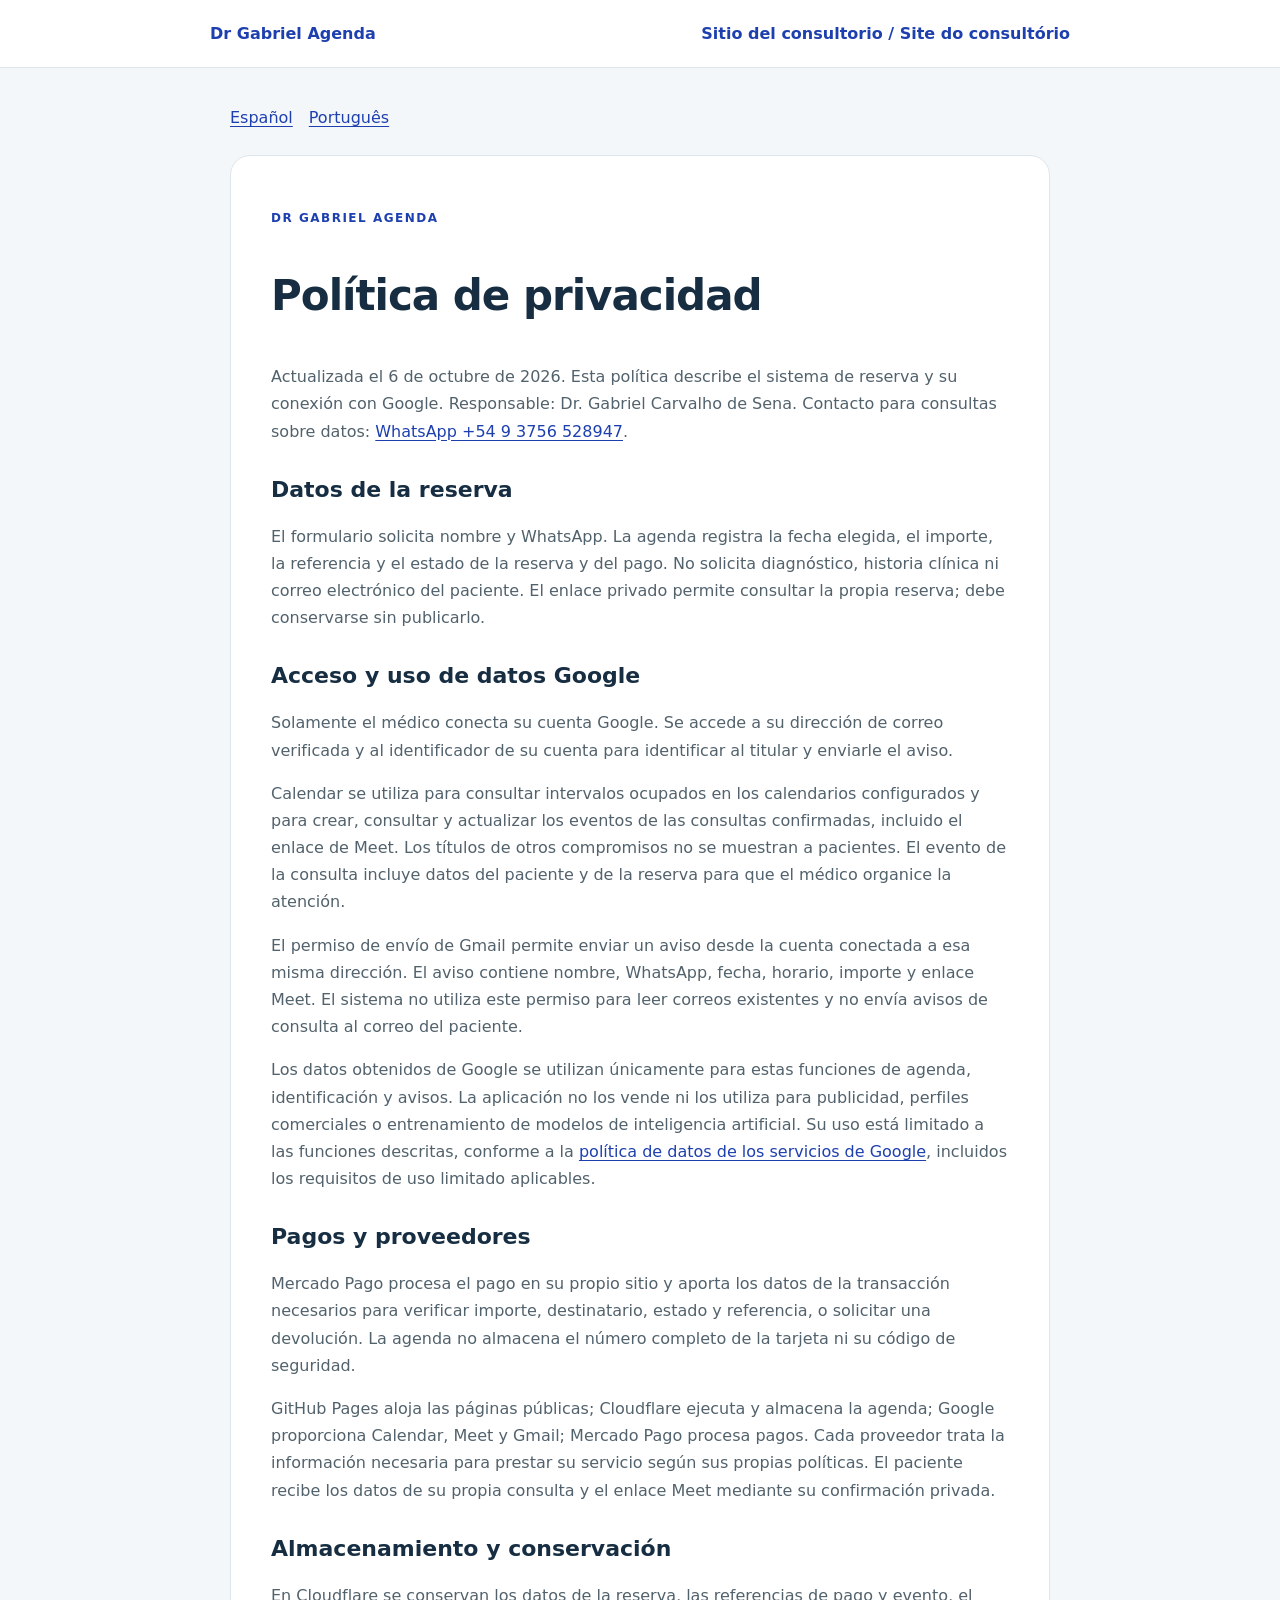
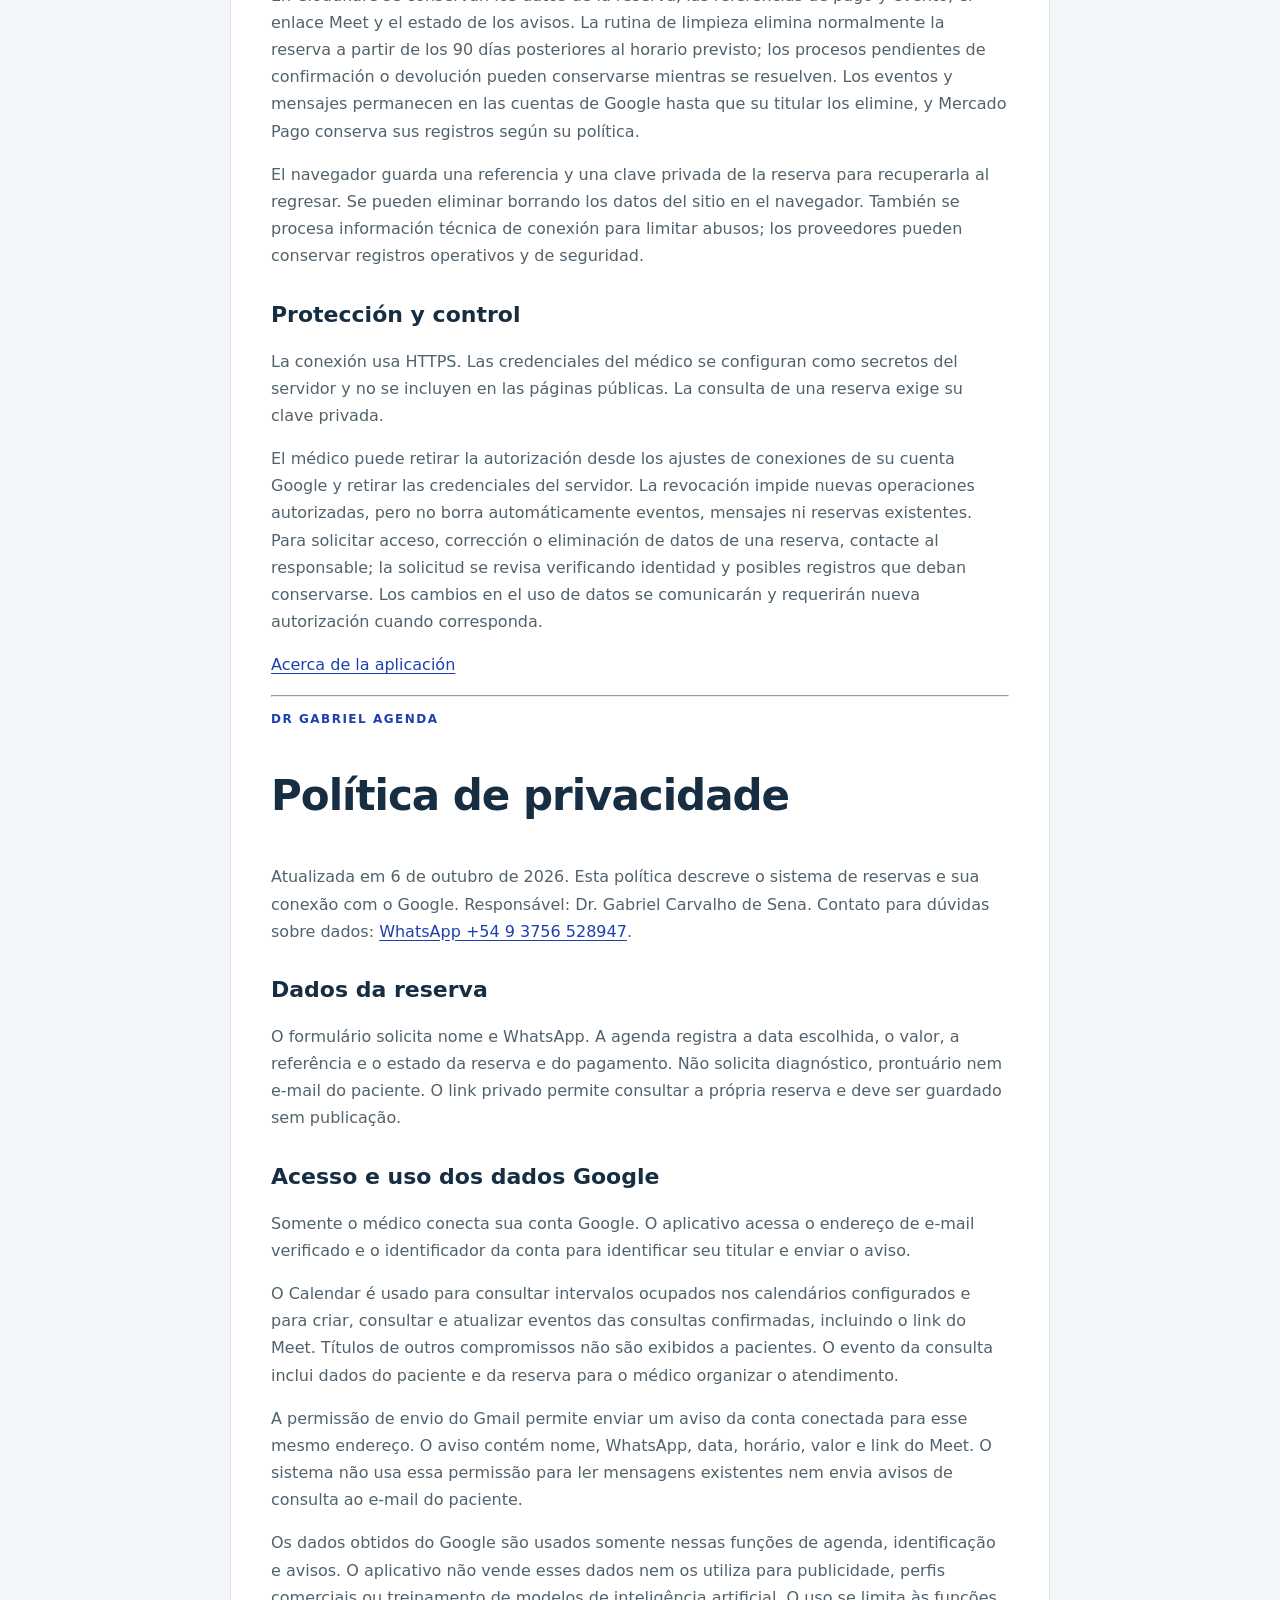
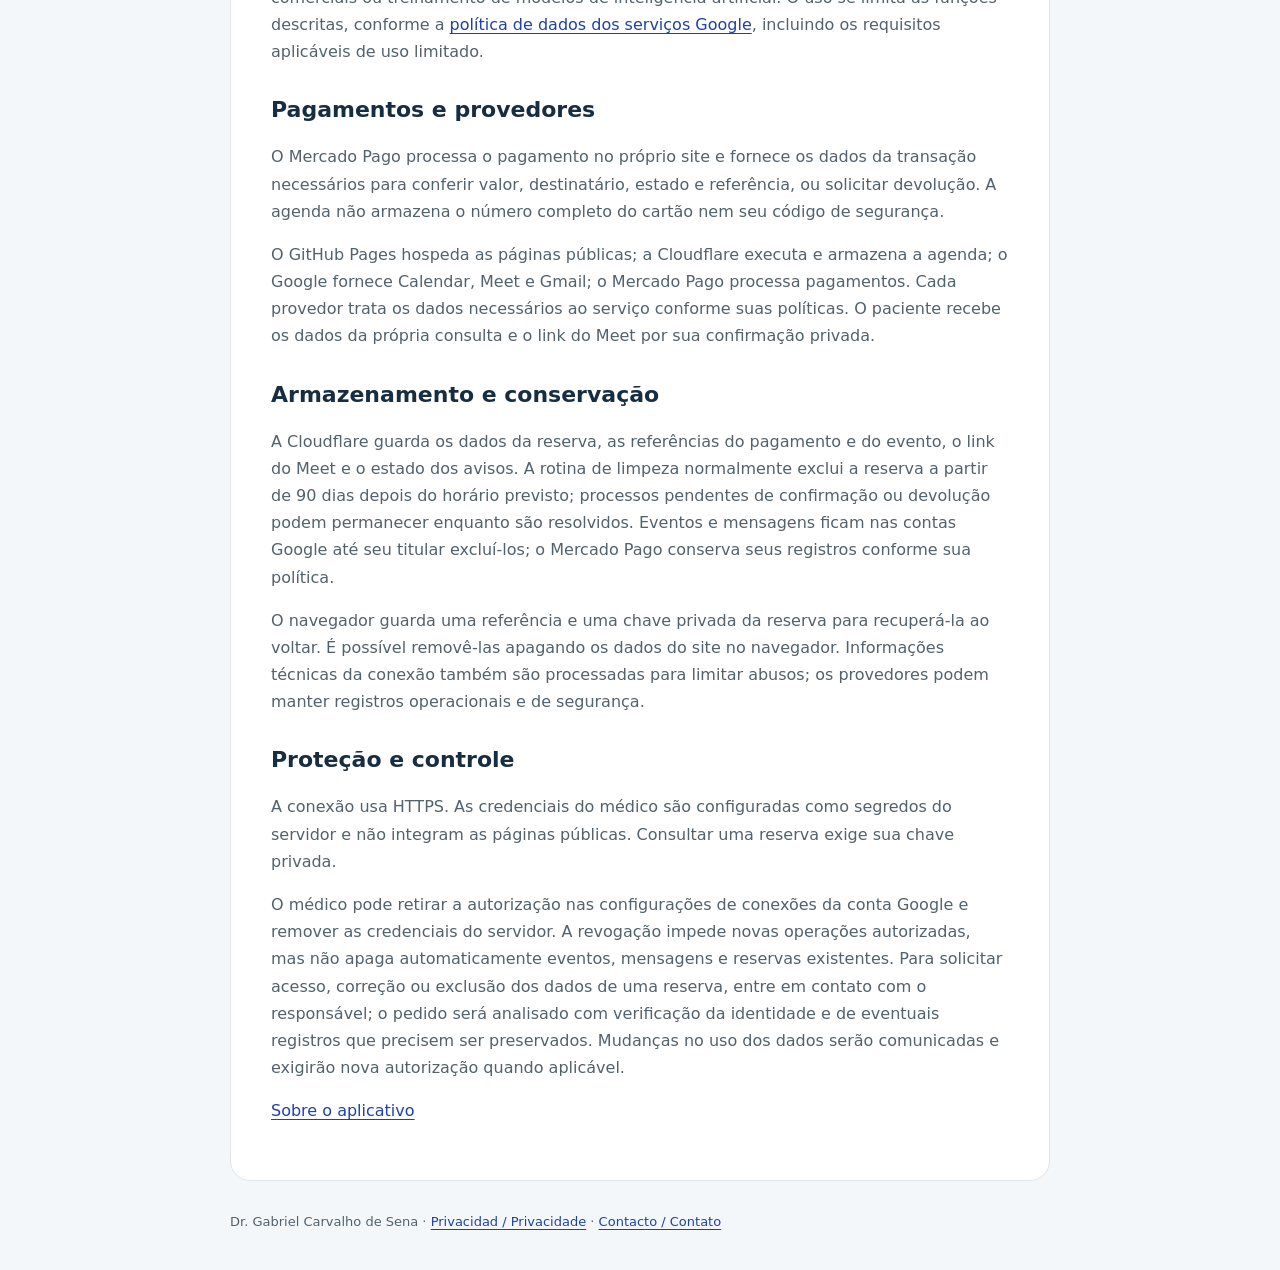
<file: privacidade.html>
<!doctype html>
<html lang="es"><head><meta charset="utf-8"><meta name="viewport" content="width=device-width,initial-scale=1"><title>Política de privacidad / Política de privacidade · Dr Gabriel Agenda</title><meta name="description" content="Información sobre Dr Gabriel Agenda y el uso de datos para organizar consultas."><style>*{box-sizing:border-box}body{margin:0;background:#f4f7fa;color:#172e42;font:16px/1.7 system-ui,-apple-system,Segoe UI,sans-serif}header{background:white;border-bottom:1px solid #dde5ed;padding:20px max(20px,calc((100vw - 860px)/2));display:flex;gap:20px;justify-content:space-between;flex-wrap:wrap}a{color:#1e40af;text-underline-offset:3px}header a{font-weight:700;text-decoration:none}main{max-width:860px;margin:36px auto;padding:0 20px}article{background:white;border:1px solid #dde5ed;border-radius:20px;padding:clamp(22px,4vw,40px);margin:24px 0}h1{font-size:clamp(30px,6vw,42px);line-height:1.2;letter-spacing:-1px}h2{font-size:22px;line-height:1.35;margin-top:30px}p,li{color:#52626c}.eyebrow{font-size:12px;font-weight:750;letter-spacing:1.5px;color:#1e40af}.langs{display:flex;gap:16px;flex-wrap:wrap}.button{display:inline-block;background:#1e40af;color:white;border-radius:10px;padding:12px 20px;text-decoration:none;margin-top:12px}.notice{background:#eef3ff;padding:16px 20px;border-radius:12px}footer{font-size:13px;color:#52626c;margin:30px 0}:focus-visible{outline:3px solid #1e40af;outline-offset:4px}section{scroll-margin-top:20px}</style></head><body><header><a href="agenda-app.html">Dr Gabriel Agenda</a><a href="index.html">Sitio del consultorio / Site do consultório</a></header><main><nav class="langs" aria-label="Idioma"><a href="#es" lang="es">Español</a><a href="#pt" lang="pt-BR">Português</a></nav><article><section id="es" lang="es"><p class="eyebrow">DR GABRIEL AGENDA</p><h1>Política de privacidad</h1><p>Actualizada el 6 de octubre de 2026. Esta política describe el sistema de reserva y su conexión con Google. Responsable: Dr. Gabriel Carvalho de Sena. Contacto para consultas sobre datos: <a href="https://wa.me/5493756528947">WhatsApp +54 9 3756 528947</a>.</p><h2>Datos de la reserva</h2><p>El formulario solicita nombre y WhatsApp. La agenda registra la fecha elegida, el importe, la referencia y el estado de la reserva y del pago. No solicita diagnóstico, historia clínica ni correo electrónico del paciente. El enlace privado permite consultar la propia reserva; debe conservarse sin publicarlo.</p><h2>Acceso y uso de datos Google</h2><p>Solamente el médico conecta su cuenta Google. Se accede a su dirección de correo verificada y al identificador de su cuenta para identificar al titular y enviarle el aviso.</p><p>Calendar se utiliza para consultar intervalos ocupados en los calendarios configurados y para crear, consultar y actualizar los eventos de las consultas confirmadas, incluido el enlace de Meet. Los títulos de otros compromisos no se muestran a pacientes. El evento de la consulta incluye datos del paciente y de la reserva para que el médico organice la atención.</p><p>El permiso de envío de Gmail permite enviar un aviso desde la cuenta conectada a esa misma dirección. El aviso contiene nombre, WhatsApp, fecha, horario, importe y enlace Meet. El sistema no utiliza este permiso para leer correos existentes y no envía avisos de consulta al correo del paciente.</p><p>Los datos obtenidos de Google se utilizan únicamente para estas funciones de agenda, identificación y avisos. La aplicación no los vende ni los utiliza para publicidad, perfiles comerciales o entrenamiento de modelos de inteligencia artificial. Su uso está limitado a las funciones descritas, conforme a la <a href="https://developers.google.com/terms/api-services-user-data-policy">política de datos de los servicios de Google</a>, incluidos los requisitos de uso limitado aplicables.</p><h2>Pagos y proveedores</h2><p>Mercado Pago procesa el pago en su propio sitio y aporta los datos de la transacción necesarios para verificar importe, destinatario, estado y referencia, o solicitar una devolución. La agenda no almacena el número completo de la tarjeta ni su código de seguridad.</p><p>GitHub Pages aloja las páginas públicas; Cloudflare ejecuta y almacena la agenda; Google proporciona Calendar, Meet y Gmail; Mercado Pago procesa pagos. Cada proveedor trata la información necesaria para prestar su servicio según sus propias políticas. El paciente recibe los datos de su propia consulta y el enlace Meet mediante su confirmación privada.</p><h2>Almacenamiento y conservación</h2><p>En Cloudflare se conservan los datos de la reserva, las referencias de pago y evento, el enlace Meet y el estado de los avisos. La rutina de limpieza elimina normalmente la reserva a partir de los 90 días posteriores al horario previsto; los procesos pendientes de confirmación o devolución pueden conservarse mientras se resuelven. Los eventos y mensajes permanecen en las cuentas de Google hasta que su titular los elimine, y Mercado Pago conserva sus registros según su política.</p><p>El navegador guarda una referencia y una clave privada de la reserva para recuperarla al regresar. Se pueden eliminar borrando los datos del sitio en el navegador. También se procesa información técnica de conexión para limitar abusos; los proveedores pueden conservar registros operativos y de seguridad.</p><h2>Protección y control</h2><p>La conexión usa HTTPS. Las credenciales del médico se configuran como secretos del servidor y no se incluyen en las páginas públicas. La consulta de una reserva exige su clave privada.</p><p>El médico puede retirar la autorización desde los ajustes de conexiones de su cuenta Google y retirar las credenciales del servidor. La revocación impide nuevas operaciones autorizadas, pero no borra automáticamente eventos, mensajes ni reservas existentes. Para solicitar acceso, corrección o eliminación de datos de una reserva, contacte al responsable; la solicitud se revisa verificando identidad y posibles registros que deban conservarse. Los cambios en el uso de datos se comunicarán y requerirán nueva autorización cuando corresponda.</p><p><a href="agenda-app.html#es">Acerca de la aplicación</a></p></section><hr><section id="pt" lang="pt-BR"><p class="eyebrow">DR GABRIEL AGENDA</p><h1>Política de privacidade</h1><p>Atualizada em 6 de outubro de 2026. Esta política descreve o sistema de reservas e sua conexão com o Google. Responsável: Dr. Gabriel Carvalho de Sena. Contato para dúvidas sobre dados: <a href="https://wa.me/5493756528947">WhatsApp +54 9 3756 528947</a>.</p><h2>Dados da reserva</h2><p>O formulário solicita nome e WhatsApp. A agenda registra a data escolhida, o valor, a referência e o estado da reserva e do pagamento. Não solicita diagnóstico, prontuário nem e-mail do paciente. O link privado permite consultar a própria reserva e deve ser guardado sem publicação.</p><h2>Acesso e uso dos dados Google</h2><p>Somente o médico conecta sua conta Google. O aplicativo acessa o endereço de e-mail verificado e o identificador da conta para identificar seu titular e enviar o aviso.</p><p>O Calendar é usado para consultar intervalos ocupados nos calendários configurados e para criar, consultar e atualizar eventos das consultas confirmadas, incluindo o link do Meet. Títulos de outros compromissos não são exibidos a pacientes. O evento da consulta inclui dados do paciente e da reserva para o médico organizar o atendimento.</p><p>A permissão de envio do Gmail permite enviar um aviso da conta conectada para esse mesmo endereço. O aviso contém nome, WhatsApp, data, horário, valor e link do Meet. O sistema não usa essa permissão para ler mensagens existentes nem envia avisos de consulta ao e-mail do paciente.</p><p>Os dados obtidos do Google são usados somente nessas funções de agenda, identificação e avisos. O aplicativo não vende esses dados nem os utiliza para publicidade, perfis comerciais ou treinamento de modelos de inteligência artificial. O uso se limita às funções descritas, conforme a <a href="https://developers.google.com/terms/api-services-user-data-policy">política de dados dos serviços Google</a>, incluindo os requisitos aplicáveis de uso limitado.</p><h2>Pagamentos e provedores</h2><p>O Mercado Pago processa o pagamento no próprio site e fornece os dados da transação necessários para conferir valor, destinatário, estado e referência, ou solicitar devolução. A agenda não armazena o número completo do cartão nem seu código de segurança.</p><p>O GitHub Pages hospeda as páginas públicas; a Cloudflare executa e armazena a agenda; o Google fornece Calendar, Meet e Gmail; o Mercado Pago processa pagamentos. Cada provedor trata os dados necessários ao serviço conforme suas políticas. O paciente recebe os dados da própria consulta e o link do Meet por sua confirmação privada.</p><h2>Armazenamento e conservação</h2><p>A Cloudflare guarda os dados da reserva, as referências do pagamento e do evento, o link do Meet e o estado dos avisos. A rotina de limpeza normalmente exclui a reserva a partir de 90 dias depois do horário previsto; processos pendentes de confirmação ou devolução podem permanecer enquanto são resolvidos. Eventos e mensagens ficam nas contas Google até seu titular excluí-los; o Mercado Pago conserva seus registros conforme sua política.</p><p>O navegador guarda uma referência e uma chave privada da reserva para recuperá-la ao voltar. É possível removê-las apagando os dados do site no navegador. Informações técnicas da conexão também são processadas para limitar abusos; os provedores podem manter registros operacionais e de segurança.</p><h2>Proteção e controle</h2><p>A conexão usa HTTPS. As credenciais do médico são configuradas como segredos do servidor e não integram as páginas públicas. Consultar uma reserva exige sua chave privada.</p><p>O médico pode retirar a autorização nas configurações de conexões da conta Google e remover as credenciais do servidor. A revogação impede novas operações autorizadas, mas não apaga automaticamente eventos, mensagens e reservas existentes. Para solicitar acesso, correção ou exclusão dos dados de uma reserva, entre em contato com o responsável; o pedido será analisado com verificação da identidade e de eventuais registros que precisem ser preservados. Mudanças no uso dos dados serão comunicadas e exigirão nova autorização quando aplicável.</p><p><a href="agenda-app.html#pt">Sobre o aplicativo</a></p></section></article><footer>Dr. Gabriel Carvalho de Sena · <a href="privacidade.html">Privacidad / Privacidade</a> · <a href="https://wa.me/5493756528947">Contacto / Contato</a></footer></main></body></html>
</file>
<file: assets/home-booking.css>
/* Agendamento da página inicial. */
section[id], details[id], #agendamento { scroll-margin-top: calc(var(--header-height, 112px) + 18px); }
header .nav-actions .btn { display: inline-flex; align-items: center; justify-content: center; background: #1e40af; }
.service-intro { max-width: 930px; margin-bottom: 34px; }
.service-intro h3 { font-size: 23px; }
.service-intro p { color: var(--muted); font-size: 16px; }
.booking-grid { display: grid; grid-template-columns: repeat(2, minmax(0, 1fr)); gap: 24px; align-items: start; }
.booking-card { min-width: 0; padding: 32px; border: 1px solid var(--line); border-radius: 22px; background: #fff; box-shadow: 0 10px 35px #13212b08; }
.booking-card.whatsapp { background: linear-gradient(155deg, #f0fdf7, #fff 65%); border-color: #b8decb; }
.booking-card.online { background: linear-gradient(155deg, #eff6ff, #fff 65%); }
.booking-label { display: inline-flex; align-items: center; gap: 9px; padding: 6px 11px; margin-bottom: 20px; border-radius: 999px; font-size: 12px; font-weight: 750; color: #17603d; background: #e2f4e9; }
.booking-card.online .booking-label { color: #1e40af; background: #dbeafe; }
.booking-card h3 { font-size: clamp(22px, 2.4vw, 29px); line-height: 1.25; letter-spacing: -.025em; max-width: 410px; }
.booking-card p { font-size: 15px; color: var(--muted); margin: 15px 0 24px; }
.booking-card .btn { min-height: 48px; width: 100%; display: flex; align-items: center; justify-content: center; gap: 10px; font-family: inherit; font-size: 16px; background: #1e40af; }
.booking-card .btn:hover { background: #17378f; }
.booking-card.whatsapp .btn { background: #17603d; }
.booking-card.whatsapp .btn:hover { background: #124b30; }
.booking-card .booking-note { font-size: 13px; line-height: 1.55; margin: 14px 0 0; }
.booking-symbol { width: 18px; height: 18px; fill: none; stroke: currentColor; stroke-width: 1.8; flex: 0 0 auto; }
.day-picker { margin-top: 24px; border: 1px solid #d5e9dd; border-radius: 16px; background: #fff; padding: 16px; }
.day-picker [hidden] { display: none !important; }
.calendar-head { display: grid; grid-template-columns: 40px 1fr 40px; align-items: center; gap: 7px; margin-bottom: 15px; }
.calendar-head h4 { margin: 0; text-align: center; font-size: 16px; line-height: 1.35; }
.calendar-head h4::first-letter { text-transform: uppercase; }
.calendar-nav { height: 40px; width: 40px; border: 1px solid #d5e9dd; border-radius: 10px; background: #fff; color: #17603d; font-size: 24px; cursor: pointer; }
.calendar-nav:hover:enabled { background: #effaf3; }
.calendar-nav:disabled { color: #9ba6a0; background: #f5f7f6; cursor: default; }
.calendar-weekdays, .calendar-days { display: grid; grid-template-columns: repeat(7, minmax(0, 1fr)); gap: 4px; }
.calendar-weekdays { margin-bottom: 7px; color: #52675b; font-size: 11px; font-weight: 700; text-align: center; }
.calendar-day { display: flex; align-items: center; justify-content: center; min-height: 43px; padding: 3px 0; border: 1px solid transparent; border-radius: 9px; font-size: 14px; line-height: 1; }
a.calendar-day { color: #17603d; font-weight: 750; background: #effaf3; }
a.calendar-day:hover { color: #fff; background: #17603d; }
.calendar-day.is-today { border-color: #17603d; }
span.calendar-day.is-disabled { color: #9ba6a0; }
.day-picker .calendar-instruction { margin: 14px 0 0; font-size: 12px; color: #52675b; }
.booking-fallback { display: inline-block; margin-top: 15px; color: #17603d; text-decoration: underline; }
.footer-privacy { color: #52626c; text-decoration: underline; }
@media (max-width: 760px) {
  .booking-grid { grid-template-columns: 1fr; gap: 18px; }
  .booking-card { padding: 26px; border-radius: 18px; }
  .booking-card h3 { max-width: none; font-size: 25px; }
  .service-intro { margin-bottom: 26px; }
}
@media (max-width: 560px) {
  header .nav-actions .btn { padding: 9px 11px; font-size: 13px; min-height: 40px; }
  header .brand { font-size: 15px; }
  .booking-card { padding: 22px 18px; }
  .booking-card h3 { font-size: 24px; }
  .booking-label { margin-bottom: 16px; }
  .day-picker { padding: 12px 8px; }
  .calendar-days, .calendar-weekdays { gap: 3px; }
  .calendar-day { min-height: 44px; }
  .calendar-head { grid-template-columns: 40px 1fr 40px; gap: 4px; }
  .calendar-head h4 { font-size: 15px; }
}

.price-line { display:flex; justify-content:space-between; align-items:flex-start; gap:14px; padding:12px 0; border-bottom:1px solid var(--line); font-size:14px; }
.price-line:last-child { border-bottom:0; }
.price-line strong { max-width:70%; }
.price-line span { white-space:nowrap; font-weight:800; color:#1e40af; }
</file>
